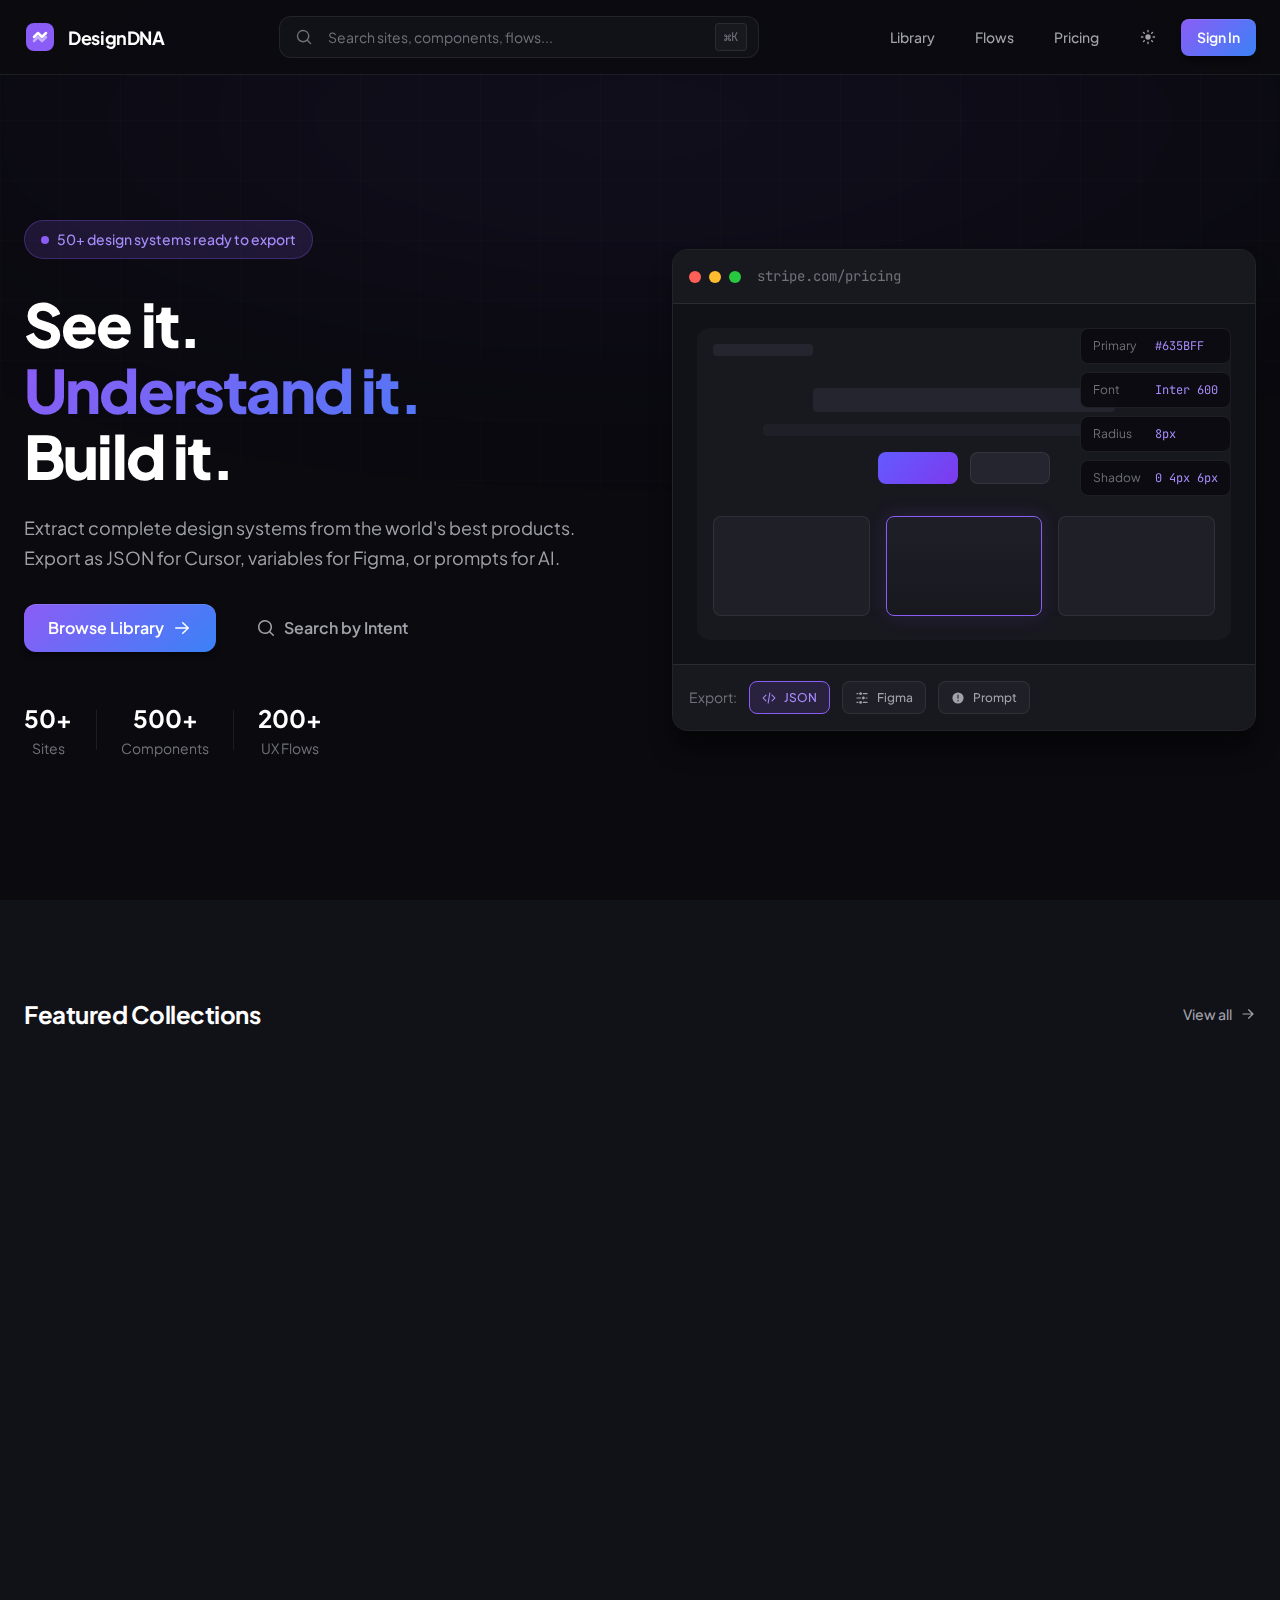
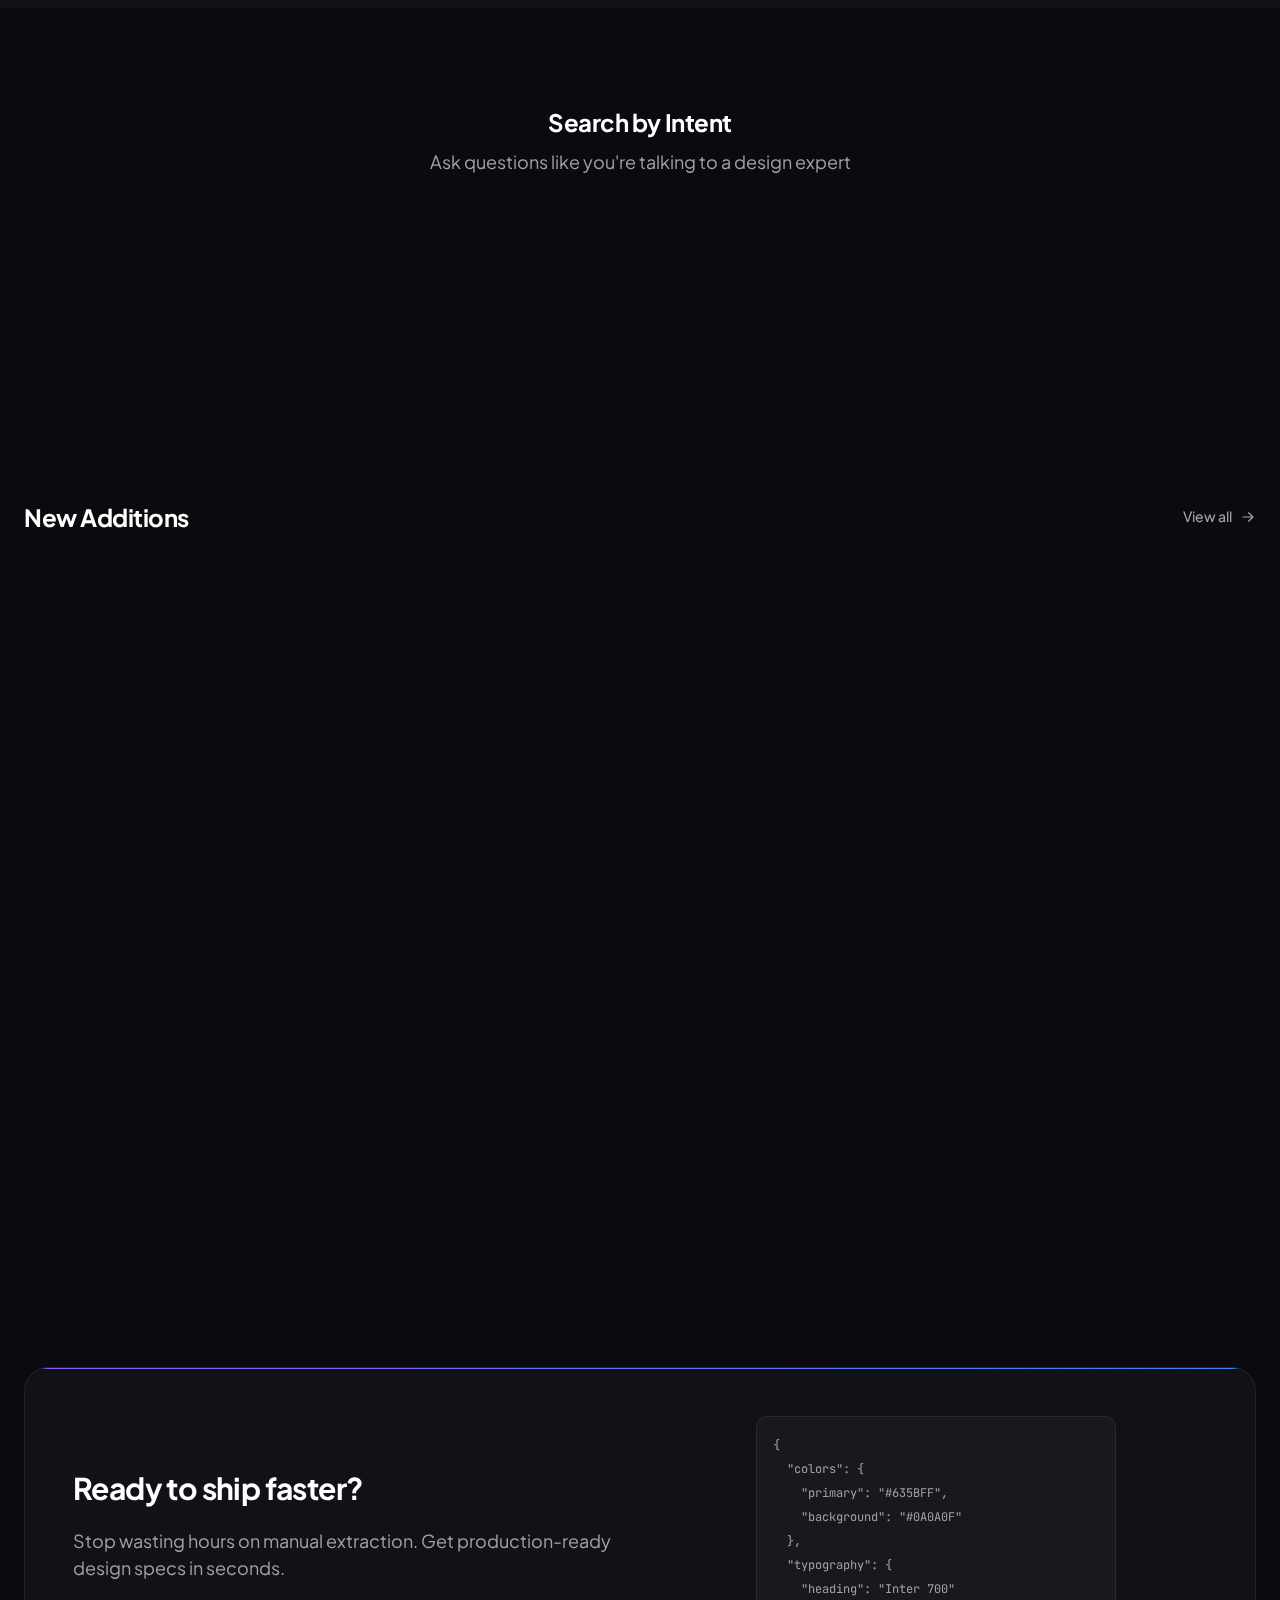
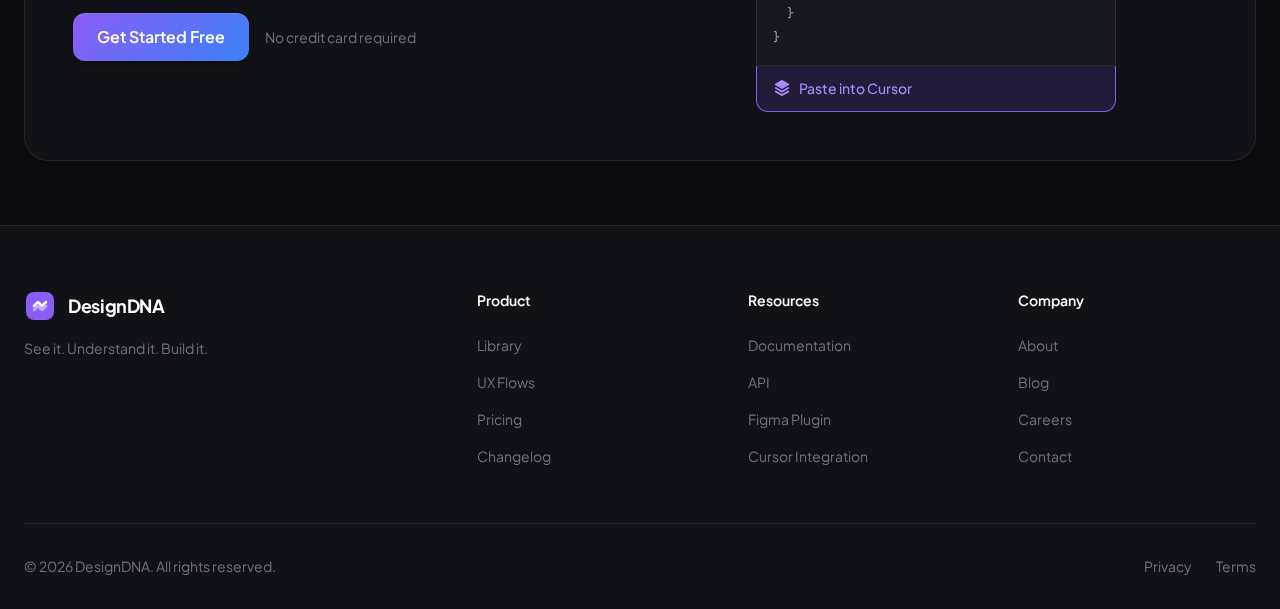
<file: prototype/index.html>
<!DOCTYPE html>
<html lang="en">
<head>
    <meta charset="UTF-8">
    <meta name="viewport" content="width=device-width, initial-scale=1.0">
    <title>DesignDNA - See it. Understand it. Build it.</title>
    <link rel="preconnect" href="https://fonts.googleapis.com">
    <link rel="preconnect" href="https://fonts.gstatic.com" crossorigin>
    <link href="https://fonts.googleapis.com/css2?family=JetBrains+Mono:wght@400;500;600&family=Plus+Jakarta+Sans:wght@400;500;600;700;800&display=swap" rel="stylesheet">
    <link rel="stylesheet" href="styles.css">
</head>
<body>
    <!-- Navigation -->
    <nav class="nav">
        <div class="nav-container">
            <a href="index.html" class="nav-logo">
                <svg class="logo-icon" viewBox="0 0 32 32" fill="none">
                    <rect x="2" y="2" width="28" height="28" rx="8" fill="url(#logo-gradient)"/>
                    <path d="M10 16L14 12L18 16L22 12" stroke="white" stroke-width="2.5" stroke-linecap="round" stroke-linejoin="round"/>
                    <path d="M10 20L14 16L18 20L22 16" stroke="white" stroke-width="2.5" stroke-linecap="round" stroke-linejoin="round" opacity="0.5"/>
                    <defs>
                        <linearGradient id="logo-gradient" x1="0" y1="0" x2="32" y2="32">
                            <stop offset="0%" stop-color="#8b5cf6"/>
                            <stop offset="100%" stop-color="#3b82f6"/>
                        </linearGradient>
                    </defs>
                </svg>
                <span class="logo-text">DesignDNA</span>
            </a>

            <div class="nav-search">
                <svg class="search-icon" viewBox="0 0 20 20" fill="currentColor">
                    <path fill-rule="evenodd" d="M9 3.5a5.5 5.5 0 100 11 5.5 5.5 0 000-11zM2 9a7 7 0 1112.452 4.391l3.328 3.329a.75.75 0 11-1.06 1.06l-3.329-3.328A7 7 0 012 9z" clip-rule="evenodd"/>
                </svg>
                <input type="text" placeholder="Search sites, components, flows..." class="search-input" id="search-input">
                <kbd class="search-shortcut">⌘K</kbd>
            </div>

            <div class="nav-links">
                <a href="library.html" class="nav-link">Library</a>
                <a href="flows.html" class="nav-link">Flows</a>
                <a href="#" class="nav-link">Pricing</a>
                <button class="btn btn-ghost" id="theme-toggle">
                    <svg class="icon-sun" viewBox="0 0 20 20" fill="currentColor">
                        <path d="M10 2a.75.75 0 01.75.75v1.5a.75.75 0 01-1.5 0v-1.5A.75.75 0 0110 2zM10 15a.75.75 0 01.75.75v1.5a.75.75 0 01-1.5 0v-1.5A.75.75 0 0110 15zM10 7a3 3 0 100 6 3 3 0 000-6zM15.657 5.404a.75.75 0 10-1.06-1.06l-1.061 1.06a.75.75 0 001.06 1.061l1.06-1.06zM6.464 14.596a.75.75 0 10-1.06-1.06l-1.06 1.06a.75.75 0 001.06 1.06l1.06-1.06zM18 10a.75.75 0 01-.75.75h-1.5a.75.75 0 010-1.5h1.5A.75.75 0 0118 10zM5 10a.75.75 0 01-.75.75h-1.5a.75.75 0 010-1.5h1.5A.75.75 0 015 10zM14.596 15.657a.75.75 0 001.06-1.06l-1.06-1.061a.75.75 0 10-1.061 1.06l1.06 1.06zM5.404 6.464a.75.75 0 001.06-1.06l-1.06-1.06a.75.75 0 10-1.061 1.06l1.06 1.06z"/>
                    </svg>
                </button>
                <a href="#" class="btn btn-primary">Sign In</a>
            </div>
        </div>
    </nav>

    <!-- Hero Section -->
    <section class="hero">
        <div class="hero-bg">
            <div class="hero-gradient"></div>
            <div class="hero-grid"></div>
        </div>

        <div class="hero-content">
            <div class="hero-badge">
                <span class="badge-dot"></span>
                <span>50+ design systems ready to export</span>
            </div>

            <h1 class="hero-title">
                <span class="title-line">See it.</span>
                <span class="title-line gradient-text">Understand it.</span>
                <span class="title-line">Build it.</span>
            </h1>

            <p class="hero-subtitle">
                Extract complete design systems from the world's best products.
                Export as JSON for Cursor, variables for Figma, or prompts for AI.
            </p>

            <div class="hero-actions">
                <a href="library.html" class="btn btn-primary btn-lg">
                    <span>Browse Library</span>
                    <svg viewBox="0 0 20 20" fill="currentColor">
                        <path fill-rule="evenodd" d="M3 10a.75.75 0 01.75-.75h10.638L10.23 5.29a.75.75 0 111.04-1.08l5.5 5.25a.75.75 0 010 1.08l-5.5 5.25a.75.75 0 11-1.04-1.08l4.158-3.96H3.75A.75.75 0 013 10z" clip-rule="evenodd"/>
                    </svg>
                </a>
                <button class="btn btn-ghost btn-lg" id="intent-search-btn">
                    <svg viewBox="0 0 20 20" fill="currentColor">
                        <path fill-rule="evenodd" d="M9 3.5a5.5 5.5 0 100 11 5.5 5.5 0 000-11zM2 9a7 7 0 1112.452 4.391l3.328 3.329a.75.75 0 11-1.06 1.06l-3.329-3.328A7 7 0 012 9z" clip-rule="evenodd"/>
                    </svg>
                    <span>Search by Intent</span>
                </button>
            </div>

            <div class="hero-stats">
                <div class="stat">
                    <span class="stat-value">50+</span>
                    <span class="stat-label">Sites</span>
                </div>
                <div class="stat-divider"></div>
                <div class="stat">
                    <span class="stat-value">500+</span>
                    <span class="stat-label">Components</span>
                </div>
                <div class="stat-divider"></div>
                <div class="stat">
                    <span class="stat-value">200+</span>
                    <span class="stat-label">UX Flows</span>
                </div>
            </div>
        </div>

        <!-- Hero Visual -->
        <div class="hero-visual">
            <div class="visual-card">
                <div class="visual-header">
                    <div class="visual-dots">
                        <span></span><span></span><span></span>
                    </div>
                    <span class="visual-url">stripe.com/pricing</span>
                </div>
                <div class="visual-content">
                    <div class="visual-screenshot">
                        <div class="screenshot-placeholder">
                            <div class="placeholder-header"></div>
                            <div class="placeholder-hero">
                                <div class="placeholder-title"></div>
                                <div class="placeholder-subtitle"></div>
                                <div class="placeholder-buttons">
                                    <span></span><span></span>
                                </div>
                            </div>
                            <div class="placeholder-cards">
                                <div class="placeholder-card"></div>
                                <div class="placeholder-card featured"></div>
                                <div class="placeholder-card"></div>
                            </div>
                        </div>
                    </div>

                    <!-- Extraction Overlay -->
                    <div class="extraction-overlay">
                        <div class="extraction-line line-1">
                            <span class="extraction-label">Primary</span>
                            <span class="extraction-value">#635BFF</span>
                        </div>
                        <div class="extraction-line line-2">
                            <span class="extraction-label">Font</span>
                            <span class="extraction-value">Inter 600</span>
                        </div>
                        <div class="extraction-line line-3">
                            <span class="extraction-label">Radius</span>
                            <span class="extraction-value">8px</span>
                        </div>
                        <div class="extraction-line line-4">
                            <span class="extraction-label">Shadow</span>
                            <span class="extraction-value">0 4px 6px</span>
                        </div>
                    </div>
                </div>

                <!-- Export Panel -->
                <div class="export-panel">
                    <span class="export-label">Export:</span>
                    <button class="export-btn active">
                        <svg viewBox="0 0 20 20" fill="currentColor">
                            <path fill-rule="evenodd" d="M6.28 5.22a.75.75 0 010 1.06L2.56 10l3.72 3.72a.75.75 0 01-1.06 1.06L.97 10.53a.75.75 0 010-1.06l4.25-4.25a.75.75 0 011.06 0zm7.44 0a.75.75 0 011.06 0l4.25 4.25a.75.75 0 010 1.06l-4.25 4.25a.75.75 0 01-1.06-1.06L17.44 10l-3.72-3.72a.75.75 0 010-1.06zM11.377 2.011a.75.75 0 01.612.867l-2.5 14.5a.75.75 0 01-1.478-.255l2.5-14.5a.75.75 0 01.866-.612z" clip-rule="evenodd"/>
                        </svg>
                        JSON
                    </button>
                    <button class="export-btn">
                        <svg viewBox="0 0 20 20" fill="currentColor">
                            <path d="M10 3.75a2 2 0 10-4 0 2 2 0 004 0zM17.25 4.5a.75.75 0 000-1.5h-5.5a.75.75 0 000 1.5h5.5zM5 3.75a.75.75 0 01-.75.75h-1.5a.75.75 0 010-1.5h1.5a.75.75 0 01.75.75zM4.25 17a.75.75 0 000-1.5h-1.5a.75.75 0 000 1.5h1.5zM17.25 17a.75.75 0 000-1.5h-5.5a.75.75 0 000 1.5h5.5zM9 10a.75.75 0 01-.75.75h-5.5a.75.75 0 010-1.5h5.5A.75.75 0 019 10zM17.25 10.75a.75.75 0 000-1.5h-1.5a.75.75 0 000 1.5h1.5zM14 10a2 2 0 10-4 0 2 2 0 004 0zM10 16.25a2 2 0 10-4 0 2 2 0 004 0z"/>
                        </svg>
                        Figma
                    </button>
                    <button class="export-btn">
                        <svg viewBox="0 0 20 20" fill="currentColor">
                            <path fill-rule="evenodd" d="M18 10a8 8 0 11-16 0 8 8 0 0116 0zm-8-5a.75.75 0 01.75.75v4.5a.75.75 0 01-1.5 0v-4.5A.75.75 0 0110 5zm0 10a1 1 0 100-2 1 1 0 000 2z" clip-rule="evenodd"/>
                        </svg>
                        Prompt
                    </button>
                </div>
            </div>
        </div>
    </section>

    <!-- Featured Collections -->
    <section class="section collections-section">
        <div class="container">
            <div class="section-header">
                <h2 class="section-title">Featured Collections</h2>
                <a href="library.html" class="section-link">
                    View all
                    <svg viewBox="0 0 20 20" fill="currentColor">
                        <path fill-rule="evenodd" d="M3 10a.75.75 0 01.75-.75h10.638L10.23 5.29a.75.75 0 111.04-1.08l5.5 5.25a.75.75 0 010 1.08l-5.5 5.25a.75.75 0 11-1.04-1.08l4.158-3.96H3.75A.75.75 0 013 10z" clip-rule="evenodd"/>
                    </svg>
                </a>
            </div>

            <div class="collections-grid">
                <a href="#" class="collection-card">
                    <div class="collection-icon dark-mode">
                        <svg viewBox="0 0 24 24" fill="currentColor">
                            <path fill-rule="evenodd" d="M9.528 1.718a.75.75 0 01.162.819A8.97 8.97 0 009 6a9 9 0 009 9 8.97 8.97 0 003.463-.69.75.75 0 01.981.98 10.503 10.503 0 01-9.694 6.46c-5.799 0-10.5-4.701-10.5-10.5 0-4.368 2.667-8.112 6.46-9.694a.75.75 0 01.818.162z" clip-rule="evenodd"/>
                        </svg>
                    </div>
                    <h3 class="collection-title">Dark Mode Kings</h3>
                    <p class="collection-desc">The best dark mode implementations from Linear, Vercel, Raycast, and more</p>
                    <span class="collection-count">12 sites</span>
                </a>

                <a href="#" class="collection-card">
                    <div class="collection-icon mobile">
                        <svg viewBox="0 0 24 24" fill="currentColor">
                            <path d="M10.5 18.75a.75.75 0 000 1.5h3a.75.75 0 000-1.5h-3z"/>
                            <path fill-rule="evenodd" d="M8.625.75A3.375 3.375 0 005.25 4.125v15.75a3.375 3.375 0 003.375 3.375h6.75a3.375 3.375 0 003.375-3.375V4.125A3.375 3.375 0 0015.375.75h-6.75zM7.5 4.125C7.5 3.504 8.004 3 8.625 3H9.75v.375c0 .621.504 1.125 1.125 1.125h2.25c.621 0 1.125-.504 1.125-1.125V3h1.125c.621 0 1.125.504 1.125 1.125v15.75c0 .621-.504 1.125-1.125 1.125h-6.75A1.125 1.125 0 017.5 19.875V4.125z" clip-rule="evenodd"/>
                        </svg>
                    </div>
                    <h3 class="collection-title">Mobile Excellence</h3>
                    <p class="collection-desc">Top iOS and Android app design systems from Mercury, Cash App, and Robinhood</p>
                    <span class="collection-count">8 sites</span>
                </a>

                <a href="#" class="collection-card">
                    <div class="collection-icon devtools">
                        <svg viewBox="0 0 24 24" fill="currentColor">
                            <path fill-rule="evenodd" d="M14.447 3.027a.75.75 0 01.527.92l-4.5 16.5a.75.75 0 01-1.448-.394l4.5-16.5a.75.75 0 01.921-.526zM16.72 6.22a.75.75 0 011.06 0l5.25 5.25a.75.75 0 010 1.06l-5.25 5.25a.75.75 0 11-1.06-1.06L21.44 12l-4.72-4.72a.75.75 0 010-1.06zm-9.44 0a.75.75 0 010 1.06L2.56 12l4.72 4.72a.75.75 0 11-1.06 1.06L.97 12.53a.75.75 0 010-1.06l5.25-5.25a.75.75 0 011.06 0z" clip-rule="evenodd"/>
                        </svg>
                    </div>
                    <h3 class="collection-title">Dev Tool Aesthetic</h3>
                    <p class="collection-desc">Stripe, Vercel, Supabase - the design language developers love</p>
                    <span class="collection-count">15 sites</span>
                </a>

                <a href="#" class="collection-card">
                    <div class="collection-icon fintech">
                        <svg viewBox="0 0 24 24" fill="currentColor">
                            <path d="M12 7.5a2.25 2.25 0 100 4.5 2.25 2.25 0 000-4.5z"/>
                            <path fill-rule="evenodd" d="M1.5 4.875C1.5 3.839 2.34 3 3.375 3h17.25c1.035 0 1.875.84 1.875 1.875v9.75c0 1.036-.84 1.875-1.875 1.875H3.375A1.875 1.875 0 011.5 14.625v-9.75zM8.25 9.75a3.75 3.75 0 117.5 0 3.75 3.75 0 01-7.5 0zM18.75 9a.75.75 0 00-.75.75v.008c0 .414.336.75.75.75h.008a.75.75 0 00.75-.75V9.75a.75.75 0 00-.75-.75h-.008zM4.5 9.75A.75.75 0 015.25 9h.008a.75.75 0 01.75.75v.008a.75.75 0 01-.75.75H5.25a.75.75 0 01-.75-.75V9.75z" clip-rule="evenodd"/>
                            <path d="M2.25 18a.75.75 0 000 1.5c5.4 0 10.63.722 15.6 2.075 1.19.324 2.4-.558 2.4-1.82V18.75a.75.75 0 00-.75-.75H2.25z"/>
                        </svg>
                    </div>
                    <h3 class="collection-title">Fintech Refined</h3>
                    <p class="collection-desc">Mercury, Ramp, Brex - trust-building financial interfaces</p>
                    <span class="collection-count">10 sites</span>
                </a>
            </div>
        </div>
    </section>

    <!-- Intent Search Section -->
    <section class="section intent-section">
        <div class="container">
            <div class="intent-content">
                <h2 class="section-title">Search by Intent</h2>
                <p class="section-subtitle">Ask questions like you're talking to a design expert</p>

                <div class="intent-examples">
                    <button class="intent-chip" data-query="How do top SaaS apps handle pricing page design?">
                        <svg viewBox="0 0 20 20" fill="currentColor">
                            <path d="M9.25 13.25a.75.75 0 001.5 0V4.636l2.955 3.129a.75.75 0 001.09-1.03l-4.25-4.5a.75.75 0 00-1.09 0l-4.25 4.5a.75.75 0 101.09 1.03L9.25 4.636v8.614z"/>
                            <path d="M3.5 12.75a.75.75 0 00-1.5 0v2.5A2.75 2.75 0 004.75 18h10.5A2.75 2.75 0 0018 15.25v-2.5a.75.75 0 00-1.5 0v2.5c0 .69-.56 1.25-1.25 1.25H4.75c-.69 0-1.25-.56-1.25-1.25v-2.5z"/>
                        </svg>
                        How do top SaaS apps handle pricing page design?
                    </button>

                    <button class="intent-chip" data-query="Best onboarding flows for fintech apps">
                        <svg viewBox="0 0 20 20" fill="currentColor">
                            <path fill-rule="evenodd" d="M3 4.25A2.25 2.25 0 015.25 2h5.5A2.25 2.25 0 0113 4.25v2a.75.75 0 01-1.5 0v-2a.75.75 0 00-.75-.75h-5.5a.75.75 0 00-.75.75v11.5c0 .414.336.75.75.75h5.5a.75.75 0 00.75-.75v-2a.75.75 0 011.5 0v2A2.25 2.25 0 0110.75 18h-5.5A2.25 2.25 0 013 15.75V4.25z" clip-rule="evenodd"/>
                            <path fill-rule="evenodd" d="M6 10a.75.75 0 01.75-.75h9.546l-1.048-.943a.75.75 0 111.004-1.114l2.5 2.25a.75.75 0 010 1.114l-2.5 2.25a.75.75 0 11-1.004-1.114l1.048-.943H6.75A.75.75 0 016 10z" clip-rule="evenodd"/>
                        </svg>
                        Best onboarding flows for fintech apps
                    </button>

                    <button class="intent-chip" data-query="Dark mode button component examples">
                        <svg viewBox="0 0 20 20" fill="currentColor">
                            <path d="M4.25 2A2.25 2.25 0 002 4.25v2.5A2.25 2.25 0 004.25 9h2.5A2.25 2.25 0 009 6.75v-2.5A2.25 2.25 0 006.75 2h-2.5zM4.25 11A2.25 2.25 0 002 13.25v2.5A2.25 2.25 0 004.25 18h2.5A2.25 2.25 0 009 15.75v-2.5A2.25 2.25 0 006.75 11h-2.5zM11 4.25A2.25 2.25 0 0113.25 2h2.5A2.25 2.25 0 0118 4.25v2.5A2.25 2.25 0 0115.75 9h-2.5A2.25 2.25 0 0111 6.75v-2.5zM13.25 11A2.25 2.25 0 0011 13.25v2.5A2.25 2.25 0 0013.25 18h2.5A2.25 2.25 0 0018 15.75v-2.5A2.25 2.25 0 0015.75 11h-2.5z"/>
                        </svg>
                        Dark mode button component examples
                    </button>

                    <button class="intent-chip" data-query="How does Linear handle empty states?">
                        <svg viewBox="0 0 20 20" fill="currentColor">
                            <path fill-rule="evenodd" d="M4.5 2A1.5 1.5 0 003 3.5v13A1.5 1.5 0 004.5 18h11a1.5 1.5 0 001.5-1.5V7.621a1.5 1.5 0 00-.44-1.06l-4.12-4.122A1.5 1.5 0 0011.378 2H4.5zm2.25 8.5a.75.75 0 000 1.5h6.5a.75.75 0 000-1.5h-6.5zm0 3a.75.75 0 000 1.5h6.5a.75.75 0 000-1.5h-6.5z" clip-rule="evenodd"/>
                        </svg>
                        How does Linear handle empty states?
                    </button>
                </div>
            </div>
        </div>
    </section>

    <!-- New Additions Section -->
    <section class="section sites-section">
        <div class="container">
            <div class="section-header">
                <h2 class="section-title">New Additions</h2>
                <a href="library.html" class="section-link">
                    View all
                    <svg viewBox="0 0 20 20" fill="currentColor">
                        <path fill-rule="evenodd" d="M3 10a.75.75 0 01.75-.75h10.638L10.23 5.29a.75.75 0 111.04-1.08l5.5 5.25a.75.75 0 010 1.08l-5.5 5.25a.75.75 0 11-1.04-1.08l4.158-3.96H3.75A.75.75 0 013 10z" clip-rule="evenodd"/>
                    </svg>
                </a>
            </div>

            <div class="sites-grid">
                <a href="site-detail.html" class="site-card">
                    <div class="site-preview">
                        <div class="site-screenshot stripe-preview">
                            <div class="preview-nav">
                                <span class="preview-logo"></span>
                                <div class="preview-nav-items">
                                    <span></span><span></span><span></span>
                                </div>
                            </div>
                            <div class="preview-content">
                                <div class="preview-headline"></div>
                                <div class="preview-subline"></div>
                            </div>
                        </div>
                        <div class="site-overlay">
                            <div class="site-overlay-actions">
                                <span class="site-view-btn">View Design System</span>
                                <div class="site-actions-dropdown">
                                    <button class="site-action-btn">
                                        <svg viewBox="0 0 20 20" fill="currentColor">
                                            <path d="M10 3a1.5 1.5 0 110 3 1.5 1.5 0 010-3zM10 8.5a1.5 1.5 0 110 3 1.5 1.5 0 010-3zM11.5 15.5a1.5 1.5 0 10-3 0 1.5 1.5 0 003 0z"/>
                                        </svg>
                                    </button>
                                    <div class="site-actions-menu">
                                        <button class="site-action-option" data-action="collection">
                                            <svg viewBox="0 0 20 20" fill="currentColor">
                                                <path d="M3.196 12.87l-.825.483a.75.75 0 000 1.294l7.25 4.25a.75.75 0 00.758 0l7.25-4.25a.75.75 0 000-1.294l-.825-.484-5.666 3.322a2.25 2.25 0 01-2.276 0L3.196 12.87z"/>
                                                <path d="M3.196 8.87l-.825.483a.75.75 0 000 1.294l7.25 4.25a.75.75 0 00.758 0l7.25-4.25a.75.75 0 000-1.294l-.825-.484-5.666 3.322a2.25 2.25 0 01-2.276 0L3.196 8.87z"/>
                                                <path d="M10.38 1.103a.75.75 0 00-.76 0l-7.25 4.25a.75.75 0 000 1.294l7.25 4.25a.75.75 0 00.76 0l7.25-4.25a.75.75 0 000-1.294l-7.25-4.25z"/>
                                            </svg>
                                            <span>Add To Collection</span>
                                        </button>
                                        <button class="site-action-option" data-action="download">
                                            <svg viewBox="0 0 20 20" fill="currentColor">
                                                <path d="M10.75 2.75a.75.75 0 00-1.5 0v8.614L6.295 8.235a.75.75 0 10-1.09 1.03l4.25 4.5a.75.75 0 001.09 0l4.25-4.5a.75.75 0 00-1.09-1.03l-2.955 3.129V2.75z"/>
                                                <path d="M3.5 12.75a.75.75 0 00-1.5 0v2.5A2.75 2.75 0 004.75 18h10.5A2.75 2.75 0 0018 15.25v-2.5a.75.75 0 00-1.5 0v2.5c0 .69-.56 1.25-1.25 1.25H4.75c-.69 0-1.25-.56-1.25-1.25v-2.5z"/>
                                            </svg>
                                            <span>Download PNG</span>
                                        </button>
                                    </div>
                                </div>
                            </div>
                        </div>
                    </div>
                    <div class="site-info">
                        <h3 class="site-name">Stripe</h3>
                        <div class="site-tags">
                            <span class="site-tag">Fintech</span>
                            <span class="site-tag">Dev Tools</span>
                        </div>
                    </div>
                </a>

                <a href="#" class="site-card">
                    <div class="site-preview">
                        <div class="site-screenshot linear-preview">
                            <div class="preview-nav dark">
                                <span class="preview-logo"></span>
                            </div>
                            <div class="preview-content">
                                <div class="preview-headline"></div>
                                <div class="preview-cards">
                                    <span></span><span></span><span></span>
                                </div>
                            </div>
                        </div>
                        <div class="site-overlay">
                            <div class="site-overlay-actions">
                                <span class="site-view-btn">View Design System</span>
                                <div class="site-actions-dropdown">
                                    <button class="site-action-btn">
                                        <svg viewBox="0 0 20 20" fill="currentColor">
                                            <path d="M10 3a1.5 1.5 0 110 3 1.5 1.5 0 010-3zM10 8.5a1.5 1.5 0 110 3 1.5 1.5 0 010-3zM11.5 15.5a1.5 1.5 0 10-3 0 1.5 1.5 0 003 0z"/>
                                        </svg>
                                    </button>
                                    <div class="site-actions-menu">
                                        <button class="site-action-option" data-action="collection">
                                            <svg viewBox="0 0 20 20" fill="currentColor">
                                                <path d="M3.196 12.87l-.825.483a.75.75 0 000 1.294l7.25 4.25a.75.75 0 00.758 0l7.25-4.25a.75.75 0 000-1.294l-.825-.484-5.666 3.322a2.25 2.25 0 01-2.276 0L3.196 12.87z"/>
                                                <path d="M3.196 8.87l-.825.483a.75.75 0 000 1.294l7.25 4.25a.75.75 0 00.758 0l7.25-4.25a.75.75 0 000-1.294l-.825-.484-5.666 3.322a2.25 2.25 0 01-2.276 0L3.196 8.87z"/>
                                                <path d="M10.38 1.103a.75.75 0 00-.76 0l-7.25 4.25a.75.75 0 000 1.294l7.25 4.25a.75.75 0 00.76 0l7.25-4.25a.75.75 0 000-1.294l-7.25-4.25z"/>
                                            </svg>
                                            <span>Add To Collection</span>
                                        </button>
                                        <button class="site-action-option" data-action="download">
                                            <svg viewBox="0 0 20 20" fill="currentColor">
                                                <path d="M10.75 2.75a.75.75 0 00-1.5 0v8.614L6.295 8.235a.75.75 0 10-1.09 1.03l4.25 4.5a.75.75 0 001.09 0l4.25-4.5a.75.75 0 00-1.09-1.03l-2.955 3.129V2.75z"/>
                                                <path d="M3.5 12.75a.75.75 0 00-1.5 0v2.5A2.75 2.75 0 004.75 18h10.5A2.75 2.75 0 0018 15.25v-2.5a.75.75 0 00-1.5 0v2.5c0 .69-.56 1.25-1.25 1.25H4.75c-.69 0-1.25-.56-1.25-1.25v-2.5z"/>
                                            </svg>
                                            <span>Download PNG</span>
                                        </button>
                                    </div>
                                </div>
                            </div>
                        </div>
                    </div>
                    <div class="site-info">
                        <h3 class="site-name">Linear</h3>
                        <div class="site-tags">
                            <span class="site-tag">Productivity</span>
                            <span class="site-tag">Dark Mode</span>
                        </div>
                    </div>
                </a>

                <a href="#" class="site-card">
                    <div class="site-preview">
                        <div class="site-screenshot vercel-preview">
                            <div class="preview-nav dark">
                                <span class="preview-logo triangle"></span>
                            </div>
                            <div class="preview-content">
                                <div class="preview-code">
                                    <span></span>
                                    <span></span>
                                    <span></span>
                                </div>
                            </div>
                        </div>
                        <div class="site-overlay">
                            <div class="site-overlay-actions">
                                <span class="site-view-btn">View Design System</span>
                                <div class="site-actions-dropdown">
                                    <button class="site-action-btn">
                                        <svg viewBox="0 0 20 20" fill="currentColor">
                                            <path d="M10 3a1.5 1.5 0 110 3 1.5 1.5 0 010-3zM10 8.5a1.5 1.5 0 110 3 1.5 1.5 0 010-3zM11.5 15.5a1.5 1.5 0 10-3 0 1.5 1.5 0 003 0z"/>
                                        </svg>
                                    </button>
                                    <div class="site-actions-menu">
                                        <button class="site-action-option" data-action="collection">
                                            <svg viewBox="0 0 20 20" fill="currentColor">
                                                <path d="M3.196 12.87l-.825.483a.75.75 0 000 1.294l7.25 4.25a.75.75 0 00.758 0l7.25-4.25a.75.75 0 000-1.294l-.825-.484-5.666 3.322a2.25 2.25 0 01-2.276 0L3.196 12.87z"/>
                                                <path d="M3.196 8.87l-.825.483a.75.75 0 000 1.294l7.25 4.25a.75.75 0 00.758 0l7.25-4.25a.75.75 0 000-1.294l-.825-.484-5.666 3.322a2.25 2.25 0 01-2.276 0L3.196 8.87z"/>
                                                <path d="M10.38 1.103a.75.75 0 00-.76 0l-7.25 4.25a.75.75 0 000 1.294l7.25 4.25a.75.75 0 00.76 0l7.25-4.25a.75.75 0 000-1.294l-7.25-4.25z"/>
                                            </svg>
                                            <span>Add To Collection</span>
                                        </button>
                                        <button class="site-action-option" data-action="download">
                                            <svg viewBox="0 0 20 20" fill="currentColor">
                                                <path d="M10.75 2.75a.75.75 0 00-1.5 0v8.614L6.295 8.235a.75.75 0 10-1.09 1.03l4.25 4.5a.75.75 0 001.09 0l4.25-4.5a.75.75 0 00-1.09-1.03l-2.955 3.129V2.75z"/>
                                                <path d="M3.5 12.75a.75.75 0 00-1.5 0v2.5A2.75 2.75 0 004.75 18h10.5A2.75 2.75 0 0018 15.25v-2.5a.75.75 0 00-1.5 0v2.5c0 .69-.56 1.25-1.25 1.25H4.75c-.69 0-1.25-.56-1.25-1.25v-2.5z"/>
                                            </svg>
                                            <span>Download PNG</span>
                                        </button>
                                    </div>
                                </div>
                            </div>
                        </div>
                    </div>
                    <div class="site-info">
                        <h3 class="site-name">Vercel</h3>
                        <div class="site-tags">
                            <span class="site-tag">Dev Tools</span>
                            <span class="site-tag">Dark Mode</span>
                        </div>
                    </div>
                </a>

                <a href="#" class="site-card">
                    <div class="site-preview">
                        <div class="site-screenshot mercury-preview">
                            <div class="preview-nav">
                                <span class="preview-logo"></span>
                            </div>
                            <div class="preview-content">
                                <div class="preview-balance">$125,430.00</div>
                                <div class="preview-chart"></div>
                            </div>
                        </div>
                        <div class="site-overlay">
                            <div class="site-overlay-actions">
                                <span class="site-view-btn">View Design System</span>
                                <div class="site-actions-dropdown">
                                    <button class="site-action-btn">
                                        <svg viewBox="0 0 20 20" fill="currentColor">
                                            <path d="M10 3a1.5 1.5 0 110 3 1.5 1.5 0 010-3zM10 8.5a1.5 1.5 0 110 3 1.5 1.5 0 010-3zM11.5 15.5a1.5 1.5 0 10-3 0 1.5 1.5 0 003 0z"/>
                                        </svg>
                                    </button>
                                    <div class="site-actions-menu">
                                        <button class="site-action-option" data-action="collection">
                                            <svg viewBox="0 0 20 20" fill="currentColor">
                                                <path d="M3.196 12.87l-.825.483a.75.75 0 000 1.294l7.25 4.25a.75.75 0 00.758 0l7.25-4.25a.75.75 0 000-1.294l-.825-.484-5.666 3.322a2.25 2.25 0 01-2.276 0L3.196 12.87z"/>
                                                <path d="M3.196 8.87l-.825.483a.75.75 0 000 1.294l7.25 4.25a.75.75 0 00.758 0l7.25-4.25a.75.75 0 000-1.294l-.825-.484-5.666 3.322a2.25 2.25 0 01-2.276 0L3.196 8.87z"/>
                                                <path d="M10.38 1.103a.75.75 0 00-.76 0l-7.25 4.25a.75.75 0 000 1.294l7.25 4.25a.75.75 0 00.76 0l7.25-4.25a.75.75 0 000-1.294l-7.25-4.25z"/>
                                            </svg>
                                            <span>Add To Collection</span>
                                        </button>
                                        <button class="site-action-option" data-action="download">
                                            <svg viewBox="0 0 20 20" fill="currentColor">
                                                <path d="M10.75 2.75a.75.75 0 00-1.5 0v8.614L6.295 8.235a.75.75 0 10-1.09 1.03l4.25 4.5a.75.75 0 001.09 0l4.25-4.5a.75.75 0 00-1.09-1.03l-2.955 3.129V2.75z"/>
                                                <path d="M3.5 12.75a.75.75 0 00-1.5 0v2.5A2.75 2.75 0 004.75 18h10.5A2.75 2.75 0 0018 15.25v-2.5a.75.75 0 00-1.5 0v2.5c0 .69-.56 1.25-1.25 1.25H4.75c-.69 0-1.25-.56-1.25-1.25v-2.5z"/>
                                            </svg>
                                            <span>Download PNG</span>
                                        </button>
                                    </div>
                                </div>
                            </div>
                        </div>
                    </div>
                    <div class="site-info">
                        <h3 class="site-name">Mercury</h3>
                        <div class="site-tags">
                            <span class="site-tag">Fintech</span>
                            <span class="site-tag">Mobile</span>
                        </div>
                    </div>
                </a>

                <a href="#" class="site-card">
                    <div class="site-preview">
                        <div class="site-screenshot raycast-preview">
                            <div class="preview-content dark">
                                <div class="preview-command-bar">
                                    <span class="preview-search-icon"></span>
                                    <span class="preview-input"></span>
                                </div>
                                <div class="preview-results">
                                    <span></span><span></span><span></span>
                                </div>
                            </div>
                        </div>
                        <div class="site-overlay">
                            <div class="site-overlay-actions">
                                <span class="site-view-btn">View Design System</span>
                                <div class="site-actions-dropdown">
                                    <button class="site-action-btn">
                                        <svg viewBox="0 0 20 20" fill="currentColor">
                                            <path d="M10 3a1.5 1.5 0 110 3 1.5 1.5 0 010-3zM10 8.5a1.5 1.5 0 110 3 1.5 1.5 0 010-3zM11.5 15.5a1.5 1.5 0 10-3 0 1.5 1.5 0 003 0z"/>
                                        </svg>
                                    </button>
                                    <div class="site-actions-menu">
                                        <button class="site-action-option" data-action="collection">
                                            <svg viewBox="0 0 20 20" fill="currentColor">
                                                <path d="M3.196 12.87l-.825.483a.75.75 0 000 1.294l7.25 4.25a.75.75 0 00.758 0l7.25-4.25a.75.75 0 000-1.294l-.825-.484-5.666 3.322a2.25 2.25 0 01-2.276 0L3.196 12.87z"/>
                                                <path d="M3.196 8.87l-.825.483a.75.75 0 000 1.294l7.25 4.25a.75.75 0 00.758 0l7.25-4.25a.75.75 0 000-1.294l-.825-.484-5.666 3.322a2.25 2.25 0 01-2.276 0L3.196 8.87z"/>
                                                <path d="M10.38 1.103a.75.75 0 00-.76 0l-7.25 4.25a.75.75 0 000 1.294l7.25 4.25a.75.75 0 00.76 0l7.25-4.25a.75.75 0 000-1.294l-7.25-4.25z"/>
                                            </svg>
                                            <span>Add To Collection</span>
                                        </button>
                                        <button class="site-action-option" data-action="download">
                                            <svg viewBox="0 0 20 20" fill="currentColor">
                                                <path d="M10.75 2.75a.75.75 0 00-1.5 0v8.614L6.295 8.235a.75.75 0 10-1.09 1.03l4.25 4.5a.75.75 0 001.09 0l4.25-4.5a.75.75 0 00-1.09-1.03l-2.955 3.129V2.75z"/>
                                                <path d="M3.5 12.75a.75.75 0 00-1.5 0v2.5A2.75 2.75 0 004.75 18h10.5A2.75 2.75 0 0018 15.25v-2.5a.75.75 0 00-1.5 0v2.5c0 .69-.56 1.25-1.25 1.25H4.75c-.69 0-1.25-.56-1.25-1.25v-2.5z"/>
                                            </svg>
                                            <span>Download PNG</span>
                                        </button>
                                    </div>
                                </div>
                            </div>
                        </div>
                    </div>
                    <div class="site-info">
                        <h3 class="site-name">Raycast</h3>
                        <div class="site-tags">
                            <span class="site-tag">Productivity</span>
                            <span class="site-tag">Dark Mode</span>
                        </div>
                    </div>
                </a>
            </div>
        </div>
    </section>

    <!-- CTA Section -->
    <section class="section cta-section">
        <div class="container">
            <div class="cta-card">
                <div class="cta-content">
                    <h2 class="cta-title">Ready to ship faster?</h2>
                    <p class="cta-desc">Stop wasting hours on manual extraction. Get production-ready design specs in seconds.</p>
                    <div class="cta-actions">
                        <a href="library.html" class="btn btn-primary btn-lg">Get Started Free</a>
                        <span class="cta-note">No credit card required</span>
                    </div>
                </div>
                <div class="cta-visual">
                    <div class="cta-export-demo">
                        <div class="demo-code">
                            <pre><code>{
  "colors": {
    "primary": "#635BFF",
    "background": "#0A0A0F"
  },
  "typography": {
    "heading": "Inter 700"
  }
}</code></pre>
                        </div>
                        <div class="demo-cursor">
                            <svg viewBox="0 0 20 20" fill="currentColor">
                                <path d="M3.196 12.87l-.825.483a.75.75 0 000 1.294l7.25 4.25a.75.75 0 00.758 0l7.25-4.25a.75.75 0 000-1.294l-.825-.484-5.666 3.322a2.25 2.25 0 01-2.276 0L3.196 12.87z"/>
                                <path d="M3.196 8.87l-.825.483a.75.75 0 000 1.294l7.25 4.25a.75.75 0 00.758 0l7.25-4.25a.75.75 0 000-1.294l-.825-.484-5.666 3.322a2.25 2.25 0 01-2.276 0L3.196 8.87z"/>
                                <path d="M10.38 1.103a.75.75 0 00-.76 0l-7.25 4.25a.75.75 0 000 1.294l7.25 4.25a.75.75 0 00.76 0l7.25-4.25a.75.75 0 000-1.294l-7.25-4.25z"/>
                            </svg>
                            <span>Paste into Cursor</span>
                        </div>
                    </div>
                </div>
            </div>
        </div>
    </section>

    <!-- Footer -->
    <footer class="footer">
        <div class="container">
            <div class="footer-content">
                <div class="footer-brand">
                    <a href="index.html" class="nav-logo">
                        <svg class="logo-icon" viewBox="0 0 32 32" fill="none">
                            <rect x="2" y="2" width="28" height="28" rx="8" fill="url(#footer-logo-gradient)"/>
                            <path d="M10 16L14 12L18 16L22 12" stroke="white" stroke-width="2.5" stroke-linecap="round" stroke-linejoin="round"/>
                            <path d="M10 20L14 16L18 20L22 16" stroke="white" stroke-width="2.5" stroke-linecap="round" stroke-linejoin="round" opacity="0.5"/>
                            <defs>
                                <linearGradient id="footer-logo-gradient" x1="0" y1="0" x2="32" y2="32">
                                    <stop offset="0%" stop-color="#8b5cf6"/>
                                    <stop offset="100%" stop-color="#3b82f6"/>
                                </linearGradient>
                            </defs>
                        </svg>
                        <span class="logo-text">DesignDNA</span>
                    </a>
                    <p class="footer-tagline">See it. Understand it. Build it.</p>
                </div>

                <div class="footer-links">
                    <div class="footer-column">
                        <h4>Product</h4>
                        <a href="library.html">Library</a>
                        <a href="flows.html">UX Flows</a>
                        <a href="#">Pricing</a>
                        <a href="#">Changelog</a>
                    </div>
                    <div class="footer-column">
                        <h4>Resources</h4>
                        <a href="#">Documentation</a>
                        <a href="#">API</a>
                        <a href="#">Figma Plugin</a>
                        <a href="#">Cursor Integration</a>
                    </div>
                    <div class="footer-column">
                        <h4>Company</h4>
                        <a href="#">About</a>
                        <a href="#">Blog</a>
                        <a href="#">Careers</a>
                        <a href="#">Contact</a>
                    </div>
                </div>
            </div>

            <div class="footer-bottom">
                <p>&copy; 2026 DesignDNA. All rights reserved.</p>
                <div class="footer-legal">
                    <a href="#">Privacy</a>
                    <a href="#">Terms</a>
                </div>
            </div>
        </div>
    </footer>

    <!-- Search Modal -->
    <div class="search-modal" id="search-modal">
        <div class="search-modal-overlay"></div>
        <div class="search-modal-content">
            <div class="search-modal-header">
                <svg viewBox="0 0 20 20" fill="currentColor">
                    <path fill-rule="evenodd" d="M9 3.5a5.5 5.5 0 100 11 5.5 5.5 0 000-11zM2 9a7 7 0 1112.452 4.391l3.328 3.329a.75.75 0 11-1.06 1.06l-3.329-3.328A7 7 0 012 9z" clip-rule="evenodd"/>
                </svg>
                <input type="text" placeholder="Search sites, components, flows..." class="search-modal-input" id="search-modal-input">
                <kbd>ESC</kbd>
            </div>
            <div class="search-modal-body">
                <div class="search-suggestions">
                    <h4>Suggestions</h4>
                    <a href="#" class="search-suggestion">
                        <svg viewBox="0 0 20 20" fill="currentColor">
                            <path fill-rule="evenodd" d="M9 3.5a5.5 5.5 0 100 11 5.5 5.5 0 000-11zM2 9a7 7 0 1112.452 4.391l3.328 3.329a.75.75 0 11-1.06 1.06l-3.329-3.328A7 7 0 012 9z" clip-rule="evenodd"/>
                        </svg>
                        <span>How do top SaaS apps handle pricing?</span>
                        <span class="search-type">Intent</span>
                    </a>
                    <a href="#" class="search-suggestion">
                        <svg viewBox="0 0 20 20" fill="currentColor">
                            <path fill-rule="evenodd" d="M4.5 2A2.5 2.5 0 002 4.5v11A2.5 2.5 0 004.5 18h11a2.5 2.5 0 002.5-2.5v-11A2.5 2.5 0 0015.5 2h-11zM6 7a1 1 0 011-1h6a1 1 0 110 2H7a1 1 0 01-1-1zm1 3a1 1 0 100 2h6a1 1 0 100-2H7zm-1 5a1 1 0 011-1h3a1 1 0 110 2H7a1 1 0 01-1-1z" clip-rule="evenodd"/>
                        </svg>
                        <span>Button components</span>
                        <span class="search-type">Components</span>
                    </a>
                    <a href="#" class="search-suggestion">
                        <svg viewBox="0 0 20 20" fill="currentColor">
                            <path d="M10 3.75a2 2 0 10-4 0 2 2 0 004 0zM17.25 4.5a.75.75 0 000-1.5h-5.5a.75.75 0 000 1.5h5.5z"/>
                        </svg>
                        <span>Stripe</span>
                        <span class="search-type">Site</span>
                    </a>
                </div>
                <div class="search-recent">
                    <h4>Recent</h4>
                    <a href="#" class="search-suggestion">
                        <svg viewBox="0 0 20 20" fill="currentColor">
                            <path fill-rule="evenodd" d="M10 18a8 8 0 100-16 8 8 0 000 16zm.75-13a.75.75 0 00-1.5 0v5c0 .414.336.75.75.75h4a.75.75 0 000-1.5h-3.25V5z" clip-rule="evenodd"/>
                        </svg>
                        <span>Dark mode implementations</span>
                    </a>
                </div>
            </div>
        </div>
    </div>

    <script src="script.js"></script>
</body>
</html>
</file>
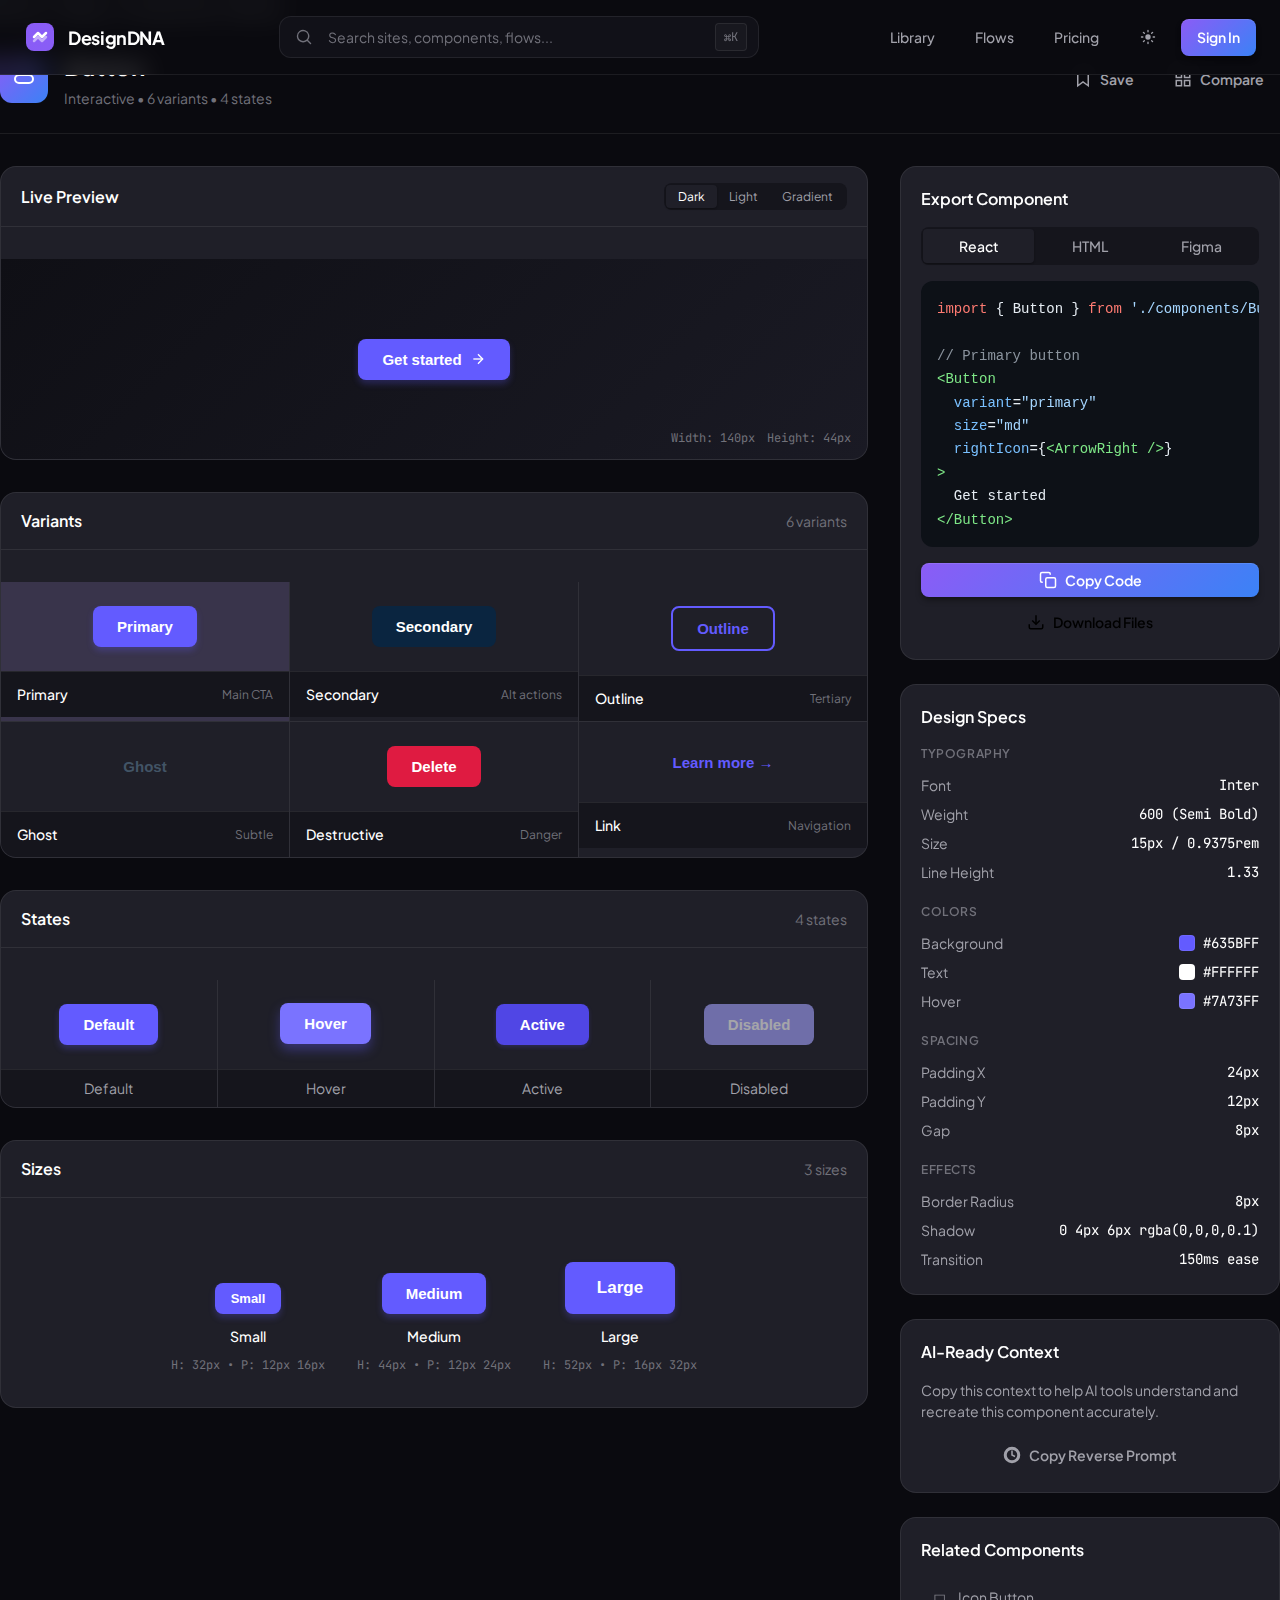
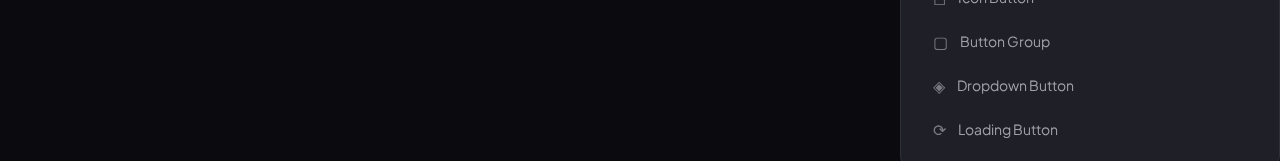
<file: prototype/component-detail.html>
<!DOCTYPE html>
<html lang="en">
<head>
    <meta charset="UTF-8">
    <meta name="viewport" content="width=device-width, initial-scale=1.0">
    <title>Button Component - Stripe | DesignDNA</title>
    <link rel="preconnect" href="https://fonts.googleapis.com">
    <link rel="preconnect" href="https://fonts.gstatic.com" crossorigin>
    <link href="https://fonts.googleapis.com/css2?family=Plus+Jakarta+Sans:wght@400;500;600;700&family=JetBrains+Mono:wght@400;500&display=swap" rel="stylesheet">
    <link rel="stylesheet" href="styles.css">
    <link rel="stylesheet" href="component-detail.css">
</head>
<body>
    <!-- Navigation -->
    <nav class="nav">
        <div class="nav-container">
            <a href="index.html" class="nav-logo">
                <svg class="logo-icon" viewBox="0 0 32 32" fill="none">
                    <rect x="2" y="2" width="28" height="28" rx="8" fill="url(#logo-gradient)"/>
                    <path d="M10 16L14 12L18 16L22 12" stroke="white" stroke-width="2.5" stroke-linecap="round" stroke-linejoin="round"/>
                    <path d="M10 20L14 16L18 20L22 16" stroke="white" stroke-width="2.5" stroke-linecap="round" stroke-linejoin="round" opacity="0.5"/>
                    <defs>
                        <linearGradient id="logo-gradient" x1="0" y1="0" x2="32" y2="32">
                            <stop offset="0%" stop-color="#8b5cf6"/>
                            <stop offset="100%" stop-color="#3b82f6"/>
                        </linearGradient>
                    </defs>
                </svg>
                <span class="logo-text">DesignDNA</span>
            </a>

            <div class="nav-search">
                <svg class="search-icon" viewBox="0 0 20 20" fill="currentColor">
                    <path fill-rule="evenodd" d="M9 3.5a5.5 5.5 0 100 11 5.5 5.5 0 000-11zM2 9a7 7 0 1112.452 4.391l3.328 3.329a.75.75 0 11-1.06 1.06l-3.329-3.328A7 7 0 012 9z" clip-rule="evenodd"/>
                </svg>
                <input type="text" placeholder="Search sites, components, flows..." class="search-input" id="search-input">
                <kbd class="search-shortcut">⌘K</kbd>
            </div>

            <div class="nav-links">
                <a href="library.html" class="nav-link">Library</a>
                <a href="#" class="nav-link">Flows</a>
                <a href="#" class="nav-link">Pricing</a>
                <button class="btn btn-ghost" id="theme-toggle">
                    <svg class="icon-sun" viewBox="0 0 20 20" fill="currentColor">
                        <path d="M10 2a.75.75 0 01.75.75v1.5a.75.75 0 01-1.5 0v-1.5A.75.75 0 0110 2zM10 15a.75.75 0 01.75.75v1.5a.75.75 0 01-1.5 0v-1.5A.75.75 0 0110 15zM10 7a3 3 0 100 6 3 3 0 000-6zM15.657 5.404a.75.75 0 10-1.06-1.06l-1.061 1.06a.75.75 0 001.06 1.061l1.06-1.06zM6.464 14.596a.75.75 0 10-1.06-1.06l-1.06 1.06a.75.75 0 001.06 1.06l1.06-1.06zM18 10a.75.75 0 01-.75.75h-1.5a.75.75 0 010-1.5h1.5A.75.75 0 0118 10zM5 10a.75.75 0 01-.75.75h-1.5a.75.75 0 010-1.5h1.5A.75.75 0 015 10zM14.596 15.657a.75.75 0 001.06-1.06l-1.06-1.061a.75.75 0 10-1.061 1.06l1.06 1.06zM5.404 6.464a.75.75 0 001.06-1.06l-1.06-1.06a.75.75 0 10-1.061 1.06l1.06 1.06z"/>
                    </svg>
                </button>
                <a href="#" class="btn btn-primary">Sign In</a>
            </div>
        </div>
    </nav>

    <main class="main">
        <!-- Breadcrumb -->
        <div class="breadcrumb">
            <a href="index.html">Home</a>
            <span class="breadcrumb-sep">/</span>
            <a href="site-detail.html">Stripe</a>
            <span class="breadcrumb-sep">/</span>
            <a href="site-detail.html#components">Components</a>
            <span class="breadcrumb-sep">/</span>
            <span class="breadcrumb-current">Button</span>
        </div>

        <!-- Component Header -->
        <header class="component-header">
            <div class="component-header-left">
                <div class="component-icon">
                    <svg width="24" height="24" viewBox="0 0 24 24" fill="none" stroke="currentColor" stroke-width="2">
                        <rect x="3" y="8" width="18" height="8" rx="4"/>
                    </svg>
                </div>
                <div class="component-info">
                    <h1>Button</h1>
                    <p class="component-meta">Interactive • 6 variants • 4 states</p>
                </div>
            </div>
            <div class="component-header-actions">
                <button class="btn btn-ghost" id="save-component">
                    <svg width="16" height="16" viewBox="0 0 24 24" fill="none" stroke="currentColor" stroke-width="2">
                        <path d="M19 21l-7-5-7 5V5a2 2 0 0 1 2-2h10a2 2 0 0 1 2 2z"/>
                    </svg>
                    Save
                </button>
                <button class="btn btn-ghost" id="compare-btn">
                    <svg width="16" height="16" viewBox="0 0 24 24" fill="none" stroke="currentColor" stroke-width="2">
                        <rect x="3" y="3" width="7" height="7"/>
                        <rect x="14" y="3" width="7" height="7"/>
                        <rect x="14" y="14" width="7" height="7"/>
                        <rect x="3" y="14" width="7" height="7"/>
                    </svg>
                    Compare
                </button>
            </div>
        </header>

        <div class="component-layout">
            <!-- Main Preview Area -->
            <div class="component-main">
                <!-- Live Preview -->
                <section class="component-preview-section">
                    <div class="section-header">
                        <h2>Live Preview</h2>
                        <div class="preview-controls">
                            <div class="bg-toggle">
                                <button class="bg-btn active" data-bg="dark">Dark</button>
                                <button class="bg-btn" data-bg="light">Light</button>
                                <button class="bg-btn" data-bg="gradient">Gradient</button>
                            </div>
                        </div>
                    </div>
                    <div class="preview-canvas" data-bg="dark">
                        <div class="preview-stage">
                            <button class="stripe-btn stripe-btn-primary" id="live-preview-btn">
                                Get started
                                <svg width="16" height="16" viewBox="0 0 24 24" fill="none" stroke="currentColor" stroke-width="2">
                                    <line x1="5" y1="12" x2="19" y2="12"/>
                                    <polyline points="12 5 19 12 12 19"/>
                                </svg>
                            </button>
                        </div>
                        <div class="preview-dimensions">
                            <span>Width: 140px</span>
                            <span>Height: 44px</span>
                        </div>
                    </div>
                </section>

                <!-- All Variants -->
                <section class="variants-section">
                    <div class="section-header">
                        <h2>Variants</h2>
                        <span class="variant-count">6 variants</span>
                    </div>
                    <div class="variants-grid">
                        <div class="variant-card active" data-variant="primary">
                            <div class="variant-preview">
                                <button class="stripe-btn stripe-btn-primary">Primary</button>
                            </div>
                            <div class="variant-info">
                                <span class="variant-name">Primary</span>
                                <span class="variant-usage">Main CTA</span>
                            </div>
                        </div>
                        <div class="variant-card" data-variant="secondary">
                            <div class="variant-preview">
                                <button class="stripe-btn stripe-btn-secondary">Secondary</button>
                            </div>
                            <div class="variant-info">
                                <span class="variant-name">Secondary</span>
                                <span class="variant-usage">Alt actions</span>
                            </div>
                        </div>
                        <div class="variant-card" data-variant="outline">
                            <div class="variant-preview">
                                <button class="stripe-btn stripe-btn-outline">Outline</button>
                            </div>
                            <div class="variant-info">
                                <span class="variant-name">Outline</span>
                                <span class="variant-usage">Tertiary</span>
                            </div>
                        </div>
                        <div class="variant-card" data-variant="ghost">
                            <div class="variant-preview">
                                <button class="stripe-btn stripe-btn-ghost">Ghost</button>
                            </div>
                            <div class="variant-info">
                                <span class="variant-name">Ghost</span>
                                <span class="variant-usage">Subtle</span>
                            </div>
                        </div>
                        <div class="variant-card" data-variant="destructive">
                            <div class="variant-preview">
                                <button class="stripe-btn stripe-btn-destructive">Delete</button>
                            </div>
                            <div class="variant-info">
                                <span class="variant-name">Destructive</span>
                                <span class="variant-usage">Danger</span>
                            </div>
                        </div>
                        <div class="variant-card" data-variant="link">
                            <div class="variant-preview">
                                <button class="stripe-btn stripe-btn-link">Learn more →</button>
                            </div>
                            <div class="variant-info">
                                <span class="variant-name">Link</span>
                                <span class="variant-usage">Navigation</span>
                            </div>
                        </div>
                    </div>
                </section>

                <!-- States -->
                <section class="states-section">
                    <div class="section-header">
                        <h2>States</h2>
                        <span class="state-count">4 states</span>
                    </div>
                    <div class="states-row">
                        <div class="state-item">
                            <div class="state-preview">
                                <button class="stripe-btn stripe-btn-primary">Default</button>
                            </div>
                            <span class="state-label">Default</span>
                        </div>
                        <div class="state-item">
                            <div class="state-preview">
                                <button class="stripe-btn stripe-btn-primary hover">Hover</button>
                            </div>
                            <span class="state-label">Hover</span>
                        </div>
                        <div class="state-item">
                            <div class="state-preview">
                                <button class="stripe-btn stripe-btn-primary active">Active</button>
                            </div>
                            <span class="state-label">Active</span>
                        </div>
                        <div class="state-item">
                            <div class="state-preview">
                                <button class="stripe-btn stripe-btn-primary disabled" disabled>Disabled</button>
                            </div>
                            <span class="state-label">Disabled</span>
                        </div>
                    </div>
                </section>

                <!-- Sizes -->
                <section class="sizes-section">
                    <div class="section-header">
                        <h2>Sizes</h2>
                        <span class="size-count">3 sizes</span>
                    </div>
                    <div class="sizes-row">
                        <div class="size-item">
                            <div class="size-preview">
                                <button class="stripe-btn stripe-btn-primary stripe-btn-sm">Small</button>
                            </div>
                            <div class="size-specs">
                                <span class="size-label">Small</span>
                                <span class="size-dims">H: 32px • P: 12px 16px</span>
                            </div>
                        </div>
                        <div class="size-item">
                            <div class="size-preview">
                                <button class="stripe-btn stripe-btn-primary">Medium</button>
                            </div>
                            <div class="size-specs">
                                <span class="size-label">Medium</span>
                                <span class="size-dims">H: 44px • P: 12px 24px</span>
                            </div>
                        </div>
                        <div class="size-item">
                            <div class="size-preview">
                                <button class="stripe-btn stripe-btn-primary stripe-btn-lg">Large</button>
                            </div>
                            <div class="size-specs">
                                <span class="size-label">Large</span>
                                <span class="size-dims">H: 52px • P: 16px 32px</span>
                            </div>
                        </div>
                    </div>
                </section>
            </div>

            <!-- Sidebar - Specs & Export -->
            <aside class="component-sidebar">
                <!-- Quick Export -->
                <section class="sidebar-section export-section">
                    <h3>Export Component</h3>
                    <div class="export-tabs">
                        <button class="export-tab active" data-export="react">React</button>
                        <button class="export-tab" data-export="html">HTML</button>
                        <button class="export-tab" data-export="figma">Figma</button>
                    </div>
                    <div class="code-preview" id="code-preview">
                        <pre><code class="language-jsx"><span class="code-keyword">import</span> { Button } <span class="code-keyword">from</span> <span class="code-string">'./components/Button'</span>

<span class="code-comment">// Primary button</span>
<span class="code-tag">&lt;Button</span>
  <span class="code-attr">variant</span>=<span class="code-string">"primary"</span>
  <span class="code-attr">size</span>=<span class="code-string">"md"</span>
  <span class="code-attr">rightIcon</span>={<span class="code-tag">&lt;ArrowRight /&gt;</span>}
<span class="code-tag">&gt;</span>
  Get started
<span class="code-tag">&lt;/Button&gt;</span></code></pre>
                    </div>
                    <div class="export-actions">
                        <button class="btn btn-primary btn-full" id="copy-code">
                            <svg width="16" height="16" viewBox="0 0 24 24" fill="none" stroke="currentColor" stroke-width="2">
                                <rect x="9" y="9" width="13" height="13" rx="2" ry="2"/>
                                <path d="M5 15H4a2 2 0 0 1-2-2V4a2 2 0 0 1 2-2h9a2 2 0 0 1 2 2v1"/>
                            </svg>
                            Copy Code
                        </button>
                        <button class="btn btn-secondary btn-full" id="download-component">
                            <svg width="16" height="16" viewBox="0 0 24 24" fill="none" stroke="currentColor" stroke-width="2">
                                <path d="M21 15v4a2 2 0 0 1-2 2H5a2 2 0 0 1-2-2v-4"/>
                                <polyline points="7 10 12 15 17 10"/>
                                <line x1="12" y1="15" x2="12" y2="3"/>
                            </svg>
                            Download Files
                        </button>
                    </div>
                </section>

                <!-- Design Specs -->
                <section class="sidebar-section specs-section">
                    <h3>Design Specs</h3>
                    <div class="specs-list">
                        <div class="spec-group">
                            <h4>Typography</h4>
                            <div class="spec-row">
                                <span class="spec-label">Font</span>
                                <span class="spec-value">Inter</span>
                            </div>
                            <div class="spec-row">
                                <span class="spec-label">Weight</span>
                                <span class="spec-value">600 (Semi Bold)</span>
                            </div>
                            <div class="spec-row">
                                <span class="spec-label">Size</span>
                                <span class="spec-value">15px / 0.9375rem</span>
                            </div>
                            <div class="spec-row">
                                <span class="spec-label">Line Height</span>
                                <span class="spec-value">1.33</span>
                            </div>
                        </div>
                        <div class="spec-group">
                            <h4>Colors</h4>
                            <div class="spec-row">
                                <span class="spec-label">Background</span>
                                <div class="spec-color">
                                    <span class="color-swatch" style="background: #635bff"></span>
                                    <span class="spec-value">#635BFF</span>
                                </div>
                            </div>
                            <div class="spec-row">
                                <span class="spec-label">Text</span>
                                <div class="spec-color">
                                    <span class="color-swatch" style="background: #ffffff"></span>
                                    <span class="spec-value">#FFFFFF</span>
                                </div>
                            </div>
                            <div class="spec-row">
                                <span class="spec-label">Hover</span>
                                <div class="spec-color">
                                    <span class="color-swatch" style="background: #7a73ff"></span>
                                    <span class="spec-value">#7A73FF</span>
                                </div>
                            </div>
                        </div>
                        <div class="spec-group">
                            <h4>Spacing</h4>
                            <div class="spec-row">
                                <span class="spec-label">Padding X</span>
                                <span class="spec-value">24px</span>
                            </div>
                            <div class="spec-row">
                                <span class="spec-label">Padding Y</span>
                                <span class="spec-value">12px</span>
                            </div>
                            <div class="spec-row">
                                <span class="spec-label">Gap</span>
                                <span class="spec-value">8px</span>
                            </div>
                        </div>
                        <div class="spec-group">
                            <h4>Effects</h4>
                            <div class="spec-row">
                                <span class="spec-label">Border Radius</span>
                                <span class="spec-value">8px</span>
                            </div>
                            <div class="spec-row">
                                <span class="spec-label">Shadow</span>
                                <span class="spec-value">0 4px 6px rgba(0,0,0,0.1)</span>
                            </div>
                            <div class="spec-row">
                                <span class="spec-label">Transition</span>
                                <span class="spec-value">150ms ease</span>
                            </div>
                        </div>
                    </div>
                </section>

                <!-- AI Context -->
                <section class="sidebar-section ai-section">
                    <h3>AI-Ready Context</h3>
                    <p class="ai-description">Copy this context to help AI tools understand and recreate this component accurately.</p>
                    <button class="btn btn-ghost btn-full" id="copy-ai-context">
                        <svg width="16" height="16" viewBox="0 0 24 24" fill="none" stroke="currentColor" stroke-width="2">
                            <path d="M12 2a10 10 0 1 0 10 10A10 10 0 0 0 12 2zm0 18a8 8 0 1 1 8-8 8 8 0 0 1-8 8z"/>
                            <path d="M12 6v6l4 2"/>
                        </svg>
                        Copy Reverse Prompt
                    </button>
                </section>

                <!-- Related Components -->
                <section class="sidebar-section related-section">
                    <h3>Related Components</h3>
                    <div class="related-list">
                        <a href="#" class="related-item">
                            <span class="related-icon">◻</span>
                            <span class="related-name">Icon Button</span>
                        </a>
                        <a href="#" class="related-item">
                            <span class="related-icon">▢</span>
                            <span class="related-name">Button Group</span>
                        </a>
                        <a href="#" class="related-item">
                            <span class="related-icon">◈</span>
                            <span class="related-name">Dropdown Button</span>
                        </a>
                        <a href="#" class="related-item">
                            <span class="related-icon">⟳</span>
                            <span class="related-name">Loading Button</span>
                        </a>
                    </div>
                </section>
            </aside>
        </div>
    </main>

    <!-- Search Modal -->
    <div class="search-modal" id="search-modal">
        <div class="search-modal-overlay"></div>
        <div class="search-modal-content">
            <div class="search-modal-header">
                <svg width="20" height="20" viewBox="0 0 24 24" fill="none" stroke="currentColor" stroke-width="2">
                    <circle cx="11" cy="11" r="8"/>
                    <line x1="21" y1="21" x2="16.65" y2="16.65"/>
                </svg>
                <input type="text" id="search-modal-input" placeholder="Search components, sites, colors...">
                <kbd>ESC</kbd>
            </div>
            <div class="search-modal-body">
                <div class="search-section">
                    <h3>Quick Actions</h3>
                    <div class="search-results">
                        <a href="#" class="search-result">
                            <span class="result-icon">⬇</span>
                            <span class="result-text">Export all Stripe components</span>
                        </a>
                        <a href="#" class="search-result">
                            <span class="result-icon">◇</span>
                            <span class="result-text">View Stripe design system</span>
                        </a>
                        <a href="#" class="search-result">
                            <span class="result-icon">⊞</span>
                            <span class="result-text">Compare with Linear buttons</span>
                        </a>
                    </div>
                </div>
            </div>
        </div>
    </div>

    <!-- Toast Container -->
    <div id="toast-container"></div>

    <script src="script.js"></script>
    <script src="component-detail.js"></script>
</body>
</html>
</file>
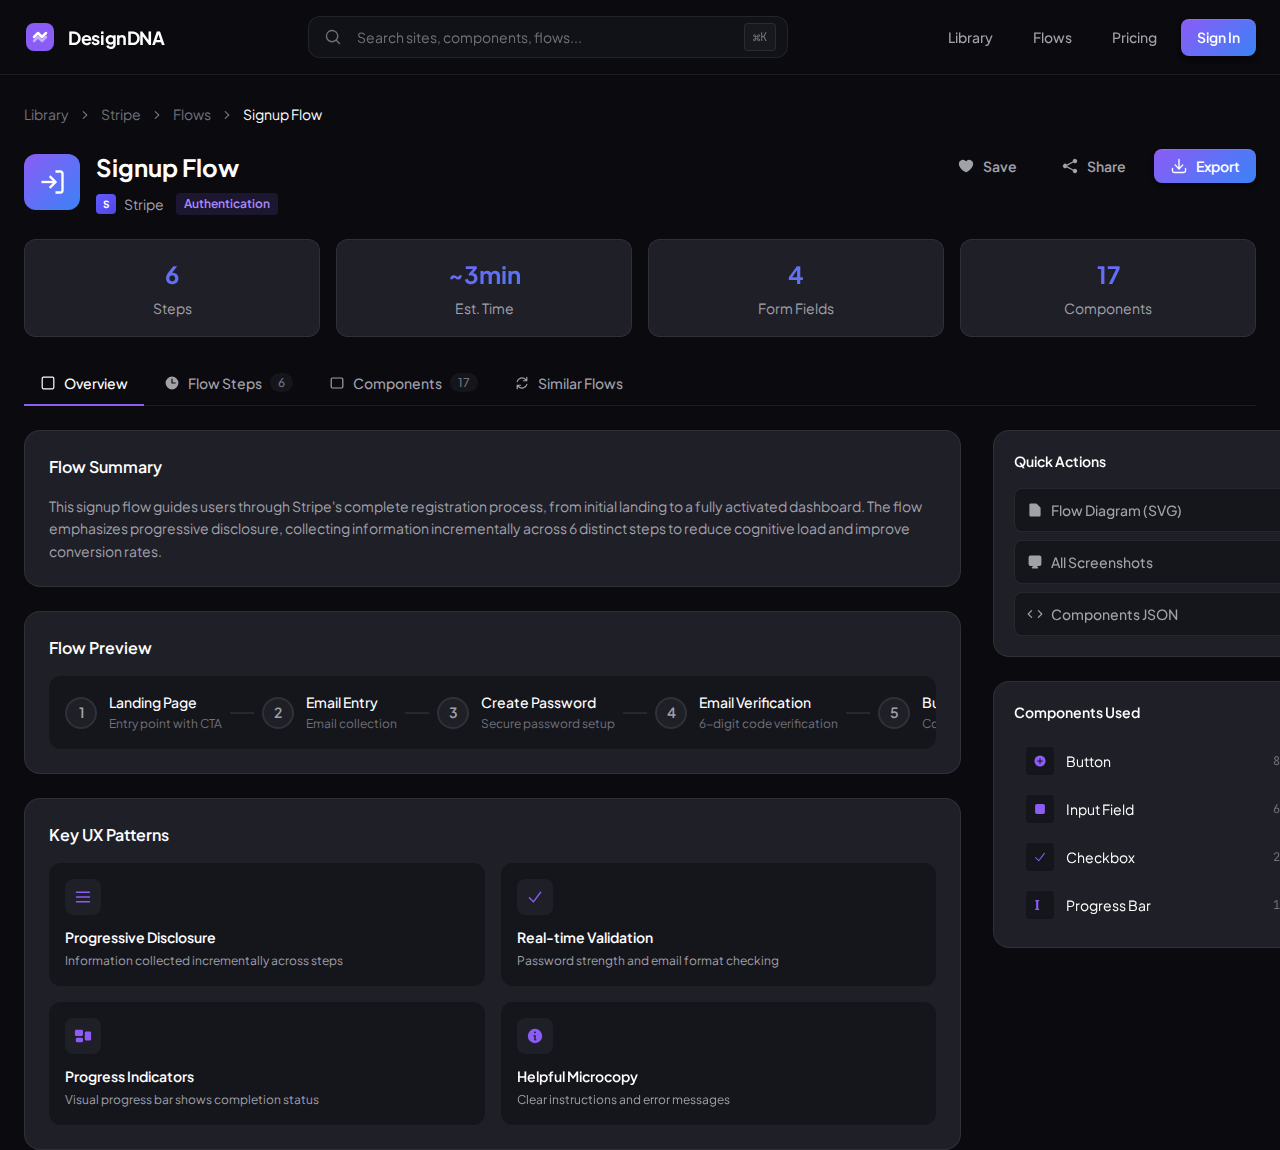
<file: prototype/flow-detail.html>
<!DOCTYPE html>
<html lang="en">
<head>
    <meta charset="UTF-8">
    <meta name="viewport" content="width=device-width, initial-scale=1.0">
    <title>Signup Flow - Stripe | DesignDNA</title>
    <link rel="preconnect" href="https://fonts.googleapis.com">
    <link rel="preconnect" href="https://fonts.gstatic.com" crossorigin>
    <link href="https://fonts.googleapis.com/css2?family=JetBrains+Mono:wght@400;500;600&family=Plus+Jakarta+Sans:wght@400;500;600;700;800&display=swap" rel="stylesheet">
    <link rel="stylesheet" href="styles.css">
    <link rel="stylesheet" href="flow-detail.css">
</head>
<body>
    <!-- Navigation -->
    <nav class="nav">
        <div class="nav-container">
            <a href="index.html" class="nav-logo">
                <svg class="logo-icon" viewBox="0 0 32 32" fill="none">
                    <rect x="2" y="2" width="28" height="28" rx="8" fill="url(#logo-gradient)"/>
                    <path d="M10 16L14 12L18 16L22 12" stroke="white" stroke-width="2.5" stroke-linecap="round" stroke-linejoin="round"/>
                    <path d="M10 20L14 16L18 20L22 16" stroke="white" stroke-width="2.5" stroke-linecap="round" stroke-linejoin="round" opacity="0.5"/>
                    <defs>
                        <linearGradient id="logo-gradient" x1="0" y1="0" x2="32" y2="32">
                            <stop offset="0%" stop-color="#8b5cf6"/>
                            <stop offset="100%" stop-color="#3b82f6"/>
                        </linearGradient>
                    </defs>
                </svg>
                <span class="logo-text">DesignDNA</span>
            </a>

            <div class="nav-search">
                <svg class="search-icon" viewBox="0 0 20 20" fill="currentColor">
                    <path fill-rule="evenodd" d="M9 3.5a5.5 5.5 0 100 11 5.5 5.5 0 000-11zM2 9a7 7 0 1112.452 4.391l3.328 3.329a.75.75 0 11-1.06 1.06l-3.329-3.328A7 7 0 012 9z" clip-rule="evenodd"/>
                </svg>
                <input type="text" placeholder="Search sites, components, flows..." class="search-input">
                <kbd class="search-shortcut">⌘K</kbd>
            </div>

            <div class="nav-links">
                <a href="library.html" class="nav-link">Library</a>
                <a href="flows-gallery.html" class="nav-link active">Flows</a>
                <a href="#" class="nav-link">Pricing</a>
                <a href="#" class="btn btn-primary">Sign In</a>
            </div>
        </div>
    </nav>

    <!-- Main Content -->
    <main class="flow-detail">
        <div class="container">
            <!-- Breadcrumb -->
            <nav class="breadcrumb">
                <a href="library.html">Library</a>
                <svg viewBox="0 0 20 20" fill="currentColor">
                    <path fill-rule="evenodd" d="M7.21 14.77a.75.75 0 01.02-1.06L11.168 10 7.23 6.29a.75.75 0 111.04-1.08l4.5 4.25a.75.75 0 010 1.08l-4.5 4.25a.75.75 0 01-1.06-.02z" clip-rule="evenodd"/>
                </svg>
                <a href="site-detail.html">Stripe</a>
                <svg viewBox="0 0 20 20" fill="currentColor">
                    <path fill-rule="evenodd" d="M7.21 14.77a.75.75 0 01.02-1.06L11.168 10 7.23 6.29a.75.75 0 111.04-1.08l4.5 4.25a.75.75 0 010 1.08l-4.5 4.25a.75.75 0 01-1.06-.02z" clip-rule="evenodd"/>
                </svg>
                <a href="flows-gallery.html">Flows</a>
                <svg viewBox="0 0 20 20" fill="currentColor">
                    <path fill-rule="evenodd" d="M7.21 14.77a.75.75 0 01.02-1.06L11.168 10 7.23 6.29a.75.75 0 111.04-1.08l4.5 4.25a.75.75 0 010 1.08l-4.5 4.25a.75.75 0 01-1.06-.02z" clip-rule="evenodd"/>
                </svg>
                <span>Signup Flow</span>
            </nav>

            <!-- Flow Header -->
            <header class="flow-header">
                <div class="flow-header-left">
                    <div class="flow-identity">
                        <div class="flow-icon-large">
                            <svg viewBox="0 0 24 24" fill="none" stroke="currentColor" stroke-width="2">
                                <path d="M15 3h4a2 2 0 0 1 2 2v14a2 2 0 0 1-2 2h-4"/>
                                <polyline points="10 17 15 12 10 7"/>
                                <line x1="15" y1="12" x2="3" y2="12"/>
                            </svg>
                        </div>
                        <div>
                            <h1>Signup Flow</h1>
                            <div class="flow-meta-row">
                                <span class="flow-site">
                                    <div class="site-logo-mini stripe-brand">S</div>
                                    Stripe
                                </span>
                                <span class="flow-badge auth">Authentication</span>
                            </div>
                        </div>
                    </div>
                </div>
                <div class="flow-header-actions">
                    <button class="btn btn-ghost">
                        <svg viewBox="0 0 20 20" fill="currentColor">
                            <path d="M9.653 16.915l-.005-.003-.019-.01a20.759 20.759 0 01-1.162-.682 22.045 22.045 0 01-2.582-1.9C4.045 12.733 2 10.352 2 7.5a4.5 4.5 0 018-2.828A4.5 4.5 0 0118 7.5c0 2.852-2.044 5.233-3.885 6.82a22.049 22.049 0 01-3.744 2.582l-.019.01-.005.003h-.002a.739.739 0 01-.69.001l-.002-.001z"/>
                        </svg>
                        Save
                    </button>
                    <button class="btn btn-ghost">
                        <svg viewBox="0 0 20 20" fill="currentColor">
                            <path d="M13 4.5a2.5 2.5 0 11.702 1.737L6.97 9.604a2.518 2.518 0 010 .792l6.733 3.367a2.5 2.5 0 11-.671 1.341l-6.733-3.367a2.5 2.5 0 110-3.474l6.733-3.367A2.52 2.52 0 0113 4.5z"/>
                        </svg>
                        Share
                    </button>
                    <button class="btn btn-primary">
                        <svg viewBox="0 0 20 20" fill="currentColor">
                            <path d="M10.75 2.75a.75.75 0 00-1.5 0v8.614L6.295 8.235a.75.75 0 10-1.09 1.03l4.25 4.5a.75.75 0 001.09 0l4.25-4.5a.75.75 0 00-1.09-1.03l-2.955 3.129V2.75z"/>
                            <path d="M3.5 12.75a.75.75 0 00-1.5 0v2.5A2.75 2.75 0 004.75 18h10.5A2.75 2.75 0 0018 15.25v-2.5a.75.75 0 00-1.5 0v2.5c0 .69-.56 1.25-1.25 1.25H4.75c-.69 0-1.25-.56-1.25-1.25v-2.5z"/>
                        </svg>
                        Export
                    </button>
                </div>
            </header>

            <!-- Quick Stats -->
            <div class="flow-quick-stats">
                <div class="stat-card">
                    <span class="stat-number">6</span>
                    <span class="stat-label">Steps</span>
                </div>
                <div class="stat-card">
                    <span class="stat-number">~3min</span>
                    <span class="stat-label">Est. Time</span>
                </div>
                <div class="stat-card">
                    <span class="stat-number">4</span>
                    <span class="stat-label">Form Fields</span>
                </div>
                <div class="stat-card">
                    <span class="stat-number">17</span>
                    <span class="stat-label">Components</span>
                </div>
            </div>

            <!-- Tabs Navigation -->
            <div class="tabs-container">
                <nav class="tabs-nav">
                    <button class="tab-btn active" data-tab="overview">
                        <svg viewBox="0 0 20 20" fill="currentColor">
                            <path fill-rule="evenodd" d="M4.25 2A2.25 2.25 0 002 4.25v11.5A2.25 2.25 0 004.25 18h11.5A2.25 2.25 0 0018 15.75V4.25A2.25 2.25 0 0015.75 2H4.25zM3.5 4.25a.75.75 0 01.75-.75h11.5a.75.75 0 01.75.75v11.5a.75.75 0 01-.75.75H4.25a.75.75 0 01-.75-.75V4.25z" clip-rule="evenodd"/>
                        </svg>
                        Overview
                    </button>
                    <button class="tab-btn" data-tab="steps">
                        <svg viewBox="0 0 20 20" fill="currentColor">
                            <path fill-rule="evenodd" d="M10 18a8 8 0 100-16 8 8 0 000 16zm.75-13a.75.75 0 00-1.5 0v5c0 .414.336.75.75.75h4a.75.75 0 000-1.5h-3.25V5z" clip-rule="evenodd"/>
                        </svg>
                        Flow Steps
                        <span class="tab-count">6</span>
                    </button>
                    <button class="tab-btn" data-tab="components">
                        <svg viewBox="0 0 20 20" fill="currentColor">
                            <path d="M4.25 3A2.25 2.25 0 002 5.25v9.5A2.25 2.25 0 004.25 17h11.5A2.25 2.25 0 0018 14.75v-9.5A2.25 2.25 0 0015.75 3H4.25zM3.5 5.25a.75.75 0 01.75-.75h11.5a.75.75 0 01.75.75v9.5a.75.75 0 01-.75.75H4.25a.75.75 0 01-.75-.75v-9.5z"/>
                        </svg>
                        Components
                        <span class="tab-count">17</span>
                    </button>
                    <button class="tab-btn" data-tab="similar">
                        <svg viewBox="0 0 20 20" fill="currentColor">
                            <path d="M15.312 11.424a5.5 5.5 0 01-9.201 2.466l-.312-.311h2.433a.75.75 0 000-1.5H3.989a.75.75 0 00-.75.75v4.242a.75.75 0 001.5 0v-2.43l.31.31a7 7 0 0011.712-3.138.75.75 0 00-1.449-.39zm1.23-3.723a.75.75 0 00.219-.53V2.929a.75.75 0 00-1.5 0V5.36l-.31-.31A7 7 0 003.239 8.188a.75.75 0 101.448.389A5.5 5.5 0 0113.89 6.11l.311.31h-2.432a.75.75 0 000 1.5h4.243a.75.75 0 00.53-.219z"/>
                        </svg>
                        Similar Flows
                    </button>
                </nav>
            </div>

            <!-- Tab Content -->
            <div class="tab-content">
                <!-- Overview Tab -->
                <div class="tab-panel active" id="overview">
                    <div class="overview-layout">
                        <!-- Flow Summary -->
                        <div class="overview-main">
                            <section class="content-section">
                                <h2>Flow Summary</h2>
                                <p class="flow-description-text">
                                    This signup flow guides users through Stripe's complete registration process, from initial landing to a fully activated dashboard. The flow emphasizes progressive disclosure, collecting information incrementally across 6 distinct steps to reduce cognitive load and improve conversion rates.
                                </p>
                            </section>

                            <!-- Flow Preview -->
                            <section class="content-section">
                                <h2>Flow Preview</h2>
                                <div class="flow-timeline-preview">
                                    <div class="timeline-step">
                                        <div class="timeline-marker">1</div>
                                        <div class="timeline-content">
                                            <span class="timeline-title">Landing Page</span>
                                            <span class="timeline-desc">Entry point with CTA</span>
                                        </div>
                                    </div>
                                    <div class="timeline-connector"></div>
                                    <div class="timeline-step">
                                        <div class="timeline-marker">2</div>
                                        <div class="timeline-content">
                                            <span class="timeline-title">Email Entry</span>
                                            <span class="timeline-desc">Email collection</span>
                                        </div>
                                    </div>
                                    <div class="timeline-connector"></div>
                                    <div class="timeline-step">
                                        <div class="timeline-marker">3</div>
                                        <div class="timeline-content">
                                            <span class="timeline-title">Create Password</span>
                                            <span class="timeline-desc">Secure password setup</span>
                                        </div>
                                    </div>
                                    <div class="timeline-connector"></div>
                                    <div class="timeline-step">
                                        <div class="timeline-marker">4</div>
                                        <div class="timeline-content">
                                            <span class="timeline-title">Email Verification</span>
                                            <span class="timeline-desc">6-digit code verification</span>
                                        </div>
                                    </div>
                                    <div class="timeline-connector"></div>
                                    <div class="timeline-step">
                                        <div class="timeline-marker">5</div>
                                        <div class="timeline-content">
                                            <span class="timeline-title">Business Details</span>
                                            <span class="timeline-desc">Company information</span>
                                        </div>
                                    </div>
                                    <div class="timeline-connector"></div>
                                    <div class="timeline-step complete">
                                        <div class="timeline-marker complete">
                                            <svg viewBox="0 0 20 20" fill="currentColor">
                                                <path fill-rule="evenodd" d="M16.704 4.153a.75.75 0 01.143 1.052l-8 10.5a.75.75 0 01-1.127.075l-4.5-4.5a.75.75 0 011.06-1.06l3.894 3.893 7.48-9.817a.75.75 0 011.05-.143z" clip-rule="evenodd"/>
                                            </svg>
                                        </div>
                                        <div class="timeline-content">
                                            <span class="timeline-title">Dashboard</span>
                                            <span class="timeline-desc">Flow complete</span>
                                        </div>
                                    </div>
                                </div>
                            </section>

                            <!-- Key Patterns -->
                            <section class="content-section">
                                <h2>Key UX Patterns</h2>
                                <div class="patterns-grid">
                                    <div class="pattern-card">
                                        <div class="pattern-icon">
                                            <svg viewBox="0 0 20 20" fill="currentColor">
                                                <path fill-rule="evenodd" d="M2 4.75A.75.75 0 012.75 4h14.5a.75.75 0 010 1.5H2.75A.75.75 0 012 4.75zM2 10a.75.75 0 01.75-.75h14.5a.75.75 0 010 1.5H2.75A.75.75 0 012 10zm0 5.25a.75.75 0 01.75-.75h14.5a.75.75 0 010 1.5H2.75a.75.75 0 01-.75-.75z" clip-rule="evenodd"/>
                                            </svg>
                                        </div>
                                        <h3>Progressive Disclosure</h3>
                                        <p>Information collected incrementally across steps</p>
                                    </div>
                                    <div class="pattern-card">
                                        <div class="pattern-icon">
                                            <svg viewBox="0 0 20 20" fill="currentColor">
                                                <path fill-rule="evenodd" d="M16.704 4.153a.75.75 0 01.143 1.052l-8 10.5a.75.75 0 01-1.127.075l-4.5-4.5a.75.75 0 011.06-1.06l3.894 3.893 7.48-9.817a.75.75 0 011.05-.143z" clip-rule="evenodd"/>
                                            </svg>
                                        </div>
                                        <h3>Real-time Validation</h3>
                                        <p>Password strength and email format checking</p>
                                    </div>
                                    <div class="pattern-card">
                                        <div class="pattern-icon">
                                            <svg viewBox="0 0 20 20" fill="currentColor">
                                                <path d="M2.5 3A1.5 1.5 0 001 4.5v4A1.5 1.5 0 002.5 10h6A1.5 1.5 0 0010 8.5v-4A1.5 1.5 0 008.5 3h-6zm11 2A1.5 1.5 0 0012 6.5v7a1.5 1.5 0 001.5 1.5h4a1.5 1.5 0 001.5-1.5v-7A1.5 1.5 0 0017.5 5h-4zm-10 7A1.5 1.5 0 002 13.5v2A1.5 1.5 0 003.5 17h5A1.5 1.5 0 0010 15.5v-2A1.5 1.5 0 008.5 12h-5z"/>
                                            </svg>
                                        </div>
                                        <h3>Progress Indicators</h3>
                                        <p>Visual progress bar shows completion status</p>
                                    </div>
                                    <div class="pattern-card">
                                        <div class="pattern-icon">
                                            <svg viewBox="0 0 20 20" fill="currentColor">
                                                <path fill-rule="evenodd" d="M18 10a8 8 0 11-16 0 8 8 0 0116 0zm-7-4a1 1 0 11-2 0 1 1 0 012 0zM9 9a.75.75 0 000 1.5h.253a.25.25 0 01.244.304l-.459 2.066A1.75 1.75 0 0010.747 15H11a.75.75 0 000-1.5h-.253a.25.25 0 01-.244-.304l.459-2.066A1.75 1.75 0 009.253 9H9z" clip-rule="evenodd"/>
                                            </svg>
                                        </div>
                                        <h3>Helpful Microcopy</h3>
                                        <p>Clear instructions and error messages</p>
                                    </div>
                                </div>
                            </section>
                        </div>

                        <!-- Sidebar -->
                        <aside class="overview-sidebar">
                            <section class="sidebar-section">
                                <h3>Quick Actions</h3>
                                <div class="export-options">
                                    <button class="export-btn">
                                        <svg viewBox="0 0 20 20" fill="currentColor">
                                            <path fill-rule="evenodd" d="M4.5 2A1.5 1.5 0 003 3.5v13A1.5 1.5 0 004.5 18h11a1.5 1.5 0 001.5-1.5V7.621a1.5 1.5 0 00-.44-1.06l-4.12-4.122A1.5 1.5 0 0011.378 2H4.5z" clip-rule="evenodd"/>
                                        </svg>
                                        Flow Diagram (SVG)
                                    </button>
                                    <button class="export-btn">
                                        <svg viewBox="0 0 20 20" fill="currentColor">
                                            <path fill-rule="evenodd" d="M2 4.25A2.25 2.25 0 014.25 2h11.5A2.25 2.25 0 0118 4.25v8.5A2.25 2.25 0 0115.75 15h-3.105a3.501 3.501 0 001.1 1.677A.75.75 0 0113.26 18H6.74a.75.75 0 01-.484-1.323A3.501 3.501 0 007.355 15H4.25A2.25 2.25 0 012 12.75v-8.5z" clip-rule="evenodd"/>
                                        </svg>
                                        All Screenshots
                                    </button>
                                    <button class="export-btn">
                                        <svg viewBox="0 0 20 20" fill="currentColor">
                                            <path fill-rule="evenodd" d="M6.28 5.22a.75.75 0 010 1.06L2.56 10l3.72 3.72a.75.75 0 01-1.06 1.06L.97 10.53a.75.75 0 010-1.06l4.25-4.25a.75.75 0 011.06 0zm7.44 0a.75.75 0 011.06 0l4.25 4.25a.75.75 0 010 1.06l-4.25 4.25a.75.75 0 01-1.06-1.06L17.44 10l-3.72-3.72a.75.75 0 010-1.06z" clip-rule="evenodd"/>
                                        </svg>
                                        Components JSON
                                    </button>
                                </div>
                            </section>

                            <section class="sidebar-section">
                                <h3>Components Used</h3>
                                <div class="components-list">
                                    <a href="component-detail.html" class="component-item">
                                        <span class="component-icon">
                                            <svg viewBox="0 0 20 20" fill="currentColor">
                                                <path fill-rule="evenodd" d="M10 18a8 8 0 100-16 8 8 0 000 16zm.75-11.25a.75.75 0 00-1.5 0v2.5h-2.5a.75.75 0 000 1.5h2.5v2.5a.75.75 0 001.5 0v-2.5h2.5a.75.75 0 000-1.5h-2.5v-2.5z" clip-rule="evenodd"/>
                                            </svg>
                                        </span>
                                        <span class="component-name">Button</span>
                                        <span class="component-count">8</span>
                                    </a>
                                    <a href="#" class="component-item">
                                        <span class="component-icon">
                                            <svg viewBox="0 0 20 20" fill="currentColor">
                                                <path d="M5.25 3A2.25 2.25 0 003 5.25v9.5A2.25 2.25 0 005.25 17h9.5A2.25 2.25 0 0017 14.75v-9.5A2.25 2.25 0 0014.75 3h-9.5z"/>
                                            </svg>
                                        </span>
                                        <span class="component-name">Input Field</span>
                                        <span class="component-count">6</span>
                                    </a>
                                    <a href="#" class="component-item">
                                        <span class="component-icon">
                                            <svg viewBox="0 0 20 20" fill="currentColor">
                                                <path fill-rule="evenodd" d="M16.704 4.153a.75.75 0 01.143 1.052l-8 10.5a.75.75 0 01-1.127.075l-4.5-4.5a.75.75 0 011.06-1.06l3.894 3.893 7.48-9.817a.75.75 0 011.05-.143z" clip-rule="evenodd"/>
                                            </svg>
                                        </span>
                                        <span class="component-name">Checkbox</span>
                                        <span class="component-count">2</span>
                                    </a>
                                    <a href="#" class="component-item">
                                        <span class="component-icon">
                                            <svg viewBox="0 0 20 20" fill="currentColor">
                                                <path d="M3.75 3a.75.75 0 000 1.5h.75v11h-.75a.75.75 0 000 1.5h4.5a.75.75 0 000-1.5h-.75v-11h.75a.75.75 0 000-1.5h-4.5z"/>
                                            </svg>
                                        </span>
                                        <span class="component-name">Progress Bar</span>
                                        <span class="component-count">1</span>
                                    </a>
                                </div>
                            </section>
                        </aside>
                    </div>
                </div>

                <!-- Flow Steps Tab -->
                <div class="tab-panel" id="steps">
                    <div class="steps-layout">
                        <!-- Steps Timeline -->
                        <div class="steps-timeline">
                            <!-- Step 1 -->
                            <div class="step-item" data-step="1">
                                <div class="step-timeline-indicator">
                                    <div class="step-number-badge">1</div>
                                    <div class="step-line"></div>
                                </div>
                                <div class="step-content-card">
                                    <div class="step-card-header">
                                        <h3>Landing Page</h3>
                                        <span class="step-type">Entry Point</span>
                                    </div>
                                    <div class="step-screenshot-wrapper">
                                        <div class="screenshot-preview stripe-landing-preview">
                                            <div class="mock-nav-bar">
                                                <div class="mock-logo"></div>
                                                <div class="mock-nav-links"></div>
                                            </div>
                                            <div class="mock-hero-content">
                                                <div class="mock-headline-lg"></div>
                                                <div class="mock-subhead"></div>
                                                <div class="mock-cta-btn highlight"></div>
                                            </div>
                                        </div>
                                    </div>
                                    <div class="step-details">
                                        <div class="step-detail-row">
                                            <span class="detail-label">Trigger</span>
                                            <span class="detail-value">Direct URL / Marketing</span>
                                        </div>
                                        <div class="step-detail-row">
                                            <span class="detail-label">User Action</span>
                                            <span class="detail-value">Click "Start Now" CTA</span>
                                        </div>
                                        <div class="step-detail-row">
                                            <span class="detail-label">Next Step</span>
                                            <span class="detail-value">Email Entry</span>
                                        </div>
                                    </div>
                                </div>
                            </div>

                            <!-- Step 2 -->
                            <div class="step-item" data-step="2">
                                <div class="step-timeline-indicator">
                                    <div class="step-number-badge">2</div>
                                    <div class="step-line"></div>
                                </div>
                                <div class="step-content-card">
                                    <div class="step-card-header">
                                        <h3>Email Entry</h3>
                                        <span class="step-type">Form Input</span>
                                    </div>
                                    <div class="step-screenshot-wrapper">
                                        <div class="screenshot-preview stripe-email-preview">
                                            <div class="mock-signup-card">
                                                <div class="mock-logo centered"></div>
                                                <div class="mock-headline-sm centered"></div>
                                                <div class="mock-input-field highlight">
                                                    <span class="input-icon">@</span>
                                                </div>
                                                <div class="mock-cta-btn full"></div>
                                                <div class="mock-link centered"></div>
                                            </div>
                                        </div>
                                    </div>
                                    <div class="step-details">
                                        <div class="step-detail-row">
                                            <span class="detail-label">Trigger</span>
                                            <span class="detail-value">Landing CTA Click</span>
                                        </div>
                                        <div class="step-detail-row">
                                            <span class="detail-label">User Action</span>
                                            <span class="detail-value">Enter email address</span>
                                        </div>
                                        <div class="step-detail-row">
                                            <span class="detail-label">Next Step</span>
                                            <span class="detail-value">Create Password</span>
                                        </div>
                                    </div>
                                </div>
                            </div>

                            <!-- Step 3 -->
                            <div class="step-item" data-step="3">
                                <div class="step-timeline-indicator">
                                    <div class="step-number-badge">3</div>
                                    <div class="step-line"></div>
                                </div>
                                <div class="step-content-card">
                                    <div class="step-card-header">
                                        <h3>Create Password</h3>
                                        <span class="step-type">Security</span>
                                    </div>
                                    <div class="step-screenshot-wrapper">
                                        <div class="screenshot-preview stripe-password-preview">
                                            <div class="mock-signup-card">
                                                <div class="mock-logo centered"></div>
                                                <div class="mock-headline-sm centered"></div>
                                                <div class="mock-input-field">
                                                    <span class="input-icon">***</span>
                                                </div>
                                                <div class="mock-password-strength">
                                                    <div class="strength-bar filled"></div>
                                                    <div class="strength-bar filled"></div>
                                                    <div class="strength-bar"></div>
                                                </div>
                                                <div class="mock-cta-btn full"></div>
                                            </div>
                                        </div>
                                    </div>
                                    <div class="step-details">
                                        <div class="step-detail-row">
                                            <span class="detail-label">Trigger</span>
                                            <span class="detail-value">Email Submitted</span>
                                        </div>
                                        <div class="step-detail-row">
                                            <span class="detail-label">User Action</span>
                                            <span class="detail-value">Create secure password</span>
                                        </div>
                                        <div class="step-detail-row">
                                            <span class="detail-label">Next Step</span>
                                            <span class="detail-value">Email Verification</span>
                                        </div>
                                    </div>
                                </div>
                            </div>

                            <!-- Step 4 -->
                            <div class="step-item" data-step="4">
                                <div class="step-timeline-indicator">
                                    <div class="step-number-badge">4</div>
                                    <div class="step-line"></div>
                                </div>
                                <div class="step-content-card">
                                    <div class="step-card-header">
                                        <h3>Email Verification</h3>
                                        <span class="step-type">Verification</span>
                                    </div>
                                    <div class="step-screenshot-wrapper">
                                        <div class="screenshot-preview stripe-verify-preview">
                                            <div class="mock-verify-card">
                                                <div class="mock-icon-circle">
                                                    <svg viewBox="0 0 24 24" fill="none" stroke="currentColor" stroke-width="2">
                                                        <rect x="2" y="4" width="20" height="16" rx="2"/>
                                                        <path d="M22 7L12 13 2 7"/>
                                                    </svg>
                                                </div>
                                                <div class="mock-headline-sm centered"></div>
                                                <div class="mock-text-block"></div>
                                                <div class="mock-code-input">
                                                    <span>_</span><span>_</span><span>_</span><span>_</span><span>_</span><span>_</span>
                                                </div>
                                                <div class="mock-link centered"></div>
                                            </div>
                                        </div>
                                    </div>
                                    <div class="step-details">
                                        <div class="step-detail-row">
                                            <span class="detail-label">Trigger</span>
                                            <span class="detail-value">Password Created</span>
                                        </div>
                                        <div class="step-detail-row">
                                            <span class="detail-label">User Action</span>
                                            <span class="detail-value">Enter 6-digit code from email</span>
                                        </div>
                                        <div class="step-detail-row">
                                            <span class="detail-label">Next Step</span>
                                            <span class="detail-value">Business Details</span>
                                        </div>
                                    </div>
                                </div>
                            </div>

                            <!-- Step 5 -->
                            <div class="step-item" data-step="5">
                                <div class="step-timeline-indicator">
                                    <div class="step-number-badge">5</div>
                                    <div class="step-line"></div>
                                </div>
                                <div class="step-content-card">
                                    <div class="step-card-header">
                                        <h3>Business Details</h3>
                                        <span class="step-type">Onboarding</span>
                                    </div>
                                    <div class="step-screenshot-wrapper">
                                        <div class="screenshot-preview stripe-business-preview">
                                            <div class="mock-onboard-card">
                                                <div class="mock-progress-bar">
                                                    <div class="progress-fill" style="width: 80%"></div>
                                                </div>
                                                <div class="mock-headline-sm"></div>
                                                <div class="mock-input-field"></div>
                                                <div class="mock-input-field"></div>
                                                <div class="mock-select-field"></div>
                                                <div class="mock-cta-btn full"></div>
                                            </div>
                                        </div>
                                    </div>
                                    <div class="step-details">
                                        <div class="step-detail-row">
                                            <span class="detail-label">Trigger</span>
                                            <span class="detail-value">Email Verified</span>
                                        </div>
                                        <div class="step-detail-row">
                                            <span class="detail-label">User Action</span>
                                            <span class="detail-value">Enter business information</span>
                                        </div>
                                        <div class="step-detail-row">
                                            <span class="detail-label">Next Step</span>
                                            <span class="detail-value">Dashboard</span>
                                        </div>
                                    </div>
                                </div>
                            </div>

                            <!-- Step 6 -->
                            <div class="step-item complete" data-step="6">
                                <div class="step-timeline-indicator">
                                    <div class="step-number-badge complete">
                                        <svg viewBox="0 0 20 20" fill="currentColor">
                                            <path fill-rule="evenodd" d="M16.704 4.153a.75.75 0 01.143 1.052l-8 10.5a.75.75 0 01-1.127.075l-4.5-4.5a.75.75 0 011.06-1.06l3.894 3.893 7.48-9.817a.75.75 0 011.05-.143z" clip-rule="evenodd"/>
                                        </svg>
                                    </div>
                                </div>
                                <div class="step-content-card complete">
                                    <div class="step-card-header">
                                        <h3>Dashboard</h3>
                                        <span class="step-type success">Flow Complete</span>
                                    </div>
                                    <div class="step-screenshot-wrapper">
                                        <div class="screenshot-preview stripe-dashboard-final">
                                            <div class="mock-dashboard-layout">
                                                <div class="mock-sidebar-nav">
                                                    <div class="mock-logo small"></div>
                                                    <div class="mock-nav-items-v"></div>
                                                </div>
                                                <div class="mock-dashboard-content">
                                                    <div class="mock-welcome-banner"></div>
                                                    <div class="mock-quick-actions">
                                                        <div class="mock-action-card"></div>
                                                        <div class="mock-action-card"></div>
                                                    </div>
                                                </div>
                                            </div>
                                        </div>
                                    </div>
                                    <div class="step-details complete">
                                        <div class="step-success-message">
                                            <svg viewBox="0 0 20 20" fill="currentColor">
                                                <path fill-rule="evenodd" d="M10 18a8 8 0 100-16 8 8 0 000 16zm3.857-9.809a.75.75 0 00-1.214-.882l-3.483 4.79-1.88-1.88a.75.75 0 10-1.06 1.061l2.5 2.5a.75.75 0 001.137-.089l4-5.5z" clip-rule="evenodd"/>
                                            </svg>
                                            <span>User is now onboarded and ready to use Stripe</span>
                                        </div>
                                    </div>
                                </div>
                            </div>
                        </div>
                    </div>
                </div>

                <!-- Components Tab -->
                <div class="tab-panel" id="components">
                    <div class="components-grid-layout">
                        <div class="component-category">
                            <h3>Buttons</h3>
                            <div class="category-components">
                                <a href="component-detail.html" class="component-card">
                                    <div class="component-preview">
                                        <button class="stripe-btn stripe-btn-primary">Get Started</button>
                                    </div>
                                    <div class="component-card-info">
                                        <span class="component-card-name">Primary Button</span>
                                        <span class="component-card-usage">Used 5 times</span>
                                    </div>
                                </a>
                                <a href="#" class="component-card">
                                    <div class="component-preview">
                                        <button class="stripe-btn stripe-btn-secondary">Learn More</button>
                                    </div>
                                    <div class="component-card-info">
                                        <span class="component-card-name">Secondary Button</span>
                                        <span class="component-card-usage">Used 2 times</span>
                                    </div>
                                </a>
                                <a href="#" class="component-card">
                                    <div class="component-preview">
                                        <button class="stripe-btn stripe-btn-link">Resend Code</button>
                                    </div>
                                    <div class="component-card-info">
                                        <span class="component-card-name">Link Button</span>
                                        <span class="component-card-usage">Used 1 time</span>
                                    </div>
                                </a>
                            </div>
                        </div>

                        <div class="component-category">
                            <h3>Form Elements</h3>
                            <div class="category-components">
                                <a href="#" class="component-card">
                                    <div class="component-preview">
                                        <div class="mock-input-component">
                                            <label>Email</label>
                                            <input type="text" placeholder="you@example.com" disabled>
                                        </div>
                                    </div>
                                    <div class="component-card-info">
                                        <span class="component-card-name">Text Input</span>
                                        <span class="component-card-usage">Used 4 times</span>
                                    </div>
                                </a>
                                <a href="#" class="component-card">
                                    <div class="component-preview">
                                        <div class="mock-input-component">
                                            <label>Password</label>
                                            <input type="password" placeholder="••••••••" disabled>
                                        </div>
                                    </div>
                                    <div class="component-card-info">
                                        <span class="component-card-name">Password Input</span>
                                        <span class="component-card-usage">Used 1 time</span>
                                    </div>
                                </a>
                                <a href="#" class="component-card">
                                    <div class="component-preview">
                                        <div class="mock-select-component">
                                            <label>Country</label>
                                            <select disabled>
                                                <option>United States</option>
                                            </select>
                                        </div>
                                    </div>
                                    <div class="component-card-info">
                                        <span class="component-card-name">Select Dropdown</span>
                                        <span class="component-card-usage">Used 1 time</span>
                                    </div>
                                </a>
                            </div>
                        </div>

                        <div class="component-category">
                            <h3>Feedback</h3>
                            <div class="category-components">
                                <a href="#" class="component-card">
                                    <div class="component-preview">
                                        <div class="mock-progress-component">
                                            <div class="progress-track">
                                                <div class="progress-fill-demo"></div>
                                            </div>
                                        </div>
                                    </div>
                                    <div class="component-card-info">
                                        <span class="component-card-name">Progress Bar</span>
                                        <span class="component-card-usage">Used 1 time</span>
                                    </div>
                                </a>
                                <a href="#" class="component-card">
                                    <div class="component-preview">
                                        <div class="mock-strength-component">
                                            <div class="strength-bars">
                                                <div class="bar filled"></div>
                                                <div class="bar filled"></div>
                                                <div class="bar"></div>
                                            </div>
                                            <span>Medium</span>
                                        </div>
                                    </div>
                                    <div class="component-card-info">
                                        <span class="component-card-name">Password Strength</span>
                                        <span class="component-card-usage">Used 1 time</span>
                                    </div>
                                </a>
                            </div>
                        </div>
                    </div>
                </div>

                <!-- Similar Flows Tab -->
                <div class="tab-panel" id="similar">
                    <div class="similar-flows-grid">
                        <a href="#" class="similar-flow-card">
                            <div class="similar-flow-preview linear-preview">
                                <span class="preview-initial">L</span>
                            </div>
                            <div class="similar-flow-info">
                                <h3>Linear Signup</h3>
                                <p>Project management tool onboarding</p>
                                <div class="similar-flow-meta">
                                    <span>5 steps</span>
                                    <span>~2 min</span>
                                </div>
                            </div>
                        </a>
                        <a href="#" class="similar-flow-card">
                            <div class="similar-flow-preview vercel-preview">
                                <span class="preview-initial">V</span>
                            </div>
                            <div class="similar-flow-info">
                                <h3>Vercel Onboarding</h3>
                                <p>Developer platform registration</p>
                                <div class="similar-flow-meta">
                                    <span>7 steps</span>
                                    <span>~4 min</span>
                                </div>
                            </div>
                        </a>
                        <a href="#" class="similar-flow-card">
                            <div class="similar-flow-preview notion-preview">
                                <span class="preview-initial">N</span>
                            </div>
                            <div class="similar-flow-info">
                                <h3>Notion Signup</h3>
                                <p>Workspace setup and team invite</p>
                                <div class="similar-flow-meta">
                                    <span>6 steps</span>
                                    <span>~3 min</span>
                                </div>
                            </div>
                        </a>
                        <a href="#" class="similar-flow-card">
                            <div class="similar-flow-preview figma-preview">
                                <span class="preview-initial">F</span>
                            </div>
                            <div class="similar-flow-info">
                                <h3>Figma Onboarding</h3>
                                <p>Design tool setup with team creation</p>
                                <div class="similar-flow-meta">
                                    <span>5 steps</span>
                                    <span>~3 min</span>
                                </div>
                            </div>
                        </a>
                    </div>
                </div>
            </div>
        </div>
    </main>

    <script src="script.js"></script>
    <script>
        // Tab functionality
        document.querySelectorAll('.tab-btn').forEach(btn => {
            btn.addEventListener('click', () => {
                // Remove active from all tabs
                document.querySelectorAll('.tab-btn').forEach(t => t.classList.remove('active'));
                document.querySelectorAll('.tab-panel').forEach(p => p.classList.remove('active'));

                // Add active to clicked tab
                btn.classList.add('active');
                const tabId = btn.dataset.tab;
                document.getElementById(tabId).classList.add('active');
            });
        });
    </script>
</body>
</html>
</file>
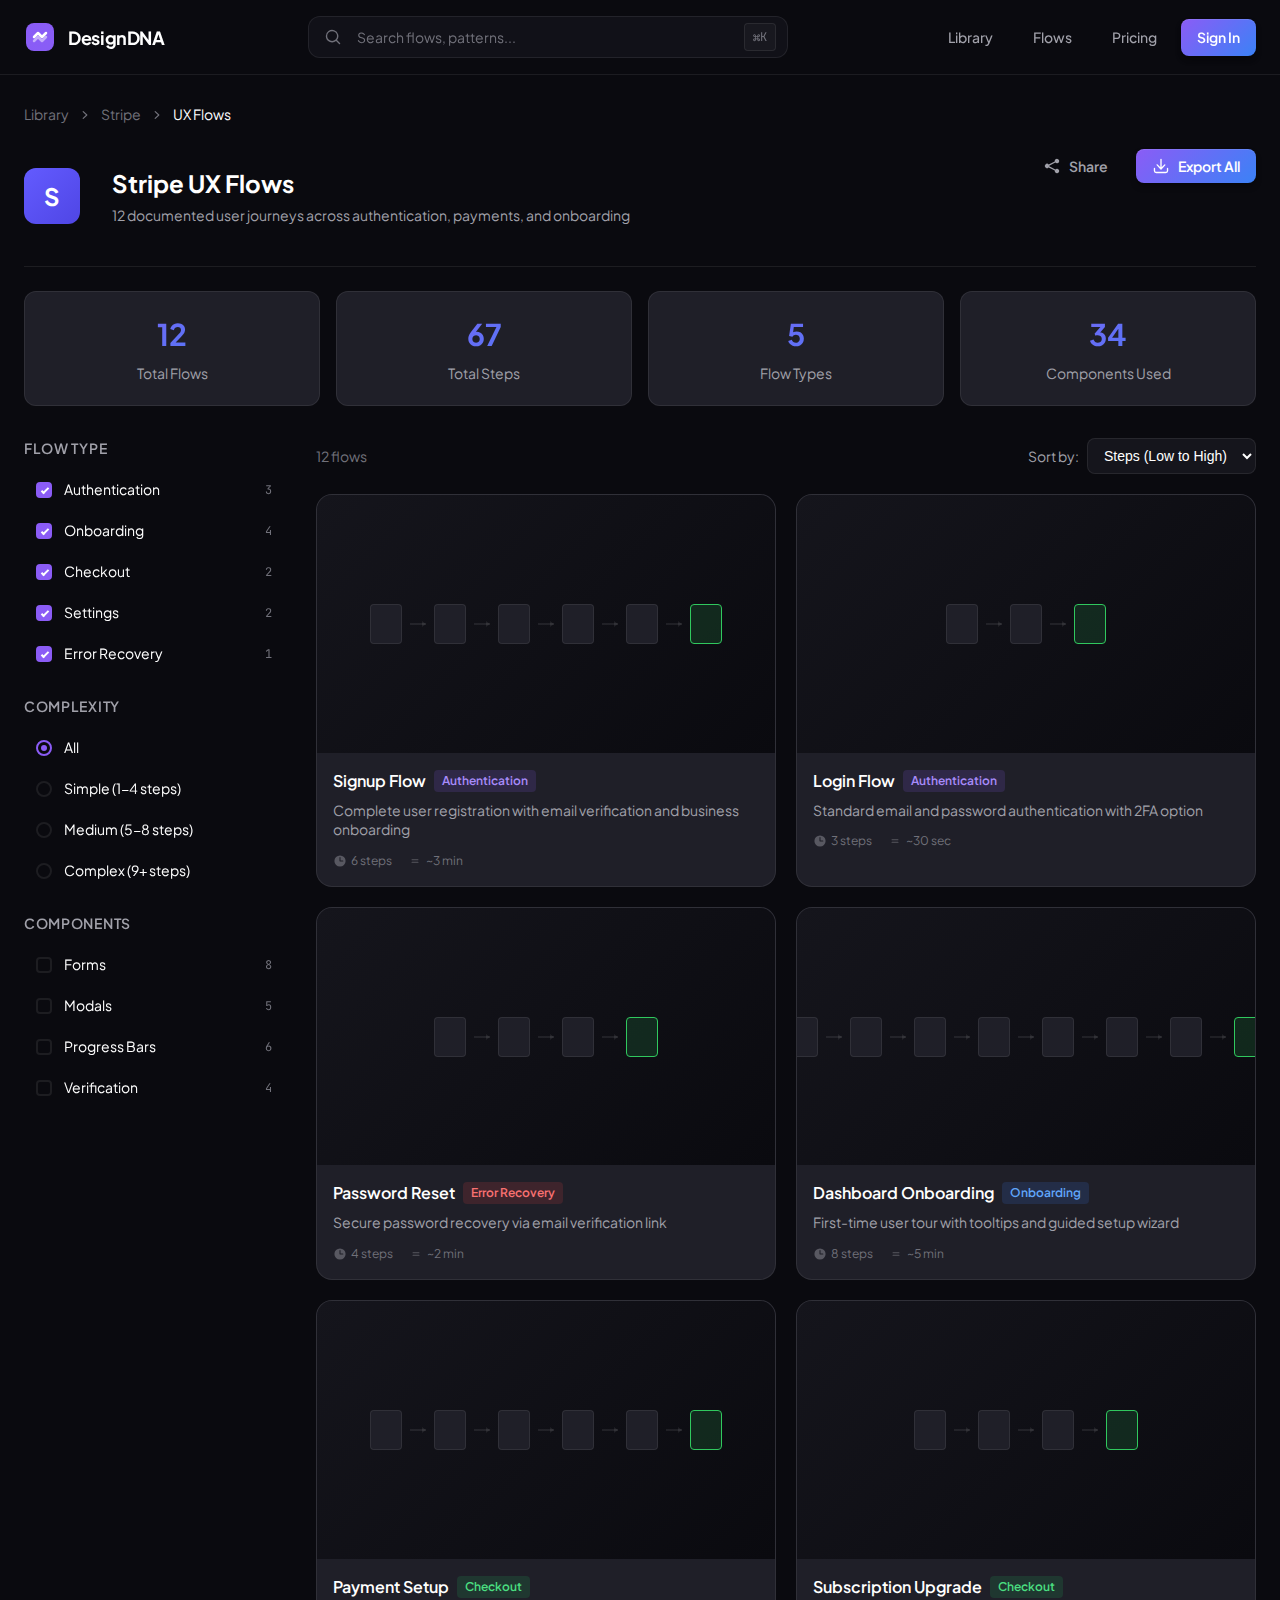
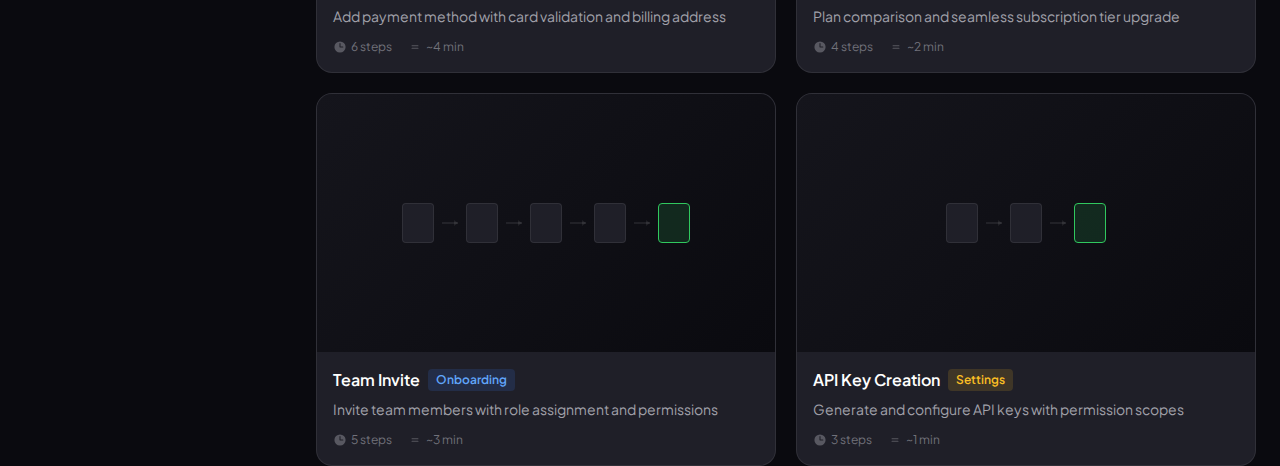
<file: prototype/flows-gallery.html>
<!DOCTYPE html>
<html lang="en">
<head>
    <meta charset="UTF-8">
    <meta name="viewport" content="width=device-width, initial-scale=1.0">
    <title>UX Flows - Stripe | DesignDNA</title>
    <link rel="preconnect" href="https://fonts.googleapis.com">
    <link rel="preconnect" href="https://fonts.gstatic.com" crossorigin>
    <link href="https://fonts.googleapis.com/css2?family=JetBrains+Mono:wght@400;500;600&family=Plus+Jakarta+Sans:wght@400;500;600;700;800&display=swap" rel="stylesheet">
    <link rel="stylesheet" href="styles.css">
    <link rel="stylesheet" href="flows-gallery.css">
</head>
<body>
    <!-- Navigation -->
    <nav class="nav">
        <div class="nav-container">
            <a href="index.html" class="nav-logo">
                <svg class="logo-icon" viewBox="0 0 32 32" fill="none">
                    <rect x="2" y="2" width="28" height="28" rx="8" fill="url(#logo-gradient)"/>
                    <path d="M10 16L14 12L18 16L22 12" stroke="white" stroke-width="2.5" stroke-linecap="round" stroke-linejoin="round"/>
                    <path d="M10 20L14 16L18 20L22 16" stroke="white" stroke-width="2.5" stroke-linecap="round" stroke-linejoin="round" opacity="0.5"/>
                    <defs>
                        <linearGradient id="logo-gradient" x1="0" y1="0" x2="32" y2="32">
                            <stop offset="0%" stop-color="#8b5cf6"/>
                            <stop offset="100%" stop-color="#3b82f6"/>
                        </linearGradient>
                    </defs>
                </svg>
                <span class="logo-text">DesignDNA</span>
            </a>

            <div class="nav-search">
                <svg class="search-icon" viewBox="0 0 20 20" fill="currentColor">
                    <path fill-rule="evenodd" d="M9 3.5a5.5 5.5 0 100 11 5.5 5.5 0 000-11zM2 9a7 7 0 1112.452 4.391l3.328 3.329a.75.75 0 11-1.06 1.06l-3.329-3.328A7 7 0 012 9z" clip-rule="evenodd"/>
                </svg>
                <input type="text" placeholder="Search flows, patterns..." class="search-input">
                <kbd class="search-shortcut">⌘K</kbd>
            </div>

            <div class="nav-links">
                <a href="library.html" class="nav-link">Library</a>
                <a href="#" class="nav-link active">Flows</a>
                <a href="#" class="nav-link">Pricing</a>
                <a href="#" class="btn btn-primary">Sign In</a>
            </div>
        </div>
    </nav>

    <!-- Main Content -->
    <main class="flows-gallery">
        <div class="container">
            <!-- Breadcrumb -->
            <nav class="breadcrumb">
                <a href="library.html">Library</a>
                <svg viewBox="0 0 20 20" fill="currentColor">
                    <path fill-rule="evenodd" d="M7.21 14.77a.75.75 0 01.02-1.06L11.168 10 7.23 6.29a.75.75 0 111.04-1.08l4.5 4.25a.75.75 0 010 1.08l-4.5 4.25a.75.75 0 01-1.06-.02z" clip-rule="evenodd"/>
                </svg>
                <a href="site-detail.html">Stripe</a>
                <svg viewBox="0 0 20 20" fill="currentColor">
                    <path fill-rule="evenodd" d="M7.21 14.77a.75.75 0 01.02-1.06L11.168 10 7.23 6.29a.75.75 0 111.04-1.08l4.5 4.25a.75.75 0 010 1.08l-4.5 4.25a.75.75 0 01-1.06-.02z" clip-rule="evenodd"/>
                </svg>
                <span>UX Flows</span>
            </nav>

            <!-- Page Header -->
            <header class="flows-header">
                <div class="flows-header-left">
                    <div class="site-identity">
                        <div class="site-logo stripe-brand">S</div>
                        <div class="site-info">
                            <h1>Stripe UX Flows</h1>
                            <p class="site-meta">12 documented user journeys across authentication, payments, and onboarding</p>
                        </div>
                    </div>
                </div>
                <div class="flows-header-actions">
                    <button class="btn btn-ghost">
                        <svg viewBox="0 0 20 20" fill="currentColor">
                            <path d="M13 4.5a2.5 2.5 0 11.702 1.737L6.97 9.604a2.518 2.518 0 010 .792l6.733 3.367a2.5 2.5 0 11-.671 1.341l-6.733-3.367a2.5 2.5 0 110-3.474l6.733-3.367A2.52 2.52 0 0113 4.5z"/>
                        </svg>
                        Share
                    </button>
                    <button class="btn btn-primary">
                        <svg viewBox="0 0 20 20" fill="currentColor">
                            <path d="M10.75 2.75a.75.75 0 00-1.5 0v8.614L6.295 8.235a.75.75 0 10-1.09 1.03l4.25 4.5a.75.75 0 001.09 0l4.25-4.5a.75.75 0 00-1.09-1.03l-2.955 3.129V2.75z"/>
                            <path d="M3.5 12.75a.75.75 0 00-1.5 0v2.5A2.75 2.75 0 004.75 18h10.5A2.75 2.75 0 0018 15.25v-2.5a.75.75 0 00-1.5 0v2.5c0 .69-.56 1.25-1.25 1.25H4.75c-.69 0-1.25-.56-1.25-1.25v-2.5z"/>
                        </svg>
                        Export All
                    </button>
                </div>
            </header>

            <!-- Quick Stats -->
            <div class="flows-quick-stats">
                <div class="stat-card">
                    <span class="stat-number">12</span>
                    <span class="stat-label">Total Flows</span>
                </div>
                <div class="stat-card">
                    <span class="stat-number">67</span>
                    <span class="stat-label">Total Steps</span>
                </div>
                <div class="stat-card">
                    <span class="stat-number">5</span>
                    <span class="stat-label">Flow Types</span>
                </div>
                <div class="stat-card">
                    <span class="stat-number">34</span>
                    <span class="stat-label">Components Used</span>
                </div>
            </div>

            <!-- Filters & Content -->
            <div class="flows-layout">
                <!-- Filters Sidebar -->
                <aside class="filters-sidebar">
                    <div class="filter-section">
                        <h3>Flow Type</h3>
                        <div class="filter-options">
                            <label class="filter-option">
                                <input type="checkbox" checked>
                                <span class="filter-checkbox"></span>
                                <span class="filter-label">Authentication</span>
                                <span class="filter-count">3</span>
                            </label>
                            <label class="filter-option">
                                <input type="checkbox" checked>
                                <span class="filter-checkbox"></span>
                                <span class="filter-label">Onboarding</span>
                                <span class="filter-count">4</span>
                            </label>
                            <label class="filter-option">
                                <input type="checkbox" checked>
                                <span class="filter-checkbox"></span>
                                <span class="filter-label">Checkout</span>
                                <span class="filter-count">2</span>
                            </label>
                            <label class="filter-option">
                                <input type="checkbox" checked>
                                <span class="filter-checkbox"></span>
                                <span class="filter-label">Settings</span>
                                <span class="filter-count">2</span>
                            </label>
                            <label class="filter-option">
                                <input type="checkbox" checked>
                                <span class="filter-checkbox"></span>
                                <span class="filter-label">Error Recovery</span>
                                <span class="filter-count">1</span>
                            </label>
                        </div>
                    </div>

                    <div class="filter-section">
                        <h3>Complexity</h3>
                        <div class="filter-options">
                            <label class="filter-option">
                                <input type="radio" name="complexity" checked>
                                <span class="filter-radio"></span>
                                <span class="filter-label">All</span>
                            </label>
                            <label class="filter-option">
                                <input type="radio" name="complexity">
                                <span class="filter-radio"></span>
                                <span class="filter-label">Simple (1-4 steps)</span>
                            </label>
                            <label class="filter-option">
                                <input type="radio" name="complexity">
                                <span class="filter-radio"></span>
                                <span class="filter-label">Medium (5-8 steps)</span>
                            </label>
                            <label class="filter-option">
                                <input type="radio" name="complexity">
                                <span class="filter-radio"></span>
                                <span class="filter-label">Complex (9+ steps)</span>
                            </label>
                        </div>
                    </div>

                    <div class="filter-section">
                        <h3>Components</h3>
                        <div class="filter-options">
                            <label class="filter-option">
                                <input type="checkbox">
                                <span class="filter-checkbox"></span>
                                <span class="filter-label">Forms</span>
                                <span class="filter-count">8</span>
                            </label>
                            <label class="filter-option">
                                <input type="checkbox">
                                <span class="filter-checkbox"></span>
                                <span class="filter-label">Modals</span>
                                <span class="filter-count">5</span>
                            </label>
                            <label class="filter-option">
                                <input type="checkbox">
                                <span class="filter-checkbox"></span>
                                <span class="filter-label">Progress Bars</span>
                                <span class="filter-count">6</span>
                            </label>
                            <label class="filter-option">
                                <input type="checkbox">
                                <span class="filter-checkbox"></span>
                                <span class="filter-label">Verification</span>
                                <span class="filter-count">4</span>
                            </label>
                        </div>
                    </div>
                </aside>

                <!-- Flows Grid -->
                <div class="flows-content">
                    <!-- Sort Bar -->
                    <div class="sort-bar">
                        <span class="results-count">12 flows</span>
                        <div class="sort-controls">
                            <span class="sort-label">Sort by:</span>
                            <select class="sort-select">
                                <option>Steps (Low to High)</option>
                                <option>Steps (High to Low)</option>
                                <option>Name (A-Z)</option>
                                <option>Most Popular</option>
                            </select>
                        </div>
                    </div>

                    <!-- Flows Grid -->
                    <div class="flows-grid">
                        <!-- Flow Card 1: Signup -->
                        <a href="flow-detail.html" class="flow-card">
                            <div class="flow-preview">
                                <div class="flow-thumbnail">
                                    <div class="flow-steps-preview">
                                        <div class="mini-step"></div>
                                        <div class="step-arrow"></div>
                                        <div class="mini-step"></div>
                                        <div class="step-arrow"></div>
                                        <div class="mini-step"></div>
                                        <div class="step-arrow"></div>
                                        <div class="mini-step"></div>
                                        <div class="step-arrow"></div>
                                        <div class="mini-step"></div>
                                        <div class="step-arrow"></div>
                                        <div class="mini-step complete"></div>
                                    </div>
                                </div>
                                <div class="flow-overlay">
                                    <span class="view-flow-btn">View Flow</span>
                                </div>
                            </div>
                            <div class="flow-info">
                                <div class="flow-header">
                                    <h3>Signup Flow</h3>
                                    <span class="flow-badge auth">Authentication</span>
                                </div>
                                <p class="flow-description">Complete user registration with email verification and business onboarding</p>
                                <div class="flow-meta">
                                    <span class="flow-steps">
                                        <svg viewBox="0 0 20 20" fill="currentColor">
                                            <path fill-rule="evenodd" d="M10 18a8 8 0 100-16 8 8 0 000 16zm.75-13a.75.75 0 00-1.5 0v5c0 .414.336.75.75.75h4a.75.75 0 000-1.5h-3.25V5z" clip-rule="evenodd"/>
                                        </svg>
                                        6 steps
                                    </span>
                                    <span class="flow-time">
                                        <svg viewBox="0 0 20 20" fill="currentColor">
                                            <path d="M5.75 7.5h8.5a.75.75 0 010 1.5h-8.5a.75.75 0 010-1.5zM5 11.75a.75.75 0 01.75-.75h8.5a.75.75 0 010 1.5h-8.5a.75.75 0 01-.75-.75z"/>
                                        </svg>
                                        ~3 min
                                    </span>
                                </div>
                            </div>
                        </a>

                        <!-- Flow Card 2: Login -->
                        <a href="#" class="flow-card">
                            <div class="flow-preview">
                                <div class="flow-thumbnail">
                                    <div class="flow-steps-preview">
                                        <div class="mini-step"></div>
                                        <div class="step-arrow"></div>
                                        <div class="mini-step"></div>
                                        <div class="step-arrow"></div>
                                        <div class="mini-step complete"></div>
                                    </div>
                                </div>
                                <div class="flow-overlay">
                                    <span class="view-flow-btn">View Flow</span>
                                </div>
                            </div>
                            <div class="flow-info">
                                <div class="flow-header">
                                    <h3>Login Flow</h3>
                                    <span class="flow-badge auth">Authentication</span>
                                </div>
                                <p class="flow-description">Standard email and password authentication with 2FA option</p>
                                <div class="flow-meta">
                                    <span class="flow-steps">
                                        <svg viewBox="0 0 20 20" fill="currentColor">
                                            <path fill-rule="evenodd" d="M10 18a8 8 0 100-16 8 8 0 000 16zm.75-13a.75.75 0 00-1.5 0v5c0 .414.336.75.75.75h4a.75.75 0 000-1.5h-3.25V5z" clip-rule="evenodd"/>
                                        </svg>
                                        3 steps
                                    </span>
                                    <span class="flow-time">
                                        <svg viewBox="0 0 20 20" fill="currentColor">
                                            <path d="M5.75 7.5h8.5a.75.75 0 010 1.5h-8.5a.75.75 0 010-1.5zM5 11.75a.75.75 0 01.75-.75h8.5a.75.75 0 010 1.5h-8.5a.75.75 0 01-.75-.75z"/>
                                        </svg>
                                        ~30 sec
                                    </span>
                                </div>
                            </div>
                        </a>

                        <!-- Flow Card 3: Password Reset -->
                        <a href="#" class="flow-card">
                            <div class="flow-preview">
                                <div class="flow-thumbnail">
                                    <div class="flow-steps-preview">
                                        <div class="mini-step"></div>
                                        <div class="step-arrow"></div>
                                        <div class="mini-step"></div>
                                        <div class="step-arrow"></div>
                                        <div class="mini-step"></div>
                                        <div class="step-arrow"></div>
                                        <div class="mini-step complete"></div>
                                    </div>
                                </div>
                                <div class="flow-overlay">
                                    <span class="view-flow-btn">View Flow</span>
                                </div>
                            </div>
                            <div class="flow-info">
                                <div class="flow-header">
                                    <h3>Password Reset</h3>
                                    <span class="flow-badge recovery">Error Recovery</span>
                                </div>
                                <p class="flow-description">Secure password recovery via email verification link</p>
                                <div class="flow-meta">
                                    <span class="flow-steps">
                                        <svg viewBox="0 0 20 20" fill="currentColor">
                                            <path fill-rule="evenodd" d="M10 18a8 8 0 100-16 8 8 0 000 16zm.75-13a.75.75 0 00-1.5 0v5c0 .414.336.75.75.75h4a.75.75 0 000-1.5h-3.25V5z" clip-rule="evenodd"/>
                                        </svg>
                                        4 steps
                                    </span>
                                    <span class="flow-time">
                                        <svg viewBox="0 0 20 20" fill="currentColor">
                                            <path d="M5.75 7.5h8.5a.75.75 0 010 1.5h-8.5a.75.75 0 010-1.5zM5 11.75a.75.75 0 01.75-.75h8.5a.75.75 0 010 1.5h-8.5a.75.75 0 01-.75-.75z"/>
                                        </svg>
                                        ~2 min
                                    </span>
                                </div>
                            </div>
                        </a>

                        <!-- Flow Card 4: Dashboard Onboarding -->
                        <a href="#" class="flow-card">
                            <div class="flow-preview">
                                <div class="flow-thumbnail">
                                    <div class="flow-steps-preview">
                                        <div class="mini-step"></div>
                                        <div class="step-arrow"></div>
                                        <div class="mini-step"></div>
                                        <div class="step-arrow"></div>
                                        <div class="mini-step"></div>
                                        <div class="step-arrow"></div>
                                        <div class="mini-step"></div>
                                        <div class="step-arrow"></div>
                                        <div class="mini-step"></div>
                                        <div class="step-arrow"></div>
                                        <div class="mini-step"></div>
                                        <div class="step-arrow"></div>
                                        <div class="mini-step"></div>
                                        <div class="step-arrow"></div>
                                        <div class="mini-step complete"></div>
                                    </div>
                                </div>
                                <div class="flow-overlay">
                                    <span class="view-flow-btn">View Flow</span>
                                </div>
                            </div>
                            <div class="flow-info">
                                <div class="flow-header">
                                    <h3>Dashboard Onboarding</h3>
                                    <span class="flow-badge onboarding">Onboarding</span>
                                </div>
                                <p class="flow-description">First-time user tour with tooltips and guided setup wizard</p>
                                <div class="flow-meta">
                                    <span class="flow-steps">
                                        <svg viewBox="0 0 20 20" fill="currentColor">
                                            <path fill-rule="evenodd" d="M10 18a8 8 0 100-16 8 8 0 000 16zm.75-13a.75.75 0 00-1.5 0v5c0 .414.336.75.75.75h4a.75.75 0 000-1.5h-3.25V5z" clip-rule="evenodd"/>
                                        </svg>
                                        8 steps
                                    </span>
                                    <span class="flow-time">
                                        <svg viewBox="0 0 20 20" fill="currentColor">
                                            <path d="M5.75 7.5h8.5a.75.75 0 010 1.5h-8.5a.75.75 0 010-1.5zM5 11.75a.75.75 0 01.75-.75h8.5a.75.75 0 010 1.5h-8.5a.75.75 0 01-.75-.75z"/>
                                        </svg>
                                        ~5 min
                                    </span>
                                </div>
                            </div>
                        </a>

                        <!-- Flow Card 5: Payment Setup -->
                        <a href="#" class="flow-card">
                            <div class="flow-preview">
                                <div class="flow-thumbnail">
                                    <div class="flow-steps-preview">
                                        <div class="mini-step"></div>
                                        <div class="step-arrow"></div>
                                        <div class="mini-step"></div>
                                        <div class="step-arrow"></div>
                                        <div class="mini-step"></div>
                                        <div class="step-arrow"></div>
                                        <div class="mini-step"></div>
                                        <div class="step-arrow"></div>
                                        <div class="mini-step"></div>
                                        <div class="step-arrow"></div>
                                        <div class="mini-step complete"></div>
                                    </div>
                                </div>
                                <div class="flow-overlay">
                                    <span class="view-flow-btn">View Flow</span>
                                </div>
                            </div>
                            <div class="flow-info">
                                <div class="flow-header">
                                    <h3>Payment Setup</h3>
                                    <span class="flow-badge checkout">Checkout</span>
                                </div>
                                <p class="flow-description">Add payment method with card validation and billing address</p>
                                <div class="flow-meta">
                                    <span class="flow-steps">
                                        <svg viewBox="0 0 20 20" fill="currentColor">
                                            <path fill-rule="evenodd" d="M10 18a8 8 0 100-16 8 8 0 000 16zm.75-13a.75.75 0 00-1.5 0v5c0 .414.336.75.75.75h4a.75.75 0 000-1.5h-3.25V5z" clip-rule="evenodd"/>
                                        </svg>
                                        6 steps
                                    </span>
                                    <span class="flow-time">
                                        <svg viewBox="0 0 20 20" fill="currentColor">
                                            <path d="M5.75 7.5h8.5a.75.75 0 010 1.5h-8.5a.75.75 0 010-1.5zM5 11.75a.75.75 0 01.75-.75h8.5a.75.75 0 010 1.5h-8.5a.75.75 0 01-.75-.75z"/>
                                        </svg>
                                        ~4 min
                                    </span>
                                </div>
                            </div>
                        </a>

                        <!-- Flow Card 6: Subscription Upgrade -->
                        <a href="#" class="flow-card">
                            <div class="flow-preview">
                                <div class="flow-thumbnail">
                                    <div class="flow-steps-preview">
                                        <div class="mini-step"></div>
                                        <div class="step-arrow"></div>
                                        <div class="mini-step"></div>
                                        <div class="step-arrow"></div>
                                        <div class="mini-step"></div>
                                        <div class="step-arrow"></div>
                                        <div class="mini-step complete"></div>
                                    </div>
                                </div>
                                <div class="flow-overlay">
                                    <span class="view-flow-btn">View Flow</span>
                                </div>
                            </div>
                            <div class="flow-info">
                                <div class="flow-header">
                                    <h3>Subscription Upgrade</h3>
                                    <span class="flow-badge checkout">Checkout</span>
                                </div>
                                <p class="flow-description">Plan comparison and seamless subscription tier upgrade</p>
                                <div class="flow-meta">
                                    <span class="flow-steps">
                                        <svg viewBox="0 0 20 20" fill="currentColor">
                                            <path fill-rule="evenodd" d="M10 18a8 8 0 100-16 8 8 0 000 16zm.75-13a.75.75 0 00-1.5 0v5c0 .414.336.75.75.75h4a.75.75 0 000-1.5h-3.25V5z" clip-rule="evenodd"/>
                                        </svg>
                                        4 steps
                                    </span>
                                    <span class="flow-time">
                                        <svg viewBox="0 0 20 20" fill="currentColor">
                                            <path d="M5.75 7.5h8.5a.75.75 0 010 1.5h-8.5a.75.75 0 010-1.5zM5 11.75a.75.75 0 01.75-.75h8.5a.75.75 0 010 1.5h-8.5a.75.75 0 01-.75-.75z"/>
                                        </svg>
                                        ~2 min
                                    </span>
                                </div>
                            </div>
                        </a>

                        <!-- Flow Card 7: Team Invite -->
                        <a href="#" class="flow-card">
                            <div class="flow-preview">
                                <div class="flow-thumbnail">
                                    <div class="flow-steps-preview">
                                        <div class="mini-step"></div>
                                        <div class="step-arrow"></div>
                                        <div class="mini-step"></div>
                                        <div class="step-arrow"></div>
                                        <div class="mini-step"></div>
                                        <div class="step-arrow"></div>
                                        <div class="mini-step"></div>
                                        <div class="step-arrow"></div>
                                        <div class="mini-step complete"></div>
                                    </div>
                                </div>
                                <div class="flow-overlay">
                                    <span class="view-flow-btn">View Flow</span>
                                </div>
                            </div>
                            <div class="flow-info">
                                <div class="flow-header">
                                    <h3>Team Invite</h3>
                                    <span class="flow-badge onboarding">Onboarding</span>
                                </div>
                                <p class="flow-description">Invite team members with role assignment and permissions</p>
                                <div class="flow-meta">
                                    <span class="flow-steps">
                                        <svg viewBox="0 0 20 20" fill="currentColor">
                                            <path fill-rule="evenodd" d="M10 18a8 8 0 100-16 8 8 0 000 16zm.75-13a.75.75 0 00-1.5 0v5c0 .414.336.75.75.75h4a.75.75 0 000-1.5h-3.25V5z" clip-rule="evenodd"/>
                                        </svg>
                                        5 steps
                                    </span>
                                    <span class="flow-time">
                                        <svg viewBox="0 0 20 20" fill="currentColor">
                                            <path d="M5.75 7.5h8.5a.75.75 0 010 1.5h-8.5a.75.75 0 010-1.5zM5 11.75a.75.75 0 01.75-.75h8.5a.75.75 0 010 1.5h-8.5a.75.75 0 01-.75-.75z"/>
                                        </svg>
                                        ~3 min
                                    </span>
                                </div>
                            </div>
                        </a>

                        <!-- Flow Card 8: API Key Creation -->
                        <a href="#" class="flow-card">
                            <div class="flow-preview">
                                <div class="flow-thumbnail">
                                    <div class="flow-steps-preview">
                                        <div class="mini-step"></div>
                                        <div class="step-arrow"></div>
                                        <div class="mini-step"></div>
                                        <div class="step-arrow"></div>
                                        <div class="mini-step complete"></div>
                                    </div>
                                </div>
                                <div class="flow-overlay">
                                    <span class="view-flow-btn">View Flow</span>
                                </div>
                            </div>
                            <div class="flow-info">
                                <div class="flow-header">
                                    <h3>API Key Creation</h3>
                                    <span class="flow-badge settings">Settings</span>
                                </div>
                                <p class="flow-description">Generate and configure API keys with permission scopes</p>
                                <div class="flow-meta">
                                    <span class="flow-steps">
                                        <svg viewBox="0 0 20 20" fill="currentColor">
                                            <path fill-rule="evenodd" d="M10 18a8 8 0 100-16 8 8 0 000 16zm.75-13a.75.75 0 00-1.5 0v5c0 .414.336.75.75.75h4a.75.75 0 000-1.5h-3.25V5z" clip-rule="evenodd"/>
                                        </svg>
                                        3 steps
                                    </span>
                                    <span class="flow-time">
                                        <svg viewBox="0 0 20 20" fill="currentColor">
                                            <path d="M5.75 7.5h8.5a.75.75 0 010 1.5h-8.5a.75.75 0 010-1.5zM5 11.75a.75.75 0 01.75-.75h8.5a.75.75 0 010 1.5h-8.5a.75.75 0 01-.75-.75z"/>
                                        </svg>
                                        ~1 min
                                    </span>
                                </div>
                            </div>
                        </a>
                    </div>
                </div>
            </div>
        </div>
    </main>

    <script src="script.js"></script>
</body>
</html>
</file>
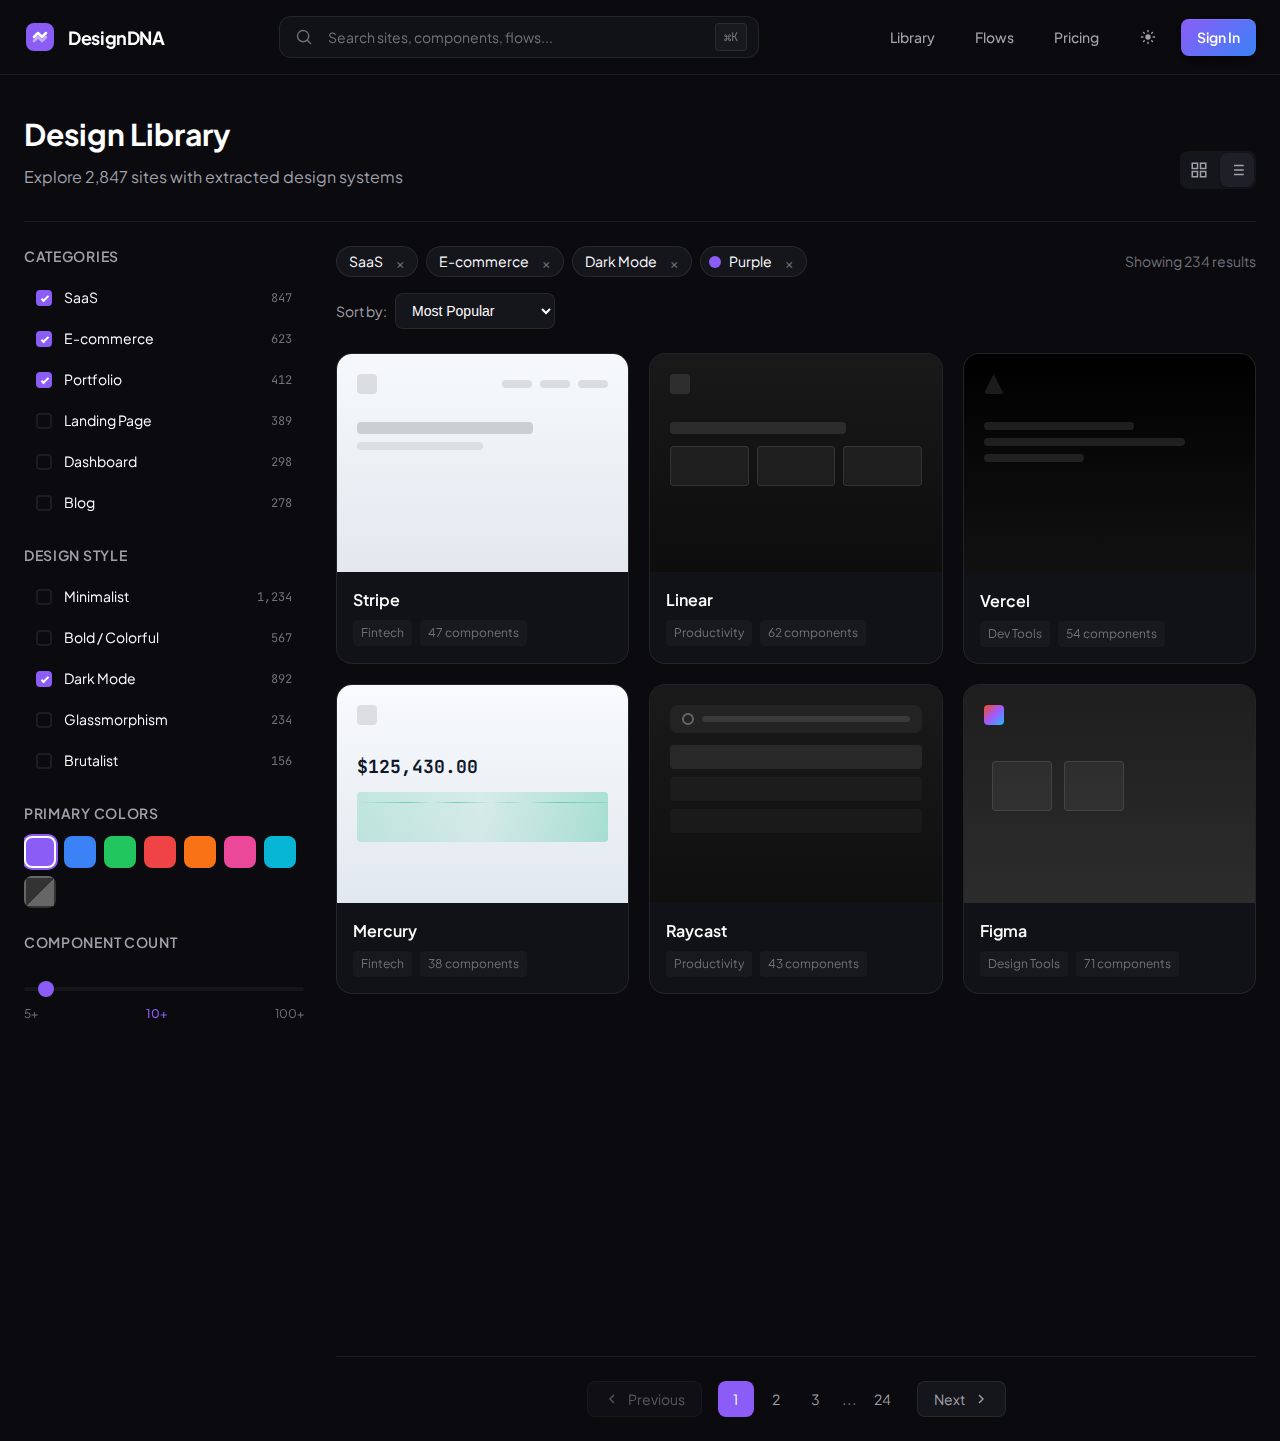
<file: prototype/library.html>
<!DOCTYPE html>
<html lang="en">
<head>
    <meta charset="UTF-8">
    <meta name="viewport" content="width=device-width, initial-scale=1.0">
    <title>Library | DesignDNA</title>
    <link rel="preconnect" href="https://fonts.googleapis.com">
    <link rel="preconnect" href="https://fonts.gstatic.com" crossorigin>
    <link href="https://fonts.googleapis.com/css2?family=Plus+Jakarta+Sans:wght@400;500;600;700&family=JetBrains+Mono:wght@400;500&display=swap" rel="stylesheet">
    <link rel="stylesheet" href="styles.css">
    <link rel="stylesheet" href="library.css">
</head>
<body>
    <!-- Navigation -->
    <nav class="nav">
        <div class="nav-container">
            <a href="index.html" class="nav-logo">
                <svg class="logo-icon" viewBox="0 0 32 32" fill="none">
                    <rect x="2" y="2" width="28" height="28" rx="8" fill="url(#logo-gradient)"/>
                    <path d="M10 16L14 12L18 16L22 12" stroke="white" stroke-width="2.5" stroke-linecap="round" stroke-linejoin="round"/>
                    <path d="M10 20L14 16L18 20L22 16" stroke="white" stroke-width="2.5" stroke-linecap="round" stroke-linejoin="round" opacity="0.5"/>
                    <defs>
                        <linearGradient id="logo-gradient" x1="0" y1="0" x2="32" y2="32">
                            <stop offset="0%" stop-color="#8b5cf6"/>
                            <stop offset="100%" stop-color="#3b82f6"/>
                        </linearGradient>
                    </defs>
                </svg>
                <span class="logo-text">DesignDNA</span>
            </a>

            <div class="nav-search">
                <svg class="search-icon" viewBox="0 0 20 20" fill="currentColor">
                    <path fill-rule="evenodd" d="M9 3.5a5.5 5.5 0 100 11 5.5 5.5 0 000-11zM2 9a7 7 0 1112.452 4.391l3.328 3.329a.75.75 0 11-1.06 1.06l-3.329-3.328A7 7 0 012 9z" clip-rule="evenodd"/>
                </svg>
                <input type="text" placeholder="Search sites, components, flows..." class="search-input" id="search-input">
                <kbd class="search-shortcut">⌘K</kbd>
            </div>

            <div class="nav-links">
                <a href="library.html" class="nav-link active">Library</a>
                <a href="#" class="nav-link">Flows</a>
                <a href="#" class="nav-link">Pricing</a>
                <button class="btn btn-ghost" id="theme-toggle">
                    <svg class="icon-sun" viewBox="0 0 20 20" fill="currentColor">
                        <path d="M10 2a.75.75 0 01.75.75v1.5a.75.75 0 01-1.5 0v-1.5A.75.75 0 0110 2zM10 15a.75.75 0 01.75.75v1.5a.75.75 0 01-1.5 0v-1.5A.75.75 0 0110 15zM10 7a3 3 0 100 6 3 3 0 000-6zM15.657 5.404a.75.75 0 10-1.06-1.06l-1.061 1.06a.75.75 0 001.06 1.061l1.06-1.06zM6.464 14.596a.75.75 0 10-1.06-1.06l-1.06 1.06a.75.75 0 001.06 1.06l1.06-1.06zM18 10a.75.75 0 01-.75.75h-1.5a.75.75 0 010-1.5h1.5A.75.75 0 0118 10zM5 10a.75.75 0 01-.75.75h-1.5a.75.75 0 010-1.5h1.5A.75.75 0 015 10zM14.596 15.657a.75.75 0 001.06-1.06l-1.06-1.061a.75.75 0 10-1.061 1.06l1.06 1.06zM5.404 6.464a.75.75 0 001.06-1.06l-1.06-1.06a.75.75 0 10-1.061 1.06l1.06 1.06z"/>
                    </svg>
                </button>
                <a href="#" class="btn btn-primary">Sign In</a>
            </div>
        </div>
    </nav>

    <main class="main">
        <!-- Page Header -->
        <header class="page-header">
            <div class="page-header-content">
                <h1>Design Library</h1>
                <p>Explore 2,847 sites with extracted design systems</p>
            </div>
            <div class="page-header-actions">
                <button class="btn btn-ghost" id="view-grid">
                    <svg width="18" height="18" viewBox="0 0 24 24" fill="none" stroke="currentColor" stroke-width="2">
                        <rect x="3" y="3" width="7" height="7"/>
                        <rect x="14" y="3" width="7" height="7"/>
                        <rect x="3" y="14" width="7" height="7"/>
                        <rect x="14" y="14" width="7" height="7"/>
                    </svg>
                </button>
                <button class="btn btn-ghost active" id="view-list">
                    <svg width="18" height="18" viewBox="0 0 24 24" fill="none" stroke="currentColor" stroke-width="2">
                        <line x1="8" y1="6" x2="21" y2="6"/>
                        <line x1="8" y1="12" x2="21" y2="12"/>
                        <line x1="8" y1="18" x2="21" y2="18"/>
                        <line x1="3" y1="6" x2="3.01" y2="6"/>
                        <line x1="3" y1="12" x2="3.01" y2="12"/>
                        <line x1="3" y1="18" x2="3.01" y2="18"/>
                    </svg>
                </button>
            </div>
        </header>

        <div class="library-layout">
            <!-- Filters Sidebar -->
            <aside class="filters-sidebar">
                <div class="filter-section">
                    <h3>Categories</h3>
                    <div class="filter-options">
                        <label class="filter-option">
                            <input type="checkbox" checked>
                            <span class="filter-checkbox"></span>
                            <span class="filter-label">SaaS</span>
                            <span class="filter-count">847</span>
                        </label>
                        <label class="filter-option">
                            <input type="checkbox" checked>
                            <span class="filter-checkbox"></span>
                            <span class="filter-label">E-commerce</span>
                            <span class="filter-count">623</span>
                        </label>
                        <label class="filter-option">
                            <input type="checkbox" checked>
                            <span class="filter-checkbox"></span>
                            <span class="filter-label">Portfolio</span>
                            <span class="filter-count">412</span>
                        </label>
                        <label class="filter-option">
                            <input type="checkbox">
                            <span class="filter-checkbox"></span>
                            <span class="filter-label">Landing Page</span>
                            <span class="filter-count">389</span>
                        </label>
                        <label class="filter-option">
                            <input type="checkbox">
                            <span class="filter-checkbox"></span>
                            <span class="filter-label">Dashboard</span>
                            <span class="filter-count">298</span>
                        </label>
                        <label class="filter-option">
                            <input type="checkbox">
                            <span class="filter-checkbox"></span>
                            <span class="filter-label">Blog</span>
                            <span class="filter-count">278</span>
                        </label>
                    </div>
                </div>

                <div class="filter-section">
                    <h3>Design Style</h3>
                    <div class="filter-options">
                        <label class="filter-option">
                            <input type="checkbox">
                            <span class="filter-checkbox"></span>
                            <span class="filter-label">Minimalist</span>
                            <span class="filter-count">1,234</span>
                        </label>
                        <label class="filter-option">
                            <input type="checkbox">
                            <span class="filter-checkbox"></span>
                            <span class="filter-label">Bold / Colorful</span>
                            <span class="filter-count">567</span>
                        </label>
                        <label class="filter-option">
                            <input type="checkbox" checked>
                            <span class="filter-checkbox"></span>
                            <span class="filter-label">Dark Mode</span>
                            <span class="filter-count">892</span>
                        </label>
                        <label class="filter-option">
                            <input type="checkbox">
                            <span class="filter-checkbox"></span>
                            <span class="filter-label">Glassmorphism</span>
                            <span class="filter-count">234</span>
                        </label>
                        <label class="filter-option">
                            <input type="checkbox">
                            <span class="filter-checkbox"></span>
                            <span class="filter-label">Brutalist</span>
                            <span class="filter-count">156</span>
                        </label>
                    </div>
                </div>

                <div class="filter-section">
                    <h3>Primary Colors</h3>
                    <div class="color-filters">
                        <button class="color-filter active" data-color="purple" style="background: #8b5cf6"></button>
                        <button class="color-filter" data-color="blue" style="background: #3b82f6"></button>
                        <button class="color-filter" data-color="green" style="background: #22c55e"></button>
                        <button class="color-filter" data-color="red" style="background: #ef4444"></button>
                        <button class="color-filter" data-color="orange" style="background: #f97316"></button>
                        <button class="color-filter" data-color="pink" style="background: #ec4899"></button>
                        <button class="color-filter" data-color="cyan" style="background: #06b6d4"></button>
                        <button class="color-filter" data-color="neutral" style="background: linear-gradient(135deg, #333 50%, #666 50%)"></button>
                    </div>
                </div>

                <div class="filter-section">
                    <h3>Component Count</h3>
                    <div class="range-filter">
                        <input type="range" min="5" max="100" value="10" id="component-range">
                        <div class="range-labels">
                            <span>5+</span>
                            <span id="component-value">10+</span>
                            <span>100+</span>
                        </div>
                    </div>
                </div>

                <div class="filter-section">
                    <h3>Added Date</h3>
                    <div class="filter-options">
                        <label class="filter-option radio">
                            <input type="radio" name="date" checked>
                            <span class="filter-radio"></span>
                            <span class="filter-label">Any time</span>
                        </label>
                        <label class="filter-option radio">
                            <input type="radio" name="date">
                            <span class="filter-radio"></span>
                            <span class="filter-label">Last 7 days</span>
                        </label>
                        <label class="filter-option radio">
                            <input type="radio" name="date">
                            <span class="filter-radio"></span>
                            <span class="filter-label">Last 30 days</span>
                        </label>
                        <label class="filter-option radio">
                            <input type="radio" name="date">
                            <span class="filter-radio"></span>
                            <span class="filter-label">Last 90 days</span>
                        </label>
                    </div>
                </div>

                <button class="btn btn-ghost btn-full" id="clear-filters">
                    Clear all filters
                </button>
            </aside>

            <!-- Results Grid -->
            <div class="results-container">
                <!-- Active Filters -->
                <div class="active-filters">
                    <span class="active-filter">
                        SaaS
                        <button class="filter-remove">×</button>
                    </span>
                    <span class="active-filter">
                        E-commerce
                        <button class="filter-remove">×</button>
                    </span>
                    <span class="active-filter">
                        Dark Mode
                        <button class="filter-remove">×</button>
                    </span>
                    <span class="active-filter color-filter-tag">
                        <span class="color-dot" style="background: #8b5cf6"></span>
                        Purple
                        <button class="filter-remove">×</button>
                    </span>
                    <span class="results-count">Showing 234 results</span>
                </div>

                <!-- Sort Options -->
                <div class="sort-bar">
                    <span class="sort-label">Sort by:</span>
                    <select class="sort-select" id="sort-select">
                        <option value="popular">Most Popular</option>
                        <option value="recent">Recently Added</option>
                        <option value="components">Most Components</option>
                        <option value="name">Name A-Z</option>
                    </select>
                </div>

                <!-- Sites Grid -->
                <div class="sites-grid" id="sites-grid">
                    <!-- Site Card 1: Stripe -->
                    <a href="site-detail.html" class="site-card">
                        <div class="site-preview">
                            <div class="site-screenshot stripe-preview">
                                <div class="preview-nav">
                                    <span class="preview-logo"></span>
                                    <div class="preview-nav-items">
                                        <span></span><span></span><span></span>
                                    </div>
                                </div>
                                <div class="preview-content">
                                    <div class="preview-headline"></div>
                                    <div class="preview-subline"></div>
                                </div>
                            </div>
                            <div class="site-overlay">
                                <span class="site-view-btn">View Design System</span>
                            </div>
                        </div>
                        <div class="site-info">
                            <h3 class="site-name">Stripe</h3>
                            <div class="site-tags">
                                <span class="site-tag">Fintech</span>
                                <span class="site-tag">47 components</span>
                            </div>
                        </div>
                    </a>

                    <!-- Site Card 2: Linear -->
                    <a href="#" class="site-card">
                        <div class="site-preview">
                            <div class="site-screenshot linear-preview">
                                <div class="preview-nav dark">
                                    <span class="preview-logo"></span>
                                </div>
                                <div class="preview-content">
                                    <div class="preview-headline"></div>
                                    <div class="preview-cards">
                                        <span></span><span></span><span></span>
                                    </div>
                                </div>
                            </div>
                            <div class="site-overlay">
                                <span class="site-view-btn">View Design System</span>
                            </div>
                        </div>
                        <div class="site-info">
                            <h3 class="site-name">Linear</h3>
                            <div class="site-tags">
                                <span class="site-tag">Productivity</span>
                                <span class="site-tag">62 components</span>
                            </div>
                        </div>
                    </a>

                    <!-- Site Card 3: Vercel -->
                    <a href="#" class="site-card">
                        <div class="site-preview">
                            <div class="site-screenshot vercel-preview">
                                <div class="preview-nav dark">
                                    <span class="preview-logo triangle"></span>
                                </div>
                                <div class="preview-content">
                                    <div class="preview-code">
                                        <span></span>
                                        <span></span>
                                        <span></span>
                                    </div>
                                </div>
                            </div>
                            <div class="site-overlay">
                                <span class="site-view-btn">View Design System</span>
                            </div>
                        </div>
                        <div class="site-info">
                            <h3 class="site-name">Vercel</h3>
                            <div class="site-tags">
                                <span class="site-tag">Dev Tools</span>
                                <span class="site-tag">54 components</span>
                            </div>
                        </div>
                    </a>

                    <!-- Site Card 4: Mercury -->
                    <a href="#" class="site-card">
                        <div class="site-preview">
                            <div class="site-screenshot mercury-preview">
                                <div class="preview-nav">
                                    <span class="preview-logo"></span>
                                </div>
                                <div class="preview-content">
                                    <div class="preview-balance">$125,430.00</div>
                                    <div class="preview-chart"></div>
                                </div>
                            </div>
                            <div class="site-overlay">
                                <span class="site-view-btn">View Design System</span>
                            </div>
                        </div>
                        <div class="site-info">
                            <h3 class="site-name">Mercury</h3>
                            <div class="site-tags">
                                <span class="site-tag">Fintech</span>
                                <span class="site-tag">38 components</span>
                            </div>
                        </div>
                    </a>

                    <!-- Site Card 5: Raycast -->
                    <a href="#" class="site-card">
                        <div class="site-preview">
                            <div class="site-screenshot raycast-preview">
                                <div class="preview-content dark">
                                    <div class="preview-command-bar">
                                        <span class="preview-search-icon"></span>
                                        <span class="preview-input"></span>
                                    </div>
                                    <div class="preview-results">
                                        <span></span><span></span><span></span>
                                    </div>
                                </div>
                            </div>
                            <div class="site-overlay">
                                <span class="site-view-btn">View Design System</span>
                            </div>
                        </div>
                        <div class="site-info">
                            <h3 class="site-name">Raycast</h3>
                            <div class="site-tags">
                                <span class="site-tag">Productivity</span>
                                <span class="site-tag">43 components</span>
                            </div>
                        </div>
                    </a>

                    <!-- Site Card 6: Figma -->
                    <a href="#" class="site-card">
                        <div class="site-preview">
                            <div class="site-screenshot figma-preview">
                                <div class="preview-nav">
                                    <span class="preview-logo figma-logo"></span>
                                </div>
                                <div class="preview-content">
                                    <div class="preview-figma-canvas">
                                        <span class="figma-frame"></span>
                                        <span class="figma-frame"></span>
                                    </div>
                                </div>
                            </div>
                            <div class="site-overlay">
                                <span class="site-view-btn">View Design System</span>
                            </div>
                        </div>
                        <div class="site-info">
                            <h3 class="site-name">Figma</h3>
                            <div class="site-tags">
                                <span class="site-tag">Design Tools</span>
                                <span class="site-tag">71 components</span>
                            </div>
                        </div>
                    </a>

                    <!-- Site Card 7: Notion -->
                    <a href="#" class="site-card">
                        <div class="site-preview">
                            <div class="site-screenshot notion-preview">
                                <div class="preview-nav">
                                    <span class="preview-logo notion-logo"></span>
                                </div>
                                <div class="preview-content">
                                    <div class="preview-notion-blocks">
                                        <span class="notion-block"></span>
                                        <span class="notion-block short"></span>
                                        <span class="notion-block"></span>
                                    </div>
                                </div>
                            </div>
                            <div class="site-overlay">
                                <span class="site-view-btn">View Design System</span>
                            </div>
                        </div>
                        <div class="site-info">
                            <h3 class="site-name">Notion</h3>
                            <div class="site-tags">
                                <span class="site-tag">Productivity</span>
                                <span class="site-tag">38 components</span>
                            </div>
                        </div>
                    </a>

                    <!-- Site Card 8: Supabase -->
                    <a href="#" class="site-card">
                        <div class="site-preview">
                            <div class="site-screenshot supabase-preview">
                                <div class="preview-nav dark">
                                    <span class="preview-logo supabase-logo"></span>
                                </div>
                                <div class="preview-content">
                                    <div class="preview-code">
                                        <span></span>
                                        <span></span>
                                        <span></span>
                                    </div>
                                </div>
                            </div>
                            <div class="site-overlay">
                                <span class="site-view-btn">View Design System</span>
                            </div>
                        </div>
                        <div class="site-info">
                            <h3 class="site-name">Supabase</h3>
                            <div class="site-tags">
                                <span class="site-tag">Dev Tools</span>
                                <span class="site-tag">56 components</span>
                            </div>
                        </div>
                    </a>
                </div>

                <!-- Pagination -->
                <div class="pagination">
                    <button class="pagination-btn" disabled>
                        <svg width="16" height="16" viewBox="0 0 24 24" fill="none" stroke="currentColor" stroke-width="2">
                            <polyline points="15 18 9 12 15 6"/>
                        </svg>
                        Previous
                    </button>
                    <div class="pagination-pages">
                        <button class="page-btn active">1</button>
                        <button class="page-btn">2</button>
                        <button class="page-btn">3</button>
                        <span class="page-dots">...</span>
                        <button class="page-btn">24</button>
                    </div>
                    <button class="pagination-btn">
                        Next
                        <svg width="16" height="16" viewBox="0 0 24 24" fill="none" stroke="currentColor" stroke-width="2">
                            <polyline points="9 18 15 12 9 6"/>
                        </svg>
                    </button>
                </div>
            </div>
        </div>
    </main>

    <!-- Search Modal -->
    <div class="search-modal" id="search-modal">
        <div class="search-modal-overlay"></div>
        <div class="search-modal-content">
            <div class="search-modal-header">
                <svg width="20" height="20" viewBox="0 0 24 24" fill="none" stroke="currentColor" stroke-width="2">
                    <circle cx="11" cy="11" r="8"/>
                    <line x1="21" y1="21" x2="16.65" y2="16.65"/>
                </svg>
                <input type="text" id="search-modal-input" placeholder="Search components, sites, colors...">
                <kbd>ESC</kbd>
            </div>
            <div class="search-modal-body">
                <div class="search-section">
                    <h3>Popular Searches</h3>
                    <div class="search-results">
                        <a href="#" class="search-result">
                            <span class="result-icon">◇</span>
                            <span class="result-text">Buttons like Stripe</span>
                        </a>
                        <a href="#" class="search-result">
                            <span class="result-icon">◇</span>
                            <span class="result-text">Dark mode dashboards</span>
                        </a>
                        <a href="#" class="search-result">
                            <span class="result-icon">◇</span>
                            <span class="result-text">Minimalist SaaS designs</span>
                        </a>
                    </div>
                </div>
            </div>
        </div>
    </div>

    <script src="script.js"></script>
    <script src="library.js"></script>
</body>
</html>
</file>
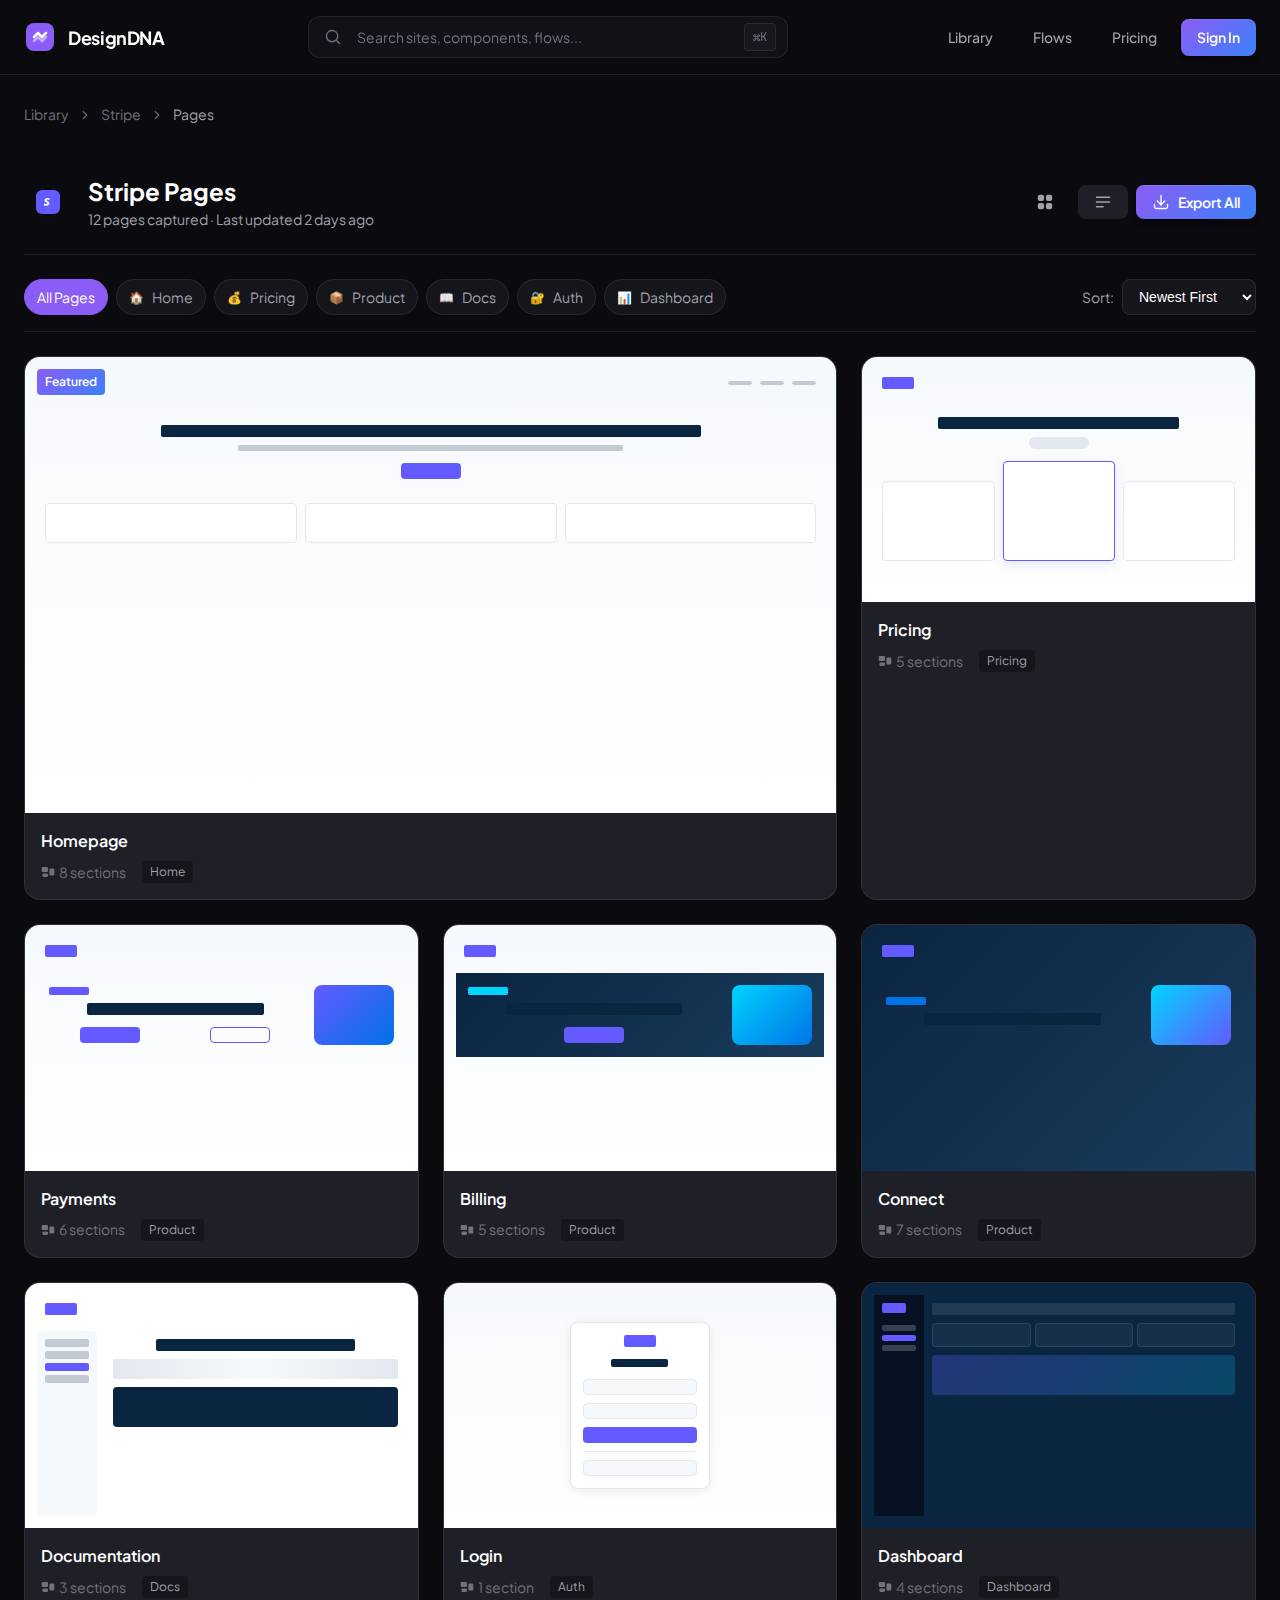
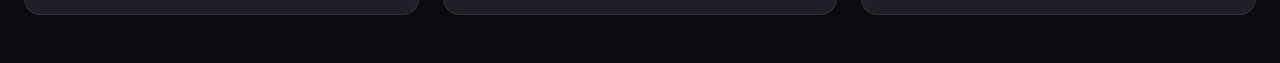
<file: prototype/pages-gallery.html>
<!DOCTYPE html>
<html lang="en">
<head>
    <meta charset="UTF-8">
    <meta name="viewport" content="width=device-width, initial-scale=1.0">
    <title>Stripe - Pages Gallery | DesignDNA</title>
    <link rel="preconnect" href="https://fonts.googleapis.com">
    <link rel="preconnect" href="https://fonts.gstatic.com" crossorigin>
    <link href="https://fonts.googleapis.com/css2?family=JetBrains+Mono:wght@400;500;600&family=Plus+Jakarta+Sans:wght@400;500;600;700;800&display=swap" rel="stylesheet">
    <link rel="stylesheet" href="styles.css">
    <link rel="stylesheet" href="pages-gallery.css">
</head>
<body>
    <!-- Navigation -->
    <nav class="nav">
        <div class="nav-container">
            <a href="index.html" class="nav-logo">
                <svg class="logo-icon" viewBox="0 0 32 32" fill="none">
                    <rect x="2" y="2" width="28" height="28" rx="8" fill="url(#logo-gradient)"/>
                    <path d="M10 16L14 12L18 16L22 12" stroke="white" stroke-width="2.5" stroke-linecap="round" stroke-linejoin="round"/>
                    <path d="M10 20L14 16L18 20L22 16" stroke="white" stroke-width="2.5" stroke-linecap="round" stroke-linejoin="round" opacity="0.5"/>
                    <defs>
                        <linearGradient id="logo-gradient" x1="0" y1="0" x2="32" y2="32">
                            <stop offset="0%" stop-color="#8b5cf6"/>
                            <stop offset="100%" stop-color="#3b82f6"/>
                        </linearGradient>
                    </defs>
                </svg>
                <span class="logo-text">DesignDNA</span>
            </a>

            <div class="nav-search">
                <svg class="search-icon" viewBox="0 0 20 20" fill="currentColor">
                    <path fill-rule="evenodd" d="M9 3.5a5.5 5.5 0 100 11 5.5 5.5 0 000-11zM2 9a7 7 0 1112.452 4.391l3.328 3.329a.75.75 0 11-1.06 1.06l-3.329-3.328A7 7 0 012 9z" clip-rule="evenodd"/>
                </svg>
                <input type="text" placeholder="Search sites, components, flows..." class="search-input">
                <kbd class="search-shortcut">⌘K</kbd>
            </div>

            <div class="nav-links">
                <a href="library.html" class="nav-link">Library</a>
                <a href="#" class="nav-link">Flows</a>
                <a href="#" class="nav-link">Pricing</a>
                <a href="#" class="btn btn-primary">Sign In</a>
            </div>
        </div>
    </nav>

    <!-- Main Content -->
    <main class="pages-gallery">
        <div class="container">
            <!-- Breadcrumb -->
            <nav class="breadcrumb">
                <a href="library.html">Library</a>
                <svg viewBox="0 0 20 20" fill="currentColor">
                    <path fill-rule="evenodd" d="M7.21 14.77a.75.75 0 01.02-1.06L11.168 10 7.23 6.29a.75.75 0 111.04-1.08l4.5 4.25a.75.75 0 010 1.08l-4.5 4.25a.75.75 0 01-1.06-.02z" clip-rule="evenodd"/>
                </svg>
                <a href="site-detail.html">Stripe</a>
                <svg viewBox="0 0 20 20" fill="currentColor">
                    <path fill-rule="evenodd" d="M7.21 14.77a.75.75 0 01.02-1.06L11.168 10 7.23 6.29a.75.75 0 111.04-1.08l4.5 4.25a.75.75 0 010 1.08l-4.5 4.25a.75.75 0 01-1.06-.02z" clip-rule="evenodd"/>
                </svg>
                <span>Pages</span>
            </nav>

            <!-- Page Header -->
            <header class="gallery-header">
                <div class="gallery-header-left">
                    <div class="site-identity">
                        <div class="site-logo stripe-brand">
                            <svg viewBox="0 0 32 32" fill="none">
                                <rect width="32" height="32" rx="8" fill="#635BFF"/>
                                <path d="M15.5 10.5c-2.5 0-4.1 1.3-4.1 3.2 0 2.5 3.7 2.8 3.7 4.2 0 .6-.5 1-1.3 1-.9 0-2.1-.5-2.9-1.1l-.5 2.4c.7.5 2 .9 3.3.9 2.6 0 4.2-1.3 4.2-3.3 0-2.6-3.7-3-3.7-4.2 0-.5.4-.9 1.2-.9.8 0 1.7.3 2.4.8l.5-2.3c-.6-.4-1.8-.7-2.8-.7z" fill="white"/>
                            </svg>
                        </div>
                        <div>
                            <h1>Stripe Pages</h1>
                            <p class="gallery-subtitle">12 pages captured · Last updated 2 days ago</p>
                        </div>
                    </div>
                </div>
                <div class="gallery-header-actions">
                    <button class="btn btn-ghost" id="view-grid">
                        <svg viewBox="0 0 20 20" fill="currentColor">
                            <path fill-rule="evenodd" d="M4.25 2A2.25 2.25 0 002 4.25v2.5A2.25 2.25 0 004.25 9h2.5A2.25 2.25 0 009 6.75v-2.5A2.25 2.25 0 006.75 2h-2.5zm0 9A2.25 2.25 0 002 13.25v2.5A2.25 2.25 0 004.25 18h2.5A2.25 2.25 0 009 15.75v-2.5A2.25 2.25 0 006.75 11h-2.5zm9-9A2.25 2.25 0 0011 4.25v2.5A2.25 2.25 0 0013.25 9h2.5A2.25 2.25 0 0018 6.75v-2.5A2.25 2.25 0 0015.75 2h-2.5zm0 9A2.25 2.25 0 0011 13.25v2.5A2.25 2.25 0 0013.25 18h2.5A2.25 2.25 0 0018 15.75v-2.5A2.25 2.25 0 0015.75 11h-2.5z" clip-rule="evenodd"/>
                        </svg>
                    </button>
                    <button class="btn btn-ghost active" id="view-list">
                        <svg viewBox="0 0 20 20" fill="currentColor">
                            <path fill-rule="evenodd" d="M2 4.75A.75.75 0 012.75 4h14.5a.75.75 0 010 1.5H2.75A.75.75 0 012 4.75zm0 10.5a.75.75 0 01.75-.75h7.5a.75.75 0 010 1.5h-7.5a.75.75 0 01-.75-.75zM2 10a.75.75 0 01.75-.75h14.5a.75.75 0 010 1.5H2.75A.75.75 0 012 10z" clip-rule="evenodd"/>
                        </svg>
                    </button>
                    <button class="btn btn-primary">
                        <svg viewBox="0 0 20 20" fill="currentColor">
                            <path d="M10.75 2.75a.75.75 0 00-1.5 0v8.614L6.295 8.235a.75.75 0 10-1.09 1.03l4.25 4.5a.75.75 0 001.09 0l4.25-4.5a.75.75 0 00-1.09-1.03l-2.955 3.129V2.75z"/>
                            <path d="M3.5 12.75a.75.75 0 00-1.5 0v2.5A2.75 2.75 0 004.75 18h10.5A2.75 2.75 0 0018 15.25v-2.5a.75.75 0 00-1.5 0v2.5c0 .69-.56 1.25-1.25 1.25H4.75c-.69 0-1.25-.56-1.25-1.25v-2.5z"/>
                        </svg>
                        Export All
                    </button>
                </div>
            </header>

            <!-- Filter Bar -->
            <div class="filter-bar">
                <div class="filter-chips">
                    <button class="filter-chip active">All Pages</button>
                    <button class="filter-chip">
                        <span class="chip-icon">🏠</span>
                        Home
                    </button>
                    <button class="filter-chip">
                        <span class="chip-icon">💰</span>
                        Pricing
                    </button>
                    <button class="filter-chip">
                        <span class="chip-icon">📦</span>
                        Product
                    </button>
                    <button class="filter-chip">
                        <span class="chip-icon">📖</span>
                        Docs
                    </button>
                    <button class="filter-chip">
                        <span class="chip-icon">🔐</span>
                        Auth
                    </button>
                    <button class="filter-chip">
                        <span class="chip-icon">📊</span>
                        Dashboard
                    </button>
                </div>
                <div class="filter-sort">
                    <span class="sort-label">Sort:</span>
                    <select class="sort-select">
                        <option value="newest">Newest First</option>
                        <option value="oldest">Oldest First</option>
                        <option value="sections">Most Sections</option>
                        <option value="name">Name A-Z</option>
                    </select>
                </div>
            </div>

            <!-- Pages Grid -->
            <div class="pages-grid" id="pages-grid">
                <!-- Homepage -->
                <article class="page-card featured">
                    <div class="page-screenshot">
                        <div class="screenshot-container">
                            <div class="screenshot-preview stripe-page-preview">
                                <div class="page-mock-nav">
                                    <div class="mock-logo"></div>
                                    <div class="mock-nav-items">
                                        <span></span><span></span><span></span>
                                    </div>
                                </div>
                                <div class="page-mock-hero">
                                    <div class="mock-headline"></div>
                                    <div class="mock-subhead"></div>
                                    <div class="mock-cta"></div>
                                </div>
                                <div class="page-mock-features">
                                    <div class="mock-feature-card"></div>
                                    <div class="mock-feature-card"></div>
                                    <div class="mock-feature-card"></div>
                                </div>
                            </div>
                        </div>
                        <div class="page-overlay">
                            <button class="overlay-btn primary">
                                <svg viewBox="0 0 20 20" fill="currentColor">
                                    <path d="M10 12.5a2.5 2.5 0 100-5 2.5 2.5 0 000 5z"/>
                                    <path fill-rule="evenodd" d="M.664 10.59a1.651 1.651 0 010-1.186A10.004 10.004 0 0110 3c4.257 0 7.893 2.66 9.336 6.41.147.381.146.804 0 1.186A10.004 10.004 0 0110 17c-4.257 0-7.893-2.66-9.336-6.41z" clip-rule="evenodd"/>
                                </svg>
                                View Full Page
                            </button>
                            <button class="overlay-btn">
                                <svg viewBox="0 0 20 20" fill="currentColor">
                                    <path d="M10.75 2.75a.75.75 0 00-1.5 0v8.614L6.295 8.235a.75.75 0 10-1.09 1.03l4.25 4.5a.75.75 0 001.09 0l4.25-4.5a.75.75 0 00-1.09-1.03l-2.955 3.129V2.75z"/>
                                </svg>
                                Export
                            </button>
                        </div>
                        <span class="page-badge">Featured</span>
                    </div>
                    <div class="page-info">
                        <h3 class="page-title">Homepage</h3>
                        <div class="page-meta">
                            <span class="page-sections">
                                <svg viewBox="0 0 20 20" fill="currentColor">
                                    <path fill-rule="evenodd" d="M2.5 3A1.5 1.5 0 001 4.5v4A1.5 1.5 0 002.5 10h6A1.5 1.5 0 0010 8.5v-4A1.5 1.5 0 008.5 3h-6zm11 2A1.5 1.5 0 0012 6.5v7a1.5 1.5 0 001.5 1.5h4a1.5 1.5 0 001.5-1.5v-7A1.5 1.5 0 0017.5 5h-4zm-10 7A1.5 1.5 0 002 13.5v2A1.5 1.5 0 003.5 17h5A1.5 1.5 0 0010 15.5v-2A1.5 1.5 0 008.5 12h-5z" clip-rule="evenodd"/>
                                </svg>
                                8 sections
                            </span>
                            <span class="page-type">Home</span>
                        </div>
                    </div>
                </article>

                <!-- Pricing Page -->
                <article class="page-card">
                    <div class="page-screenshot">
                        <div class="screenshot-container">
                            <div class="screenshot-preview stripe-pricing-preview">
                                <div class="page-mock-nav compact">
                                    <div class="mock-logo"></div>
                                </div>
                                <div class="page-mock-pricing-header">
                                    <div class="mock-headline"></div>
                                    <div class="mock-toggle"></div>
                                </div>
                                <div class="page-mock-pricing-cards">
                                    <div class="mock-pricing-card"></div>
                                    <div class="mock-pricing-card featured"></div>
                                    <div class="mock-pricing-card"></div>
                                </div>
                            </div>
                        </div>
                        <div class="page-overlay">
                            <button class="overlay-btn primary">
                                <svg viewBox="0 0 20 20" fill="currentColor">
                                    <path d="M10 12.5a2.5 2.5 0 100-5 2.5 2.5 0 000 5z"/>
                                    <path fill-rule="evenodd" d="M.664 10.59a1.651 1.651 0 010-1.186A10.004 10.004 0 0110 3c4.257 0 7.893 2.66 9.336 6.41.147.381.146.804 0 1.186A10.004 10.004 0 0110 17c-4.257 0-7.893-2.66-9.336-6.41z" clip-rule="evenodd"/>
                                </svg>
                                View Full Page
                            </button>
                            <button class="overlay-btn">
                                <svg viewBox="0 0 20 20" fill="currentColor">
                                    <path d="M10.75 2.75a.75.75 0 00-1.5 0v8.614L6.295 8.235a.75.75 0 10-1.09 1.03l4.25 4.5a.75.75 0 001.09 0l4.25-4.5a.75.75 0 00-1.09-1.03l-2.955 3.129V2.75z"/>
                                </svg>
                                Export
                            </button>
                        </div>
                    </div>
                    <div class="page-info">
                        <h3 class="page-title">Pricing</h3>
                        <div class="page-meta">
                            <span class="page-sections">
                                <svg viewBox="0 0 20 20" fill="currentColor">
                                    <path fill-rule="evenodd" d="M2.5 3A1.5 1.5 0 001 4.5v4A1.5 1.5 0 002.5 10h6A1.5 1.5 0 0010 8.5v-4A1.5 1.5 0 008.5 3h-6zm11 2A1.5 1.5 0 0012 6.5v7a1.5 1.5 0 001.5 1.5h4a1.5 1.5 0 001.5-1.5v-7A1.5 1.5 0 0017.5 5h-4zm-10 7A1.5 1.5 0 002 13.5v2A1.5 1.5 0 003.5 17h5A1.5 1.5 0 0010 15.5v-2A1.5 1.5 0 008.5 12h-5z" clip-rule="evenodd"/>
                                </svg>
                                5 sections
                            </span>
                            <span class="page-type">Pricing</span>
                        </div>
                    </div>
                </article>

                <!-- Payments Page -->
                <article class="page-card">
                    <div class="page-screenshot">
                        <div class="screenshot-container">
                            <div class="screenshot-preview stripe-product-preview">
                                <div class="page-mock-nav compact">
                                    <div class="mock-logo"></div>
                                </div>
                                <div class="page-mock-product-hero">
                                    <div class="mock-product-text">
                                        <div class="mock-badge"></div>
                                        <div class="mock-headline"></div>
                                        <div class="mock-cta-group">
                                            <div class="mock-cta"></div>
                                            <div class="mock-cta outline"></div>
                                        </div>
                                    </div>
                                    <div class="mock-product-visual"></div>
                                </div>
                            </div>
                        </div>
                        <div class="page-overlay">
                            <button class="overlay-btn primary">
                                <svg viewBox="0 0 20 20" fill="currentColor">
                                    <path d="M10 12.5a2.5 2.5 0 100-5 2.5 2.5 0 000 5z"/>
                                    <path fill-rule="evenodd" d="M.664 10.59a1.651 1.651 0 010-1.186A10.004 10.004 0 0110 3c4.257 0 7.893 2.66 9.336 6.41.147.381.146.804 0 1.186A10.004 10.004 0 0110 17c-4.257 0-7.893-2.66-9.336-6.41z" clip-rule="evenodd"/>
                                </svg>
                                View Full Page
                            </button>
                            <button class="overlay-btn">
                                <svg viewBox="0 0 20 20" fill="currentColor">
                                    <path d="M10.75 2.75a.75.75 0 00-1.5 0v8.614L6.295 8.235a.75.75 0 10-1.09 1.03l4.25 4.5a.75.75 0 001.09 0l4.25-4.5a.75.75 0 00-1.09-1.03l-2.955 3.129V2.75z"/>
                                </svg>
                                Export
                            </button>
                        </div>
                    </div>
                    <div class="page-info">
                        <h3 class="page-title">Payments</h3>
                        <div class="page-meta">
                            <span class="page-sections">
                                <svg viewBox="0 0 20 20" fill="currentColor">
                                    <path fill-rule="evenodd" d="M2.5 3A1.5 1.5 0 001 4.5v4A1.5 1.5 0 002.5 10h6A1.5 1.5 0 0010 8.5v-4A1.5 1.5 0 008.5 3h-6zm11 2A1.5 1.5 0 0012 6.5v7a1.5 1.5 0 001.5 1.5h4a1.5 1.5 0 001.5-1.5v-7A1.5 1.5 0 0017.5 5h-4zm-10 7A1.5 1.5 0 002 13.5v2A1.5 1.5 0 003.5 17h5A1.5 1.5 0 0010 15.5v-2A1.5 1.5 0 008.5 12h-5z" clip-rule="evenodd"/>
                                </svg>
                                6 sections
                            </span>
                            <span class="page-type">Product</span>
                        </div>
                    </div>
                </article>

                <!-- Billing Page -->
                <article class="page-card">
                    <div class="page-screenshot">
                        <div class="screenshot-container">
                            <div class="screenshot-preview stripe-product-preview">
                                <div class="page-mock-nav compact">
                                    <div class="mock-logo"></div>
                                </div>
                                <div class="page-mock-product-hero billing">
                                    <div class="mock-product-text">
                                        <div class="mock-badge teal"></div>
                                        <div class="mock-headline"></div>
                                        <div class="mock-cta-group">
                                            <div class="mock-cta"></div>
                                        </div>
                                    </div>
                                    <div class="mock-product-visual dark"></div>
                                </div>
                            </div>
                        </div>
                        <div class="page-overlay">
                            <button class="overlay-btn primary">View Full Page</button>
                            <button class="overlay-btn">Export</button>
                        </div>
                    </div>
                    <div class="page-info">
                        <h3 class="page-title">Billing</h3>
                        <div class="page-meta">
                            <span class="page-sections">
                                <svg viewBox="0 0 20 20" fill="currentColor">
                                    <path fill-rule="evenodd" d="M2.5 3A1.5 1.5 0 001 4.5v4A1.5 1.5 0 002.5 10h6A1.5 1.5 0 0010 8.5v-4A1.5 1.5 0 008.5 3h-6zm11 2A1.5 1.5 0 0012 6.5v7a1.5 1.5 0 001.5 1.5h4a1.5 1.5 0 001.5-1.5v-7A1.5 1.5 0 0017.5 5h-4zm-10 7A1.5 1.5 0 002 13.5v2A1.5 1.5 0 003.5 17h5A1.5 1.5 0 0010 15.5v-2A1.5 1.5 0 008.5 12h-5z" clip-rule="evenodd"/>
                                </svg>
                                5 sections
                            </span>
                            <span class="page-type">Product</span>
                        </div>
                    </div>
                </article>

                <!-- Connect Page -->
                <article class="page-card">
                    <div class="page-screenshot">
                        <div class="screenshot-container">
                            <div class="screenshot-preview stripe-product-preview connect">
                                <div class="page-mock-nav compact">
                                    <div class="mock-logo"></div>
                                </div>
                                <div class="page-mock-product-hero">
                                    <div class="mock-product-text">
                                        <div class="mock-badge blue"></div>
                                        <div class="mock-headline"></div>
                                    </div>
                                    <div class="mock-connect-visual"></div>
                                </div>
                            </div>
                        </div>
                        <div class="page-overlay">
                            <button class="overlay-btn primary">View Full Page</button>
                            <button class="overlay-btn">Export</button>
                        </div>
                    </div>
                    <div class="page-info">
                        <h3 class="page-title">Connect</h3>
                        <div class="page-meta">
                            <span class="page-sections">
                                <svg viewBox="0 0 20 20" fill="currentColor">
                                    <path fill-rule="evenodd" d="M2.5 3A1.5 1.5 0 001 4.5v4A1.5 1.5 0 002.5 10h6A1.5 1.5 0 0010 8.5v-4A1.5 1.5 0 008.5 3h-6zm11 2A1.5 1.5 0 0012 6.5v7a1.5 1.5 0 001.5 1.5h4a1.5 1.5 0 001.5-1.5v-7A1.5 1.5 0 0017.5 5h-4zm-10 7A1.5 1.5 0 002 13.5v2A1.5 1.5 0 003.5 17h5A1.5 1.5 0 0010 15.5v-2A1.5 1.5 0 008.5 12h-5z" clip-rule="evenodd"/>
                                </svg>
                                7 sections
                            </span>
                            <span class="page-type">Product</span>
                        </div>
                    </div>
                </article>

                <!-- Docs Page -->
                <article class="page-card">
                    <div class="page-screenshot">
                        <div class="screenshot-container">
                            <div class="screenshot-preview stripe-docs-preview">
                                <div class="page-mock-nav compact">
                                    <div class="mock-logo"></div>
                                </div>
                                <div class="page-mock-docs-layout">
                                    <div class="mock-sidebar">
                                        <div class="mock-nav-item"></div>
                                        <div class="mock-nav-item"></div>
                                        <div class="mock-nav-item active"></div>
                                        <div class="mock-nav-item"></div>
                                    </div>
                                    <div class="mock-docs-content">
                                        <div class="mock-headline"></div>
                                        <div class="mock-paragraph"></div>
                                        <div class="mock-code-block"></div>
                                    </div>
                                </div>
                            </div>
                        </div>
                        <div class="page-overlay">
                            <button class="overlay-btn primary">View Full Page</button>
                            <button class="overlay-btn">Export</button>
                        </div>
                    </div>
                    <div class="page-info">
                        <h3 class="page-title">Documentation</h3>
                        <div class="page-meta">
                            <span class="page-sections">
                                <svg viewBox="0 0 20 20" fill="currentColor">
                                    <path fill-rule="evenodd" d="M2.5 3A1.5 1.5 0 001 4.5v4A1.5 1.5 0 002.5 10h6A1.5 1.5 0 0010 8.5v-4A1.5 1.5 0 008.5 3h-6zm11 2A1.5 1.5 0 0012 6.5v7a1.5 1.5 0 001.5 1.5h4a1.5 1.5 0 001.5-1.5v-7A1.5 1.5 0 0017.5 5h-4zm-10 7A1.5 1.5 0 002 13.5v2A1.5 1.5 0 003.5 17h5A1.5 1.5 0 0010 15.5v-2A1.5 1.5 0 008.5 12h-5z" clip-rule="evenodd"/>
                                </svg>
                                3 sections
                            </span>
                            <span class="page-type">Docs</span>
                        </div>
                    </div>
                </article>

                <!-- Login Page -->
                <article class="page-card">
                    <div class="page-screenshot">
                        <div class="screenshot-container">
                            <div class="screenshot-preview stripe-auth-preview">
                                <div class="page-mock-auth">
                                    <div class="mock-auth-card">
                                        <div class="mock-logo centered"></div>
                                        <div class="mock-headline small centered"></div>
                                        <div class="mock-input"></div>
                                        <div class="mock-input"></div>
                                        <div class="mock-cta full"></div>
                                        <div class="mock-divider"></div>
                                        <div class="mock-social-btn"></div>
                                    </div>
                                </div>
                            </div>
                        </div>
                        <div class="page-overlay">
                            <button class="overlay-btn primary">View Full Page</button>
                            <button class="overlay-btn">Export</button>
                        </div>
                    </div>
                    <div class="page-info">
                        <h3 class="page-title">Login</h3>
                        <div class="page-meta">
                            <span class="page-sections">
                                <svg viewBox="0 0 20 20" fill="currentColor">
                                    <path fill-rule="evenodd" d="M2.5 3A1.5 1.5 0 001 4.5v4A1.5 1.5 0 002.5 10h6A1.5 1.5 0 0010 8.5v-4A1.5 1.5 0 008.5 3h-6zm11 2A1.5 1.5 0 0012 6.5v7a1.5 1.5 0 001.5 1.5h4a1.5 1.5 0 001.5-1.5v-7A1.5 1.5 0 0017.5 5h-4zm-10 7A1.5 1.5 0 002 13.5v2A1.5 1.5 0 003.5 17h5A1.5 1.5 0 0010 15.5v-2A1.5 1.5 0 008.5 12h-5z" clip-rule="evenodd"/>
                                </svg>
                                1 section
                            </span>
                            <span class="page-type">Auth</span>
                        </div>
                    </div>
                </article>

                <!-- Dashboard Page -->
                <article class="page-card">
                    <div class="page-screenshot">
                        <div class="screenshot-container">
                            <div class="screenshot-preview stripe-dashboard-preview">
                                <div class="page-mock-dashboard">
                                    <div class="mock-dashboard-sidebar">
                                        <div class="mock-logo small"></div>
                                        <div class="mock-nav-item"></div>
                                        <div class="mock-nav-item active"></div>
                                        <div class="mock-nav-item"></div>
                                    </div>
                                    <div class="mock-dashboard-main">
                                        <div class="mock-dashboard-header"></div>
                                        <div class="mock-stats-row">
                                            <div class="mock-stat-card"></div>
                                            <div class="mock-stat-card"></div>
                                            <div class="mock-stat-card"></div>
                                        </div>
                                        <div class="mock-chart"></div>
                                    </div>
                                </div>
                            </div>
                        </div>
                        <div class="page-overlay">
                            <button class="overlay-btn primary">View Full Page</button>
                            <button class="overlay-btn">Export</button>
                        </div>
                    </div>
                    <div class="page-info">
                        <h3 class="page-title">Dashboard</h3>
                        <div class="page-meta">
                            <span class="page-sections">
                                <svg viewBox="0 0 20 20" fill="currentColor">
                                    <path fill-rule="evenodd" d="M2.5 3A1.5 1.5 0 001 4.5v4A1.5 1.5 0 002.5 10h6A1.5 1.5 0 0010 8.5v-4A1.5 1.5 0 008.5 3h-6zm11 2A1.5 1.5 0 0012 6.5v7a1.5 1.5 0 001.5 1.5h4a1.5 1.5 0 001.5-1.5v-7A1.5 1.5 0 0017.5 5h-4zm-10 7A1.5 1.5 0 002 13.5v2A1.5 1.5 0 003.5 17h5A1.5 1.5 0 0010 15.5v-2A1.5 1.5 0 008.5 12h-5z" clip-rule="evenodd"/>
                                </svg>
                                4 sections
                            </span>
                            <span class="page-type">Dashboard</span>
                        </div>
                    </div>
                </article>
            </div>
        </div>
    </main>

    <script src="script.js"></script>
    <script src="pages-gallery.js"></script>
</body>
</html>
</file>
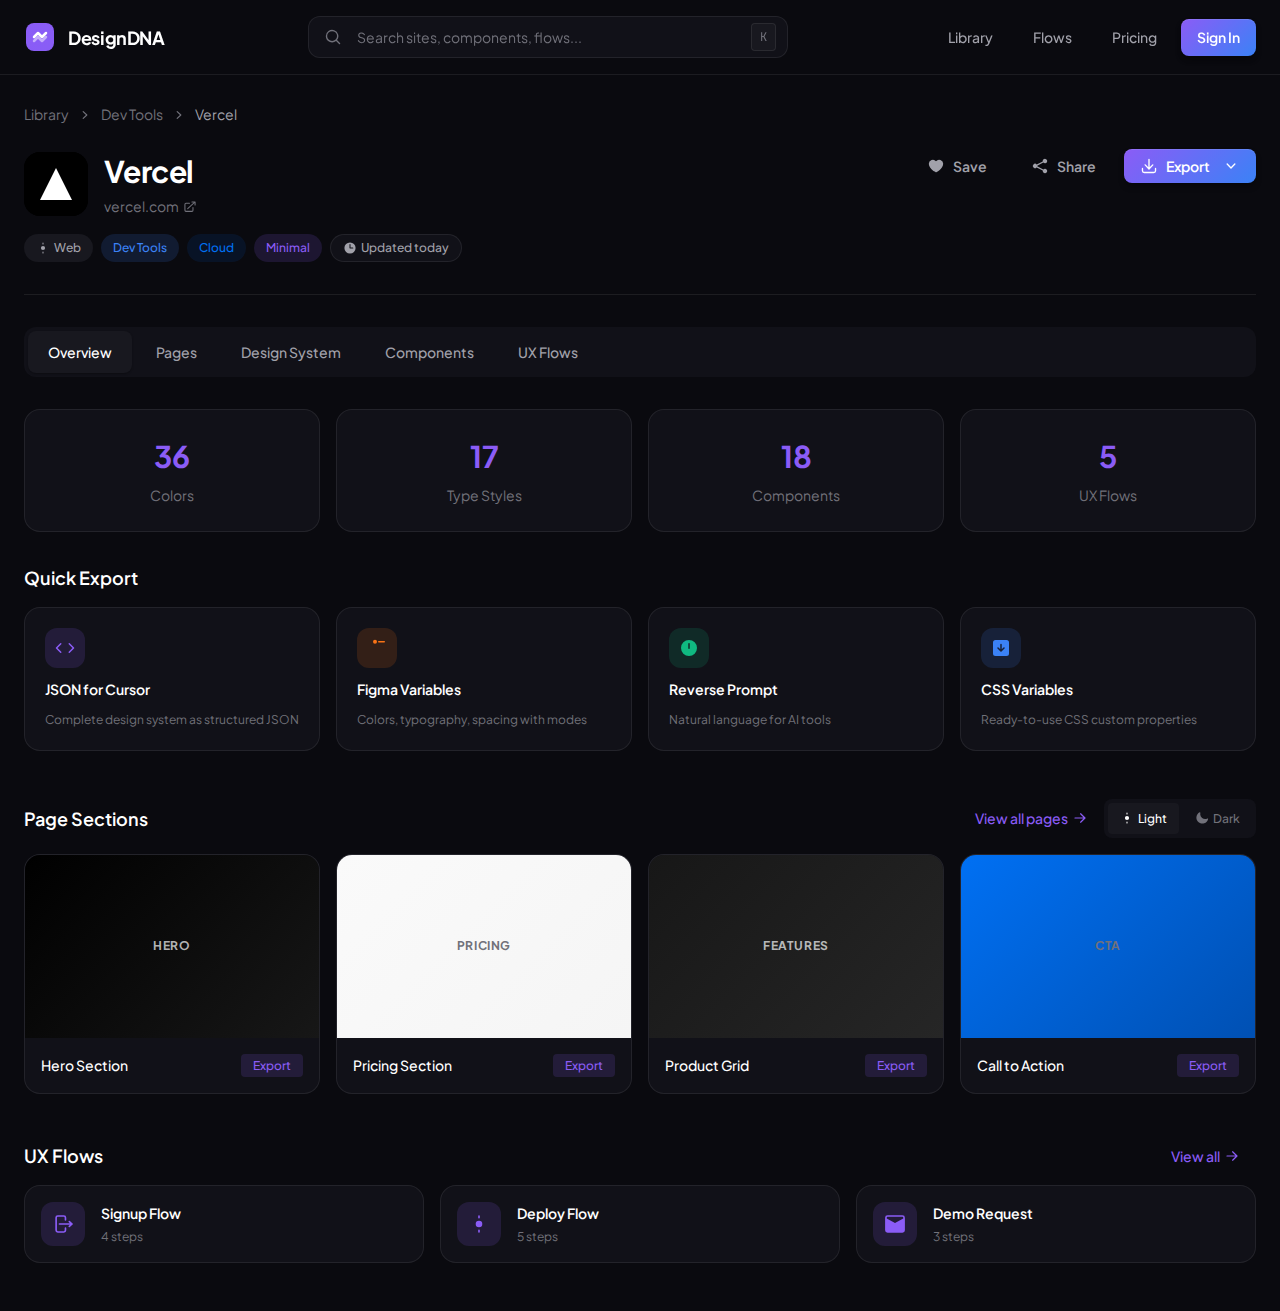
<file: prototype/site-detail-2.html>
<!DOCTYPE html>
<html lang="en">
<head>
    <meta charset="UTF-8">
    <meta name="viewport" content="width=device-width, initial-scale=1.0">
    <title>Vercel - Design System | DesignDNA</title>
    <link rel="preconnect" href="https://fonts.googleapis.com">
    <link rel="preconnect" href="https://fonts.gstatic.com" crossorigin>
    <link href="https://fonts.googleapis.com/css2?family=JetBrains+Mono:wght@400;500;600&family=Plus+Jakarta+Sans:wght@400;500;600;700;800&display=swap" rel="stylesheet">
    <link rel="stylesheet" href="styles.css">
    <link rel="stylesheet" href="site-detail.css">
</head>
<body>
    <!-- Navigation -->
    <nav class="nav">
        <div class="nav-container">
            <a href="index.html" class="nav-logo">
                <svg class="logo-icon" viewBox="0 0 32 32" fill="none">
                    <rect x="2" y="2" width="28" height="28" rx="8" fill="url(#logo-gradient)"/>
                    <path d="M10 16L14 12L18 16L22 12" stroke="white" stroke-width="2.5" stroke-linecap="round" stroke-linejoin="round"/>
                    <path d="M10 20L14 16L18 20L22 16" stroke="white" stroke-width="2.5" stroke-linecap="round" stroke-linejoin="round" opacity="0.5"/>
                    <defs>
                        <linearGradient id="logo-gradient" x1="0" y1="0" x2="32" y2="32">
                            <stop offset="0%" stop-color="#8b5cf6"/>
                            <stop offset="100%" stop-color="#3b82f6"/>
                        </linearGradient>
                    </defs>
                </svg>
                <span class="logo-text">DesignDNA</span>
            </a>

            <div class="nav-search">
                <svg class="search-icon" viewBox="0 0 20 20" fill="currentColor">
                    <path fill-rule="evenodd" d="M9 3.5a5.5 5.5 0 100 11 5.5 5.5 0 000-11zM2 9a7 7 0 1112.452 4.391l3.328 3.329a.75.75 0 11-1.06 1.06l-3.329-3.328A7 7 0 012 9z" clip-rule="evenodd"/>
                </svg>
                <input type="text" placeholder="Search sites, components, flows..." class="search-input" id="search-input">
                <kbd class="search-shortcut">K</kbd>
            </div>

            <div class="nav-links">
                <a href="library.html" class="nav-link">Library</a>
                <a href="#" class="nav-link">Flows</a>
                <a href="#" class="nav-link">Pricing</a>
                <a href="#" class="btn btn-primary">Sign In</a>
            </div>
        </div>
    </nav>

    <!-- Main Content -->
    <main class="site-detail">
        <div class="container">
            <!-- Breadcrumb -->
            <nav class="breadcrumb">
                <a href="library.html">Library</a>
                <svg viewBox="0 0 20 20" fill="currentColor">
                    <path fill-rule="evenodd" d="M7.21 14.77a.75.75 0 01.02-1.06L11.168 10 7.23 6.29a.75.75 0 111.04-1.08l4.5 4.25a.75.75 0 010 1.08l-4.5 4.25a.75.75 0 01-1.06-.02z" clip-rule="evenodd"/>
                </svg>
                <a href="#">Dev Tools</a>
                <svg viewBox="0 0 20 20" fill="currentColor">
                    <path fill-rule="evenodd" d="M7.21 14.77a.75.75 0 01.02-1.06L11.168 10 7.23 6.29a.75.75 0 111.04-1.08l4.5 4.25a.75.75 0 010 1.08l-4.5 4.25a.75.75 0 01-1.06-.02z" clip-rule="evenodd"/>
                </svg>
                <span>Vercel</span>
            </nav>

            <!-- Site Header -->
            <header class="site-header">
                <div class="site-header-info">
                    <div class="site-logo-wrapper">
                        <div class="site-logo vercel-brand" style="background: #000;">
                            <!-- Vercel Triangle Logo -->
                            <svg viewBox="0 0 32 32" fill="none">
                                <rect width="32" height="32" rx="8" fill="#000"/>
                                <path d="M16 8L24 24H8L16 8Z" fill="white"/>
                            </svg>
                        </div>
                        <div>
                            <h1 class="site-title">Vercel</h1>
                            <a href="https://vercel.com" class="site-url" target="_blank">
                                vercel.com
                                <svg viewBox="0 0 20 20" fill="currentColor">
                                    <path fill-rule="evenodd" d="M4.25 5.5a.75.75 0 00-.75.75v8.5c0 .414.336.75.75.75h8.5a.75.75 0 00.75-.75v-4a.75.75 0 011.5 0v4A2.25 2.25 0 0112.75 17h-8.5A2.25 2.25 0 012 14.75v-8.5A2.25 2.25 0 014.25 4h5a.75.75 0 010 1.5h-5z" clip-rule="evenodd"/>
                                    <path fill-rule="evenodd" d="M6.194 12.753a.75.75 0 001.06.053L16.5 4.44v2.81a.75.75 0 001.5 0v-4.5a.75.75 0 00-.75-.75h-4.5a.75.75 0 000 1.5h2.553l-9.056 8.194a.75.75 0 00-.053 1.06z" clip-rule="evenodd"/>
                                </svg>
                            </a>
                        </div>
                    </div>

                    <div class="site-meta">
                        <span class="meta-tag">
                            <svg viewBox="0 0 20 20" fill="currentColor">
                                <path d="M10 2a.75.75 0 01.75.75v1.5a.75.75 0 01-1.5 0v-1.5A.75.75 0 0110 2zM10 15a.75.75 0 01.75.75v1.5a.75.75 0 01-1.5 0v-1.5A.75.75 0 0110 15zM10 7a3 3 0 100 6 3 3 0 000-6z"/>
                            </svg>
                            Web
                        </span>
                        <span class="meta-tag devtools">Dev Tools</span>
                        <span class="meta-tag" style="background: rgba(0,112,243,0.1); color: #0070F3;">Cloud</span>
                        <span class="meta-tag style">Minimal</span>
                        <span class="meta-tag last-updated">
                            <svg viewBox="0 0 20 20" fill="currentColor">
                                <path fill-rule="evenodd" d="M10 18a8 8 0 100-16 8 8 0 000 16zm.75-13a.75.75 0 00-1.5 0v5c0 .414.336.75.75.75h4a.75.75 0 000-1.5h-3.25V5z" clip-rule="evenodd"/>
                            </svg>
                            Updated today
                        </span>
                    </div>
                </div>

                <div class="site-header-actions">
                    <button class="btn btn-ghost">
                        <svg viewBox="0 0 20 20" fill="currentColor">
                            <path d="M9.653 16.915l-.005-.003-.019-.01a20.759 20.759 0 01-1.162-.682 22.045 22.045 0 01-2.582-1.9C4.045 12.733 2 10.352 2 7.5a4.5 4.5 0 018-2.828A4.5 4.5 0 0118 7.5c0 2.852-2.044 5.233-3.885 6.82a22.049 22.049 0 01-3.744 2.582l-.019.01-.005.003h-.002a.739.739 0 01-.69.001l-.002-.001z"/>
                        </svg>
                        Save
                    </button>
                    <button class="btn btn-ghost">
                        <svg viewBox="0 0 20 20" fill="currentColor">
                            <path d="M13 4.5a2.5 2.5 0 11.702 1.737L6.97 9.604a2.518 2.518 0 010 .792l6.733 3.367a2.5 2.5 0 11-.671 1.341l-6.733-3.367a2.5 2.5 0 110-3.474l6.733-3.367A2.52 2.52 0 0113 4.5z"/>
                        </svg>
                        Share
                    </button>
                    <div class="export-dropdown-wrapper">
                        <button class="btn btn-primary" id="export-btn">
                            <svg viewBox="0 0 20 20" fill="currentColor">
                                <path d="M10.75 2.75a.75.75 0 00-1.5 0v8.614L6.295 8.235a.75.75 0 10-1.09 1.03l4.25 4.5a.75.75 0 001.09 0l4.25-4.5a.75.75 0 00-1.09-1.03l-2.955 3.129V2.75z"/>
                                <path d="M3.5 12.75a.75.75 0 00-1.5 0v2.5A2.75 2.75 0 004.75 18h10.5A2.75 2.75 0 0018 15.25v-2.5a.75.75 0 00-1.5 0v2.5c0 .69-.56 1.25-1.25 1.25H4.75c-.69 0-1.25-.56-1.25-1.25v-2.5z"/>
                            </svg>
                            Export
                            <svg viewBox="0 0 20 20" fill="currentColor" class="dropdown-arrow">
                                <path fill-rule="evenodd" d="M5.23 7.21a.75.75 0 011.06.02L10 11.168l3.71-3.938a.75.75 0 111.08 1.04l-4.25 4.5a.75.75 0 01-1.08 0l-4.25-4.5a.75.75 0 01.02-1.06z" clip-rule="evenodd"/>
                            </svg>
                        </button>
                        <div class="export-dropdown-menu" id="export-dropdown">
                            <button class="export-option" data-export="json">
                                <svg width="18" height="18" viewBox="0 0 24 24" fill="none" stroke="currentColor" stroke-width="2">
                                    <path d="M13 2H6a2 2 0 0 0-2 2v16a2 2 0 0 0 2 2h12a2 2 0 0 0 2-2V9z"/>
                                    <polyline points="13 2 13 9 20 9"/>
                                </svg>
                                <span>JSON File</span>
                            </button>
                            <button class="export-option" data-export="figma">
                                <svg width="18" height="18" viewBox="0 0 24 24" fill="none" stroke="currentColor" stroke-width="2">
                                    <circle cx="12" cy="12" r="3"/>
                                    <path d="M12 1v6m0 6v6"/>
                                    <circle cx="12" cy="12" r="9"/>
                                </svg>
                                <span>Figma</span>
                            </button>
                            <button class="export-option" data-export="prompt">
                                <svg width="18" height="18" viewBox="0 0 24 24" fill="none" stroke="currentColor" stroke-width="2">
                                    <path d="M21 15a2 2 0 0 1-2 2H7l-4 4V5a2 2 0 0 1 2-2h14a2 2 0 0 1 2 2z"/>
                                </svg>
                                <span>Reverse Prompt</span>
                            </button>
                            <button class="export-option" data-export="css">
                                <svg width="18" height="18" viewBox="0 0 24 24" fill="none" stroke="currentColor" stroke-width="2">
                                    <polyline points="16 18 22 12 16 6"/>
                                    <polyline points="8 6 2 12 8 18"/>
                                </svg>
                                <span>CSS Variables</span>
                            </button>
                        </div>
                    </div>
                </div>
            </header>

            <!-- Tabs -->
            <div class="tabs">
                <button class="tab-btn active" data-tab="overview">Overview</button>
                <button class="tab-btn" data-tab="pages">Pages</button>
                <button class="tab-btn" data-tab="design-system">Design System</button>
                <button class="tab-btn" data-tab="components">Components</button>
                <button class="tab-btn" data-tab="flows">UX Flows</button>
            </div>

            <!-- Tab Content -->
            <div class="tab-content">
                <!-- Overview Tab -->
                <div class="tab-panel active" id="tab-overview">
                    <!-- Quick Stats -->
                    <div class="quick-stats">
                        <div class="quick-stat">
                            <span class="quick-stat-value">36</span>
                            <span class="quick-stat-label">Colors</span>
                        </div>
                        <div class="quick-stat">
                            <span class="quick-stat-value">17</span>
                            <span class="quick-stat-label">Type Styles</span>
                        </div>
                        <div class="quick-stat">
                            <span class="quick-stat-value">18</span>
                            <span class="quick-stat-label">Components</span>
                        </div>
                        <div class="quick-stat">
                            <span class="quick-stat-value">5</span>
                            <span class="quick-stat-label">UX Flows</span>
                        </div>
                    </div>

                    <!-- Quick Export -->
                    <div class="quick-export">
                        <h3>Quick Export</h3>
                        <div class="quick-export-grid">
                            <button class="quick-export-btn">
                                <div class="export-icon json">
                                    <svg viewBox="0 0 20 20" fill="currentColor">
                                        <path fill-rule="evenodd" d="M6.28 5.22a.75.75 0 010 1.06L2.56 10l3.72 3.72a.75.75 0 01-1.06 1.06L.97 10.53a.75.75 0 010-1.06l4.25-4.25a.75.75 0 011.06 0zm7.44 0a.75.75 0 011.06 0l4.25 4.25a.75.75 0 010 1.06l-4.25 4.25a.75.75 0 01-1.06-1.06L17.44 10l-3.72-3.72a.75.75 0 010-1.06z" clip-rule="evenodd"/>
                                    </svg>
                                </div>
                                <span class="export-name">JSON for Cursor</span>
                                <span class="export-desc">Complete design system as structured JSON</span>
                            </button>

                            <button class="quick-export-btn">
                                <div class="export-icon figma">
                                    <svg viewBox="0 0 20 20" fill="currentColor">
                                        <path d="M10 3.75a2 2 0 10-4 0 2 2 0 004 0zM17.25 4.5a.75.75 0 000-1.5h-5.5a.75.75 0 000 1.5h5.5z"/>
                                    </svg>
                                </div>
                                <span class="export-name">Figma Variables</span>
                                <span class="export-desc">Colors, typography, spacing with modes</span>
                            </button>

                            <button class="quick-export-btn">
                                <div class="export-icon prompt">
                                    <svg viewBox="0 0 20 20" fill="currentColor">
                                        <path fill-rule="evenodd" d="M18 10a8 8 0 11-16 0 8 8 0 0116 0zm-8-5a.75.75 0 01.75.75v4.5a.75.75 0 01-1.5 0v-4.5A.75.75 0 0110 5z" clip-rule="evenodd"/>
                                    </svg>
                                </div>
                                <span class="export-name">Reverse Prompt</span>
                                <span class="export-desc">Natural language for AI tools</span>
                            </button>

                            <button class="quick-export-btn">
                                <div class="export-icon css">
                                    <svg viewBox="0 0 20 20" fill="currentColor">
                                        <path fill-rule="evenodd" d="M4.5 2A2.5 2.5 0 002 4.5v11A2.5 2.5 0 004.5 18h11a2.5 2.5 0 002.5-2.5v-11A2.5 2.5 0 0015.5 2h-11zM10 5.75a.75.75 0 01.75.75v4.69l1.72-1.72a.75.75 0 111.06 1.06l-3 3a.75.75 0 01-1.06 0l-3-3a.75.75 0 111.06-1.06l1.72 1.72V6.5a.75.75 0 01.75-.75z" clip-rule="evenodd"/>
                                    </svg>
                                </div>
                                <span class="export-name">CSS Variables</span>
                                <span class="export-desc">Ready-to-use CSS custom properties</span>
                            </button>
                        </div>
                    </div>

                    <!-- Sections -->
                    <div class="sections-preview">
                        <div class="section-header-row">
                            <h3>Page Sections</h3>
                            <button class="section-link view-all-link" data-tab-trigger="pages">
                                View all pages
                                <svg viewBox="0 0 20 20" fill="currentColor">
                                    <path fill-rule="evenodd" d="M3 10a.75.75 0 01.75-.75h10.638L10.23 5.29a.75.75 0 111.04-1.08l5.5 5.25a.75.75 0 010 1.08l-5.5 5.25a.75.75 0 11-1.04-1.08l4.158-3.96H3.75A.75.75 0 013 10z" clip-rule="evenodd"/>
                                </svg>
                            </button>
                            <div class="theme-toggle">
                                <button class="theme-btn active" data-theme="light">
                                    <svg viewBox="0 0 20 20" fill="currentColor">
                                        <path d="M10 2a.75.75 0 01.75.75v1.5a.75.75 0 01-1.5 0v-1.5A.75.75 0 0110 2zM10 15a.75.75 0 01.75.75v1.5a.75.75 0 01-1.5 0v-1.5A.75.75 0 0110 15zM10 7a3 3 0 100 6 3 3 0 000-6z"/>
                                    </svg>
                                    Light
                                </button>
                                <button class="theme-btn" data-theme="dark">
                                    <svg viewBox="0 0 20 20" fill="currentColor">
                                        <path fill-rule="evenodd" d="M7.455 2.004a.75.75 0 01.26.77 7 7 0 009.958 7.967.75.75 0 011.067.853A8.5 8.5 0 116.647 1.921a.75.75 0 01.808.083z" clip-rule="evenodd"/>
                                    </svg>
                                    Dark
                                </button>
                            </div>
                        </div>

                        <div class="sections-grid">
                            <div class="section-card">
                                <div class="section-preview hero-section" style="background: linear-gradient(135deg, #000 0%, #171717 100%);">
                                    <div class="preview-badge">HERO</div>
                                </div>
                                <div class="section-info">
                                    <span class="section-name">Hero Section</span>
                                    <button class="section-export">Export</button>
                                </div>
                            </div>

                            <div class="section-card">
                                <div class="section-preview pricing-section" style="background: linear-gradient(135deg, #fafafa 0%, #f5f5f5 100%);">
                                    <div class="preview-badge">PRICING</div>
                                </div>
                                <div class="section-info">
                                    <span class="section-name">Pricing Section</span>
                                    <button class="section-export">Export</button>
                                </div>
                            </div>

                            <div class="section-card">
                                <div class="section-preview features-section" style="background: linear-gradient(135deg, #171717 0%, #262626 100%);">
                                    <div class="preview-badge">FEATURES</div>
                                </div>
                                <div class="section-info">
                                    <span class="section-name">Product Grid</span>
                                    <button class="section-export">Export</button>
                                </div>
                            </div>

                            <div class="section-card">
                                <div class="section-preview testimonials-section" style="background: linear-gradient(135deg, #0070F3 0%, #0050B3 100%);">
                                    <div class="preview-badge">CTA</div>
                                </div>
                                <div class="section-info">
                                    <span class="section-name">Call to Action</span>
                                    <button class="section-export">Export</button>
                                </div>
                            </div>
                        </div>
                    </div>

                    <!-- UX Flows Preview -->
                    <div class="flows-preview">
                        <div class="section-header-row">
                            <h3>UX Flows</h3>
                            <button class="section-link view-all-link" data-tab-trigger="flows">
                                View all
                                <svg viewBox="0 0 20 20" fill="currentColor">
                                    <path fill-rule="evenodd" d="M3 10a.75.75 0 01.75-.75h10.638L10.23 5.29a.75.75 0 111.04-1.08l5.5 5.25a.75.75 0 010 1.08l-5.5 5.25a.75.75 0 11-1.04-1.08l4.158-3.96H3.75A.75.75 0 013 10z" clip-rule="evenodd"/>
                                </svg>
                            </button>
                        </div>

                        <div class="flows-grid">
                            <a href="flow-detail.html" class="flow-card">
                                <div class="flow-icon">
                                    <svg viewBox="0 0 20 20" fill="currentColor">
                                        <path fill-rule="evenodd" d="M3 4.25A2.25 2.25 0 015.25 2h5.5A2.25 2.25 0 0113 4.25v2a.75.75 0 01-1.5 0v-2a.75.75 0 00-.75-.75h-5.5a.75.75 0 00-.75.75v11.5c0 .414.336.75.75.75h5.5a.75.75 0 00.75-.75v-2a.75.75 0 011.5 0v2A2.25 2.25 0 0110.75 18h-5.5A2.25 2.25 0 013 15.75V4.25z" clip-rule="evenodd"/>
                                        <path fill-rule="evenodd" d="M6 10a.75.75 0 01.75-.75h9.546l-1.048-.943a.75.75 0 111.004-1.114l2.5 2.25a.75.75 0 010 1.114l-2.5 2.25a.75.75 0 11-1.004-1.114l1.048-.943H6.75A.75.75 0 016 10z" clip-rule="evenodd"/>
                                    </svg>
                                </div>
                                <div class="flow-info">
                                    <span class="flow-name">Signup Flow</span>
                                    <span class="flow-meta">4 steps</span>
                                </div>
                            </a>

                            <a href="#" class="flow-card">
                                <div class="flow-icon">
                                    <svg viewBox="0 0 20 20" fill="currentColor">
                                        <path d="M10 2a.75.75 0 01.75.75v1.5a.75.75 0 01-1.5 0v-1.5A.75.75 0 0110 2zM10 15a.75.75 0 01.75.75v1.5a.75.75 0 01-1.5 0v-1.5A.75.75 0 0110 15zM10 7a3 3 0 100 6 3 3 0 000-6z"/>
                                    </svg>
                                </div>
                                <div class="flow-info">
                                    <span class="flow-name">Deploy Flow</span>
                                    <span class="flow-meta">5 steps</span>
                                </div>
                            </a>

                            <a href="#" class="flow-card">
                                <div class="flow-icon">
                                    <svg viewBox="0 0 20 20" fill="currentColor">
                                        <path d="M1 4.25a2.25 2.25 0 012.25-2.25h13.5A2.25 2.25 0 0119 4.25v11.5A2.25 2.25 0 0116.75 18H3.25A2.25 2.25 0 011 15.75V4.25zM3.25 3.5a.75.75 0 00-.75.75v.813l7.5 4.125 7.5-4.125V4.25a.75.75 0 00-.75-.75H3.25z"/>
                                    </svg>
                                </div>
                                <div class="flow-info">
                                    <span class="flow-name">Demo Request</span>
                                    <span class="flow-meta">3 steps</span>
                                </div>
                            </a>
                        </div>
                    </div>
                </div>

                <!-- Pages Tab -->
                <div class="tab-panel" id="tab-pages">
                    <nav class="pages-nav">
                        <h4>Categories</h4>
                        <a href="#" class="page-nav-link active" data-filter="all">All Pages <span class="nav-count">37</span></a>
                        <a href="#" class="page-nav-link" data-filter="company">Company <span class="nav-count">8</span></a>
                        <a href="#" class="page-nav-link" data-filter="products">Products <span class="nav-count">12</span></a>
                        <a href="#" class="page-nav-link" data-filter="solutions">Solutions <span class="nav-count">9</span></a>
                        <a href="#" class="page-nav-link" data-filter="resources">Resources <span class="nav-count">8</span></a>

                        <h4>Quick Filters</h4>
                        <a href="#" class="page-nav-link" data-filter="featured">Featured</a>
                        <a href="#" class="page-nav-link" data-filter="new">Recently Added</a>
                    </nav>

                    <div class="pages-gallery-content">
                        <div class="pages-gallery-header">
                            <span class="results-count">37 pages</span>
                            <div class="sort-controls">
                                <label class="sort-label">Sort by:</label>
                                <select class="sort-select">
                                    <option>Most Sections</option>
                                    <option>Least Sections</option>
                                    <option>Alphabetical</option>
                                    <option>Recently Added</option>
                                </select>
                            </div>
                        </div>

                        <div class="pages-gallery-grid">
                            <!-- Homepage -->
                            <div class="page-gallery-card" data-type="home" data-featured="true" data-page-name="Homepage" data-page-badge="Home" data-screenshot="extraction/output/vercel.com/pages/vercel-homepage.png">
                                <div class="page-card-preview" style="background-image: url('extraction/output/vercel.com/pages/vercel-homepage.png'); background-size: cover; background-position: top center;"></div>
                                <div class="page-card-info">
                                    <div class="page-card-header">
                                        <h3>Homepage</h3>
                                        <span class="page-type-badge home">Home</span>
                                        <div class="page-screenshot-actions">
                                            <button class="page-action-btn">
                                                <svg viewBox="0 0 20 20" fill="currentColor">
                                                    <path d="M10 3a1.5 1.5 0 110 3 1.5 1.5 0 010-3zM10 8.5a1.5 1.5 0 110 3 1.5 1.5 0 010-3zM11.5 15.5a1.5 1.5 0 10-3 0 1.5 1.5 0 003 0z"/>
                                                </svg>
                                            </button>
                                            <div class="page-actions-menu">
                                                <button class="page-action-option" data-action="collection">
                                                    <svg width="18" height="18" viewBox="0 0 20 20" fill="currentColor">
                                                        <path d="M3.5 2.75a.75.75 0 00-1.5 0v14.5a.75.75 0 001.5 0v-4.392l1.657-.348a6.449 6.449 0 014.271.572 7.948 7.948 0 005.965.524l2.078-.64A.75.75 0 0018 12.25v-8.5a.75.75 0 00-.904-.734l-2.38.501a7.25 7.25 0 01-4.186-.363l-.502-.2a8.75 8.75 0 00-5.053-.439l-1.475.31V2.75z"/>
                                                    </svg>
                                                    <span>Add To Collection</span>
                                                </button>
                                                <button class="page-action-option" data-action="download">
                                                    <svg width="18" height="18" viewBox="0 0 20 20" fill="currentColor">
                                                        <path d="M10.75 2.75a.75.75 0 00-1.5 0v8.614L6.295 8.235a.75.75 0 10-1.09 1.03l4.25 4.5a.75.75 0 001.09 0l4.25-4.5a.75.75 0 00-1.09-1.03l-2.955 3.129V2.75z"/>
                                                        <path d="M3.5 12.75a.75.75 0 00-1.5 0v2.5A2.75 2.75 0 004.75 18h10.5A2.75 2.75 0 0018 15.25v-2.5a.75.75 0 00-1.5 0v2.5c0 .69-.56 1.25-1.25 1.25H4.75c-.69 0-1.25-.56-1.25-1.25v-2.5z"/>
                                                    </svg>
                                                    <span>Download PNG</span>
                                                </button>
                                            </div>
                                        </div>
                                    </div>
                                    <span class="page-sections-count">7 sections</span>
                                </div>
                            </div>

                            <!-- Pricing -->
                            <div class="page-gallery-card" data-type="pricing" data-featured="true" data-page-name="Pricing" data-page-badge="Pricing" data-screenshot="extraction/output/vercel.com/pages/vercel-pricing.png">
                                <div class="page-card-preview" style="background-image: url('extraction/output/vercel.com/pages/vercel-pricing.png'); background-size: cover; background-position: top center;"></div>
                                <div class="page-card-info">
                                    <div class="page-card-header">
                                        <h3>Pricing</h3>
                                        <span class="page-type-badge pricing">Pricing</span>
                                        <div class="page-screenshot-actions">
                                            <button class="page-action-btn">
                                                <svg viewBox="0 0 20 20" fill="currentColor">
                                                    <path d="M10 3a1.5 1.5 0 110 3 1.5 1.5 0 010-3zM10 8.5a1.5 1.5 0 110 3 1.5 1.5 0 010-3zM11.5 15.5a1.5 1.5 0 10-3 0 1.5 1.5 0 003 0z"/>
                                                </svg>
                                            </button>
                                            <div class="page-actions-menu">
                                                <button class="page-action-option" data-action="collection">
                                                    <svg width="18" height="18" viewBox="0 0 20 20" fill="currentColor">
                                                        <path d="M3.5 2.75a.75.75 0 00-1.5 0v14.5a.75.75 0 001.5 0v-4.392l1.657-.348a6.449 6.449 0 014.271.572 7.948 7.948 0 005.965.524l2.078-.64A.75.75 0 0018 12.25v-8.5a.75.75 0 00-.904-.734l-2.38.501a7.25 7.25 0 01-4.186-.363l-.502-.2a8.75 8.75 0 00-5.053-.439l-1.475.31V2.75z"/>
                                                    </svg>
                                                    <span>Add To Collection</span>
                                                </button>
                                                <button class="page-action-option" data-action="download">
                                                    <svg width="18" height="18" viewBox="0 0 20 20" fill="currentColor">
                                                        <path d="M10.75 2.75a.75.75 0 00-1.5 0v8.614L6.295 8.235a.75.75 0 10-1.09 1.03l4.25 4.5a.75.75 0 001.09 0l4.25-4.5a.75.75 0 00-1.09-1.03l-2.955 3.129V2.75z"/>
                                                        <path d="M3.5 12.75a.75.75 0 00-1.5 0v2.5A2.75 2.75 0 004.75 18h10.5A2.75 2.75 0 0018 15.25v-2.5a.75.75 0 00-1.5 0v2.5c0 .69-.56 1.25-1.25 1.25H4.75c-.69 0-1.25-.56-1.25-1.25v-2.5z"/>
                                                    </svg>
                                                    <span>Download PNG</span>
                                                </button>
                                            </div>
                                        </div>
                                    </div>
                                    <span class="page-sections-count">5 sections</span>
                                </div>
                            </div>

                            <!-- AI Cloud -->
                            <div class="page-gallery-card" data-type="product" data-page-name="AI Cloud" data-page-badge="Product" data-screenshot="extraction/output/vercel.com/pages/vercel-ai.png">
                                <div class="page-card-preview" style="background: url('extraction/output/vercel.com/pages/vercel-ai.png') top center / cover no-repeat;"></div>
                                <div class="page-card-info">
                                    <div class="page-card-header">
                                        <h3>AI Cloud</h3>
                                        <span class="page-type-badge product">Product</span>
                                        <div class="page-screenshot-actions">
                                            <button class="page-action-btn">
                                                <svg viewBox="0 0 20 20" fill="currentColor">
                                                    <path d="M10 3a1.5 1.5 0 110 3 1.5 1.5 0 010-3zM10 8.5a1.5 1.5 0 110 3 1.5 1.5 0 010-3zM11.5 15.5a1.5 1.5 0 10-3 0 1.5 1.5 0 003 0z"/>
                                                </svg>
                                            </button>
                                            <div class="page-actions-menu">
                                                <button class="page-action-option" data-action="collection">
                                                    <svg width="18" height="18" viewBox="0 0 20 20" fill="currentColor">
                                                        <path d="M3.5 2.75a.75.75 0 00-1.5 0v14.5a.75.75 0 001.5 0v-4.392l1.657-.348a6.449 6.449 0 014.271.572 7.948 7.948 0 005.965.524l2.078-.64A.75.75 0 0018 12.25v-8.5a.75.75 0 00-.904-.734l-2.38.501a7.25 7.25 0 01-4.186-.363l-.502-.2a8.75 8.75 0 00-5.053-.439l-1.475.31V2.75z"/>
                                                    </svg>
                                                    <span>Add To Collection</span>
                                                </button>
                                                <button class="page-action-option" data-action="download">
                                                    <svg width="18" height="18" viewBox="0 0 20 20" fill="currentColor">
                                                        <path d="M10.75 2.75a.75.75 0 00-1.5 0v8.614L6.295 8.235a.75.75 0 10-1.09 1.03l4.25 4.5a.75.75 0 001.09 0l4.25-4.5a.75.75 0 00-1.09-1.03l-2.955 3.129V2.75z"/>
                                                        <path d="M3.5 12.75a.75.75 0 00-1.5 0v2.5A2.75 2.75 0 004.75 18h10.5A2.75 2.75 0 0018 15.25v-2.5a.75.75 0 00-1.5 0v2.5c0 .69-.56 1.25-1.25 1.25H4.75c-.69 0-1.25-.56-1.25-1.25v-2.5z"/>
                                                    </svg>
                                                    <span>Download PNG</span>
                                                </button>
                                            </div>
                                        </div>
                                    </div>
                                    <span class="page-sections-count">6 sections</span>
                                </div>
                            </div>

                            <!-- Enterprise -->
                            <div class="page-gallery-card" data-type="product" data-page-name="Enterprise" data-page-badge="Product" data-screenshot="extraction/output/vercel.com/pages/vercel-enterprise.png">
                                <div class="page-card-preview" style="background: url('extraction/output/vercel.com/pages/vercel-enterprise.png') top center / cover no-repeat;"></div>
                                <div class="page-card-info">
                                    <div class="page-card-header">
                                        <h3>Enterprise</h3>
                                        <span class="page-type-badge product">Product</span>
                                        <div class="page-screenshot-actions">
                                            <button class="page-action-btn">
                                                <svg viewBox="0 0 20 20" fill="currentColor">
                                                    <path d="M10 3a1.5 1.5 0 110 3 1.5 1.5 0 010-3zM10 8.5a1.5 1.5 0 110 3 1.5 1.5 0 010-3zM11.5 15.5a1.5 1.5 0 10-3 0 1.5 1.5 0 003 0z"/>
                                                </svg>
                                            </button>
                                            <div class="page-actions-menu">
                                                <button class="page-action-option" data-action="collection">
                                                    <svg width="18" height="18" viewBox="0 0 20 20" fill="currentColor">
                                                        <path d="M3.5 2.75a.75.75 0 00-1.5 0v14.5a.75.75 0 001.5 0v-4.392l1.657-.348a6.449 6.449 0 014.271.572 7.948 7.948 0 005.965.524l2.078-.64A.75.75 0 0018 12.25v-8.5a.75.75 0 00-.904-.734l-2.38.501a7.25 7.25 0 01-4.186-.363l-.502-.2a8.75 8.75 0 00-5.053-.439l-1.475.31V2.75z"/>
                                                    </svg>
                                                    <span>Add To Collection</span>
                                                </button>
                                                <button class="page-action-option" data-action="download">
                                                    <svg width="18" height="18" viewBox="0 0 20 20" fill="currentColor">
                                                        <path d="M10.75 2.75a.75.75 0 00-1.5 0v8.614L6.295 8.235a.75.75 0 10-1.09 1.03l4.25 4.5a.75.75 0 001.09 0l4.25-4.5a.75.75 0 00-1.09-1.03l-2.955 3.129V2.75z"/>
                                                        <path d="M3.5 12.75a.75.75 0 00-1.5 0v2.5A2.75 2.75 0 004.75 18h10.5A2.75 2.75 0 0018 15.25v-2.5a.75.75 0 00-1.5 0v2.5c0 .69-.56 1.25-1.25 1.25H4.75c-.69 0-1.25-.56-1.25-1.25v-2.5z"/>
                                                    </svg>
                                                    <span>Download PNG</span>
                                                </button>
                                            </div>
                                        </div>
                                    </div>
                                    <span class="page-sections-count">8 sections</span>
                                </div>
                            </div>

                            <!-- Templates -->
                            <div class="page-gallery-card" data-type="product" data-page-name="Templates" data-page-badge="Product" data-screenshot="extraction/output/vercel.com/pages/vercel-templates.png">
                                <div class="page-card-preview" style="background: url('extraction/output/vercel.com/pages/vercel-templates.png') top center / cover no-repeat;"></div>
                                <div class="page-card-info">
                                    <div class="page-card-header">
                                        <h3>Templates</h3>
                                        <span class="page-type-badge product">Product</span>
                                        <div class="page-screenshot-actions">
                                            <button class="page-action-btn">
                                                <svg viewBox="0 0 20 20" fill="currentColor">
                                                    <path d="M10 3a1.5 1.5 0 110 3 1.5 1.5 0 010-3zM10 8.5a1.5 1.5 0 110 3 1.5 1.5 0 010-3zM11.5 15.5a1.5 1.5 0 10-3 0 1.5 1.5 0 003 0z"/>
                                                </svg>
                                            </button>
                                            <div class="page-actions-menu">
                                                <button class="page-action-option" data-action="collection">
                                                    <svg width="18" height="18" viewBox="0 0 20 20" fill="currentColor">
                                                        <path d="M3.5 2.75a.75.75 0 00-1.5 0v14.5a.75.75 0 001.5 0v-4.392l1.657-.348a6.449 6.449 0 014.271.572 7.948 7.948 0 005.965.524l2.078-.64A.75.75 0 0018 12.25v-8.5a.75.75 0 00-.904-.734l-2.38.501a7.25 7.25 0 01-4.186-.363l-.502-.2a8.75 8.75 0 00-5.053-.439l-1.475.31V2.75z"/>
                                                    </svg>
                                                    <span>Add To Collection</span>
                                                </button>
                                                <button class="page-action-option" data-action="download">
                                                    <svg width="18" height="18" viewBox="0 0 20 20" fill="currentColor">
                                                        <path d="M10.75 2.75a.75.75 0 00-1.5 0v8.614L6.295 8.235a.75.75 0 10-1.09 1.03l4.25 4.5a.75.75 0 001.09 0l4.25-4.5a.75.75 0 00-1.09-1.03l-2.955 3.129V2.75z"/>
                                                        <path d="M3.5 12.75a.75.75 0 00-1.5 0v2.5A2.75 2.75 0 004.75 18h10.5A2.75 2.75 0 0018 15.25v-2.5a.75.75 0 00-1.5 0v2.5c0 .69-.56 1.25-1.25 1.25H4.75c-.69 0-1.25-.56-1.25-1.25v-2.5z"/>
                                                    </svg>
                                                    <span>Download PNG</span>
                                                </button>
                                            </div>
                                        </div>
                                    </div>
                                    <span class="page-sections-count">4 sections</span>
                                </div>
                            </div>

                            <!-- Documentation -->
                            <div class="page-gallery-card" data-type="docs" data-page-name="Documentation" data-page-badge="Docs" data-screenshot="extraction/output/vercel.com/pages/vercel-docs.png">
                                <div class="page-card-preview" style="background: url('extraction/output/vercel.com/pages/vercel-docs.png') top center / cover no-repeat;"></div>
                                <div class="page-card-info">
                                    <div class="page-card-header">
                                        <h3>Documentation</h3>
                                        <span class="page-type-badge docs">Docs</span>
                                        <div class="page-screenshot-actions">
                                            <button class="page-action-btn">
                                                <svg viewBox="0 0 20 20" fill="currentColor">
                                                    <path d="M10 3a1.5 1.5 0 110 3 1.5 1.5 0 010-3zM10 8.5a1.5 1.5 0 110 3 1.5 1.5 0 010-3zM11.5 15.5a1.5 1.5 0 10-3 0 1.5 1.5 0 003 0z"/>
                                                </svg>
                                            </button>
                                            <div class="page-actions-menu">
                                                <button class="page-action-option" data-action="collection">
                                                    <svg width="18" height="18" viewBox="0 0 20 20" fill="currentColor">
                                                        <path d="M3.5 2.75a.75.75 0 00-1.5 0v14.5a.75.75 0 001.5 0v-4.392l1.657-.348a6.449 6.449 0 014.271.572 7.948 7.948 0 005.965.524l2.078-.64A.75.75 0 0018 12.25v-8.5a.75.75 0 00-.904-.734l-2.38.501a7.25 7.25 0 01-4.186-.363l-.502-.2a8.75 8.75 0 00-5.053-.439l-1.475.31V2.75z"/>
                                                    </svg>
                                                    <span>Add To Collection</span>
                                                </button>
                                                <button class="page-action-option" data-action="download">
                                                    <svg width="18" height="18" viewBox="0 0 20 20" fill="currentColor">
                                                        <path d="M10.75 2.75a.75.75 0 00-1.5 0v8.614L6.295 8.235a.75.75 0 10-1.09 1.03l4.25 4.5a.75.75 0 001.09 0l4.25-4.5a.75.75 0 00-1.09-1.03l-2.955 3.129V2.75z"/>
                                                        <path d="M3.5 12.75a.75.75 0 00-1.5 0v2.5A2.75 2.75 0 004.75 18h10.5A2.75 2.75 0 0018 15.25v-2.5a.75.75 0 00-1.5 0v2.5c0 .69-.56 1.25-1.25 1.25H4.75c-.69 0-1.25-.56-1.25-1.25v-2.5z"/>
                                                    </svg>
                                                    <span>Download PNG</span>
                                                </button>
                                            </div>
                                        </div>
                                    </div>
                                    <span class="page-sections-count">3 sections</span>
                                </div>
                            </div>

                            <!-- Login -->
                            <div class="page-gallery-card" data-type="auth" data-page-name="Login" data-page-badge="Auth">
                                <div class="page-card-preview" style="background: linear-gradient(135deg, #000 0%, #111 100%);"></div>
                                <div class="page-card-info">
                                    <div class="page-card-header">
                                        <h3>Login</h3>
                                        <span class="page-type-badge auth">Auth</span>
                                        <div class="page-screenshot-actions">
                                            <button class="page-action-btn">
                                                <svg viewBox="0 0 20 20" fill="currentColor">
                                                    <path d="M10 3a1.5 1.5 0 110 3 1.5 1.5 0 010-3zM10 8.5a1.5 1.5 0 110 3 1.5 1.5 0 010-3zM11.5 15.5a1.5 1.5 0 10-3 0 1.5 1.5 0 003 0z"/>
                                                </svg>
                                            </button>
                                            <div class="page-actions-menu">
                                                <button class="page-action-option" data-action="collection">
                                                    <svg width="18" height="18" viewBox="0 0 20 20" fill="currentColor">
                                                        <path d="M3.5 2.75a.75.75 0 00-1.5 0v14.5a.75.75 0 001.5 0v-4.392l1.657-.348a6.449 6.449 0 014.271.572 7.948 7.948 0 005.965.524l2.078-.64A.75.75 0 0018 12.25v-8.5a.75.75 0 00-.904-.734l-2.38.501a7.25 7.25 0 01-4.186-.363l-.502-.2a8.75 8.75 0 00-5.053-.439l-1.475.31V2.75z"/>
                                                    </svg>
                                                    <span>Add To Collection</span>
                                                </button>
                                                <button class="page-action-option" data-action="download">
                                                    <svg width="18" height="18" viewBox="0 0 20 20" fill="currentColor">
                                                        <path d="M10.75 2.75a.75.75 0 00-1.5 0v8.614L6.295 8.235a.75.75 0 10-1.09 1.03l4.25 4.5a.75.75 0 001.09 0l4.25-4.5a.75.75 0 00-1.09-1.03l-2.955 3.129V2.75z"/>
                                                        <path d="M3.5 12.75a.75.75 0 00-1.5 0v2.5A2.75 2.75 0 004.75 18h10.5A2.75 2.75 0 0018 15.25v-2.5a.75.75 0 00-1.5 0v2.5c0 .69-.56 1.25-1.25 1.25H4.75c-.69 0-1.25-.56-1.25-1.25v-2.5z"/>
                                                    </svg>
                                                    <span>Download PNG</span>
                                                </button>
                                            </div>
                                        </div>
                                    </div>
                                    <span class="page-sections-count">1 section</span>
                                </div>
                            </div>

                            <!-- Dashboard -->
                            <div class="page-gallery-card" data-type="dashboard" data-featured="true" data-page-name="Dashboard" data-page-badge="Dashboard">
                                <div class="page-card-preview" style="background: linear-gradient(135deg, #0a0a0a 0%, #171717 100%);"></div>
                                <div class="page-card-info">
                                    <div class="page-card-header">
                                        <h3>Dashboard</h3>
                                        <span class="page-type-badge dashboard">Dashboard</span>
                                        <div class="page-screenshot-actions">
                                            <button class="page-action-btn">
                                                <svg viewBox="0 0 20 20" fill="currentColor">
                                                    <path d="M10 3a1.5 1.5 0 110 3 1.5 1.5 0 010-3zM10 8.5a1.5 1.5 0 110 3 1.5 1.5 0 010-3zM11.5 15.5a1.5 1.5 0 10-3 0 1.5 1.5 0 003 0z"/>
                                                </svg>
                                            </button>
                                            <div class="page-actions-menu">
                                                <button class="page-action-option" data-action="collection">
                                                    <svg width="18" height="18" viewBox="0 0 20 20" fill="currentColor">
                                                        <path d="M3.5 2.75a.75.75 0 00-1.5 0v14.5a.75.75 0 001.5 0v-4.392l1.657-.348a6.449 6.449 0 014.271.572 7.948 7.948 0 005.965.524l2.078-.64A.75.75 0 0018 12.25v-8.5a.75.75 0 00-.904-.734l-2.38.501a7.25 7.25 0 01-4.186-.363l-.502-.2a8.75 8.75 0 00-5.053-.439l-1.475.31V2.75z"/>
                                                    </svg>
                                                    <span>Add To Collection</span>
                                                </button>
                                                <button class="page-action-option" data-action="download">
                                                    <svg width="18" height="18" viewBox="0 0 20 20" fill="currentColor">
                                                        <path d="M10.75 2.75a.75.75 0 00-1.5 0v8.614L6.295 8.235a.75.75 0 10-1.09 1.03l4.25 4.5a.75.75 0 001.09 0l4.25-4.5a.75.75 0 00-1.09-1.03l-2.955 3.129V2.75z"/>
                                                        <path d="M3.5 12.75a.75.75 0 00-1.5 0v2.5A2.75 2.75 0 004.75 18h10.5A2.75 2.75 0 0018 15.25v-2.5a.75.75 0 00-1.5 0v2.5c0 .69-.56 1.25-1.25 1.25H4.75c-.69 0-1.25-.56-1.25-1.25v-2.5z"/>
                                                    </svg>
                                                    <span>Download PNG</span>
                                                </button>
                                            </div>
                                        </div>
                                    </div>
                                    <span class="page-sections-count">6 sections</span>
                                </div>
                            </div>
                        </div>
                    </div>
                </div>

                <!-- Design System Tab -->
                <div class="tab-panel" id="tab-design-system">
                    <div class="design-system-grid">
                        <!-- Colors -->
                        <section class="ds-section">
                            <div class="ds-section-header">
                                <h3>Colors</h3>
                                <button class="export-section-btn">
                                    <svg viewBox="0 0 20 20" fill="currentColor">
                                        <path d="M10.75 2.75a.75.75 0 00-1.5 0v8.614L6.295 8.235a.75.75 0 10-1.09 1.03l4.25 4.5a.75.75 0 001.09 0l4.25-4.5a.75.75 0 00-1.09-1.03l-2.955 3.129V2.75z"/>
                                    </svg>
                                    Export
                                </button>
                            </div>

                            <div class="color-category">
                                <h4>Brand</h4>
                                <div class="color-grid">
                                    <div class="color-swatch" data-color="#000000" style="--swatch-color: #000000">
                                        <span class="color-name">Black</span>
                                        <span class="color-value">#000000</span>
                                    </div>
                                    <div class="color-swatch" data-color="#FFFFFF" style="--swatch-color: #FFFFFF; border: 1px solid #e5e5e5;">
                                        <span class="color-name">White</span>
                                        <span class="color-value">#FFFFFF</span>
                                    </div>
                                    <div class="color-swatch" data-color="#0070F3" style="--swatch-color: #0070F3">
                                        <span class="color-name">Blue</span>
                                        <span class="color-value">#0070F3</span>
                                    </div>
                                </div>
                            </div>

                            <div class="color-category">
                                <h4>Gray Scale</h4>
                                <div class="color-scale">
                                    <div class="scale-swatch" style="--swatch-color: #FAFAFA">
                                        <span>50</span>
                                    </div>
                                    <div class="scale-swatch" style="--swatch-color: #F2F2F2">
                                        <span>100</span>
                                    </div>
                                    <div class="scale-swatch" style="--swatch-color: #EBEBEB">
                                        <span>200</span>
                                    </div>
                                    <div class="scale-swatch" style="--swatch-color: #E6E6E6">
                                        <span>300</span>
                                    </div>
                                    <div class="scale-swatch" style="--swatch-color: #A8A8A8">
                                        <span>500</span>
                                    </div>
                                    <div class="scale-swatch" style="--swatch-color: #8F8F8F">
                                        <span>600</span>
                                    </div>
                                    <div class="scale-swatch" style="--swatch-color: #666666">
                                        <span>700</span>
                                    </div>
                                    <div class="scale-swatch" style="--swatch-color: #545454">
                                        <span>800</span>
                                    </div>
                                    <div class="scale-swatch active" style="--swatch-color: #171717">
                                        <span>950</span>
                                    </div>
                                </div>
                            </div>

                            <div class="color-category">
                                <h4>Semantic</h4>
                                <div class="color-grid semantic">
                                    <div class="color-swatch success" data-color="#299E3E" style="--swatch-color: #299E3E">
                                        <span class="color-name">Success</span>
                                        <span class="color-value">#299E3E</span>
                                    </div>
                                    <div class="color-swatch warning" data-color="#FFB224" style="--swatch-color: #FFB224">
                                        <span class="color-name">Warning</span>
                                        <span class="color-value">#FFB224</span>
                                    </div>
                                    <div class="color-swatch error" data-color="#E5484D" style="--swatch-color: #E5484D">
                                        <span class="color-name">Error</span>
                                        <span class="color-value">#E5484D</span>
                                    </div>
                                    <div class="color-swatch info" data-color="#52AEFF" style="--swatch-color: #52AEFF">
                                        <span class="color-name">Info</span>
                                        <span class="color-value">#52AEFF</span>
                                    </div>
                                </div>
                            </div>
                        </section>

                        <!-- Typography -->
                        <section class="ds-section">
                            <div class="ds-section-header">
                                <h3>Typography</h3>
                                <button class="export-section-btn">
                                    <svg viewBox="0 0 20 20" fill="currentColor">
                                        <path d="M10.75 2.75a.75.75 0 00-1.5 0v8.614L6.295 8.235a.75.75 0 10-1.09 1.03l4.25 4.5a.75.75 0 001.09 0l4.25-4.5a.75.75 0 00-1.09-1.03l-2.955 3.129V2.75z"/>
                                    </svg>
                                    Export
                                </button>
                            </div>

                            <div class="type-specimen">
                                <div class="type-row display">
                                    <span class="type-label">Display XL</span>
                                    <span class="type-preview" style="font-size: 48px; font-weight: 600; letter-spacing: -0.06em;">Aa</span>
                                    <span class="type-specs">Geist / 48px / 600 / -6%</span>
                                </div>
                                <div class="type-row h1">
                                    <span class="type-label">Display LG</span>
                                    <span class="type-preview" style="font-size: 40px; font-weight: 600; letter-spacing: -0.05em;">Aa</span>
                                    <span class="type-specs">Geist / 40px / 600 / -5%</span>
                                </div>
                                <div class="type-row h2">
                                    <span class="type-label">Heading XL</span>
                                    <span class="type-preview" style="font-size: 32px; font-weight: 600; letter-spacing: -0.04em;">Aa</span>
                                    <span class="type-specs">Geist / 32px / 600 / -4%</span>
                                </div>
                                <div class="type-row h3">
                                    <span class="type-label">Heading MD</span>
                                    <span class="type-preview" style="font-size: 24px; font-weight: 600; letter-spacing: -0.04em;">Aa</span>
                                    <span class="type-specs">Geist / 24px / 600 / -4%</span>
                                </div>
                                <div class="type-row body">
                                    <span class="type-label">Body</span>
                                    <span class="type-preview" style="font-size: 16px; font-weight: 400;">Aa</span>
                                    <span class="type-specs">Geist / 16px / 400 / 0</span>
                                </div>
                                <div class="type-row caption">
                                    <span class="type-label">Caption</span>
                                    <span class="type-preview" style="font-size: 14px; font-weight: 400;">Aa</span>
                                    <span class="type-specs">Geist / 14px / 400 / 0</span>
                                </div>
                            </div>
                        </section>

                        <!-- Spacing -->
                        <section class="ds-section">
                            <div class="ds-section-header">
                                <h3>Spacing</h3>
                                <button class="export-section-btn">
                                    <svg viewBox="0 0 20 20" fill="currentColor">
                                        <path d="M10.75 2.75a.75.75 0 00-1.5 0v8.614L6.295 8.235a.75.75 0 10-1.09 1.03l4.25 4.5a.75.75 0 001.09 0l4.25-4.5a.75.75 0 00-1.09-1.03l-2.955 3.129V2.75z"/>
                                    </svg>
                                    Export
                                </button>
                            </div>

                            <div class="spacing-scale">
                                <div class="spacing-item">
                                    <div class="spacing-visual" style="--space-size: 4px"></div>
                                    <span class="spacing-name">space-1</span>
                                    <span class="spacing-value">4px</span>
                                </div>
                                <div class="spacing-item">
                                    <div class="spacing-visual" style="--space-size: 8px"></div>
                                    <span class="spacing-name">space-2</span>
                                    <span class="spacing-value">8px</span>
                                </div>
                                <div class="spacing-item">
                                    <div class="spacing-visual" style="--space-size: 12px"></div>
                                    <span class="spacing-name">space-3</span>
                                    <span class="spacing-value">12px</span>
                                </div>
                                <div class="spacing-item">
                                    <div class="spacing-visual" style="--space-size: 16px"></div>
                                    <span class="spacing-name">space-4</span>
                                    <span class="spacing-value">16px</span>
                                </div>
                                <div class="spacing-item">
                                    <div class="spacing-visual" style="--space-size: 20px"></div>
                                    <span class="spacing-name">space-5</span>
                                    <span class="spacing-value">20px</span>
                                </div>
                                <div class="spacing-item">
                                    <div class="spacing-visual" style="--space-size: 24px"></div>
                                    <span class="spacing-name">space-6</span>
                                    <span class="spacing-value">24px</span>
                                </div>
                                <div class="spacing-item">
                                    <div class="spacing-visual" style="--space-size: 32px"></div>
                                    <span class="spacing-name">space-8</span>
                                    <span class="spacing-value">32px</span>
                                </div>
                                <div class="spacing-item">
                                    <div class="spacing-visual" style="--space-size: 64px"></div>
                                    <span class="spacing-name">space-16</span>
                                    <span class="spacing-value">64px</span>
                                </div>
                            </div>
                        </section>

                        <!-- Shadows -->
                        <section class="ds-section">
                            <div class="ds-section-header">
                                <h3>Shadows & Effects</h3>
                                <button class="export-section-btn">
                                    <svg viewBox="0 0 20 20" fill="currentColor">
                                        <path d="M10.75 2.75a.75.75 0 00-1.5 0v8.614L6.295 8.235a.75.75 0 10-1.09 1.03l4.25 4.5a.75.75 0 001.09 0l4.25-4.5a.75.75 0 00-1.09-1.03l-2.955 3.129V2.75z"/>
                                    </svg>
                                    Export
                                </button>
                            </div>

                            <div class="shadow-grid">
                                <div class="shadow-item">
                                    <div class="shadow-preview" style="box-shadow: rgba(0,0,0,0.04) 0 1px 2px"></div>
                                    <span class="shadow-name">shadow-sm</span>
                                    <code class="shadow-value">0 1px 2px rgba(0,0,0,0.04)</code>
                                </div>
                                <div class="shadow-item">
                                    <div class="shadow-preview" style="box-shadow: rgba(0,0,0,0.04) 0 2px 2px"></div>
                                    <span class="shadow-name">shadow-md</span>
                                    <code class="shadow-value">0 2px 2px rgba(0,0,0,0.04)</code>
                                </div>
                                <div class="shadow-item">
                                    <div class="shadow-preview" style="box-shadow: rgba(0,0,0,0.08) 0 0 0 1px, rgba(0,0,0,0.04) 0 4px 8px -4px"></div>
                                    <span class="shadow-name">shadow-lg</span>
                                    <code class="shadow-value">0 0 0 1px, 0 4px 8px -4px</code>
                                </div>
                                <div class="shadow-item">
                                    <div class="shadow-preview" style="box-shadow: rgba(0,0,0,0.08) 0 0 0 1px, rgba(0,0,0,0.04) 0 8px 16px -4px"></div>
                                    <span class="shadow-name">shadow-xl</span>
                                    <code class="shadow-value">0 0 0 1px, 0 8px 16px -4px</code>
                                </div>
                            </div>
                        </section>

                        <!-- Border Radius -->
                        <section class="ds-section">
                            <div class="ds-section-header">
                                <h3>Border Radius</h3>
                                <button class="export-section-btn">
                                    <svg viewBox="0 0 20 20" fill="currentColor">
                                        <path d="M10.75 2.75a.75.75 0 00-1.5 0v8.614L6.295 8.235a.75.75 0 10-1.09 1.03l4.25 4.5a.75.75 0 001.09 0l4.25-4.5a.75.75 0 00-1.09-1.03l-2.955 3.129V2.75z"/>
                                    </svg>
                                    Export
                                </button>
                            </div>

                            <div class="radius-grid">
                                <div class="radius-item">
                                    <div class="radius-preview" style="border-radius: 4px"></div>
                                    <span class="radius-name">radius-sm</span>
                                    <span class="radius-value">4px</span>
                                </div>
                                <div class="radius-item">
                                    <div class="radius-preview" style="border-radius: 6px"></div>
                                    <span class="radius-name">radius-md</span>
                                    <span class="radius-value">6px</span>
                                </div>
                                <div class="radius-item">
                                    <div class="radius-preview" style="border-radius: 8px"></div>
                                    <span class="radius-name">radius-lg</span>
                                    <span class="radius-value">8px</span>
                                </div>
                                <div class="radius-item">
                                    <div class="radius-preview" style="border-radius: 12px"></div>
                                    <span class="radius-name">radius-xl</span>
                                    <span class="radius-value">12px</span>
                                </div>
                                <div class="radius-item">
                                    <div class="radius-preview" style="border-radius: 9999px"></div>
                                    <span class="radius-name">radius-full</span>
                                    <span class="radius-value">9999px</span>
                                </div>
                            </div>
                        </section>
                    </div>
                </div>

                <!-- Components Tab -->
                <div class="tab-panel" id="tab-components">
                    <div class="components-sidebar">
                        <nav class="components-nav">
                            <h4>Navigation</h4>
                            <a href="#" class="component-link">Navbar</a>
                            <a href="#" class="component-link">Sidebar</a>
                            <a href="#" class="component-link">Dropdown</a>
                            <a href="#" class="component-link">Tabs</a>

                            <h4>Data Entry</h4>
                            <a href="#" class="component-link active">Button</a>
                            <a href="#" class="component-link">Input</a>
                            <a href="#" class="component-link">Checkbox</a>
                            <a href="#" class="component-link">Toggle</a>
                            <a href="#" class="component-link">Select</a>

                            <h4>Data Display</h4>
                            <a href="#" class="component-link">Card</a>
                            <a href="#" class="component-link">Code Block</a>
                            <a href="#" class="component-link">Badge</a>
                            <a href="#" class="component-link">Avatar</a>

                            <h4>Feedback</h4>
                            <a href="#" class="component-link">Toast</a>
                            <a href="#" class="component-link">Progress</a>
                            <a href="#" class="component-link">Spinner</a>
                        </nav>
                    </div>

                    <div class="component-detail">
                        <div class="component-header">
                            <h2>Button</h2>
                            <div class="component-actions">
                                <button class="btn btn-ghost">
                                    <svg viewBox="0 0 20 20" fill="currentColor">
                                        <path d="M13 4.5a2.5 2.5 0 11.702 1.737L6.97 9.604a2.518 2.518 0 010 .792l6.733 3.367a2.5 2.5 0 11-.671 1.341l-6.733-3.367a2.5 2.5 0 110-3.474l6.733-3.367A2.52 2.52 0 0113 4.5z"/>
                                    </svg>
                                    Share
                                </button>
                                <button class="btn btn-primary">
                                    <svg viewBox="0 0 20 20" fill="currentColor">
                                        <path d="M10.75 2.75a.75.75 0 00-1.5 0v8.614L6.295 8.235a.75.75 0 10-1.09 1.03l4.25 4.5a.75.75 0 001.09 0l4.25-4.5a.75.75 0 00-1.09-1.03l-2.955 3.129V2.75z"/>
                                    </svg>
                                    Export
                                </button>
                            </div>
                        </div>

                        <div class="component-controls">
                            <div class="control-group">
                                <label>Variant</label>
                                <div class="control-buttons">
                                    <button class="control-btn active">Primary</button>
                                    <button class="control-btn">Secondary</button>
                                    <button class="control-btn">Ghost</button>
                                    <button class="control-btn">Destructive</button>
                                </div>
                            </div>

                            <div class="control-group">
                                <label>Size</label>
                                <div class="control-buttons">
                                    <button class="control-btn">Small</button>
                                    <button class="control-btn active">Medium</button>
                                    <button class="control-btn">Large</button>
                                </div>
                            </div>
                        </div>

                        <div class="component-preview-area">
                            <h3>States</h3>
                            <div class="states-grid">
                                <div class="state-item">
                                    <span class="state-label">Default</span>
                                    <button class="preview-button" style="background: #000; color: #fff; border-radius: 6px; padding: 8px 16px; border: none;">Deploy</button>
                                </div>
                                <div class="state-item">
                                    <span class="state-label">Hover</span>
                                    <button class="preview-button hover" style="background: #333; color: #fff; border-radius: 6px; padding: 8px 16px; border: none;">Deploy</button>
                                </div>
                                <div class="state-item">
                                    <span class="state-label">Active</span>
                                    <button class="preview-button active" style="background: #555; color: #fff; border-radius: 6px; padding: 8px 16px; border: none;">Deploy</button>
                                </div>
                                <div class="state-item">
                                    <span class="state-label">Focus</span>
                                    <button class="preview-button focus" style="background: #000; color: #fff; border-radius: 6px; padding: 8px 16px; border: none; box-shadow: 0 0 0 2px #0070F3;">Deploy</button>
                                </div>
                                <div class="state-item">
                                    <span class="state-label">Disabled</span>
                                    <button class="preview-button disabled" style="background: #e5e5e5; color: #a0a0a0; border-radius: 6px; padding: 8px 16px; border: none;" disabled>Deploy</button>
                                </div>
                                <div class="state-item">
                                    <span class="state-label">Loading</span>
                                    <button class="preview-button loading" style="background: #000; color: #fff; border-radius: 6px; padding: 8px 16px; border: none;">
                                        <span class="loading-spinner"></span>
                                    </button>
                                </div>
                            </div>
                        </div>

                        <div class="component-specs">
                            <h3>Specifications</h3>
                            <table class="specs-table">
                                <thead>
                                    <tr>
                                        <th>Property</th>
                                        <th>Default</th>
                                        <th>Hover</th>
                                        <th>Active</th>
                                        <th>Disabled</th>
                                    </tr>
                                </thead>
                                <tbody>
                                    <tr>
                                        <td>Background</td>
                                        <td><code>#000000</code></td>
                                        <td><code>#333333</code></td>
                                        <td><code>#555555</code></td>
                                        <td><code>#E5E5E5</code></td>
                                    </tr>
                                    <tr>
                                        <td>Text Color</td>
                                        <td><code>#FFFFFF</code></td>
                                        <td><code>#FFFFFF</code></td>
                                        <td><code>#FFFFFF</code></td>
                                        <td><code>#A0A0A0</code></td>
                                    </tr>
                                    <tr>
                                        <td>Border Radius</td>
                                        <td colspan="4"><code>6px</code></td>
                                    </tr>
                                    <tr>
                                        <td>Padding</td>
                                        <td colspan="4"><code>8px 16px</code></td>
                                    </tr>
                                    <tr>
                                        <td>Font</td>
                                        <td colspan="4"><code>14px / 500</code></td>
                                    </tr>
                                    <tr>
                                        <td>Shadow</td>
                                        <td><code>none</code></td>
                                        <td><code>none</code></td>
                                        <td><code>none</code></td>
                                        <td><code>none</code></td>
                                    </tr>
                                    <tr>
                                        <td>Transition</td>
                                        <td colspan="4"><code>all 200ms ease</code></td>
                                    </tr>
                                </tbody>
                            </table>
                        </div>
                    </div>
                </div>

                <!-- Flows Tab -->
                <div class="tab-panel" id="tab-flows">
                    <div class="flows-sidebar">
                        <nav class="flows-nav">
                            <h4>Flow Type</h4>
                            <a href="#" class="flow-nav-link active" data-filter="all">All Flows <span class="flow-count">5</span></a>
                            <a href="#" class="flow-nav-link" data-filter="auth">Authentication <span class="flow-count">2</span></a>
                            <a href="#" class="flow-nav-link" data-filter="onboarding">Onboarding <span class="flow-count">1</span></a>
                            <a href="#" class="flow-nav-link" data-filter="deploy">Deploy <span class="flow-count">1</span></a>
                            <a href="#" class="flow-nav-link" data-filter="contact">Contact <span class="flow-count">1</span></a>

                            <h4>Complexity</h4>
                            <a href="#" class="flow-nav-link" data-filter="simple">Simple (1-3 steps) <span class="flow-count">2</span></a>
                            <a href="#" class="flow-nav-link" data-filter="medium">Medium (4-6 steps) <span class="flow-count">3</span></a>
                        </nav>
                    </div>

                    <div class="flows-gallery-content">
                        <div class="flows-gallery-header">
                            <span class="results-count">5 flows</span>
                            <div class="sort-controls">
                                <label class="sort-label">Sort by:</label>
                                <select class="sort-select">
                                    <option>Most Steps</option>
                                    <option>Least Steps</option>
                                    <option>Alphabetical</option>
                                    <option>Recently Added</option>
                                </select>
                            </div>
                        </div>

                        <div class="flows-gallery-grid">
                            <!-- Signup Flow -->
                            <a href="flow-detail.html" class="flow-gallery-card" data-type="auth">
                                <div class="flow-card-preview">
                                    <div class="flow-steps-mini">
                                        <div class="mini-step"></div>
                                        <div class="step-connector"></div>
                                        <div class="mini-step"></div>
                                        <div class="step-connector"></div>
                                        <div class="mini-step"></div>
                                        <div class="step-connector"></div>
                                        <div class="mini-step complete"></div>
                                    </div>
                                </div>
                                <div class="flow-card-info">
                                    <div class="flow-card-header">
                                        <h3>Signup Flow</h3>
                                        <span class="flow-badge auth">Auth</span>
                                    </div>
                                    <p class="flow-card-desc">Account creation with GitHub/GitLab integration</p>
                                    <div class="flow-card-meta">
                                        <span class="flow-steps-count">
                                            <svg viewBox="0 0 20 20" fill="currentColor"><path d="M10 3a.75.75 0 01.75.75v1.5a.75.75 0 01-1.5 0v-1.5A.75.75 0 0110 3z"/></svg>
                                            4 steps
                                        </span>
                                        <span class="flow-time">~1 min</span>
                                    </div>
                                </div>
                            </a>

                            <!-- Login Flow -->
                            <a href="flow-detail.html" class="flow-gallery-card" data-type="auth">
                                <div class="flow-card-preview">
                                    <div class="flow-steps-mini">
                                        <div class="mini-step"></div>
                                        <div class="step-connector"></div>
                                        <div class="mini-step"></div>
                                        <div class="step-connector"></div>
                                        <div class="mini-step complete"></div>
                                    </div>
                                </div>
                                <div class="flow-card-info">
                                    <div class="flow-card-header">
                                        <h3>Login Flow</h3>
                                        <span class="flow-badge auth">Auth</span>
                                    </div>
                                    <p class="flow-card-desc">Standard login with SSO options</p>
                                    <div class="flow-card-meta">
                                        <span class="flow-steps-count">
                                            <svg viewBox="0 0 20 20" fill="currentColor"><path d="M10 3a.75.75 0 01.75.75v1.5a.75.75 0 01-1.5 0v-1.5A.75.75 0 0110 3z"/></svg>
                                            3 steps
                                        </span>
                                        <span class="flow-time">~30 sec</span>
                                    </div>
                                </div>
                            </a>

                            <!-- Deploy Flow -->
                            <a href="flow-detail.html" class="flow-gallery-card" data-type="deploy">
                                <div class="flow-card-preview">
                                    <div class="flow-steps-mini">
                                        <div class="mini-step"></div>
                                        <div class="step-connector"></div>
                                        <div class="mini-step"></div>
                                        <div class="step-connector"></div>
                                        <div class="mini-step"></div>
                                        <div class="step-connector"></div>
                                        <div class="mini-step"></div>
                                        <div class="step-connector"></div>
                                        <div class="mini-step complete"></div>
                                    </div>
                                </div>
                                <div class="flow-card-info">
                                    <div class="flow-card-header">
                                        <h3>Deploy Flow</h3>
                                        <span class="flow-badge" style="background: rgba(0,112,243,0.1); color: #0070F3;">Deploy</span>
                                    </div>
                                    <p class="flow-card-desc">From git repo to live deployment</p>
                                    <div class="flow-card-meta">
                                        <span class="flow-steps-count">
                                            <svg viewBox="0 0 20 20" fill="currentColor"><path d="M10 3a.75.75 0 01.75.75v1.5a.75.75 0 01-1.5 0v-1.5A.75.75 0 0110 3z"/></svg>
                                            5 steps
                                        </span>
                                        <span class="flow-time">~2 min</span>
                                    </div>
                                </div>
                            </a>

                            <!-- Demo Request Flow -->
                            <a href="flow-detail.html" class="flow-gallery-card" data-type="contact">
                                <div class="flow-card-preview">
                                    <div class="flow-steps-mini">
                                        <div class="mini-step"></div>
                                        <div class="step-connector"></div>
                                        <div class="mini-step"></div>
                                        <div class="step-connector"></div>
                                        <div class="mini-step complete"></div>
                                    </div>
                                </div>
                                <div class="flow-card-info">
                                    <div class="flow-card-header">
                                        <h3>Demo Request</h3>
                                        <span class="flow-badge" style="background: rgba(102,102,102,0.1); color: #666;">Contact</span>
                                    </div>
                                    <p class="flow-card-desc">Enterprise demo request form</p>
                                    <div class="flow-card-meta">
                                        <span class="flow-steps-count">
                                            <svg viewBox="0 0 20 20" fill="currentColor"><path d="M10 3a.75.75 0 01.75.75v1.5a.75.75 0 01-1.5 0v-1.5A.75.75 0 0110 3z"/></svg>
                                            3 steps
                                        </span>
                                        <span class="flow-time">~1 min</span>
                                    </div>
                                </div>
                            </a>

                            <!-- Templates Browse Flow -->
                            <a href="flow-detail.html" class="flow-gallery-card" data-type="onboarding">
                                <div class="flow-card-preview">
                                    <div class="flow-steps-mini">
                                        <div class="mini-step"></div>
                                        <div class="step-connector"></div>
                                        <div class="mini-step"></div>
                                        <div class="step-connector"></div>
                                        <div class="mini-step"></div>
                                        <div class="step-connector"></div>
                                        <div class="mini-step"></div>
                                        <div class="step-connector"></div>
                                        <div class="mini-step complete"></div>
                                    </div>
                                </div>
                                <div class="flow-card-info">
                                    <div class="flow-card-header">
                                        <h3>Templates Browse</h3>
                                        <span class="flow-badge onboarding">Onboarding</span>
                                    </div>
                                    <p class="flow-card-desc">Browse and deploy from template gallery</p>
                                    <div class="flow-card-meta">
                                        <span class="flow-steps-count">
                                            <svg viewBox="0 0 20 20" fill="currentColor"><path d="M10 3a.75.75 0 01.75.75v1.5a.75.75 0 01-1.5 0v-1.5A.75.75 0 0110 3z"/></svg>
                                            5 steps
                                        </span>
                                        <span class="flow-time">~2 min</span>
                                    </div>
                                </div>
                            </a>
                        </div>
                    </div>
                </div>
            </div>
        </div>
    </main>

    <!-- Search Modal -->
    <div class="search-modal" id="search-modal">
        <div class="search-modal-overlay"></div>
        <div class="search-modal-content">
            <div class="search-modal-header">
                <svg viewBox="0 0 20 20" fill="currentColor">
                    <path fill-rule="evenodd" d="M9 3.5a5.5 5.5 0 100 11 5.5 5.5 0 000-11zM2 9a7 7 0 1112.452 4.391l3.328 3.329a.75.75 0 11-1.06 1.06l-3.329-3.328A7 7 0 012 9z" clip-rule="evenodd"/>
                </svg>
                <input type="text" placeholder="Search..." class="search-modal-input" id="search-modal-input">
                <kbd>ESC</kbd>
            </div>
        </div>
    </div>

    <!-- Page Preview Lightbox -->
    <div class="page-lightbox" id="page-lightbox">
        <div class="lightbox-overlay"></div>
        <div class="lightbox-content">
            <button class="lightbox-close" aria-label="Close">
                <svg viewBox="0 0 24 24" fill="none" stroke="currentColor" stroke-width="2">
                    <path d="M18 6L6 18M6 6l12 12"/>
                </svg>
            </button>
            <div class="lightbox-preview"></div>
            <div class="lightbox-info">
                <h3 class="lightbox-title"></h3>
                <span class="lightbox-badge"></span>
            </div>
        </div>
    </div>

    <script src="script.js"></script>
</body>
</html>
</file>
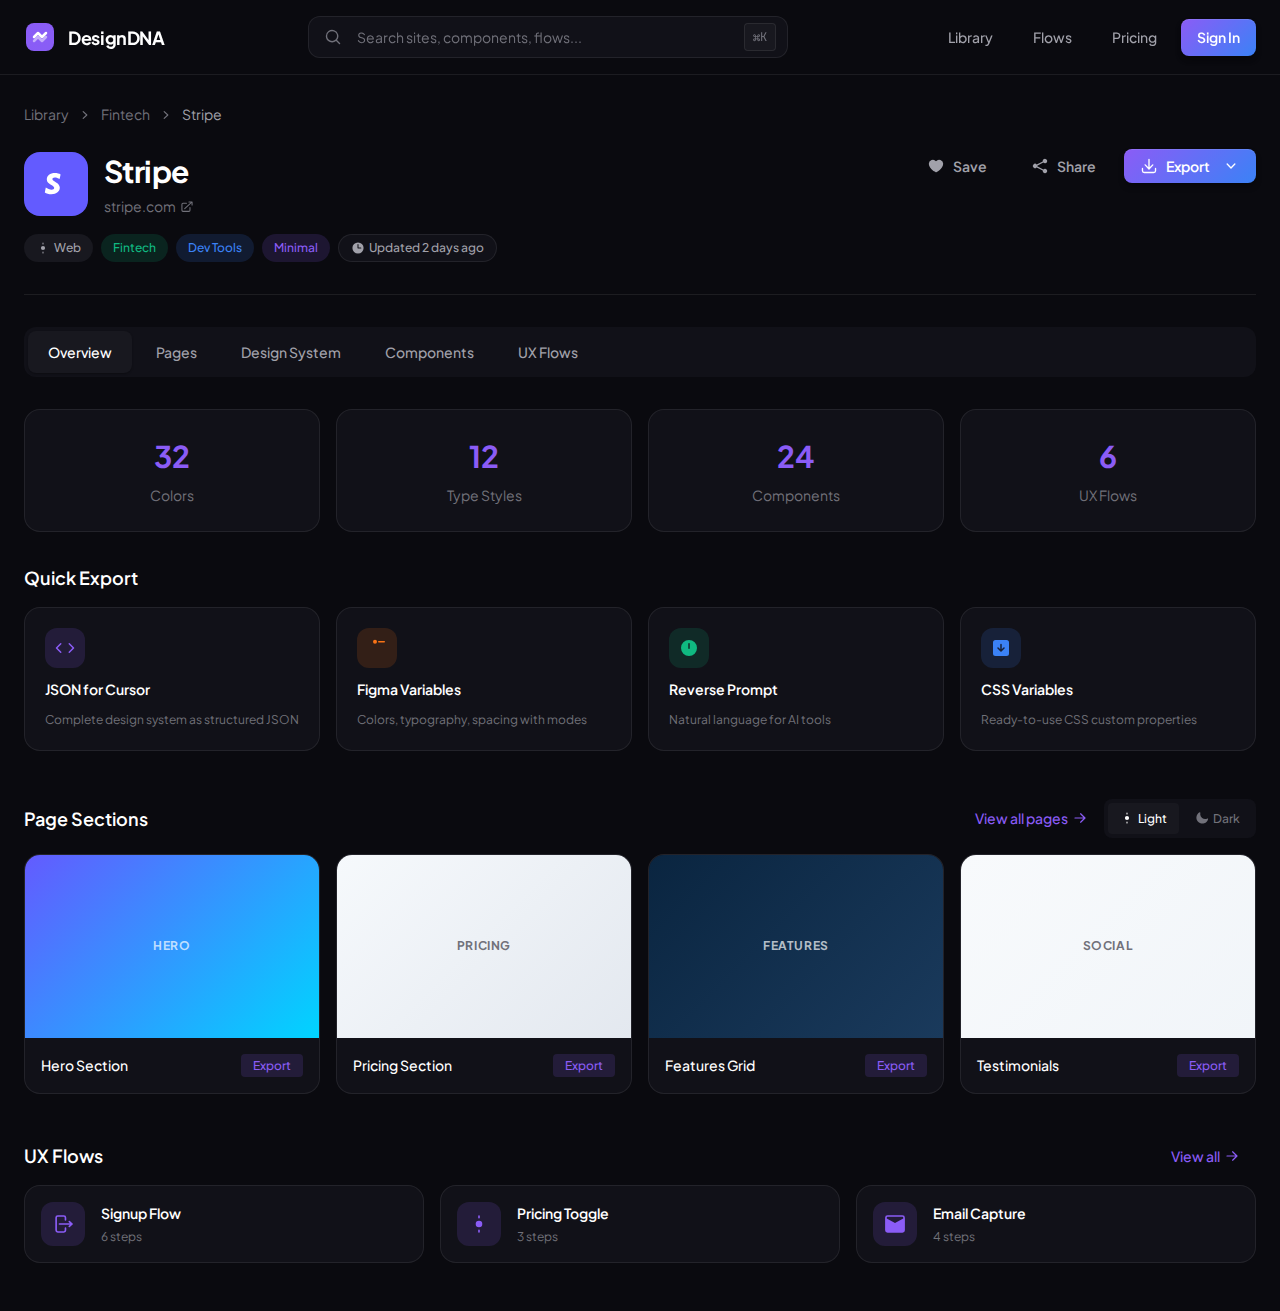
<file: prototype/site-detail.html>
<!DOCTYPE html>
<html lang="en">
<head>
    <meta charset="UTF-8">
    <meta name="viewport" content="width=device-width, initial-scale=1.0">
    <title>Stripe - Design System | DesignDNA</title>
    <link rel="preconnect" href="https://fonts.googleapis.com">
    <link rel="preconnect" href="https://fonts.gstatic.com" crossorigin>
    <link href="https://fonts.googleapis.com/css2?family=JetBrains+Mono:wght@400;500;600&family=Plus+Jakarta+Sans:wght@400;500;600;700;800&display=swap" rel="stylesheet">
    <link rel="stylesheet" href="styles.css">
    <link rel="stylesheet" href="site-detail.css">
</head>
<body>
    <!-- Navigation -->
    <nav class="nav">
        <div class="nav-container">
            <a href="index.html" class="nav-logo">
                <svg class="logo-icon" viewBox="0 0 32 32" fill="none">
                    <rect x="2" y="2" width="28" height="28" rx="8" fill="url(#logo-gradient)"/>
                    <path d="M10 16L14 12L18 16L22 12" stroke="white" stroke-width="2.5" stroke-linecap="round" stroke-linejoin="round"/>
                    <path d="M10 20L14 16L18 20L22 16" stroke="white" stroke-width="2.5" stroke-linecap="round" stroke-linejoin="round" opacity="0.5"/>
                    <defs>
                        <linearGradient id="logo-gradient" x1="0" y1="0" x2="32" y2="32">
                            <stop offset="0%" stop-color="#8b5cf6"/>
                            <stop offset="100%" stop-color="#3b82f6"/>
                        </linearGradient>
                    </defs>
                </svg>
                <span class="logo-text">DesignDNA</span>
            </a>

            <div class="nav-search">
                <svg class="search-icon" viewBox="0 0 20 20" fill="currentColor">
                    <path fill-rule="evenodd" d="M9 3.5a5.5 5.5 0 100 11 5.5 5.5 0 000-11zM2 9a7 7 0 1112.452 4.391l3.328 3.329a.75.75 0 11-1.06 1.06l-3.329-3.328A7 7 0 012 9z" clip-rule="evenodd"/>
                </svg>
                <input type="text" placeholder="Search sites, components, flows..." class="search-input" id="search-input">
                <kbd class="search-shortcut">⌘K</kbd>
            </div>

            <div class="nav-links">
                <a href="library.html" class="nav-link">Library</a>
                <a href="#" class="nav-link">Flows</a>
                <a href="#" class="nav-link">Pricing</a>
                <a href="#" class="btn btn-primary">Sign In</a>
            </div>
        </div>
    </nav>

    <!-- Main Content -->
    <main class="site-detail">
        <div class="container">
            <!-- Breadcrumb -->
            <nav class="breadcrumb">
                <a href="library.html">Library</a>
                <svg viewBox="0 0 20 20" fill="currentColor">
                    <path fill-rule="evenodd" d="M7.21 14.77a.75.75 0 01.02-1.06L11.168 10 7.23 6.29a.75.75 0 111.04-1.08l4.5 4.25a.75.75 0 010 1.08l-4.5 4.25a.75.75 0 01-1.06-.02z" clip-rule="evenodd"/>
                </svg>
                <a href="#">Fintech</a>
                <svg viewBox="0 0 20 20" fill="currentColor">
                    <path fill-rule="evenodd" d="M7.21 14.77a.75.75 0 01.02-1.06L11.168 10 7.23 6.29a.75.75 0 111.04-1.08l4.5 4.25a.75.75 0 010 1.08l-4.5 4.25a.75.75 0 01-1.06-.02z" clip-rule="evenodd"/>
                </svg>
                <span>Stripe</span>
            </nav>

            <!-- Site Header -->
            <header class="site-header">
                <div class="site-header-info">
                    <div class="site-logo-wrapper">
                        <div class="site-logo stripe-brand">
                            <svg viewBox="0 0 32 32" fill="none">
                                <rect width="32" height="32" rx="8" fill="#635BFF"/>
                                <path d="M15.5 10.5c-2.5 0-4.1 1.3-4.1 3.2 0 2.5 3.7 2.8 3.7 4.2 0 .6-.5 1-1.3 1-.9 0-2.1-.5-2.9-1.1l-.5 2.4c.7.5 2 .9 3.3.9 2.6 0 4.2-1.3 4.2-3.3 0-2.6-3.7-3-3.7-4.2 0-.5.4-.9 1.2-.9.8 0 1.7.3 2.4.8l.5-2.3c-.6-.4-1.8-.7-2.8-.7z" fill="white"/>
                            </svg>
                        </div>
                        <div>
                            <h1 class="site-title">Stripe</h1>
                            <a href="https://stripe.com" class="site-url" target="_blank">
                                stripe.com
                                <svg viewBox="0 0 20 20" fill="currentColor">
                                    <path fill-rule="evenodd" d="M4.25 5.5a.75.75 0 00-.75.75v8.5c0 .414.336.75.75.75h8.5a.75.75 0 00.75-.75v-4a.75.75 0 011.5 0v4A2.25 2.25 0 0112.75 17h-8.5A2.25 2.25 0 012 14.75v-8.5A2.25 2.25 0 014.25 4h5a.75.75 0 010 1.5h-5z" clip-rule="evenodd"/>
                                    <path fill-rule="evenodd" d="M6.194 12.753a.75.75 0 001.06.053L16.5 4.44v2.81a.75.75 0 001.5 0v-4.5a.75.75 0 00-.75-.75h-4.5a.75.75 0 000 1.5h2.553l-9.056 8.194a.75.75 0 00-.053 1.06z" clip-rule="evenodd"/>
                                </svg>
                            </a>
                        </div>
                    </div>

                    <div class="site-meta">
                        <span class="meta-tag">
                            <svg viewBox="0 0 20 20" fill="currentColor">
                                <path d="M10 2a.75.75 0 01.75.75v1.5a.75.75 0 01-1.5 0v-1.5A.75.75 0 0110 2zM10 15a.75.75 0 01.75.75v1.5a.75.75 0 01-1.5 0v-1.5A.75.75 0 0110 15zM10 7a3 3 0 100 6 3 3 0 000-6z"/>
                            </svg>
                            Web
                        </span>
                        <span class="meta-tag fintech">Fintech</span>
                        <span class="meta-tag devtools">Dev Tools</span>
                        <span class="meta-tag style">Minimal</span>
                        <span class="meta-tag last-updated">
                            <svg viewBox="0 0 20 20" fill="currentColor">
                                <path fill-rule="evenodd" d="M10 18a8 8 0 100-16 8 8 0 000 16zm.75-13a.75.75 0 00-1.5 0v5c0 .414.336.75.75.75h4a.75.75 0 000-1.5h-3.25V5z" clip-rule="evenodd"/>
                            </svg>
                            Updated 2 days ago
                        </span>
                    </div>
                </div>

                <div class="site-header-actions">
                    <button class="btn btn-ghost">
                        <svg viewBox="0 0 20 20" fill="currentColor">
                            <path d="M9.653 16.915l-.005-.003-.019-.01a20.759 20.759 0 01-1.162-.682 22.045 22.045 0 01-2.582-1.9C4.045 12.733 2 10.352 2 7.5a4.5 4.5 0 018-2.828A4.5 4.5 0 0118 7.5c0 2.852-2.044 5.233-3.885 6.82a22.049 22.049 0 01-3.744 2.582l-.019.01-.005.003h-.002a.739.739 0 01-.69.001l-.002-.001z"/>
                        </svg>
                        Save
                    </button>
                    <button class="btn btn-ghost">
                        <svg viewBox="0 0 20 20" fill="currentColor">
                            <path d="M13 4.5a2.5 2.5 0 11.702 1.737L6.97 9.604a2.518 2.518 0 010 .792l6.733 3.367a2.5 2.5 0 11-.671 1.341l-6.733-3.367a2.5 2.5 0 110-3.474l6.733-3.367A2.52 2.52 0 0113 4.5z"/>
                        </svg>
                        Share
                    </button>
                    <div class="export-dropdown-wrapper">
                        <button class="btn btn-primary" id="export-btn">
                            <svg viewBox="0 0 20 20" fill="currentColor">
                                <path d="M10.75 2.75a.75.75 0 00-1.5 0v8.614L6.295 8.235a.75.75 0 10-1.09 1.03l4.25 4.5a.75.75 0 001.09 0l4.25-4.5a.75.75 0 00-1.09-1.03l-2.955 3.129V2.75z"/>
                                <path d="M3.5 12.75a.75.75 0 00-1.5 0v2.5A2.75 2.75 0 004.75 18h10.5A2.75 2.75 0 0018 15.25v-2.5a.75.75 0 00-1.5 0v2.5c0 .69-.56 1.25-1.25 1.25H4.75c-.69 0-1.25-.56-1.25-1.25v-2.5z"/>
                            </svg>
                            Export
                            <svg viewBox="0 0 20 20" fill="currentColor" class="dropdown-arrow">
                                <path fill-rule="evenodd" d="M5.23 7.21a.75.75 0 011.06.02L10 11.168l3.71-3.938a.75.75 0 111.08 1.04l-4.25 4.5a.75.75 0 01-1.08 0l-4.25-4.5a.75.75 0 01.02-1.06z" clip-rule="evenodd"/>
                            </svg>
                        </button>
                        <div class="export-dropdown-menu" id="export-dropdown">
                            <button class="export-option" data-export="json">
                                <svg width="18" height="18" viewBox="0 0 24 24" fill="none" stroke="currentColor" stroke-width="2">
                                    <path d="M13 2H6a2 2 0 0 0-2 2v16a2 2 0 0 0 2 2h12a2 2 0 0 0 2-2V9z"/>
                                    <polyline points="13 2 13 9 20 9"/>
                                </svg>
                                <span>JSON File</span>
                            </button>
                            <button class="export-option" data-export="figma">
                                <svg width="18" height="18" viewBox="0 0 24 24" fill="none" stroke="currentColor" stroke-width="2">
                                    <circle cx="12" cy="12" r="3"/>
                                    <path d="M12 1v6m0 6v6"/>
                                    <circle cx="12" cy="12" r="9"/>
                                </svg>
                                <span>Figma</span>
                            </button>
                            <button class="export-option" data-export="prompt">
                                <svg width="18" height="18" viewBox="0 0 24 24" fill="none" stroke="currentColor" stroke-width="2">
                                    <path d="M21 15a2 2 0 0 1-2 2H7l-4 4V5a2 2 0 0 1 2-2h14a2 2 0 0 1 2 2z"/>
                                </svg>
                                <span>Reverse Prompt</span>
                            </button>
                            <button class="export-option" data-export="css">
                                <svg width="18" height="18" viewBox="0 0 24 24" fill="none" stroke="currentColor" stroke-width="2">
                                    <polyline points="16 18 22 12 16 6"/>
                                    <polyline points="8 6 2 12 8 18"/>
                                </svg>
                                <span>CSS Variables</span>
                            </button>
                        </div>
                    </div>
                </div>
            </header>

            <!-- Tabs -->
            <div class="tabs">
                <button class="tab-btn active" data-tab="overview">Overview</button>
                <button class="tab-btn" data-tab="pages">Pages</button>
                <button class="tab-btn" data-tab="design-system">Design System</button>
                <button class="tab-btn" data-tab="components">Components</button>
                <button class="tab-btn" data-tab="flows">UX Flows</button>
            </div>

            <!-- Tab Content -->
            <div class="tab-content">
                <!-- Overview Tab -->
                <div class="tab-panel active" id="tab-overview">
                    <!-- Quick Stats -->
                    <div class="quick-stats">
                        <div class="quick-stat">
                            <span class="quick-stat-value">32</span>
                            <span class="quick-stat-label">Colors</span>
                        </div>
                        <div class="quick-stat">
                            <span class="quick-stat-value">12</span>
                            <span class="quick-stat-label">Type Styles</span>
                        </div>
                        <div class="quick-stat">
                            <span class="quick-stat-value">24</span>
                            <span class="quick-stat-label">Components</span>
                        </div>
                        <div class="quick-stat">
                            <span class="quick-stat-value">6</span>
                            <span class="quick-stat-label">UX Flows</span>
                        </div>
                    </div>

                    <!-- Quick Export -->
                    <div class="quick-export">
                        <h3>Quick Export</h3>
                        <div class="quick-export-grid">
                            <button class="quick-export-btn">
                                <div class="export-icon json">
                                    <svg viewBox="0 0 20 20" fill="currentColor">
                                        <path fill-rule="evenodd" d="M6.28 5.22a.75.75 0 010 1.06L2.56 10l3.72 3.72a.75.75 0 01-1.06 1.06L.97 10.53a.75.75 0 010-1.06l4.25-4.25a.75.75 0 011.06 0zm7.44 0a.75.75 0 011.06 0l4.25 4.25a.75.75 0 010 1.06l-4.25 4.25a.75.75 0 01-1.06-1.06L17.44 10l-3.72-3.72a.75.75 0 010-1.06z" clip-rule="evenodd"/>
                                    </svg>
                                </div>
                                <span class="export-name">JSON for Cursor</span>
                                <span class="export-desc">Complete design system as structured JSON</span>
                            </button>

                            <button class="quick-export-btn">
                                <div class="export-icon figma">
                                    <svg viewBox="0 0 20 20" fill="currentColor">
                                        <path d="M10 3.75a2 2 0 10-4 0 2 2 0 004 0zM17.25 4.5a.75.75 0 000-1.5h-5.5a.75.75 0 000 1.5h5.5z"/>
                                    </svg>
                                </div>
                                <span class="export-name">Figma Variables</span>
                                <span class="export-desc">Colors, typography, spacing with modes</span>
                            </button>

                            <button class="quick-export-btn">
                                <div class="export-icon prompt">
                                    <svg viewBox="0 0 20 20" fill="currentColor">
                                        <path fill-rule="evenodd" d="M18 10a8 8 0 11-16 0 8 8 0 0116 0zm-8-5a.75.75 0 01.75.75v4.5a.75.75 0 01-1.5 0v-4.5A.75.75 0 0110 5z" clip-rule="evenodd"/>
                                    </svg>
                                </div>
                                <span class="export-name">Reverse Prompt</span>
                                <span class="export-desc">Natural language for AI tools</span>
                            </button>

                            <button class="quick-export-btn">
                                <div class="export-icon css">
                                    <svg viewBox="0 0 20 20" fill="currentColor">
                                        <path fill-rule="evenodd" d="M4.5 2A2.5 2.5 0 002 4.5v11A2.5 2.5 0 004.5 18h11a2.5 2.5 0 002.5-2.5v-11A2.5 2.5 0 0015.5 2h-11zM10 5.75a.75.75 0 01.75.75v4.69l1.72-1.72a.75.75 0 111.06 1.06l-3 3a.75.75 0 01-1.06 0l-3-3a.75.75 0 111.06-1.06l1.72 1.72V6.5a.75.75 0 01.75-.75z" clip-rule="evenodd"/>
                                    </svg>
                                </div>
                                <span class="export-name">CSS Variables</span>
                                <span class="export-desc">Ready-to-use CSS custom properties</span>
                            </button>
                        </div>
                    </div>

                    <!-- Sections -->
                    <div class="sections-preview">
                        <div class="section-header-row">
                            <h3>Page Sections</h3>
                            <button class="section-link view-all-link" data-tab-trigger="pages">
                                View all pages
                                <svg viewBox="0 0 20 20" fill="currentColor">
                                    <path fill-rule="evenodd" d="M3 10a.75.75 0 01.75-.75h10.638L10.23 5.29a.75.75 0 111.04-1.08l5.5 5.25a.75.75 0 010 1.08l-5.5 5.25a.75.75 0 11-1.04-1.08l4.158-3.96H3.75A.75.75 0 013 10z" clip-rule="evenodd"/>
                                </svg>
                            </button>
                            <div class="theme-toggle">
                                <button class="theme-btn active" data-theme="light">
                                    <svg viewBox="0 0 20 20" fill="currentColor">
                                        <path d="M10 2a.75.75 0 01.75.75v1.5a.75.75 0 01-1.5 0v-1.5A.75.75 0 0110 2zM10 15a.75.75 0 01.75.75v1.5a.75.75 0 01-1.5 0v-1.5A.75.75 0 0110 15zM10 7a3 3 0 100 6 3 3 0 000-6z"/>
                                    </svg>
                                    Light
                                </button>
                                <button class="theme-btn" data-theme="dark">
                                    <svg viewBox="0 0 20 20" fill="currentColor">
                                        <path fill-rule="evenodd" d="M7.455 2.004a.75.75 0 01.26.77 7 7 0 009.958 7.967.75.75 0 011.067.853A8.5 8.5 0 116.647 1.921a.75.75 0 01.808.083z" clip-rule="evenodd"/>
                                    </svg>
                                    Dark
                                </button>
                            </div>
                        </div>

                        <div class="sections-grid">
                            <div class="section-card">
                                <div class="section-preview hero-section">
                                    <div class="preview-badge">HERO</div>
                                </div>
                                <div class="section-info">
                                    <span class="section-name">Hero Section</span>
                                    <button class="section-export">Export</button>
                                </div>
                            </div>

                            <div class="section-card">
                                <div class="section-preview pricing-section">
                                    <div class="preview-badge">PRICING</div>
                                </div>
                                <div class="section-info">
                                    <span class="section-name">Pricing Section</span>
                                    <button class="section-export">Export</button>
                                </div>
                            </div>

                            <div class="section-card">
                                <div class="section-preview features-section">
                                    <div class="preview-badge">FEATURES</div>
                                </div>
                                <div class="section-info">
                                    <span class="section-name">Features Grid</span>
                                    <button class="section-export">Export</button>
                                </div>
                            </div>

                            <div class="section-card">
                                <div class="section-preview testimonials-section">
                                    <div class="preview-badge">SOCIAL</div>
                                </div>
                                <div class="section-info">
                                    <span class="section-name">Testimonials</span>
                                    <button class="section-export">Export</button>
                                </div>
                            </div>
                        </div>
                    </div>

                    <!-- UX Flows Preview -->
                    <div class="flows-preview">
                        <div class="section-header-row">
                            <h3>UX Flows</h3>
                            <button class="section-link view-all-link" data-tab-trigger="flows">
                                View all
                                <svg viewBox="0 0 20 20" fill="currentColor">
                                    <path fill-rule="evenodd" d="M3 10a.75.75 0 01.75-.75h10.638L10.23 5.29a.75.75 0 111.04-1.08l5.5 5.25a.75.75 0 010 1.08l-5.5 5.25a.75.75 0 11-1.04-1.08l4.158-3.96H3.75A.75.75 0 013 10z" clip-rule="evenodd"/>
                                </svg>
                            </button>
                        </div>

                        <div class="flows-grid">
                            <a href="flow-detail.html" class="flow-card">
                                <div class="flow-icon">
                                    <svg viewBox="0 0 20 20" fill="currentColor">
                                        <path fill-rule="evenodd" d="M3 4.25A2.25 2.25 0 015.25 2h5.5A2.25 2.25 0 0113 4.25v2a.75.75 0 01-1.5 0v-2a.75.75 0 00-.75-.75h-5.5a.75.75 0 00-.75.75v11.5c0 .414.336.75.75.75h5.5a.75.75 0 00.75-.75v-2a.75.75 0 011.5 0v2A2.25 2.25 0 0110.75 18h-5.5A2.25 2.25 0 013 15.75V4.25z" clip-rule="evenodd"/>
                                        <path fill-rule="evenodd" d="M6 10a.75.75 0 01.75-.75h9.546l-1.048-.943a.75.75 0 111.004-1.114l2.5 2.25a.75.75 0 010 1.114l-2.5 2.25a.75.75 0 11-1.004-1.114l1.048-.943H6.75A.75.75 0 016 10z" clip-rule="evenodd"/>
                                    </svg>
                                </div>
                                <div class="flow-info">
                                    <span class="flow-name">Signup Flow</span>
                                    <span class="flow-meta">6 steps</span>
                                </div>
                            </a>

                            <a href="#" class="flow-card">
                                <div class="flow-icon">
                                    <svg viewBox="0 0 20 20" fill="currentColor">
                                        <path d="M10 2a.75.75 0 01.75.75v1.5a.75.75 0 01-1.5 0v-1.5A.75.75 0 0110 2zM10 15a.75.75 0 01.75.75v1.5a.75.75 0 01-1.5 0v-1.5A.75.75 0 0110 15zM10 7a3 3 0 100 6 3 3 0 000-6z"/>
                                    </svg>
                                </div>
                                <div class="flow-info">
                                    <span class="flow-name">Pricing Toggle</span>
                                    <span class="flow-meta">3 steps</span>
                                </div>
                            </a>

                            <a href="#" class="flow-card">
                                <div class="flow-icon">
                                    <svg viewBox="0 0 20 20" fill="currentColor">
                                        <path d="M1 4.25a2.25 2.25 0 012.25-2.25h13.5A2.25 2.25 0 0119 4.25v11.5A2.25 2.25 0 0116.75 18H3.25A2.25 2.25 0 011 15.75V4.25zM3.25 3.5a.75.75 0 00-.75.75v.813l7.5 4.125 7.5-4.125V4.25a.75.75 0 00-.75-.75H3.25z"/>
                                    </svg>
                                </div>
                                <div class="flow-info">
                                    <span class="flow-name">Email Capture</span>
                                    <span class="flow-meta">4 steps</span>
                                </div>
                            </a>
                        </div>
                    </div>
                </div>

                <!-- Pages Tab -->
                <div class="tab-panel" id="tab-pages">
                    <nav class="pages-nav">
                        <h4>Page Type</h4>
                        <a href="#" class="page-nav-link active" data-filter="all">All Pages</a>
                        <a href="#" class="page-nav-link" data-filter="home">Home</a>
                        <a href="#" class="page-nav-link" data-filter="pricing">Pricing</a>
                        <a href="#" class="page-nav-link" data-filter="product">Product</a>
                        <a href="#" class="page-nav-link" data-filter="docs">Documentation</a>
                        <a href="#" class="page-nav-link" data-filter="auth">Authentication</a>
                        <a href="#" class="page-nav-link" data-filter="dashboard">Dashboard</a>

                        <h4>Features</h4>
                        <a href="#" class="page-nav-link" data-filter="featured">Featured</a>
                        <a href="#" class="page-nav-link" data-filter="new">Recently Added</a>
                    </nav>

                    <div class="pages-gallery-content">
                        <div class="pages-gallery-header">
                            <span class="results-count">8 pages</span>
                            <div class="sort-controls">
                                <label class="sort-label">Sort by:</label>
                                <select class="sort-select">
                                    <option>Most Sections</option>
                                    <option>Least Sections</option>
                                    <option>Alphabetical</option>
                                    <option>Recently Added</option>
                                </select>
                            </div>
                        </div>

                        <div class="pages-gallery-grid">
                            <!-- Homepage -->
                            <a href="#" class="page-gallery-card" data-type="home" data-featured="true">
                                <div class="page-card-preview"></div>
                                <div class="page-card-info">
                                    <div class="page-card-header">
                                        <h3>Homepage</h3>
                                        <span class="page-type-badge home">Home</span>
                                    </div>
                                    <span class="page-sections-count">8 sections</span>
                                </div>
                            </a>

                            <!-- Pricing -->
                            <a href="#" class="page-gallery-card" data-type="pricing">
                                <div class="page-card-preview"></div>
                                <div class="page-card-info">
                                    <div class="page-card-header">
                                        <h3>Pricing</h3>
                                        <span class="page-type-badge pricing">Pricing</span>
                                    </div>
                                    <span class="page-sections-count">5 sections</span>
                                </div>
                            </a>

                            <!-- Payments -->
                            <a href="#" class="page-gallery-card" data-type="product">
                                <div class="page-card-preview"></div>
                                <div class="page-card-info">
                                    <div class="page-card-header">
                                        <h3>Payments</h3>
                                        <span class="page-type-badge product">Product</span>
                                    </div>
                                    <span class="page-sections-count">6 sections</span>
                                </div>
                            </a>

                            <!-- Billing -->
                            <a href="#" class="page-gallery-card" data-type="product">
                                <div class="page-card-preview"></div>
                                <div class="page-card-info">
                                    <div class="page-card-header">
                                        <h3>Billing</h3>
                                        <span class="page-type-badge product">Product</span>
                                    </div>
                                    <span class="page-sections-count">5 sections</span>
                                </div>
                            </a>

                            <!-- Connect -->
                            <a href="#" class="page-gallery-card" data-type="product">
                                <div class="page-card-preview"></div>
                                <div class="page-card-info">
                                    <div class="page-card-header">
                                        <h3>Connect</h3>
                                        <span class="page-type-badge product">Product</span>
                                    </div>
                                    <span class="page-sections-count">7 sections</span>
                                </div>
                            </a>

                            <!-- Documentation -->
                            <a href="#" class="page-gallery-card" data-type="docs">
                                <div class="page-card-preview"></div>
                                <div class="page-card-info">
                                    <div class="page-card-header">
                                        <h3>Documentation</h3>
                                        <span class="page-type-badge docs">Docs</span>
                                    </div>
                                    <span class="page-sections-count">3 sections</span>
                                </div>
                            </a>

                            <!-- Login -->
                            <a href="#" class="page-gallery-card" data-type="auth">
                                <div class="page-card-preview"></div>
                                <div class="page-card-info">
                                    <div class="page-card-header">
                                        <h3>Login</h3>
                                        <span class="page-type-badge auth">Auth</span>
                                    </div>
                                    <span class="page-sections-count">1 section</span>
                                </div>
                            </a>

                            <!-- Dashboard -->
                            <a href="#" class="page-gallery-card" data-type="dashboard" data-featured="true">
                                <div class="page-card-preview"></div>
                                <div class="page-card-info">
                                    <div class="page-card-header">
                                        <h3>Dashboard</h3>
                                        <span class="page-type-badge dashboard">Dashboard</span>
                                    </div>
                                    <span class="page-sections-count">4 sections</span>
                                </div>
                            </a>
                        </div>
                    </div>
                </div>

                <!-- Design System Tab -->
                <div class="tab-panel" id="tab-design-system">
                    <div class="design-system-grid">
                        <!-- Colors -->
                        <section class="ds-section">
                            <div class="ds-section-header">
                                <h3>Colors</h3>
                                <button class="export-section-btn">
                                    <svg viewBox="0 0 20 20" fill="currentColor">
                                        <path d="M10.75 2.75a.75.75 0 00-1.5 0v8.614L6.295 8.235a.75.75 0 10-1.09 1.03l4.25 4.5a.75.75 0 001.09 0l4.25-4.5a.75.75 0 00-1.09-1.03l-2.955 3.129V2.75z"/>
                                    </svg>
                                    Export
                                </button>
                            </div>

                            <div class="color-category">
                                <h4>Brand</h4>
                                <div class="color-grid">
                                    <div class="color-swatch" data-color="#635BFF" style="--swatch-color: #635BFF">
                                        <span class="color-name">Primary</span>
                                        <span class="color-value">#635BFF</span>
                                    </div>
                                    <div class="color-swatch" data-color="#0A2540" style="--swatch-color: #0A2540">
                                        <span class="color-name">Navy</span>
                                        <span class="color-value">#0A2540</span>
                                    </div>
                                    <div class="color-swatch" data-color="#00D4FF" style="--swatch-color: #00D4FF">
                                        <span class="color-name">Cyan</span>
                                        <span class="color-value">#00D4FF</span>
                                    </div>
                                </div>
                            </div>

                            <div class="color-category">
                                <h4>Primary Scale</h4>
                                <div class="color-scale">
                                    <div class="scale-swatch" style="--swatch-color: #F6F9FC">
                                        <span>50</span>
                                    </div>
                                    <div class="scale-swatch" style="--swatch-color: #E3E8EF">
                                        <span>100</span>
                                    </div>
                                    <div class="scale-swatch" style="--swatch-color: #C4CAD4">
                                        <span>200</span>
                                    </div>
                                    <div class="scale-swatch" style="--swatch-color: #8792A2">
                                        <span>300</span>
                                    </div>
                                    <div class="scale-swatch" style="--swatch-color: #7A73FF">
                                        <span>400</span>
                                    </div>
                                    <div class="scale-swatch active" style="--swatch-color: #635BFF">
                                        <span>500</span>
                                    </div>
                                    <div class="scale-swatch" style="--swatch-color: #5851DB">
                                        <span>600</span>
                                    </div>
                                    <div class="scale-swatch" style="--swatch-color: #4B45B2">
                                        <span>700</span>
                                    </div>
                                    <div class="scale-swatch" style="--swatch-color: #3D3889">
                                        <span>800</span>
                                    </div>
                                    <div class="scale-swatch" style="--swatch-color: #302B60">
                                        <span>900</span>
                                    </div>
                                </div>
                            </div>

                            <div class="color-category">
                                <h4>Semantic</h4>
                                <div class="color-grid semantic">
                                    <div class="color-swatch success" data-color="#30C85E" style="--swatch-color: #30C85E">
                                        <span class="color-name">Success</span>
                                        <span class="color-value">#30C85E</span>
                                    </div>
                                    <div class="color-swatch warning" data-color="#FFBB38" style="--swatch-color: #FFBB38">
                                        <span class="color-name">Warning</span>
                                        <span class="color-value">#FFBB38</span>
                                    </div>
                                    <div class="color-swatch error" data-color="#ED5F74" style="--swatch-color: #ED5F74">
                                        <span class="color-name">Error</span>
                                        <span class="color-value">#ED5F74</span>
                                    </div>
                                    <div class="color-swatch info" data-color="#637381" style="--swatch-color: #637381">
                                        <span class="color-name">Info</span>
                                        <span class="color-value">#637381</span>
                                    </div>
                                </div>
                            </div>
                        </section>

                        <!-- Typography -->
                        <section class="ds-section">
                            <div class="ds-section-header">
                                <h3>Typography</h3>
                                <button class="export-section-btn">
                                    <svg viewBox="0 0 20 20" fill="currentColor">
                                        <path d="M10.75 2.75a.75.75 0 00-1.5 0v8.614L6.295 8.235a.75.75 0 10-1.09 1.03l4.25 4.5a.75.75 0 001.09 0l4.25-4.5a.75.75 0 00-1.09-1.03l-2.955 3.129V2.75z"/>
                                    </svg>
                                    Export
                                </button>
                            </div>

                            <div class="type-specimen">
                                <div class="type-row display">
                                    <span class="type-label">Display</span>
                                    <span class="type-preview" style="font-size: 56px; font-weight: 700; letter-spacing: -0.03em;">Aa</span>
                                    <span class="type-specs">Inter / 56px / 700 / -3%</span>
                                </div>
                                <div class="type-row h1">
                                    <span class="type-label">H1</span>
                                    <span class="type-preview" style="font-size: 40px; font-weight: 700; letter-spacing: -0.02em;">Aa</span>
                                    <span class="type-specs">Inter / 40px / 700 / -2%</span>
                                </div>
                                <div class="type-row h2">
                                    <span class="type-label">H2</span>
                                    <span class="type-preview" style="font-size: 32px; font-weight: 600; letter-spacing: -0.01em;">Aa</span>
                                    <span class="type-specs">Inter / 32px / 600 / -1%</span>
                                </div>
                                <div class="type-row h3">
                                    <span class="type-label">H3</span>
                                    <span class="type-preview" style="font-size: 24px; font-weight: 600;">Aa</span>
                                    <span class="type-specs">Inter / 24px / 600 / 0</span>
                                </div>
                                <div class="type-row body">
                                    <span class="type-label">Body</span>
                                    <span class="type-preview" style="font-size: 16px; font-weight: 400;">Aa</span>
                                    <span class="type-specs">Inter / 16px / 400 / 0</span>
                                </div>
                                <div class="type-row caption">
                                    <span class="type-label">Caption</span>
                                    <span class="type-preview" style="font-size: 14px; font-weight: 400;">Aa</span>
                                    <span class="type-specs">Inter / 14px / 400 / 0</span>
                                </div>
                            </div>
                        </section>

                        <!-- Spacing -->
                        <section class="ds-section">
                            <div class="ds-section-header">
                                <h3>Spacing</h3>
                                <button class="export-section-btn">
                                    <svg viewBox="0 0 20 20" fill="currentColor">
                                        <path d="M10.75 2.75a.75.75 0 00-1.5 0v8.614L6.295 8.235a.75.75 0 10-1.09 1.03l4.25 4.5a.75.75 0 001.09 0l4.25-4.5a.75.75 0 00-1.09-1.03l-2.955 3.129V2.75z"/>
                                    </svg>
                                    Export
                                </button>
                            </div>

                            <div class="spacing-scale">
                                <div class="spacing-item">
                                    <div class="spacing-visual" style="--space-size: 4px"></div>
                                    <span class="spacing-name">space-1</span>
                                    <span class="spacing-value">4px</span>
                                </div>
                                <div class="spacing-item">
                                    <div class="spacing-visual" style="--space-size: 8px"></div>
                                    <span class="spacing-name">space-2</span>
                                    <span class="spacing-value">8px</span>
                                </div>
                                <div class="spacing-item">
                                    <div class="spacing-visual" style="--space-size: 12px"></div>
                                    <span class="spacing-name">space-3</span>
                                    <span class="spacing-value">12px</span>
                                </div>
                                <div class="spacing-item">
                                    <div class="spacing-visual" style="--space-size: 16px"></div>
                                    <span class="spacing-name">space-4</span>
                                    <span class="spacing-value">16px</span>
                                </div>
                                <div class="spacing-item">
                                    <div class="spacing-visual" style="--space-size: 24px"></div>
                                    <span class="spacing-name">space-6</span>
                                    <span class="spacing-value">24px</span>
                                </div>
                                <div class="spacing-item">
                                    <div class="spacing-visual" style="--space-size: 32px"></div>
                                    <span class="spacing-name">space-8</span>
                                    <span class="spacing-value">32px</span>
                                </div>
                                <div class="spacing-item">
                                    <div class="spacing-visual" style="--space-size: 48px"></div>
                                    <span class="spacing-name">space-12</span>
                                    <span class="spacing-value">48px</span>
                                </div>
                                <div class="spacing-item">
                                    <div class="spacing-visual" style="--space-size: 64px"></div>
                                    <span class="spacing-name">space-16</span>
                                    <span class="spacing-value">64px</span>
                                </div>
                            </div>
                        </section>

                        <!-- Shadows -->
                        <section class="ds-section">
                            <div class="ds-section-header">
                                <h3>Shadows & Effects</h3>
                                <button class="export-section-btn">
                                    <svg viewBox="0 0 20 20" fill="currentColor">
                                        <path d="M10.75 2.75a.75.75 0 00-1.5 0v8.614L6.295 8.235a.75.75 0 10-1.09 1.03l4.25 4.5a.75.75 0 001.09 0l4.25-4.5a.75.75 0 00-1.09-1.03l-2.955 3.129V2.75z"/>
                                    </svg>
                                    Export
                                </button>
                            </div>

                            <div class="shadow-grid">
                                <div class="shadow-item">
                                    <div class="shadow-preview" style="box-shadow: 0 1px 2px rgba(0,0,0,0.05)"></div>
                                    <span class="shadow-name">shadow-sm</span>
                                    <code class="shadow-value">0 1px 2px rgba(0,0,0,0.05)</code>
                                </div>
                                <div class="shadow-item">
                                    <div class="shadow-preview" style="box-shadow: 0 4px 6px -1px rgba(0,0,0,0.1)"></div>
                                    <span class="shadow-name">shadow-md</span>
                                    <code class="shadow-value">0 4px 6px -1px rgba(0,0,0,0.1)</code>
                                </div>
                                <div class="shadow-item">
                                    <div class="shadow-preview" style="box-shadow: 0 10px 15px -3px rgba(0,0,0,0.1)"></div>
                                    <span class="shadow-name">shadow-lg</span>
                                    <code class="shadow-value">0 10px 15px -3px rgba(0,0,0,0.1)</code>
                                </div>
                                <div class="shadow-item">
                                    <div class="shadow-preview" style="box-shadow: 0 20px 25px -5px rgba(0,0,0,0.1)"></div>
                                    <span class="shadow-name">shadow-xl</span>
                                    <code class="shadow-value">0 20px 25px -5px rgba(0,0,0,0.1)</code>
                                </div>
                            </div>
                        </section>

                        <!-- Border Radius -->
                        <section class="ds-section">
                            <div class="ds-section-header">
                                <h3>Border Radius</h3>
                                <button class="export-section-btn">
                                    <svg viewBox="0 0 20 20" fill="currentColor">
                                        <path d="M10.75 2.75a.75.75 0 00-1.5 0v8.614L6.295 8.235a.75.75 0 10-1.09 1.03l4.25 4.5a.75.75 0 001.09 0l4.25-4.5a.75.75 0 00-1.09-1.03l-2.955 3.129V2.75z"/>
                                    </svg>
                                    Export
                                </button>
                            </div>

                            <div class="radius-grid">
                                <div class="radius-item">
                                    <div class="radius-preview" style="border-radius: 4px"></div>
                                    <span class="radius-name">radius-sm</span>
                                    <span class="radius-value">4px</span>
                                </div>
                                <div class="radius-item">
                                    <div class="radius-preview" style="border-radius: 8px"></div>
                                    <span class="radius-name">radius-md</span>
                                    <span class="radius-value">8px</span>
                                </div>
                                <div class="radius-item">
                                    <div class="radius-preview" style="border-radius: 12px"></div>
                                    <span class="radius-name">radius-lg</span>
                                    <span class="radius-value">12px</span>
                                </div>
                                <div class="radius-item">
                                    <div class="radius-preview" style="border-radius: 16px"></div>
                                    <span class="radius-name">radius-xl</span>
                                    <span class="radius-value">16px</span>
                                </div>
                                <div class="radius-item">
                                    <div class="radius-preview" style="border-radius: 9999px"></div>
                                    <span class="radius-name">radius-full</span>
                                    <span class="radius-value">9999px</span>
                                </div>
                            </div>
                        </section>
                    </div>
                </div>

                <!-- Components Tab -->
                <div class="tab-panel" id="tab-components">
                    <div class="components-sidebar">
                        <nav class="components-nav">
                            <h4>Navigation</h4>
                            <a href="#" class="component-link">Navbar</a>
                            <a href="#" class="component-link">Sidebar</a>
                            <a href="#" class="component-link">Breadcrumb</a>
                            <a href="#" class="component-link">Tabs</a>

                            <h4>Data Entry</h4>
                            <a href="#" class="component-link active">Button</a>
                            <a href="#" class="component-link">Input</a>
                            <a href="#" class="component-link">Checkbox</a>
                            <a href="#" class="component-link">Toggle</a>
                            <a href="#" class="component-link">Select</a>

                            <h4>Data Display</h4>
                            <a href="#" class="component-link">Card</a>
                            <a href="#" class="component-link">Table</a>
                            <a href="#" class="component-link">Badge</a>
                            <a href="#" class="component-link">Avatar</a>

                            <h4>Feedback</h4>
                            <a href="#" class="component-link">Alert</a>
                            <a href="#" class="component-link">Toast</a>
                            <a href="#" class="component-link">Progress</a>
                            <a href="#" class="component-link">Spinner</a>
                        </nav>
                    </div>

                    <div class="component-detail">
                        <div class="component-header">
                            <h2>Button</h2>
                            <div class="component-actions">
                                <button class="btn btn-ghost">
                                    <svg viewBox="0 0 20 20" fill="currentColor">
                                        <path d="M13 4.5a2.5 2.5 0 11.702 1.737L6.97 9.604a2.518 2.518 0 010 .792l6.733 3.367a2.5 2.5 0 11-.671 1.341l-6.733-3.367a2.5 2.5 0 110-3.474l6.733-3.367A2.52 2.52 0 0113 4.5z"/>
                                    </svg>
                                    Share
                                </button>
                                <button class="btn btn-primary">
                                    <svg viewBox="0 0 20 20" fill="currentColor">
                                        <path d="M10.75 2.75a.75.75 0 00-1.5 0v8.614L6.295 8.235a.75.75 0 10-1.09 1.03l4.25 4.5a.75.75 0 001.09 0l4.25-4.5a.75.75 0 00-1.09-1.03l-2.955 3.129V2.75z"/>
                                    </svg>
                                    Export
                                </button>
                            </div>
                        </div>

                        <div class="component-controls">
                            <div class="control-group">
                                <label>Variant</label>
                                <div class="control-buttons">
                                    <button class="control-btn active">Primary</button>
                                    <button class="control-btn">Secondary</button>
                                    <button class="control-btn">Ghost</button>
                                    <button class="control-btn">Destructive</button>
                                </div>
                            </div>

                            <div class="control-group">
                                <label>Size</label>
                                <div class="control-buttons">
                                    <button class="control-btn">Small</button>
                                    <button class="control-btn active">Medium</button>
                                    <button class="control-btn">Large</button>
                                </div>
                            </div>
                        </div>

                        <div class="component-preview-area">
                            <h3>States</h3>
                            <div class="states-grid">
                                <div class="state-item">
                                    <span class="state-label">Default</span>
                                    <button class="preview-button">Continue</button>
                                </div>
                                <div class="state-item">
                                    <span class="state-label">Hover</span>
                                    <button class="preview-button hover">Continue</button>
                                </div>
                                <div class="state-item">
                                    <span class="state-label">Active</span>
                                    <button class="preview-button active">Continue</button>
                                </div>
                                <div class="state-item">
                                    <span class="state-label">Focus</span>
                                    <button class="preview-button focus">Continue</button>
                                </div>
                                <div class="state-item">
                                    <span class="state-label">Disabled</span>
                                    <button class="preview-button disabled" disabled>Continue</button>
                                </div>
                                <div class="state-item">
                                    <span class="state-label">Loading</span>
                                    <button class="preview-button loading">
                                        <span class="loading-spinner"></span>
                                    </button>
                                </div>
                            </div>
                        </div>

                        <div class="component-specs">
                            <h3>Specifications</h3>
                            <table class="specs-table">
                                <thead>
                                    <tr>
                                        <th>Property</th>
                                        <th>Default</th>
                                        <th>Hover</th>
                                        <th>Active</th>
                                        <th>Disabled</th>
                                    </tr>
                                </thead>
                                <tbody>
                                    <tr>
                                        <td>Background</td>
                                        <td><code>#635BFF</code></td>
                                        <td><code>#5851DB</code></td>
                                        <td><code>#4B45B2</code></td>
                                        <td><code>#E3E8EF</code></td>
                                    </tr>
                                    <tr>
                                        <td>Text Color</td>
                                        <td><code>#FFFFFF</code></td>
                                        <td><code>#FFFFFF</code></td>
                                        <td><code>#FFFFFF</code></td>
                                        <td><code>#9CA3AF</code></td>
                                    </tr>
                                    <tr>
                                        <td>Border Radius</td>
                                        <td colspan="4"><code>8px</code></td>
                                    </tr>
                                    <tr>
                                        <td>Padding</td>
                                        <td colspan="4"><code>12px 24px</code></td>
                                    </tr>
                                    <tr>
                                        <td>Font</td>
                                        <td colspan="4"><code>14px / 600</code></td>
                                    </tr>
                                    <tr>
                                        <td>Shadow</td>
                                        <td><code>0 4px 6px</code></td>
                                        <td><code>0 6px 8px</code></td>
                                        <td><code>0 2px 4px</code></td>
                                        <td><code>none</code></td>
                                    </tr>
                                    <tr>
                                        <td>Transition</td>
                                        <td colspan="4"><code>all 150ms ease</code></td>
                                    </tr>
                                </tbody>
                            </table>
                        </div>
                    </div>
                </div>

                <!-- Flows Tab -->
                <div class="tab-panel" id="tab-flows">
                    <div class="flows-sidebar">
                        <nav class="flows-nav">
                            <h4>Flow Type</h4>
                            <a href="#" class="flow-nav-link active" data-filter="all">All Flows <span class="flow-count">8</span></a>
                            <a href="#" class="flow-nav-link" data-filter="auth">Authentication <span class="flow-count">2</span></a>
                            <a href="#" class="flow-nav-link" data-filter="onboarding">Onboarding <span class="flow-count">2</span></a>
                            <a href="#" class="flow-nav-link" data-filter="checkout">Checkout <span class="flow-count">2</span></a>
                            <a href="#" class="flow-nav-link" data-filter="settings">Settings <span class="flow-count">1</span></a>
                            <a href="#" class="flow-nav-link" data-filter="recovery">Recovery <span class="flow-count">1</span></a>

                            <h4>Complexity</h4>
                            <a href="#" class="flow-nav-link" data-filter="simple">Simple (1-3 steps) <span class="flow-count">3</span></a>
                            <a href="#" class="flow-nav-link" data-filter="medium">Medium (4-6 steps) <span class="flow-count">4</span></a>
                            <a href="#" class="flow-nav-link" data-filter="complex">Complex (7+ steps) <span class="flow-count">1</span></a>
                        </nav>
                    </div>

                    <div class="flows-gallery-content">
                        <div class="flows-gallery-header">
                            <span class="results-count">8 flows</span>
                            <div class="sort-controls">
                                <label class="sort-label">Sort by:</label>
                                <select class="sort-select">
                                    <option>Most Steps</option>
                                    <option>Least Steps</option>
                                    <option>Alphabetical</option>
                                    <option>Recently Added</option>
                                </select>
                            </div>
                        </div>

                        <div class="flows-gallery-grid">
                            <!-- Signup Flow -->
                            <a href="flow-detail.html" class="flow-gallery-card" data-type="auth">
                                <div class="flow-card-preview">
                                    <div class="flow-steps-mini">
                                        <div class="mini-step"></div>
                                        <div class="step-connector"></div>
                                        <div class="mini-step"></div>
                                        <div class="step-connector"></div>
                                        <div class="mini-step"></div>
                                        <div class="step-connector"></div>
                                        <div class="mini-step"></div>
                                        <div class="step-connector"></div>
                                        <div class="mini-step"></div>
                                        <div class="step-connector"></div>
                                        <div class="mini-step complete"></div>
                                    </div>
                                </div>
                                <div class="flow-card-info">
                                    <div class="flow-card-header">
                                        <h3>Signup Flow</h3>
                                        <span class="flow-badge auth">Auth</span>
                                    </div>
                                    <p class="flow-card-desc">Complete user registration with email verification and profile setup</p>
                                    <div class="flow-card-meta">
                                        <span class="flow-steps-count">
                                            <svg viewBox="0 0 20 20" fill="currentColor"><path d="M10 3a.75.75 0 01.75.75v1.5a.75.75 0 01-1.5 0v-1.5A.75.75 0 0110 3z"/></svg>
                                            6 steps
                                        </span>
                                        <span class="flow-time">~2 min</span>
                                    </div>
                                </div>
                            </a>

                            <!-- Login Flow -->
                            <a href="flow-detail.html" class="flow-gallery-card" data-type="auth">
                                <div class="flow-card-preview">
                                    <div class="flow-steps-mini">
                                        <div class="mini-step"></div>
                                        <div class="step-connector"></div>
                                        <div class="mini-step"></div>
                                        <div class="step-connector"></div>
                                        <div class="mini-step complete"></div>
                                    </div>
                                </div>
                                <div class="flow-card-info">
                                    <div class="flow-card-header">
                                        <h3>Login Flow</h3>
                                        <span class="flow-badge auth">Auth</span>
                                    </div>
                                    <p class="flow-card-desc">Standard login with email/password and optional 2FA</p>
                                    <div class="flow-card-meta">
                                        <span class="flow-steps-count">
                                            <svg viewBox="0 0 20 20" fill="currentColor"><path d="M10 3a.75.75 0 01.75.75v1.5a.75.75 0 01-1.5 0v-1.5A.75.75 0 0110 3z"/></svg>
                                            3 steps
                                        </span>
                                        <span class="flow-time">~30 sec</span>
                                    </div>
                                </div>
                            </a>

                            <!-- Onboarding Flow -->
                            <a href="flow-detail.html" class="flow-gallery-card" data-type="onboarding">
                                <div class="flow-card-preview">
                                    <div class="flow-steps-mini">
                                        <div class="mini-step"></div>
                                        <div class="step-connector"></div>
                                        <div class="mini-step"></div>
                                        <div class="step-connector"></div>
                                        <div class="mini-step"></div>
                                        <div class="step-connector"></div>
                                        <div class="mini-step"></div>
                                        <div class="step-connector"></div>
                                        <div class="mini-step complete"></div>
                                    </div>
                                </div>
                                <div class="flow-card-info">
                                    <div class="flow-card-header">
                                        <h3>New User Onboarding</h3>
                                        <span class="flow-badge onboarding">Onboarding</span>
                                    </div>
                                    <p class="flow-card-desc">Guide new users through initial setup and preferences</p>
                                    <div class="flow-card-meta">
                                        <span class="flow-steps-count">
                                            <svg viewBox="0 0 20 20" fill="currentColor"><path d="M10 3a.75.75 0 01.75.75v1.5a.75.75 0 01-1.5 0v-1.5A.75.75 0 0110 3z"/></svg>
                                            5 steps
                                        </span>
                                        <span class="flow-time">~3 min</span>
                                    </div>
                                </div>
                            </a>

                            <!-- Checkout Flow -->
                            <a href="flow-detail.html" class="flow-gallery-card" data-type="checkout">
                                <div class="flow-card-preview">
                                    <div class="flow-steps-mini">
                                        <div class="mini-step"></div>
                                        <div class="step-connector"></div>
                                        <div class="mini-step"></div>
                                        <div class="step-connector"></div>
                                        <div class="mini-step"></div>
                                        <div class="step-connector"></div>
                                        <div class="mini-step complete"></div>
                                    </div>
                                </div>
                                <div class="flow-card-info">
                                    <div class="flow-card-header">
                                        <h3>Checkout Flow</h3>
                                        <span class="flow-badge checkout">Checkout</span>
                                    </div>
                                    <p class="flow-card-desc">Complete payment process from cart to confirmation</p>
                                    <div class="flow-card-meta">
                                        <span class="flow-steps-count">
                                            <svg viewBox="0 0 20 20" fill="currentColor"><path d="M10 3a.75.75 0 01.75.75v1.5a.75.75 0 01-1.5 0v-1.5A.75.75 0 0110 3z"/></svg>
                                            4 steps
                                        </span>
                                        <span class="flow-time">~2 min</span>
                                    </div>
                                </div>
                            </a>

                            <!-- Password Reset Flow -->
                            <a href="flow-detail.html" class="flow-gallery-card" data-type="recovery">
                                <div class="flow-card-preview">
                                    <div class="flow-steps-mini">
                                        <div class="mini-step"></div>
                                        <div class="step-connector"></div>
                                        <div class="mini-step"></div>
                                        <div class="step-connector"></div>
                                        <div class="mini-step"></div>
                                        <div class="step-connector"></div>
                                        <div class="mini-step complete"></div>
                                    </div>
                                </div>
                                <div class="flow-card-info">
                                    <div class="flow-card-header">
                                        <h3>Password Reset</h3>
                                        <span class="flow-badge recovery">Recovery</span>
                                    </div>
                                    <p class="flow-card-desc">Secure password recovery via email verification</p>
                                    <div class="flow-card-meta">
                                        <span class="flow-steps-count">
                                            <svg viewBox="0 0 20 20" fill="currentColor"><path d="M10 3a.75.75 0 01.75.75v1.5a.75.75 0 01-1.5 0v-1.5A.75.75 0 0110 3z"/></svg>
                                            4 steps
                                        </span>
                                        <span class="flow-time">~1 min</span>
                                    </div>
                                </div>
                            </a>

                            <!-- Settings Flow -->
                            <a href="flow-detail.html" class="flow-gallery-card" data-type="settings">
                                <div class="flow-card-preview">
                                    <div class="flow-steps-mini">
                                        <div class="mini-step"></div>
                                        <div class="step-connector"></div>
                                        <div class="mini-step"></div>
                                        <div class="step-connector"></div>
                                        <div class="mini-step complete"></div>
                                    </div>
                                </div>
                                <div class="flow-card-info">
                                    <div class="flow-card-header">
                                        <h3>Account Settings</h3>
                                        <span class="flow-badge settings">Settings</span>
                                    </div>
                                    <p class="flow-card-desc">Update profile information and preferences</p>
                                    <div class="flow-card-meta">
                                        <span class="flow-steps-count">
                                            <svg viewBox="0 0 20 20" fill="currentColor"><path d="M10 3a.75.75 0 01.75.75v1.5a.75.75 0 01-1.5 0v-1.5A.75.75 0 0110 3z"/></svg>
                                            3 steps
                                        </span>
                                        <span class="flow-time">~1 min</span>
                                    </div>
                                </div>
                            </a>

                            <!-- Subscription Flow -->
                            <a href="flow-detail.html" class="flow-gallery-card" data-type="checkout">
                                <div class="flow-card-preview">
                                    <div class="flow-steps-mini">
                                        <div class="mini-step"></div>
                                        <div class="step-connector"></div>
                                        <div class="mini-step"></div>
                                        <div class="step-connector"></div>
                                        <div class="mini-step"></div>
                                        <div class="step-connector"></div>
                                        <div class="mini-step"></div>
                                        <div class="step-connector"></div>
                                        <div class="mini-step"></div>
                                        <div class="step-connector"></div>
                                        <div class="mini-step complete"></div>
                                    </div>
                                </div>
                                <div class="flow-card-info">
                                    <div class="flow-card-header">
                                        <h3>Subscription Upgrade</h3>
                                        <span class="flow-badge checkout">Checkout</span>
                                    </div>
                                    <p class="flow-card-desc">Upgrade from free to paid plan with feature comparison</p>
                                    <div class="flow-card-meta">
                                        <span class="flow-steps-count">
                                            <svg viewBox="0 0 20 20" fill="currentColor"><path d="M10 3a.75.75 0 01.75.75v1.5a.75.75 0 01-1.5 0v-1.5A.75.75 0 0110 3z"/></svg>
                                            6 steps
                                        </span>
                                        <span class="flow-time">~3 min</span>
                                    </div>
                                </div>
                            </a>

                            <!-- Team Invite Flow -->
                            <a href="flow-detail.html" class="flow-gallery-card" data-type="onboarding">
                                <div class="flow-card-preview">
                                    <div class="flow-steps-mini">
                                        <div class="mini-step"></div>
                                        <div class="step-connector"></div>
                                        <div class="mini-step"></div>
                                        <div class="step-connector"></div>
                                        <div class="mini-step"></div>
                                        <div class="step-connector"></div>
                                        <div class="mini-step complete"></div>
                                    </div>
                                </div>
                                <div class="flow-card-info">
                                    <div class="flow-card-header">
                                        <h3>Team Invitation</h3>
                                        <span class="flow-badge onboarding">Onboarding</span>
                                    </div>
                                    <p class="flow-card-desc">Invite team members and manage roles</p>
                                    <div class="flow-card-meta">
                                        <span class="flow-steps-count">
                                            <svg viewBox="0 0 20 20" fill="currentColor"><path d="M10 3a.75.75 0 01.75.75v1.5a.75.75 0 01-1.5 0v-1.5A.75.75 0 0110 3z"/></svg>
                                            4 steps
                                        </span>
                                        <span class="flow-time">~1 min</span>
                                    </div>
                                </div>
                            </a>
                        </div>
                    </div>
                </div>
            </div>
        </div>
    </main>

    <!-- Search Modal -->
    <div class="search-modal" id="search-modal">
        <div class="search-modal-overlay"></div>
        <div class="search-modal-content">
            <div class="search-modal-header">
                <svg viewBox="0 0 20 20" fill="currentColor">
                    <path fill-rule="evenodd" d="M9 3.5a5.5 5.5 0 100 11 5.5 5.5 0 000-11zM2 9a7 7 0 1112.452 4.391l3.328 3.329a.75.75 0 11-1.06 1.06l-3.329-3.328A7 7 0 012 9z" clip-rule="evenodd"/>
                </svg>
                <input type="text" placeholder="Search..." class="search-modal-input" id="search-modal-input">
                <kbd>ESC</kbd>
            </div>
        </div>
    </div>

    <!-- Page Preview Lightbox -->
    <div class="page-lightbox" id="page-lightbox">
        <div class="lightbox-overlay"></div>
        <div class="lightbox-content">
            <button class="lightbox-close" aria-label="Close">
                <svg viewBox="0 0 24 24" fill="none" stroke="currentColor" stroke-width="2">
                    <path d="M18 6L6 18M6 6l12 12"/>
                </svg>
            </button>
            <div class="lightbox-preview"></div>
            <div class="lightbox-info">
                <h3 class="lightbox-title"></h3>
                <span class="lightbox-badge"></span>
            </div>
        </div>
    </div>

    <script src="script.js"></script>
</body>
</html>
</file>
<file: prototype/styles.css>
/* DesignDNA - Design System & Styles */
/* Aesthetic Direction: Dev-tool refined, dark mode primary, precise typography */

/* ===================================
   CSS Variables / Design Tokens
   =================================== */
:root {
    /* Colors - Dark Theme (Primary) */
    --color-bg-primary: #0a0a0f;
    --color-bg-secondary: #111118;
    --color-bg-tertiary: #18181f;
    --color-bg-elevated: #1f1f28;
    --color-bg-hover: #252530;
    --color-bg-subtle: #15151c;

    --color-border: rgba(255, 255, 255, 0.08);
    --color-border-subtle: rgba(255, 255, 255, 0.04);
    --color-border-strong: rgba(255, 255, 255, 0.12);
    --color-border-hover: rgba(255, 255, 255, 0.16);

    --color-text-primary: #ffffff;
    --color-text-secondary: #a1a1aa;
    --color-text-tertiary: #71717a;
    --color-text-muted: #52525b;

    /* Brand Colors */
    --color-accent: #8b5cf6;
    --color-accent-hover: #a78bfa;
    --color-accent-subtle: rgba(139, 92, 246, 0.15);

    --color-blue: #3b82f6;
    --color-blue-subtle: rgba(59, 130, 246, 0.15);

    --color-green: #10b981;
    --color-green-subtle: rgba(16, 185, 129, 0.15);

    --color-orange: #f97316;
    --color-orange-subtle: rgba(249, 115, 22, 0.15);

    --color-success: #30c85e;
    --color-success-subtle: rgba(48, 200, 94, 0.15);

    /* Gradients */
    --gradient-accent: linear-gradient(135deg, #8b5cf6 0%, #3b82f6 100%);
    --gradient-bg: linear-gradient(180deg, #0a0a0f 0%, #111118 100%);
    --gradient-card: linear-gradient(145deg, rgba(255,255,255,0.03) 0%, rgba(255,255,255,0) 100%);
    --gradient-glow: radial-gradient(ellipse at center, rgba(139, 92, 246, 0.15) 0%, transparent 70%);

    /* Typography */
    --font-sans: 'Plus Jakarta Sans', -apple-system, BlinkMacSystemFont, sans-serif;
    --font-mono: 'JetBrains Mono', 'Fira Code', monospace;

    --font-size-xs: 0.75rem;
    --font-size-sm: 0.875rem;
    --font-size-base: 1rem;
    --font-size-lg: 1.125rem;
    --font-size-xl: 1.25rem;
    --font-size-2xl: 1.5rem;
    --font-size-3xl: 1.875rem;
    --font-size-4xl: 2.25rem;
    --font-size-5xl: 3rem;
    --font-size-6xl: 3.75rem;

    --font-weight-normal: 400;
    --font-weight-medium: 500;
    --font-weight-semibold: 600;
    --font-weight-bold: 700;
    --font-weight-extrabold: 800;

    --line-height-tight: 1.1;
    --line-height-snug: 1.25;
    --line-height-normal: 1.5;
    --line-height-relaxed: 1.625;

    /* Spacing */
    --space-1: 0.25rem;
    --space-2: 0.5rem;
    --space-3: 0.75rem;
    --space-4: 1rem;
    --space-5: 1.25rem;
    --space-6: 1.5rem;
    --space-8: 2rem;
    --space-10: 2.5rem;
    --space-12: 3rem;
    --space-16: 4rem;
    --space-20: 5rem;
    --space-24: 6rem;

    /* Border Radius */
    --radius-sm: 4px;
    --radius-md: 8px;
    --radius-lg: 12px;
    --radius-xl: 16px;
    --radius-2xl: 24px;
    --radius-full: 9999px;

    /* Shadows */
    --shadow-sm: 0 1px 2px rgba(0, 0, 0, 0.3);
    --shadow-md: 0 4px 6px -1px rgba(0, 0, 0, 0.4);
    --shadow-lg: 0 10px 15px -3px rgba(0, 0, 0, 0.5);
    --shadow-xl: 0 20px 25px -5px rgba(0, 0, 0, 0.5);
    --shadow-glow: 0 0 40px rgba(139, 92, 246, 0.3);

    /* Transitions */
    --transition-fast: 150ms ease;
    --transition-base: 200ms ease;
    --transition-normal: 250ms ease;
    --transition-slow: 300ms ease;

    /* Z-Index */
    --z-dropdown: 100;
    --z-modal: 200;
    --z-tooltip: 300;
}

/* ===================================
   Base Styles
   =================================== */
*, *::before, *::after {
    box-sizing: border-box;
    margin: 0;
    padding: 0;
}

html {
    font-size: 16px;
    scroll-behavior: smooth;
    -webkit-font-smoothing: antialiased;
    -moz-osx-font-smoothing: grayscale;
}

body {
    font-family: var(--font-sans);
    font-size: var(--font-size-base);
    line-height: var(--line-height-normal);
    color: var(--color-text-primary);
    background-color: var(--color-bg-primary);
    min-height: 100vh;
}

a {
    color: inherit;
    text-decoration: none;
}

img {
    max-width: 100%;
    height: auto;
}

button {
    font-family: inherit;
    cursor: pointer;
    border: none;
    background: none;
}

input {
    font-family: inherit;
}

/* ===================================
   Layout
   =================================== */
.container {
    width: 100%;
    max-width: 1280px;
    margin: 0 auto;
    padding: 0 var(--space-6);
}

.section {
    padding: var(--space-24) 0;
}

/* ===================================
   Navigation
   =================================== */
.nav {
    position: fixed;
    top: 0;
    left: 0;
    right: 0;
    z-index: var(--z-dropdown);
    background: rgba(10, 10, 15, 0.8);
    backdrop-filter: blur(12px);
    border-bottom: 1px solid var(--color-border);
}

.nav-container {
    display: flex;
    align-items: center;
    justify-content: space-between;
    gap: var(--space-6);
    max-width: 1280px;
    margin: 0 auto;
    padding: var(--space-4) var(--space-6);
}

.nav-logo {
    display: flex;
    align-items: center;
    gap: var(--space-3);
    flex-shrink: 0;
}

.logo-icon {
    width: 32px;
    height: 32px;
}

.logo-text {
    font-size: var(--font-size-lg);
    font-weight: var(--font-weight-bold);
    letter-spacing: -0.02em;
}

.nav-search {
    flex: 1;
    max-width: 480px;
    position: relative;
    display: flex;
    align-items: center;
}

.search-icon {
    position: absolute;
    left: var(--space-4);
    width: 18px;
    height: 18px;
    color: var(--color-text-tertiary);
    pointer-events: none;
}

.search-input {
    width: 100%;
    height: 42px;
    padding: 0 var(--space-12) 0 var(--space-12);
    background: var(--color-bg-secondary);
    border: 1px solid var(--color-border);
    border-radius: var(--radius-lg);
    color: var(--color-text-primary);
    font-size: var(--font-size-sm);
    transition: all var(--transition-fast);
}

.search-input::placeholder {
    color: var(--color-text-tertiary);
}

.search-input:focus {
    outline: none;
    border-color: var(--color-accent);
    box-shadow: 0 0 0 3px var(--color-accent-subtle);
}

.search-shortcut {
    position: absolute;
    right: var(--space-3);
    padding: var(--space-1) var(--space-2);
    background: var(--color-bg-tertiary);
    border: 1px solid var(--color-border);
    border-radius: var(--radius-sm);
    font-size: var(--font-size-xs);
    font-family: var(--font-mono);
    color: var(--color-text-tertiary);
}

.nav-links {
    display: flex;
    align-items: center;
    gap: var(--space-2);
}

.nav-link {
    padding: var(--space-2) var(--space-4);
    font-size: var(--font-size-sm);
    font-weight: var(--font-weight-medium);
    color: var(--color-text-secondary);
    border-radius: var(--radius-md);
    transition: all var(--transition-fast);
}

.nav-link:hover {
    color: var(--color-text-primary);
    background: var(--color-bg-hover);
}

/* ===================================
   Buttons
   =================================== */
.btn {
    display: inline-flex;
    align-items: center;
    justify-content: center;
    gap: var(--space-2);
    padding: var(--space-2) var(--space-4);
    font-size: var(--font-size-sm);
    font-weight: var(--font-weight-semibold);
    border-radius: var(--radius-md);
    transition: all var(--transition-fast);
    white-space: nowrap;
}

.btn svg {
    width: 18px;
    height: 18px;
}

.btn-primary {
    background: var(--gradient-accent);
    color: white;
    box-shadow: var(--shadow-md), inset 0 1px 0 rgba(255,255,255,0.1);
}

.btn-primary:hover {
    transform: translateY(-1px);
    box-shadow: var(--shadow-lg), var(--shadow-glow);
}

.btn-ghost {
    color: var(--color-text-secondary);
    background: transparent;
}

.btn-ghost:hover {
    color: var(--color-text-primary);
    background: var(--color-bg-hover);
}

.btn-lg {
    padding: var(--space-3) var(--space-6);
    font-size: var(--font-size-base);
    border-radius: var(--radius-lg);
}

.btn-lg svg {
    width: 20px;
    height: 20px;
}

/* ===================================
   Hero Section
   =================================== */
.hero {
    position: relative;
    display: grid;
    grid-template-columns: 1fr 1fr;
    gap: var(--space-16);
    align-items: center;
    min-height: 100vh;
    padding: calc(80px + var(--space-16)) var(--space-6) var(--space-16);
    max-width: 1280px;
    margin: 0 auto;
    overflow: hidden;
}

.hero-bg {
    position: fixed;
    top: 0;
    left: 0;
    right: 0;
    bottom: 0;
    pointer-events: none;
    z-index: -1;
}

.hero-gradient {
    position: absolute;
    top: -20%;
    left: 50%;
    transform: translateX(-50%);
    width: 150%;
    height: 600px;
    background: var(--gradient-glow);
    filter: blur(100px);
    opacity: 0.5;
}

.hero-grid {
    position: absolute;
    top: 0;
    left: 0;
    right: 0;
    bottom: 0;
    background-image:
        linear-gradient(rgba(255,255,255,0.02) 1px, transparent 1px),
        linear-gradient(90deg, rgba(255,255,255,0.02) 1px, transparent 1px);
    background-size: 60px 60px;
    mask-image: linear-gradient(to bottom, black, transparent 80%);
}

.hero-content {
    max-width: 600px;
}

.hero-badge {
    display: inline-flex;
    align-items: center;
    gap: var(--space-2);
    padding: var(--space-2) var(--space-4);
    background: var(--color-accent-subtle);
    border: 1px solid rgba(139, 92, 246, 0.3);
    border-radius: var(--radius-full);
    font-size: var(--font-size-sm);
    font-weight: var(--font-weight-medium);
    color: var(--color-accent-hover);
    margin-bottom: var(--space-8);
    animation: fadeInUp 0.6s ease;
}

.badge-dot {
    width: 8px;
    height: 8px;
    background: var(--color-accent);
    border-radius: 50%;
    animation: pulse 2s ease infinite;
}

@keyframes pulse {
    0%, 100% { opacity: 1; }
    50% { opacity: 0.5; }
}

.hero-title {
    font-size: clamp(var(--font-size-4xl), 5vw, var(--font-size-6xl));
    font-weight: var(--font-weight-extrabold);
    line-height: var(--line-height-tight);
    letter-spacing: -0.03em;
    margin-bottom: var(--space-6);
}

.title-line {
    display: block;
    animation: fadeInUp 0.6s ease backwards;
}

.title-line:nth-child(1) { animation-delay: 0.1s; }
.title-line:nth-child(2) { animation-delay: 0.2s; }
.title-line:nth-child(3) { animation-delay: 0.3s; }

.gradient-text {
    background: var(--gradient-accent);
    -webkit-background-clip: text;
    -webkit-text-fill-color: transparent;
    background-clip: text;
}

.hero-subtitle {
    font-size: var(--font-size-lg);
    line-height: var(--line-height-relaxed);
    color: var(--color-text-secondary);
    margin-bottom: var(--space-8);
    animation: fadeInUp 0.6s ease 0.4s backwards;
}

.hero-actions {
    display: flex;
    gap: var(--space-4);
    margin-bottom: var(--space-12);
    animation: fadeInUp 0.6s ease 0.5s backwards;
}

.hero-stats {
    display: flex;
    align-items: center;
    gap: var(--space-6);
    animation: fadeInUp 0.6s ease 0.6s backwards;
}

.stat {
    text-align: center;
}

.stat-value {
    display: block;
    font-size: var(--font-size-2xl);
    font-weight: var(--font-weight-bold);
    color: var(--color-text-primary);
}

.stat-label {
    font-size: var(--font-size-sm);
    color: var(--color-text-tertiary);
}

.stat-divider {
    width: 1px;
    height: 40px;
    background: var(--color-border);
}

@keyframes fadeInUp {
    from {
        opacity: 0;
        transform: translateY(20px);
    }
    to {
        opacity: 1;
        transform: translateY(0);
    }
}

/* Hero Visual */
.hero-visual {
    position: relative;
    animation: fadeIn 0.8s ease 0.3s backwards;
}

@keyframes fadeIn {
    from { opacity: 0; }
    to { opacity: 1; }
}

.visual-card {
    background: var(--color-bg-secondary);
    border: 1px solid var(--color-border);
    border-radius: var(--radius-xl);
    overflow: hidden;
    box-shadow: var(--shadow-xl);
}

.visual-header {
    display: flex;
    align-items: center;
    gap: var(--space-4);
    padding: var(--space-4);
    background: var(--color-bg-tertiary);
    border-bottom: 1px solid var(--color-border);
}

.visual-dots {
    display: flex;
    gap: var(--space-2);
}

.visual-dots span {
    width: 12px;
    height: 12px;
    border-radius: 50%;
    background: var(--color-bg-hover);
}

.visual-dots span:first-child { background: #ff5f57; }
.visual-dots span:nth-child(2) { background: #febc2e; }
.visual-dots span:last-child { background: #28c840; }

.visual-url {
    font-size: var(--font-size-sm);
    font-family: var(--font-mono);
    color: var(--color-text-tertiary);
}

.visual-content {
    position: relative;
    padding: var(--space-6);
}

.visual-screenshot {
    background: var(--color-bg-tertiary);
    border-radius: var(--radius-lg);
    padding: var(--space-4);
}

.screenshot-placeholder {
    min-height: 280px;
}

.placeholder-header {
    height: 12px;
    width: 100px;
    background: var(--color-bg-hover);
    border-radius: var(--radius-sm);
    margin-bottom: var(--space-8);
}

.placeholder-hero {
    text-align: center;
    margin-bottom: var(--space-8);
}

.placeholder-title {
    height: 24px;
    width: 60%;
    background: var(--color-bg-hover);
    border-radius: var(--radius-sm);
    margin: 0 auto var(--space-3);
}

.placeholder-subtitle {
    height: 12px;
    width: 80%;
    background: var(--color-bg-elevated);
    border-radius: var(--radius-sm);
    margin: 0 auto var(--space-4);
}

.placeholder-buttons {
    display: flex;
    gap: var(--space-3);
    justify-content: center;
}

.placeholder-buttons span {
    height: 32px;
    width: 80px;
    border-radius: var(--radius-md);
}

.placeholder-buttons span:first-child {
    background: linear-gradient(135deg, #635BFF, #7C3AED);
}

.placeholder-buttons span:last-child {
    background: var(--color-bg-hover);
    border: 1px solid var(--color-border);
}

.placeholder-cards {
    display: grid;
    grid-template-columns: repeat(3, 1fr);
    gap: var(--space-4);
}

.placeholder-card {
    height: 100px;
    background: var(--color-bg-elevated);
    border-radius: var(--radius-md);
    border: 1px solid var(--color-border);
}

.placeholder-card.featured {
    background: linear-gradient(var(--color-bg-elevated), var(--color-bg-tertiary));
    border-color: var(--color-accent);
    box-shadow: 0 0 20px var(--color-accent-subtle);
}

/* Extraction Overlay */
.extraction-overlay {
    position: absolute;
    top: var(--space-6);
    right: var(--space-6);
    display: flex;
    flex-direction: column;
    gap: var(--space-2);
}

.extraction-line {
    display: flex;
    align-items: center;
    gap: var(--space-3);
    padding: var(--space-2) var(--space-3);
    background: rgba(10, 10, 15, 0.9);
    border: 1px solid var(--color-border);
    border-radius: var(--radius-md);
    font-size: var(--font-size-xs);
    animation: slideIn 0.5s ease backwards;
    backdrop-filter: blur(8px);
}

.extraction-line.line-1 { animation-delay: 0.8s; }
.extraction-line.line-2 { animation-delay: 1s; }
.extraction-line.line-3 { animation-delay: 1.2s; }
.extraction-line.line-4 { animation-delay: 1.4s; }

@keyframes slideIn {
    from {
        opacity: 0;
        transform: translateX(20px);
    }
    to {
        opacity: 1;
        transform: translateX(0);
    }
}

.extraction-label {
    color: var(--color-text-tertiary);
    min-width: 50px;
}

.extraction-value {
    font-family: var(--font-mono);
    color: var(--color-accent-hover);
}

/* Export Panel */
.export-panel {
    display: flex;
    align-items: center;
    gap: var(--space-3);
    padding: var(--space-4);
    background: var(--color-bg-tertiary);
    border-top: 1px solid var(--color-border);
}

.export-label {
    font-size: var(--font-size-sm);
    color: var(--color-text-tertiary);
}

.export-btn {
    display: inline-flex;
    align-items: center;
    gap: var(--space-2);
    padding: var(--space-2) var(--space-3);
    background: var(--color-bg-elevated);
    border: 1px solid var(--color-border);
    border-radius: var(--radius-md);
    font-size: var(--font-size-xs);
    font-weight: var(--font-weight-medium);
    color: var(--color-text-secondary);
    transition: all var(--transition-fast);
}

.export-btn svg {
    width: 14px;
    height: 14px;
}

.export-btn:hover {
    background: var(--color-bg-hover);
    color: var(--color-text-primary);
    border-color: var(--color-border-strong);
}

.export-btn.active {
    background: var(--color-accent-subtle);
    border-color: var(--color-accent);
    color: var(--color-accent-hover);
}

/* ===================================
   Sections
   =================================== */
.section-header {
    display: flex;
    align-items: center;
    justify-content: space-between;
    margin-bottom: var(--space-8);
}

.section-title {
    font-size: var(--font-size-2xl);
    font-weight: var(--font-weight-bold);
    letter-spacing: -0.02em;
}

.section-subtitle {
    font-size: var(--font-size-lg);
    color: var(--color-text-secondary);
    margin-top: var(--space-2);
}

.section-link {
    display: inline-flex;
    align-items: center;
    gap: var(--space-2);
    font-size: var(--font-size-sm);
    font-weight: var(--font-weight-medium);
    color: var(--color-text-secondary);
    transition: color var(--transition-fast);
}

.section-link svg {
    width: 16px;
    height: 16px;
    transition: transform var(--transition-fast);
}

.section-link:hover {
    color: var(--color-text-primary);
}

.section-link:hover svg {
    transform: translateX(4px);
}

/* ===================================
   Collections Section
   =================================== */
.collections-section {
    background: var(--color-bg-secondary);
}

.collections-grid {
    display: grid;
    grid-template-columns: repeat(4, 1fr);
    gap: var(--space-6);
}

.collection-card {
    position: relative;
    padding: var(--space-6);
    background: var(--gradient-card);
    border: 1px solid var(--color-border);
    border-radius: var(--radius-xl);
    transition: all var(--transition-base);
}

.collection-card:hover {
    border-color: var(--color-border-strong);
    transform: translateY(-4px);
    box-shadow: var(--shadow-lg);
}

.collection-icon {
    display: flex;
    align-items: center;
    justify-content: center;
    width: 48px;
    height: 48px;
    border-radius: var(--radius-lg);
    margin-bottom: var(--space-4);
}

.collection-icon svg {
    width: 24px;
    height: 24px;
}

.collection-icon.dark-mode {
    background: linear-gradient(135deg, #1e1b4b, #312e81);
    color: #a78bfa;
}

.collection-icon.mobile {
    background: linear-gradient(135deg, #164e63, #0e7490);
    color: #67e8f9;
}

.collection-icon.devtools {
    background: linear-gradient(135deg, #1c1917, #292524);
    color: #fafaf9;
}

.collection-icon.fintech {
    background: linear-gradient(135deg, #064e3b, #047857);
    color: #6ee7b7;
}

.collection-title {
    font-size: var(--font-size-lg);
    font-weight: var(--font-weight-semibold);
    margin-bottom: var(--space-2);
}

.collection-desc {
    font-size: var(--font-size-sm);
    color: var(--color-text-secondary);
    line-height: var(--line-height-relaxed);
    margin-bottom: var(--space-4);
}

.collection-count {
    font-size: var(--font-size-xs);
    font-weight: var(--font-weight-medium);
    color: var(--color-text-tertiary);
    padding: var(--space-1) var(--space-2);
    background: var(--color-bg-tertiary);
    border-radius: var(--radius-sm);
}

/* ===================================
   Intent Search Section
   =================================== */
.intent-section {
    text-align: center;
}

.intent-content {
    max-width: 800px;
    margin: 0 auto;
}

.intent-examples {
    display: flex;
    flex-wrap: wrap;
    gap: var(--space-3);
    justify-content: center;
    margin-top: var(--space-8);
}

.intent-chip {
    display: inline-flex;
    align-items: center;
    gap: var(--space-2);
    padding: var(--space-3) var(--space-4);
    background: var(--color-bg-secondary);
    border: 1px solid var(--color-border);
    border-radius: var(--radius-full);
    font-size: var(--font-size-sm);
    color: var(--color-text-secondary);
    transition: all var(--transition-fast);
}

.intent-chip svg {
    width: 16px;
    height: 16px;
    color: var(--color-accent);
}

.intent-chip:hover {
    background: var(--color-bg-tertiary);
    border-color: var(--color-accent);
    color: var(--color-text-primary);
    transform: translateY(-2px);
}

/* ===================================
   Sites Grid Section
   =================================== */
.sites-grid {
    display: grid;
    grid-template-columns: repeat(5, 1fr);
    gap: var(--space-6);
}

.site-card {
    display: block;
    border-radius: var(--radius-xl);
    overflow: hidden;
    background: var(--color-bg-secondary);
    border: 1px solid var(--color-border);
    transition: all var(--transition-base);
}

.site-card:hover {
    border-color: var(--color-border-strong);
    transform: translateY(-4px);
    box-shadow: var(--shadow-lg);
}

.site-preview {
    position: relative;
    aspect-ratio: 4/3;
    overflow: hidden;
}

.site-screenshot {
    width: 100%;
    height: 100%;
    padding: var(--space-3);
    transition: transform var(--transition-slow);
}

.site-card:hover .site-screenshot {
    transform: scale(1.02);
}

/* Site Preview Styles */
.stripe-preview {
    background: linear-gradient(180deg, #f6f9fc, #e3e8ef);
}

.linear-preview {
    background: linear-gradient(180deg, #191919, #0d0d0d);
}

.vercel-preview {
    background: linear-gradient(180deg, #000000, #111111);
}

.mercury-preview {
    background: linear-gradient(180deg, #f8fafc, #e2e8f0);
}

.raycast-preview {
    background: linear-gradient(180deg, #1a1a1a, #0f0f0f);
}

.figma-preview {
    background: linear-gradient(180deg, #1e1e1e, #2c2c2c);
}

.notion-preview {
    background: linear-gradient(180deg, #ffffff, #f7f6f3);
}

.supabase-preview {
    background: linear-gradient(180deg, #1c1c1c, #121212);
}

/* Additional Preview Elements */
.preview-figma-canvas {
    display: flex;
    gap: var(--space-3);
    padding: var(--space-2);
}

.figma-frame {
    width: 60px;
    height: 50px;
    background: rgba(255, 255, 255, 0.05);
    border: 1px solid rgba(255, 255, 255, 0.1);
    border-radius: var(--radius-sm);
}

.preview-notion-blocks {
    display: flex;
    flex-direction: column;
    gap: var(--space-2);
    padding: var(--space-2);
}

.notion-block {
    height: 10px;
    background: rgba(0, 0, 0, 0.1);
    border-radius: var(--radius-sm);
    width: 80%;
}

.notion-block.short {
    width: 50%;
}

.figma-logo {
    background: linear-gradient(135deg, #f24e1e 0%, #a259ff 50%, #1abcfe 100%) !important;
}

.notion-logo {
    background: #000000 !important;
}

.supabase-logo {
    background: #3ecf8e !important;
}

.preview-nav {
    display: flex;
    align-items: center;
    justify-content: space-between;
    padding: var(--space-2);
    margin-bottom: var(--space-3);
}

.preview-nav.dark .preview-logo {
    background: rgba(255,255,255,0.1);
}

.preview-logo {
    width: 20px;
    height: 20px;
    border-radius: var(--radius-sm);
    background: rgba(0,0,0,0.1);
}

.preview-logo.triangle {
    background: white;
    clip-path: polygon(50% 0%, 0% 100%, 100% 100%);
}

.preview-nav-items {
    display: flex;
    gap: var(--space-2);
}

.preview-nav-items span {
    width: 30px;
    height: 8px;
    background: rgba(0,0,0,0.1);
    border-radius: var(--radius-sm);
}

.preview-content {
    padding: var(--space-2);
}

.preview-content.dark {
    color: white;
}

.preview-headline {
    height: 12px;
    width: 70%;
    background: rgba(0,0,0,0.15);
    border-radius: var(--radius-sm);
    margin-bottom: var(--space-2);
}

.preview-nav.dark + .preview-content .preview-headline {
    background: rgba(255,255,255,0.1);
}

.preview-subline {
    height: 8px;
    width: 50%;
    background: rgba(0,0,0,0.08);
    border-radius: var(--radius-sm);
}

.preview-cards {
    display: flex;
    gap: var(--space-2);
    margin-top: var(--space-3);
}

.preview-cards span {
    flex: 1;
    height: 40px;
    background: rgba(255,255,255,0.05);
    border-radius: var(--radius-sm);
    border: 1px solid rgba(255,255,255,0.1);
}

.preview-code {
    display: flex;
    flex-direction: column;
    gap: var(--space-2);
}

.preview-code span {
    height: 8px;
    background: rgba(255,255,255,0.1);
    border-radius: var(--radius-sm);
}

.preview-code span:nth-child(1) { width: 60%; }
.preview-code span:nth-child(2) { width: 80%; }
.preview-code span:nth-child(3) { width: 40%; }

.preview-balance {
    font-size: var(--font-size-lg);
    font-weight: var(--font-weight-bold);
    color: #0f172a;
    margin-bottom: var(--space-3);
    font-family: var(--font-mono);
}

.preview-chart {
    height: 50px;
    background: linear-gradient(90deg,
        rgba(16, 185, 129, 0.2) 0%,
        rgba(16, 185, 129, 0.1) 50%,
        rgba(16, 185, 129, 0.3) 100%);
    border-radius: var(--radius-sm);
    position: relative;
    overflow: hidden;
}

.preview-chart::after {
    content: '';
    position: absolute;
    top: 20%;
    left: 0;
    right: 0;
    height: 2px;
    background: #10b981;
    clip-path: polygon(0 50%, 20% 80%, 40% 30%, 60% 60%, 80% 20%, 100% 40%);
}

.preview-command-bar {
    display: flex;
    align-items: center;
    gap: var(--space-2);
    padding: var(--space-2) var(--space-3);
    background: rgba(255,255,255,0.05);
    border-radius: var(--radius-md);
    margin-bottom: var(--space-3);
}

.preview-search-icon {
    width: 12px;
    height: 12px;
    border: 2px solid rgba(255,255,255,0.3);
    border-radius: 50%;
}

.preview-input {
    flex: 1;
    height: 6px;
    background: rgba(255,255,255,0.1);
    border-radius: var(--radius-sm);
}

.preview-results span {
    display: block;
    height: 24px;
    background: rgba(255,255,255,0.03);
    border-radius: var(--radius-sm);
    margin-bottom: var(--space-2);
}

.preview-results span:first-child {
    background: rgba(255,255,255,0.08);
}

.site-overlay {
    position: absolute;
    inset: 0;
    display: flex;
    align-items: center;
    justify-content: center;
    background: rgba(10, 10, 15, 0.8);
    opacity: 0;
    transition: opacity var(--transition-base);
}

.site-card:hover .site-overlay {
    opacity: 1;
}

.site-overlay-actions {
    display: flex;
    align-items: center;
    gap: var(--space-2);
}

.site-view-btn {
    padding: var(--space-3) var(--space-5);
    background: var(--gradient-accent);
    border-radius: var(--radius-md);
    font-size: var(--font-size-sm);
    font-weight: var(--font-weight-semibold);
    color: white;
    box-shadow: var(--shadow-md);
}

/* Site Actions Dropdown */
.site-actions-dropdown {
    position: relative;
}

.site-action-btn {
    width: 40px;
    height: 40px;
    display: flex;
    align-items: center;
    justify-content: center;
    background: rgba(255, 255, 255, 0.1);
    backdrop-filter: blur(8px);
    border: 1px solid rgba(255, 255, 255, 0.2);
    border-radius: var(--radius-md);
    cursor: pointer;
    transition: all var(--transition-fast);
}

.site-action-btn:hover {
    background: rgba(255, 255, 255, 0.2);
    border-color: rgba(255, 255, 255, 0.3);
}

.site-action-btn svg {
    width: 20px;
    height: 20px;
    color: white;
}

.site-actions-menu {
    position: absolute;
    top: calc(100% + var(--space-2));
    right: 0;
    min-width: 200px;
    background: var(--color-bg-elevated);
    border: 1px solid var(--color-border);
    border-radius: var(--radius-lg);
    box-shadow: var(--shadow-xl);
    padding: var(--space-2);
    display: none;
    z-index: var(--z-dropdown);
    animation: fadeInDown 0.2s ease;
}

.site-actions-menu.active {
    display: block;
}

.site-action-option {
    width: 100%;
    display: flex;
    align-items: center;
    gap: var(--space-3);
    padding: var(--space-3) var(--space-4);
    background: transparent;
    border: none;
    border-radius: var(--radius-md);
    color: var(--color-text-primary);
    font-size: var(--font-size-sm);
    font-weight: var(--font-weight-medium);
    cursor: pointer;
    transition: all var(--transition-fast);
    text-align: left;
}

.site-action-option:hover {
    background: var(--color-bg-hover);
    color: var(--color-accent-hover);
}

.site-action-option svg {
    width: 18px;
    height: 18px;
    color: var(--color-text-tertiary);
    flex-shrink: 0;
}

.site-action-option:hover svg {
    color: var(--color-accent);
}

.site-info {
    padding: var(--space-4);
}

.site-name {
    font-size: var(--font-size-base);
    font-weight: var(--font-weight-semibold);
    margin-bottom: var(--space-2);
}

.site-tags {
    display: flex;
    gap: var(--space-2);
}

.site-tag {
    font-size: var(--font-size-xs);
    color: var(--color-text-tertiary);
    padding: var(--space-1) var(--space-2);
    background: var(--color-bg-tertiary);
    border-radius: var(--radius-sm);
}

/* ===================================
   CTA Section
   =================================== */
.cta-section {
    padding: var(--space-16) 0;
}

.cta-card {
    display: grid;
    grid-template-columns: 1fr 1fr;
    gap: var(--space-12);
    align-items: center;
    padding: var(--space-12);
    background: var(--color-bg-secondary);
    border: 1px solid var(--color-border);
    border-radius: var(--radius-2xl);
    position: relative;
    overflow: hidden;
}

.cta-card::before {
    content: '';
    position: absolute;
    top: 0;
    left: 0;
    right: 0;
    height: 1px;
    background: var(--gradient-accent);
}

.cta-title {
    font-size: var(--font-size-3xl);
    font-weight: var(--font-weight-bold);
    letter-spacing: -0.02em;
    margin-bottom: var(--space-4);
}

.cta-desc {
    font-size: var(--font-size-lg);
    color: var(--color-text-secondary);
    margin-bottom: var(--space-8);
}

.cta-actions {
    display: flex;
    align-items: center;
    gap: var(--space-4);
}

.cta-note {
    font-size: var(--font-size-sm);
    color: var(--color-text-tertiary);
}

.cta-visual {
    display: flex;
    justify-content: center;
}

.cta-export-demo {
    width: 100%;
    max-width: 360px;
}

.demo-code {
    background: var(--color-bg-tertiary);
    border: 1px solid var(--color-border);
    border-radius: var(--radius-lg) var(--radius-lg) 0 0;
    padding: var(--space-4);
    overflow: hidden;
}

.demo-code pre {
    margin: 0;
}

.demo-code code {
    font-family: var(--font-mono);
    font-size: var(--font-size-xs);
    color: var(--color-text-secondary);
    line-height: var(--line-height-relaxed);
}

.demo-cursor {
    display: flex;
    align-items: center;
    gap: var(--space-2);
    padding: var(--space-3) var(--space-4);
    background: var(--color-accent-subtle);
    border: 1px solid var(--color-accent);
    border-top: none;
    border-radius: 0 0 var(--radius-lg) var(--radius-lg);
    font-size: var(--font-size-sm);
    font-weight: var(--font-weight-medium);
    color: var(--color-accent-hover);
}

.demo-cursor svg {
    width: 18px;
    height: 18px;
}

/* ===================================
   Footer
   =================================== */
.footer {
    padding: var(--space-16) 0 var(--space-8);
    background: var(--color-bg-secondary);
    border-top: 1px solid var(--color-border);
}

.footer-content {
    display: grid;
    grid-template-columns: 1fr 2fr;
    gap: var(--space-16);
    padding-bottom: var(--space-12);
    border-bottom: 1px solid var(--color-border);
}

.footer-brand .nav-logo {
    margin-bottom: var(--space-4);
}

.footer-tagline {
    font-size: var(--font-size-sm);
    color: var(--color-text-tertiary);
}

.footer-links {
    display: grid;
    grid-template-columns: repeat(3, 1fr);
    gap: var(--space-8);
}

.footer-column h4 {
    font-size: var(--font-size-sm);
    font-weight: var(--font-weight-semibold);
    color: var(--color-text-primary);
    margin-bottom: var(--space-4);
}

.footer-column a {
    display: block;
    font-size: var(--font-size-sm);
    color: var(--color-text-tertiary);
    padding: var(--space-2) 0;
    transition: color var(--transition-fast);
}

.footer-column a:hover {
    color: var(--color-text-primary);
}

.footer-bottom {
    display: flex;
    align-items: center;
    justify-content: space-between;
    padding-top: var(--space-8);
    font-size: var(--font-size-sm);
    color: var(--color-text-tertiary);
}

.footer-legal {
    display: flex;
    gap: var(--space-6);
}

.footer-legal a:hover {
    color: var(--color-text-primary);
}

/* ===================================
   Search Modal
   =================================== */
.search-modal {
    position: fixed;
    inset: 0;
    z-index: var(--z-modal);
    display: none;
    align-items: flex-start;
    justify-content: center;
    padding-top: 15vh;
}

.search-modal.active {
    display: flex;
}

.search-modal-overlay {
    position: absolute;
    inset: 0;
    background: rgba(0, 0, 0, 0.7);
    backdrop-filter: blur(4px);
}

.search-modal-content {
    position: relative;
    width: 100%;
    max-width: 640px;
    background: var(--color-bg-secondary);
    border: 1px solid var(--color-border);
    border-radius: var(--radius-xl);
    box-shadow: var(--shadow-xl);
    overflow: hidden;
    animation: modalIn 0.2s ease;
}

@keyframes modalIn {
    from {
        opacity: 0;
        transform: scale(0.96) translateY(-10px);
    }
    to {
        opacity: 1;
        transform: scale(1) translateY(0);
    }
}

.search-modal-header {
    display: flex;
    align-items: center;
    gap: var(--space-3);
    padding: var(--space-4) var(--space-5);
    border-bottom: 1px solid var(--color-border);
}

.search-modal-header svg {
    width: 20px;
    height: 20px;
    color: var(--color-text-tertiary);
}

.search-modal-input {
    flex: 1;
    background: none;
    border: none;
    font-size: var(--font-size-lg);
    color: var(--color-text-primary);
    outline: none;
}

.search-modal-input::placeholder {
    color: var(--color-text-tertiary);
}

.search-modal-header kbd {
    padding: var(--space-1) var(--space-2);
    background: var(--color-bg-tertiary);
    border: 1px solid var(--color-border);
    border-radius: var(--radius-sm);
    font-size: var(--font-size-xs);
    font-family: var(--font-mono);
    color: var(--color-text-tertiary);
}

.search-modal-body {
    padding: var(--space-4);
    max-height: 400px;
    overflow-y: auto;
}

.search-suggestions h4,
.search-recent h4 {
    font-size: var(--font-size-xs);
    font-weight: var(--font-weight-semibold);
    color: var(--color-text-tertiary);
    text-transform: uppercase;
    letter-spacing: 0.05em;
    padding: var(--space-2) var(--space-3);
}

.search-suggestion {
    display: flex;
    align-items: center;
    gap: var(--space-3);
    padding: var(--space-3);
    border-radius: var(--radius-md);
    transition: background var(--transition-fast);
}

.search-suggestion:hover {
    background: var(--color-bg-hover);
}

.search-suggestion svg {
    width: 16px;
    height: 16px;
    color: var(--color-text-tertiary);
}

.search-suggestion span:first-of-type {
    flex: 1;
    font-size: var(--font-size-sm);
    color: var(--color-text-secondary);
}

.search-type {
    font-size: var(--font-size-xs);
    color: var(--color-text-tertiary);
    padding: var(--space-1) var(--space-2);
    background: var(--color-bg-tertiary);
    border-radius: var(--radius-sm);
}

.search-recent {
    margin-top: var(--space-4);
    padding-top: var(--space-4);
    border-top: 1px solid var(--color-border);
}

/* ===================================
   Responsive Design
   =================================== */
@media (max-width: 1280px) {
    .collections-grid {
        grid-template-columns: repeat(2, 1fr);
    }

    .sites-grid {
        grid-template-columns: repeat(4, 1fr);
    }
}

@media (max-width: 1024px) {
    .hero {
        grid-template-columns: 1fr;
        text-align: center;
        padding-top: calc(80px + var(--space-12));
    }

    .hero-content {
        max-width: 100%;
    }

    .hero-actions {
        justify-content: center;
    }

    .hero-stats {
        justify-content: center;
    }

    .hero-visual {
        display: none;
    }

    .sites-grid {
        grid-template-columns: repeat(3, 1fr);
    }

    .cta-card {
        grid-template-columns: 1fr;
        text-align: center;
    }

    .cta-actions {
        justify-content: center;
    }

    .cta-visual {
        display: none;
    }

    .footer-content {
        grid-template-columns: 1fr;
        gap: var(--space-8);
    }
}

@media (max-width: 768px) {
    .nav-container {
        flex-wrap: wrap;
    }

    .nav-search {
        order: 3;
        flex: 1 1 100%;
        max-width: 100%;
        margin-top: var(--space-3);
    }

    .nav-links {
        gap: var(--space-1);
    }

    .nav-link {
        display: none;
    }

    .collections-grid {
        grid-template-columns: 1fr;
    }

    .sites-grid {
        grid-template-columns: repeat(2, 1fr);
    }

    .intent-examples {
        flex-direction: column;
        align-items: center;
    }

    .intent-chip {
        width: 100%;
        max-width: 400px;
        justify-content: center;
    }

    .footer-links {
        grid-template-columns: repeat(2, 1fr);
    }

    .footer-bottom {
        flex-direction: column;
        gap: var(--space-4);
        text-align: center;
    }
}

@media (max-width: 480px) {
    .section {
        padding: var(--space-16) 0;
    }

    .sites-grid {
        grid-template-columns: 1fr;
    }

    .hero-title {
        font-size: var(--font-size-3xl);
    }

    .cta-card {
        padding: var(--space-8);
    }

    .cta-title {
        font-size: var(--font-size-2xl);
    }
}

/* ===================================
   Enhanced Micro-Animations
   =================================== */

/* Keyframe Animations */
@keyframes fadeInUp {
    from {
        opacity: 0;
        transform: translateY(20px);
    }
    to {
        opacity: 1;
        transform: translateY(0);
    }
}

@keyframes fadeInDown {
    from {
        opacity: 0;
        transform: translateY(-20px);
    }
    to {
        opacity: 1;
        transform: translateY(0);
    }
}

@keyframes fadeInLeft {
    from {
        opacity: 0;
        transform: translateX(-20px);
    }
    to {
        opacity: 1;
        transform: translateX(0);
    }
}

@keyframes fadeInRight {
    from {
        opacity: 0;
        transform: translateX(20px);
    }
    to {
        opacity: 1;
        transform: translateX(0);
    }
}

@keyframes scaleIn {
    from {
        opacity: 0;
        transform: scale(0.9);
    }
    to {
        opacity: 1;
        transform: scale(1);
    }
}

@keyframes pulse {
    0%, 100% {
        opacity: 1;
    }
    50% {
        opacity: 0.5;
    }
}

@keyframes shimmer {
    0% {
        background-position: -200% 0;
    }
    100% {
        background-position: 200% 0;
    }
}

@keyframes float {
    0%, 100% {
        transform: translateY(0);
    }
    50% {
        transform: translateY(-10px);
    }
}

@keyframes glow {
    0%, 100% {
        box-shadow: 0 0 20px var(--color-accent-subtle);
    }
    50% {
        box-shadow: 0 0 40px var(--color-accent-subtle), 0 0 60px rgba(139, 92, 246, 0.2);
    }
}

@keyframes borderGlow {
    0%, 100% {
        border-color: var(--color-border);
    }
    50% {
        border-color: var(--color-accent);
    }
}

@keyframes spin {
    from {
        transform: rotate(0deg);
    }
    to {
        transform: rotate(360deg);
    }
}

/* Animation Utilities */
.animate-fade-in-up {
    animation: fadeInUp 0.5s ease forwards;
}

.animate-fade-in-down {
    animation: fadeInDown 0.5s ease forwards;
}

.animate-fade-in-left {
    animation: fadeInLeft 0.5s ease forwards;
}

.animate-fade-in-right {
    animation: fadeInRight 0.5s ease forwards;
}

.animate-scale-in {
    animation: scaleIn 0.3s ease forwards;
}

.animate-pulse {
    animation: pulse 2s ease infinite;
}

.animate-shimmer {
    background: linear-gradient(90deg,
        var(--color-bg-elevated) 0%,
        var(--color-bg-hover) 50%,
        var(--color-bg-elevated) 100%);
    background-size: 200% 100%;
    animation: shimmer 1.5s ease infinite;
}

.animate-float {
    animation: float 3s ease-in-out infinite;
}

.animate-glow {
    animation: glow 2s ease-in-out infinite;
}

.animate-spin {
    animation: spin 1s linear infinite;
}

/* Animation Delays */
.delay-100 { animation-delay: 100ms; }
.delay-200 { animation-delay: 200ms; }
.delay-300 { animation-delay: 300ms; }
.delay-400 { animation-delay: 400ms; }
.delay-500 { animation-delay: 500ms; }
.delay-600 { animation-delay: 600ms; }
.delay-700 { animation-delay: 700ms; }
.delay-800 { animation-delay: 800ms; }

/* Stagger Animation Helper */
.stagger-children > *:nth-child(1) { animation-delay: 0ms; }
.stagger-children > *:nth-child(2) { animation-delay: 50ms; }
.stagger-children > *:nth-child(3) { animation-delay: 100ms; }
.stagger-children > *:nth-child(4) { animation-delay: 150ms; }
.stagger-children > *:nth-child(5) { animation-delay: 200ms; }
.stagger-children > *:nth-child(6) { animation-delay: 250ms; }
.stagger-children > *:nth-child(7) { animation-delay: 300ms; }
.stagger-children > *:nth-child(8) { animation-delay: 350ms; }

/* Hover Lift Effect */
.hover-lift {
    transition: transform var(--transition-base), box-shadow var(--transition-base);
}

.hover-lift:hover {
    transform: translateY(-4px);
    box-shadow: var(--shadow-lg);
}

/* Hover Glow Effect */
.hover-glow {
    transition: box-shadow var(--transition-base);
}

.hover-glow:hover {
    box-shadow: var(--shadow-glow);
}

/* Hover Scale Effect */
.hover-scale {
    transition: transform var(--transition-fast);
}

.hover-scale:hover {
    transform: scale(1.02);
}

/* Active Press Effect */
.active-press {
    transition: transform var(--transition-fast);
}

.active-press:active {
    transform: scale(0.98);
}

/* Focus Ring */
.focus-ring:focus {
    outline: none;
    box-shadow: 0 0 0 3px var(--color-accent-subtle);
}

/* Loading Skeleton */
.skeleton {
    background: linear-gradient(90deg,
        var(--color-bg-elevated) 0%,
        var(--color-bg-hover) 50%,
        var(--color-bg-elevated) 100%);
    background-size: 200% 100%;
    animation: shimmer 1.5s ease infinite;
    border-radius: var(--radius-md);
}

.skeleton-text {
    height: 1em;
    margin-bottom: 0.5em;
}

.skeleton-text:last-child {
    width: 70%;
}

.skeleton-avatar {
    width: 48px;
    height: 48px;
    border-radius: 50%;
}

.skeleton-card {
    height: 200px;
}

/* Tooltip */
[data-tooltip] {
    position: relative;
}

[data-tooltip]::after {
    content: attr(data-tooltip);
    position: absolute;
    bottom: 100%;
    left: 50%;
    transform: translateX(-50%) translateY(-8px);
    padding: var(--space-2) var(--space-3);
    background: var(--color-bg-elevated);
    border: 1px solid var(--color-border);
    border-radius: var(--radius-md);
    font-size: var(--font-size-xs);
    color: var(--color-text-primary);
    white-space: nowrap;
    pointer-events: none;
    opacity: 0;
    transition: opacity var(--transition-fast), transform var(--transition-fast);
    z-index: var(--z-tooltip);
}

[data-tooltip]:hover::after {
    opacity: 1;
    transform: translateX(-50%) translateY(-4px);
}

/* Progress Indicator */
.progress-bar {
    height: 4px;
    background: var(--color-bg-subtle);
    border-radius: var(--radius-full);
    overflow: hidden;
}

.progress-bar-fill {
    height: 100%;
    background: var(--gradient-accent);
    border-radius: var(--radius-full);
    transition: width var(--transition-slow);
}

/* Notification Dot */
.notification-dot {
    position: relative;
}

.notification-dot::after {
    content: '';
    position: absolute;
    top: -2px;
    right: -2px;
    width: 8px;
    height: 8px;
    background: var(--color-accent);
    border-radius: 50%;
    border: 2px solid var(--color-bg-primary);
}

/* Badge Pulse */
.badge-pulse {
    position: relative;
}

.badge-pulse::before {
    content: '';
    position: absolute;
    inset: -4px;
    background: var(--color-accent);
    border-radius: inherit;
    animation: pulse 2s ease infinite;
    opacity: 0.3;
    z-index: -1;
}

/* Smooth Transitions for Interactive Elements */
.btn,
.nav-link,
.card,
.chip,
a {
    transition: all var(--transition-fast);
}

/* Reduced Motion Support */
@media (prefers-reduced-motion: reduce) {
    *,
    *::before,
    *::after {
        animation-duration: 0.01ms !important;
        animation-iteration-count: 1 !important;
        transition-duration: 0.01ms !important;
    }
}

/* Text Selection */
::selection {
    background: var(--color-accent-subtle);
    color: var(--color-text-primary);
}

/* Scrollbar Styling */
::-webkit-scrollbar {
    width: 8px;
    height: 8px;
}

::-webkit-scrollbar-track {
    background: var(--color-bg-secondary);
}

::-webkit-scrollbar-thumb {
    background: var(--color-bg-hover);
    border-radius: var(--radius-full);
}

::-webkit-scrollbar-thumb:hover {
    background: var(--color-border-strong);
}
</file>
<file: prototype/component-detail.css>
/* ===================================
   Component Detail Page Styles
   =================================== */

/* Component Header */
.component-header {
    display: flex;
    justify-content: space-between;
    align-items: center;
    padding: var(--space-6) 0;
    border-bottom: 1px solid var(--color-border);
    margin-bottom: var(--space-8);
}

.component-header-left {
    display: flex;
    align-items: center;
    gap: var(--space-4);
}

.component-icon {
    width: 48px;
    height: 48px;
    display: flex;
    align-items: center;
    justify-content: center;
    background: var(--gradient-accent);
    border-radius: var(--radius-lg);
    color: white;
}

.component-info h1 {
    font-size: var(--font-size-2xl);
    font-weight: 700;
    margin-bottom: var(--space-1);
}

.component-meta {
    color: var(--color-text-tertiary);
    font-size: var(--font-size-sm);
}

.component-header-actions {
    display: flex;
    gap: var(--space-2);
}

/* Layout */
.component-layout {
    display: grid;
    grid-template-columns: 1fr 380px;
    gap: var(--space-8);
}

.component-main {
    display: flex;
    flex-direction: column;
    gap: var(--space-8);
}

/* Preview Section */
.component-preview-section {
    background: var(--color-bg-elevated);
    border: 1px solid var(--color-border);
    border-radius: var(--radius-xl);
    overflow: hidden;
}

.section-header {
    display: flex;
    justify-content: space-between;
    align-items: center;
    padding: var(--space-4) var(--space-5);
    border-bottom: 1px solid var(--color-border);
}

.section-header h2 {
    font-size: var(--font-size-base);
    font-weight: 600;
}

.preview-controls {
    display: flex;
    gap: var(--space-3);
}

.bg-toggle {
    display: flex;
    background: var(--color-bg-subtle);
    border-radius: var(--radius-md);
    padding: 2px;
}

.bg-btn {
    padding: var(--space-1) var(--space-3);
    font-size: var(--font-size-xs);
    border-radius: var(--radius-sm);
    color: var(--color-text-secondary);
    transition: all var(--transition-fast);
}

.bg-btn:hover {
    color: var(--color-text-primary);
}

.bg-btn.active {
    background: var(--color-bg-elevated);
    color: var(--color-text-primary);
    box-shadow: var(--shadow-sm);
}

.preview-canvas {
    position: relative;
    min-height: 200px;
    display: flex;
    align-items: center;
    justify-content: center;
    padding: var(--space-12);
    transition: background var(--transition-normal);
}

.preview-canvas[data-bg="dark"] {
    background: linear-gradient(135deg, #0f0f15 0%, #1a1a24 100%);
}

.preview-canvas[data-bg="light"] {
    background: linear-gradient(135deg, #f8f9fa 0%, #e9ecef 100%);
}

.preview-canvas[data-bg="gradient"] {
    background: linear-gradient(135deg, #667eea 0%, #764ba2 100%);
}

.preview-stage {
    display: flex;
    align-items: center;
    justify-content: center;
}

.preview-dimensions {
    position: absolute;
    bottom: var(--space-3);
    right: var(--space-4);
    display: flex;
    gap: var(--space-3);
    font-size: var(--font-size-xs);
    color: var(--color-text-tertiary);
    font-family: var(--font-mono);
}

/* Stripe Button Styles (Component Being Documented) */
.stripe-btn {
    display: inline-flex;
    align-items: center;
    justify-content: center;
    gap: 8px;
    padding: 12px 24px;
    font-size: 15px;
    font-weight: 600;
    font-family: -apple-system, BlinkMacSystemFont, 'Segoe UI', Roboto, sans-serif;
    border-radius: 8px;
    cursor: pointer;
    transition: all 150ms ease;
    border: none;
    text-decoration: none;
}

.stripe-btn-primary {
    background: #635bff;
    color: white;
    box-shadow: 0 4px 6px rgba(99, 91, 255, 0.25);
}

.stripe-btn-primary:hover,
.stripe-btn-primary.hover {
    background: #7a73ff;
    transform: translateY(-1px);
    box-shadow: 0 6px 12px rgba(99, 91, 255, 0.35);
}

.stripe-btn-primary.active,
.stripe-btn-primary:active {
    background: #5046e5;
    transform: translateY(0);
    box-shadow: 0 2px 4px rgba(99, 91, 255, 0.2);
}

.stripe-btn-primary.disabled,
.stripe-btn-primary:disabled {
    background: #a5a3ff;
    cursor: not-allowed;
    transform: none;
    box-shadow: none;
    opacity: 0.6;
}

.stripe-btn-secondary {
    background: #0a2540;
    color: white;
}

.stripe-btn-secondary:hover {
    background: #1a3a5c;
}

.stripe-btn-outline {
    background: transparent;
    color: #635bff;
    border: 2px solid #635bff;
}

.stripe-btn-outline:hover {
    background: rgba(99, 91, 255, 0.1);
}

.stripe-btn-ghost {
    background: transparent;
    color: #425466;
}

.stripe-btn-ghost:hover {
    background: rgba(66, 84, 102, 0.1);
}

.stripe-btn-destructive {
    background: #df1b41;
    color: white;
}

.stripe-btn-destructive:hover {
    background: #e83a5c;
}

.stripe-btn-link {
    background: transparent;
    color: #635bff;
    padding: 0;
}

.stripe-btn-link:hover {
    text-decoration: underline;
}

/* Size Variants */
.stripe-btn-sm {
    padding: 8px 16px;
    font-size: 13px;
}

.stripe-btn-lg {
    padding: 16px 32px;
    font-size: 17px;
}

/* Variants Section */
.variants-section,
.states-section,
.sizes-section {
    background: var(--color-bg-elevated);
    border: 1px solid var(--color-border);
    border-radius: var(--radius-xl);
    overflow: hidden;
}

.variant-count,
.state-count,
.size-count {
    font-size: var(--font-size-sm);
    color: var(--color-text-tertiary);
}

.variants-grid {
    display: grid;
    grid-template-columns: repeat(3, 1fr);
    gap: 1px;
    background: var(--color-border);
}

.variant-card {
    display: flex;
    flex-direction: column;
    background: var(--color-bg-elevated);
    cursor: pointer;
    transition: all var(--transition-fast);
}

.variant-card:hover {
    background: var(--color-bg-subtle);
}

.variant-card.active {
    background: rgba(139, 92, 246, 0.1);
}

.variant-preview {
    display: flex;
    align-items: center;
    justify-content: center;
    padding: var(--space-6);
    min-height: 80px;
}

.variant-info {
    display: flex;
    justify-content: space-between;
    align-items: center;
    padding: var(--space-3) var(--space-4);
    border-top: 1px solid var(--color-border);
    background: var(--color-bg-subtle);
}

.variant-name {
    font-size: var(--font-size-sm);
    font-weight: 500;
}

.variant-usage {
    font-size: var(--font-size-xs);
    color: var(--color-text-tertiary);
}

/* States Section */
.states-row {
    display: grid;
    grid-template-columns: repeat(4, 1fr);
    gap: 1px;
    background: var(--color-border);
}

.state-item {
    display: flex;
    flex-direction: column;
    align-items: center;
    background: var(--color-bg-elevated);
}

.state-preview {
    display: flex;
    align-items: center;
    justify-content: center;
    padding: var(--space-6);
    min-height: 80px;
    width: 100%;
}

.state-label {
    padding: var(--space-2) var(--space-4);
    font-size: var(--font-size-sm);
    color: var(--color-text-secondary);
    border-top: 1px solid var(--color-border);
    width: 100%;
    text-align: center;
    background: var(--color-bg-subtle);
}

/* Sizes Section */
.sizes-row {
    display: flex;
    align-items: flex-end;
    justify-content: center;
    gap: var(--space-8);
    padding: var(--space-8);
}

.size-item {
    display: flex;
    flex-direction: column;
    align-items: center;
    gap: var(--space-3);
}

.size-preview {
    display: flex;
    align-items: center;
    justify-content: center;
}

.size-specs {
    text-align: center;
}

.size-label {
    display: block;
    font-size: var(--font-size-sm);
    font-weight: 500;
    margin-bottom: var(--space-1);
}

.size-dims {
    font-size: var(--font-size-xs);
    color: var(--color-text-tertiary);
    font-family: var(--font-mono);
}

/* Sidebar */
.component-sidebar {
    display: flex;
    flex-direction: column;
    gap: var(--space-6);
}

.sidebar-section {
    background: var(--color-bg-elevated);
    border: 1px solid var(--color-border);
    border-radius: var(--radius-xl);
    padding: var(--space-5);
}

.sidebar-section h3 {
    font-size: var(--font-size-base);
    font-weight: 600;
    margin-bottom: var(--space-4);
}

/* Export Section */
.export-tabs {
    display: flex;
    background: var(--color-bg-subtle);
    border-radius: var(--radius-md);
    padding: 2px;
    margin-bottom: var(--space-4);
}

.export-tab {
    flex: 1;
    padding: var(--space-2);
    font-size: var(--font-size-sm);
    font-weight: 500;
    color: var(--color-text-secondary);
    border-radius: var(--radius-sm);
    transition: all var(--transition-fast);
}

.export-tab:hover {
    color: var(--color-text-primary);
}

.export-tab.active {
    background: var(--color-bg-elevated);
    color: var(--color-text-primary);
    box-shadow: var(--shadow-sm);
}

.code-preview {
    background: #0d1117;
    border-radius: var(--radius-lg);
    padding: var(--space-4);
    margin-bottom: var(--space-4);
    overflow-x: auto;
}

.code-preview pre {
    margin: 0;
    font-family: var(--font-mono);
    font-size: var(--font-size-sm);
    line-height: 1.6;
}

.code-preview code {
    color: #e6edf3;
}

.code-keyword { color: #ff7b72; }
.code-string { color: #a5d6ff; }
.code-comment { color: #8b949e; }
.code-tag { color: #7ee787; }
.code-attr { color: #79c0ff; }

.export-actions {
    display: flex;
    flex-direction: column;
    gap: var(--space-2);
}

.btn-full {
    width: 100%;
    justify-content: center;
}

/* Specs Section */
.specs-list {
    display: flex;
    flex-direction: column;
    gap: var(--space-4);
}

.spec-group h4 {
    font-size: var(--font-size-xs);
    font-weight: 600;
    color: var(--color-text-tertiary);
    text-transform: uppercase;
    letter-spacing: 0.05em;
    margin-bottom: var(--space-2);
}

.spec-row {
    display: flex;
    justify-content: space-between;
    align-items: center;
    padding: var(--space-1) 0;
}

.spec-label {
    font-size: var(--font-size-sm);
    color: var(--color-text-secondary);
}

.spec-value {
    font-size: var(--font-size-sm);
    font-family: var(--font-mono);
    color: var(--color-text-primary);
}

.spec-color {
    display: flex;
    align-items: center;
    gap: var(--space-2);
}

.spec-color .color-swatch {
    width: 16px;
    height: 16px;
    border-radius: var(--radius-sm);
    border: 1px solid var(--color-border);
}

/* AI Section */
.ai-description {
    font-size: var(--font-size-sm);
    color: var(--color-text-secondary);
    margin-bottom: var(--space-4);
    line-height: 1.5;
}

/* Related Section */
.related-list {
    display: flex;
    flex-direction: column;
    gap: var(--space-1);
}

.related-item {
    display: flex;
    align-items: center;
    gap: var(--space-3);
    padding: var(--space-2) var(--space-3);
    border-radius: var(--radius-md);
    color: var(--color-text-secondary);
    transition: all var(--transition-fast);
}

.related-item:hover {
    background: var(--color-bg-subtle);
    color: var(--color-text-primary);
}

.related-icon {
    font-size: var(--font-size-base);
    opacity: 0.7;
}

.related-name {
    font-size: var(--font-size-sm);
}

/* Responsive */
@media (max-width: 1024px) {
    .component-layout {
        grid-template-columns: 1fr;
    }

    .component-sidebar {
        order: -1;
    }

    .variants-grid {
        grid-template-columns: repeat(2, 1fr);
    }

    .states-row {
        grid-template-columns: repeat(2, 1fr);
    }
}

@media (max-width: 640px) {
    .component-header {
        flex-direction: column;
        align-items: flex-start;
        gap: var(--space-4);
    }

    .variants-grid {
        grid-template-columns: 1fr;
    }

    .states-row {
        grid-template-columns: 1fr;
    }

    .sizes-row {
        flex-direction: column;
        align-items: center;
    }
}
</file>
<file: prototype/flow-detail.css>
/* ===================================
   Flow Detail Page Styles
   =================================== */

/* Page Container */
.flow-detail {
    padding-top: calc(72px + var(--space-8));
    min-height: 100vh;
}

/* Breadcrumb */
.breadcrumb {
    display: flex;
    align-items: center;
    gap: var(--space-2);
    margin-bottom: var(--space-6);
    font-size: var(--font-size-sm);
}

.breadcrumb a {
    color: var(--color-text-tertiary);
    transition: color var(--transition-fast);
}

.breadcrumb a:hover {
    color: var(--color-text-primary);
}

.breadcrumb span {
    color: var(--color-text-primary);
}

.breadcrumb svg {
    width: 16px;
    height: 16px;
    flex-shrink: 0;
    color: var(--color-text-tertiary);
}

/* Flow Header */
.flow-header {
    display: flex;
    justify-content: space-between;
    align-items: flex-start;
    margin-bottom: var(--space-6);
}

.flow-header-left {
    display: flex;
    align-items: flex-start;
    gap: var(--space-4);
}

.flow-identity {
    display: flex;
    align-items: center;
    gap: var(--space-4);
}

.flow-icon-large {
    width: 56px;
    height: 56px;
    display: flex;
    align-items: center;
    justify-content: center;
    background: var(--gradient-accent);
    border-radius: var(--radius-lg);
    color: white;
}

.flow-icon-large svg {
    width: 28px;
    height: 28px;
}

.flow-header h1 {
    font-size: var(--font-size-2xl);
    font-weight: 700;
    margin-bottom: var(--space-2);
}

.flow-meta-row {
    display: flex;
    align-items: center;
    gap: var(--space-3);
}

.flow-site {
    display: flex;
    align-items: center;
    gap: var(--space-2);
    font-size: var(--font-size-sm);
    color: var(--color-text-secondary);
}

.site-logo-mini {
    width: 20px;
    height: 20px;
    border-radius: var(--radius-sm);
    display: flex;
    align-items: center;
    justify-content: center;
    font-size: 10px;
    font-weight: 700;
    color: white;
}

.site-logo-mini.stripe-brand {
    background: linear-gradient(135deg, #635bff 0%, #4f46e5 100%);
}

.flow-badge {
    padding: 2px var(--space-2);
    border-radius: var(--radius-sm);
    font-size: var(--font-size-xs);
    font-weight: 600;
}

.flow-badge.auth {
    background: rgba(139, 92, 246, 0.15);
    color: #a78bfa;
}

.flow-header-actions {
    display: flex;
    gap: var(--space-3);
}

/* Quick Stats */
.flow-quick-stats {
    display: grid;
    grid-template-columns: repeat(4, 1fr);
    gap: var(--space-4);
    margin-bottom: var(--space-6);
}

.stat-card {
    background: var(--color-bg-elevated);
    border: 1px solid var(--color-border);
    border-radius: var(--radius-lg);
    padding: var(--space-4);
    text-align: center;
    transition: all var(--transition-fast);
}

.stat-card:hover {
    border-color: var(--color-border-hover);
}

.stat-number {
    display: block;
    font-size: var(--font-size-2xl);
    font-weight: 700;
    background: var(--gradient-accent);
    -webkit-background-clip: text;
    -webkit-text-fill-color: transparent;
    background-clip: text;
    margin-bottom: var(--space-1);
}

.stat-label {
    font-size: var(--font-size-sm);
    color: var(--color-text-secondary);
}

/* Tabs */
.tabs-container {
    margin-bottom: var(--space-6);
    border-bottom: 1px solid var(--color-border);
}

.tabs-nav {
    display: flex;
    gap: var(--space-1);
}

.tab-btn {
    display: flex;
    align-items: center;
    gap: var(--space-2);
    padding: var(--space-3) var(--space-4);
    font-size: var(--font-size-sm);
    font-weight: 500;
    color: var(--color-text-secondary);
    border-bottom: 2px solid transparent;
    margin-bottom: -1px;
    transition: all var(--transition-fast);
}

.tab-btn:hover {
    color: var(--color-text-primary);
}

.tab-btn.active {
    color: var(--color-text-primary);
    border-bottom-color: var(--color-accent);
}

.tab-btn svg {
    width: 16px;
    height: 16px;
}

.tab-count {
    padding: 2px var(--space-2);
    background: var(--color-bg-subtle);
    border-radius: var(--radius-full);
    font-size: var(--font-size-xs);
    color: var(--color-text-tertiary);
}

/* Tab Panels */
.tab-panel {
    display: none;
}

.tab-panel.active {
    display: block;
}

/* Overview Layout */
.overview-layout {
    display: grid;
    grid-template-columns: 1fr 320px;
    gap: var(--space-8);
}

.overview-main {
    display: flex;
    flex-direction: column;
    gap: var(--space-6);
}

.content-section {
    background: var(--color-bg-elevated);
    border: 1px solid var(--color-border);
    border-radius: var(--radius-xl);
    padding: var(--space-6);
}

.content-section h2 {
    font-size: var(--font-size-base);
    font-weight: 600;
    margin-bottom: var(--space-4);
}

.flow-description-text {
    font-size: var(--font-size-sm);
    color: var(--color-text-secondary);
    line-height: 1.6;
}

/* Timeline Preview */
.flow-timeline-preview {
    display: flex;
    align-items: center;
    gap: var(--space-2);
    padding: var(--space-4);
    background: var(--color-bg-subtle);
    border-radius: var(--radius-lg);
    overflow-x: auto;
}

.timeline-step {
    display: flex;
    align-items: center;
    gap: var(--space-3);
    flex-shrink: 0;
}

.timeline-marker {
    width: 32px;
    height: 32px;
    display: flex;
    align-items: center;
    justify-content: center;
    background: var(--color-bg-elevated);
    border: 2px solid var(--color-border);
    border-radius: 50%;
    font-size: var(--font-size-sm);
    font-weight: 600;
    color: var(--color-text-secondary);
}

.timeline-marker.complete {
    background: var(--color-success);
    border-color: var(--color-success);
    color: white;
}

.timeline-marker.complete svg {
    width: 16px;
    height: 16px;
}

.timeline-content {
    display: flex;
    flex-direction: column;
    gap: 2px;
}

.timeline-title {
    font-size: var(--font-size-sm);
    font-weight: 500;
    color: var(--color-text-primary);
}

.timeline-desc {
    font-size: var(--font-size-xs);
    color: var(--color-text-tertiary);
}

.timeline-connector {
    width: 24px;
    height: 2px;
    background: var(--color-border);
    flex-shrink: 0;
}

/* Patterns Grid */
.patterns-grid {
    display: grid;
    grid-template-columns: repeat(2, 1fr);
    gap: var(--space-4);
}

.pattern-card {
    padding: var(--space-4);
    background: var(--color-bg-subtle);
    border-radius: var(--radius-lg);
}

.pattern-icon {
    width: 36px;
    height: 36px;
    display: flex;
    align-items: center;
    justify-content: center;
    background: var(--color-bg-elevated);
    border-radius: var(--radius-md);
    margin-bottom: var(--space-3);
    color: var(--color-accent);
}

.pattern-icon svg {
    width: 18px;
    height: 18px;
}

.pattern-card h3 {
    font-size: var(--font-size-sm);
    font-weight: 600;
    margin-bottom: var(--space-1);
}

.pattern-card p {
    font-size: var(--font-size-xs);
    color: var(--color-text-secondary);
}

/* Overview Sidebar */
.overview-sidebar {
    display: flex;
    flex-direction: column;
    gap: var(--space-6);
}

.sidebar-section {
    background: var(--color-bg-elevated);
    border: 1px solid var(--color-border);
    border-radius: var(--radius-xl);
    padding: var(--space-5);
}

.sidebar-section h3 {
    font-size: var(--font-size-sm);
    font-weight: 600;
    margin-bottom: var(--space-4);
}

/* Export Options */
.export-options {
    display: flex;
    flex-direction: column;
    gap: var(--space-2);
}

.export-btn {
    display: flex;
    align-items: center;
    gap: var(--space-2);
    padding: var(--space-3);
    background: var(--color-bg-subtle);
    border: 1px solid var(--color-border);
    border-radius: var(--radius-md);
    font-size: var(--font-size-sm);
    color: var(--color-text-secondary);
    transition: all var(--transition-fast);
}

.export-btn:hover {
    background: var(--color-bg-elevated);
    border-color: var(--color-border-hover);
    color: var(--color-text-primary);
}

.export-btn svg {
    width: 16px;
    height: 16px;
    flex-shrink: 0;
}

/* Components List */
.components-list {
    display: flex;
    flex-direction: column;
    gap: var(--space-1);
}

.component-item {
    display: flex;
    align-items: center;
    gap: var(--space-3);
    padding: var(--space-2) var(--space-3);
    border-radius: var(--radius-md);
    transition: background var(--transition-fast);
}

.component-item:hover {
    background: var(--color-bg-subtle);
}

.component-icon {
    width: 28px;
    height: 28px;
    display: flex;
    align-items: center;
    justify-content: center;
    background: var(--color-bg-subtle);
    border-radius: var(--radius-sm);
    color: var(--color-accent);
}

.component-icon svg {
    width: 14px;
    height: 14px;
}

.component-name {
    flex: 1;
    font-size: var(--font-size-sm);
    color: var(--color-text-primary);
}

.component-count {
    font-size: var(--font-size-xs);
    color: var(--color-text-tertiary);
    font-family: var(--font-mono);
}

/* Steps Tab - Timeline Layout */
.steps-layout {
    max-width: 800px;
}

.steps-timeline {
    display: flex;
    flex-direction: column;
}

.step-item {
    display: flex;
    gap: var(--space-4);
}

.step-timeline-indicator {
    display: flex;
    flex-direction: column;
    align-items: center;
    flex-shrink: 0;
}

.step-number-badge {
    width: 40px;
    height: 40px;
    display: flex;
    align-items: center;
    justify-content: center;
    background: var(--color-bg-elevated);
    border: 2px solid var(--color-border);
    border-radius: 50%;
    font-size: var(--font-size-base);
    font-weight: 600;
    color: var(--color-text-secondary);
}

.step-number-badge.complete {
    background: var(--color-success);
    border-color: var(--color-success);
    color: white;
}

.step-number-badge.complete svg {
    width: 20px;
    height: 20px;
}

.step-line {
    width: 2px;
    flex: 1;
    background: var(--color-border);
    margin: var(--space-2) 0;
}

.step-item:last-child .step-line {
    display: none;
}

/* Step Content Card */
.step-content-card {
    flex: 1;
    background: var(--color-bg-elevated);
    border: 1px solid var(--color-border);
    border-radius: var(--radius-xl);
    overflow: hidden;
    margin-bottom: var(--space-4);
    transition: all var(--transition-fast);
}

.step-content-card:hover {
    border-color: var(--color-border-hover);
}

.step-content-card.complete {
    border-color: var(--color-success);
}

.step-card-header {
    display: flex;
    justify-content: space-between;
    align-items: center;
    padding: var(--space-4) var(--space-5);
    border-bottom: 1px solid var(--color-border);
}

.step-card-header h3 {
    font-size: var(--font-size-base);
    font-weight: 600;
}

.step-type {
    font-size: var(--font-size-xs);
    color: var(--color-text-tertiary);
    padding: var(--space-1) var(--space-2);
    background: var(--color-bg-subtle);
    border-radius: var(--radius-sm);
}

.step-type.success {
    background: var(--color-success-subtle);
    color: var(--color-success);
}

/* Step Screenshot */
.step-screenshot-wrapper {
    padding: var(--space-4);
    background: var(--color-bg-subtle);
}

.screenshot-preview {
    border-radius: var(--radius-lg);
    overflow: hidden;
    aspect-ratio: 16 / 10;
    display: flex;
    align-items: center;
    justify-content: center;
}

/* Mock UI Styles */
.stripe-landing-preview {
    background: linear-gradient(135deg, #0a2540 0%, #0e3a5e 100%);
    flex-direction: column;
    padding: var(--space-4);
}

.mock-nav-bar {
    display: flex;
    justify-content: space-between;
    align-items: center;
    width: 100%;
    margin-bottom: var(--space-4);
}

.mock-logo {
    width: 24px;
    height: 24px;
    background: #635bff;
    border-radius: var(--radius-sm);
}

.mock-logo.centered {
    margin: 0 auto var(--space-3);
}

.mock-logo.small {
    width: 16px;
    height: 16px;
}

.mock-nav-links {
    display: flex;
    gap: var(--space-3);
}

.mock-nav-links::before,
.mock-nav-links::after {
    content: '';
    width: 40px;
    height: 8px;
    background: rgba(255, 255, 255, 0.2);
    border-radius: var(--radius-sm);
}

.mock-hero-content {
    text-align: center;
    display: flex;
    flex-direction: column;
    align-items: center;
    gap: var(--space-2);
}

.mock-headline-lg {
    width: 200px;
    height: 20px;
    background: rgba(255, 255, 255, 0.9);
    border-radius: var(--radius-sm);
}

.mock-headline-sm {
    width: 120px;
    height: 14px;
    background: rgba(255, 255, 255, 0.9);
    border-radius: var(--radius-sm);
}

.mock-headline-sm.centered {
    margin: 0 auto var(--space-2);
}

.mock-subhead {
    width: 160px;
    height: 10px;
    background: rgba(255, 255, 255, 0.5);
    border-radius: var(--radius-sm);
}

.mock-cta-btn {
    width: 100px;
    height: 28px;
    background: #635bff;
    border-radius: var(--radius-md);
}

.mock-cta-btn.highlight {
    box-shadow: 0 0 0 3px rgba(99, 91, 255, 0.3);
}

.mock-cta-btn.full {
    width: 100%;
}

/* Email Preview */
.stripe-email-preview {
    background: linear-gradient(135deg, #f6f9fc 0%, #edf2f7 100%);
}

.mock-signup-card {
    background: white;
    border-radius: var(--radius-lg);
    padding: var(--space-4);
    width: 80%;
    max-width: 200px;
    box-shadow: 0 4px 12px rgba(0, 0, 0, 0.1);
}

.mock-input-field {
    width: 100%;
    height: 28px;
    background: #f6f9fc;
    border: 1px solid #e3e8ee;
    border-radius: var(--radius-sm);
    margin-bottom: var(--space-2);
    display: flex;
    align-items: center;
    padding: 0 var(--space-2);
}

.mock-input-field.highlight {
    border-color: #635bff;
    box-shadow: 0 0 0 2px rgba(99, 91, 255, 0.2);
}

.input-icon {
    font-size: var(--font-size-xs);
    color: #8898aa;
}

.mock-link {
    width: 80px;
    height: 8px;
    background: #635bff;
    opacity: 0.5;
    border-radius: var(--radius-sm);
    margin-top: var(--space-2);
}

.mock-link.centered {
    margin-left: auto;
    margin-right: auto;
}

/* Password Preview */
.stripe-password-preview {
    background: linear-gradient(135deg, #f6f9fc 0%, #edf2f7 100%);
}

.mock-password-strength {
    display: flex;
    gap: var(--space-1);
    margin-bottom: var(--space-2);
}

.strength-bar {
    flex: 1;
    height: 4px;
    background: #e3e8ee;
    border-radius: var(--radius-full);
}

.strength-bar.filled {
    background: #30c85e;
}

/* Verify Preview */
.stripe-verify-preview {
    background: linear-gradient(135deg, #f6f9fc 0%, #edf2f7 100%);
}

.mock-verify-card {
    background: white;
    border-radius: var(--radius-lg);
    padding: var(--space-4);
    width: 80%;
    max-width: 200px;
    box-shadow: 0 4px 12px rgba(0, 0, 0, 0.1);
    text-align: center;
}

.mock-icon-circle {
    width: 48px;
    height: 48px;
    background: #f6f9fc;
    border-radius: 50%;
    display: flex;
    align-items: center;
    justify-content: center;
    margin: 0 auto var(--space-3);
    color: #635bff;
}

.mock-icon-circle svg {
    width: 24px;
    height: 24px;
}

.mock-text-block {
    width: 100%;
    height: 8px;
    background: #e3e8ee;
    border-radius: var(--radius-sm);
    margin-bottom: var(--space-3);
}

.mock-code-input {
    display: flex;
    justify-content: center;
    gap: var(--space-1);
    margin-bottom: var(--space-2);
}

.mock-code-input span {
    width: 24px;
    height: 32px;
    background: #f6f9fc;
    border: 1px solid #e3e8ee;
    border-radius: var(--radius-sm);
    display: flex;
    align-items: center;
    justify-content: center;
    font-size: var(--font-size-sm);
    color: #8898aa;
}

/* Business Preview */
.stripe-business-preview {
    background: linear-gradient(135deg, #f6f9fc 0%, #edf2f7 100%);
}

.mock-onboard-card {
    background: white;
    border-radius: var(--radius-lg);
    padding: var(--space-4);
    width: 80%;
    max-width: 200px;
    box-shadow: 0 4px 12px rgba(0, 0, 0, 0.1);
}

.mock-progress-bar {
    width: 100%;
    height: 4px;
    background: #e3e8ee;
    border-radius: var(--radius-full);
    margin-bottom: var(--space-3);
    overflow: hidden;
}

.progress-fill {
    height: 100%;
    background: #635bff;
    border-radius: var(--radius-full);
}

.mock-select-field {
    width: 100%;
    height: 28px;
    background: #f6f9fc;
    border: 1px solid #e3e8ee;
    border-radius: var(--radius-sm);
    margin-bottom: var(--space-2);
}

/* Dashboard Preview */
.stripe-dashboard-final {
    background: #0a2540;
}

.mock-dashboard-layout {
    display: flex;
    width: 90%;
    height: 80%;
    background: #f6f9fc;
    border-radius: var(--radius-md);
    overflow: hidden;
}

.mock-sidebar-nav {
    width: 40px;
    background: #0a2540;
    padding: var(--space-2);
    display: flex;
    flex-direction: column;
    align-items: center;
    gap: var(--space-2);
}

.mock-nav-items-v::before,
.mock-nav-items-v::after {
    content: '';
    display: block;
    width: 20px;
    height: 20px;
    background: rgba(255, 255, 255, 0.2);
    border-radius: var(--radius-sm);
    margin-bottom: var(--space-1);
}

.mock-dashboard-content {
    flex: 1;
    padding: var(--space-2);
}

.mock-welcome-banner {
    width: 100%;
    height: 30px;
    background: linear-gradient(135deg, #635bff 0%, #4f46e5 100%);
    border-radius: var(--radius-sm);
    margin-bottom: var(--space-2);
}

.mock-quick-actions {
    display: flex;
    gap: var(--space-2);
}

.mock-action-card {
    flex: 1;
    height: 40px;
    background: white;
    border-radius: var(--radius-sm);
    border: 1px solid #e3e8ee;
}

/* Step Details */
.step-details {
    padding: var(--space-4) var(--space-5);
}

.step-detail-row {
    display: flex;
    justify-content: space-between;
    align-items: center;
    padding: var(--space-2) 0;
    border-bottom: 1px solid var(--color-border);
}

.step-detail-row:last-child {
    border-bottom: none;
}

.detail-label {
    font-size: var(--font-size-sm);
    color: var(--color-text-tertiary);
}

.detail-value {
    font-size: var(--font-size-sm);
    color: var(--color-text-primary);
}

.step-details.complete {
    background: var(--color-success-subtle);
}

.step-success-message {
    display: flex;
    align-items: center;
    gap: var(--space-2);
    color: var(--color-success);
    font-size: var(--font-size-sm);
    font-weight: 500;
}

.step-success-message svg {
    width: 18px;
    height: 18px;
}

/* Components Tab */
.components-grid-layout {
    display: flex;
    flex-direction: column;
    gap: var(--space-8);
}

.component-category h3 {
    font-size: var(--font-size-sm);
    font-weight: 600;
    color: var(--color-text-secondary);
    text-transform: uppercase;
    letter-spacing: 0.05em;
    margin-bottom: var(--space-4);
}

.category-components {
    display: grid;
    grid-template-columns: repeat(auto-fill, minmax(240px, 1fr));
    gap: var(--space-4);
}

.component-card {
    background: var(--color-bg-elevated);
    border: 1px solid var(--color-border);
    border-radius: var(--radius-xl);
    overflow: hidden;
    transition: all var(--transition-fast);
}

.component-card:hover {
    border-color: var(--color-border-hover);
    transform: translateY(-2px);
}

.component-preview {
    padding: var(--space-6);
    background: var(--color-bg-subtle);
    display: flex;
    align-items: center;
    justify-content: center;
    min-height: 80px;
}

.component-card-info {
    padding: var(--space-3) var(--space-4);
    display: flex;
    justify-content: space-between;
    align-items: center;
}

.component-card-name {
    font-size: var(--font-size-sm);
    font-weight: 500;
}

.component-card-usage {
    font-size: var(--font-size-xs);
    color: var(--color-text-tertiary);
}

/* Stripe Button Styles (for component preview) */
.stripe-btn {
    display: inline-flex;
    align-items: center;
    justify-content: center;
    gap: 8px;
    padding: 10px 20px;
    font-size: 14px;
    font-weight: 600;
    font-family: -apple-system, BlinkMacSystemFont, 'Segoe UI', Roboto, sans-serif;
    border-radius: 6px;
    cursor: pointer;
    transition: all 150ms ease;
    border: none;
}

.stripe-btn-primary {
    background: #635bff;
    color: white;
}

.stripe-btn-secondary {
    background: #0a2540;
    color: white;
}

.stripe-btn-link {
    background: transparent;
    color: #635bff;
    padding: 0;
}

/* Mock Form Components */
.mock-input-component,
.mock-select-component {
    width: 100%;
}

.mock-input-component label,
.mock-select-component label {
    display: block;
    font-size: 11px;
    font-weight: 500;
    color: #425466;
    margin-bottom: 4px;
}

.mock-input-component input,
.mock-select-component select {
    width: 100%;
    padding: 8px 10px;
    border: 1px solid #e3e8ee;
    border-radius: 4px;
    font-size: 13px;
    background: #f6f9fc;
    color: #0a2540;
}

/* Mock Progress & Strength Components */
.mock-progress-component {
    width: 100%;
}

.progress-track {
    width: 100%;
    height: 6px;
    background: #e3e8ee;
    border-radius: 100px;
    overflow: hidden;
}

.progress-fill-demo {
    width: 60%;
    height: 100%;
    background: #635bff;
}

.mock-strength-component {
    display: flex;
    align-items: center;
    gap: var(--space-2);
    width: 100%;
}

.strength-bars {
    display: flex;
    gap: 4px;
    flex: 1;
}

.strength-bars .bar {
    flex: 1;
    height: 6px;
    background: #e3e8ee;
    border-radius: 100px;
}

.strength-bars .bar.filled {
    background: #30c85e;
}

.mock-strength-component span {
    font-size: 11px;
    color: #30c85e;
    font-weight: 500;
}

/* Similar Flows Tab */
.similar-flows-grid {
    display: grid;
    grid-template-columns: repeat(auto-fill, minmax(280px, 1fr));
    gap: var(--space-5);
}

.similar-flow-card {
    display: flex;
    flex-direction: column;
    background: var(--color-bg-elevated);
    border: 1px solid var(--color-border);
    border-radius: var(--radius-xl);
    overflow: hidden;
    transition: all var(--transition-fast);
}

.similar-flow-card:hover {
    border-color: var(--color-border-hover);
    transform: translateY(-2px);
}

.similar-flow-preview {
    aspect-ratio: 16 / 9;
    display: flex;
    align-items: center;
    justify-content: center;
}

.similar-flow-preview.linear-preview {
    background: linear-gradient(135deg, #5e6ad2 0%, #4f46e5 100%);
}

.similar-flow-preview.vercel-preview {
    background: linear-gradient(135deg, #000000 0%, #1a1a1a 100%);
}

.similar-flow-preview.notion-preview {
    background: linear-gradient(135deg, #ffffff 0%, #e5e5e5 100%);
}

.similar-flow-preview.figma-preview {
    background: linear-gradient(135deg, #f24e1e 0%, #a259ff 100%);
}

.preview-initial {
    font-size: 48px;
    font-weight: 700;
    color: white;
    text-shadow: 0 2px 10px rgba(0, 0, 0, 0.2);
}

.notion-preview .preview-initial {
    color: #37352f;
}

.similar-flow-info {
    padding: var(--space-4);
}

.similar-flow-info h3 {
    font-size: var(--font-size-base);
    font-weight: 600;
    margin-bottom: var(--space-1);
}

.similar-flow-info p {
    font-size: var(--font-size-sm);
    color: var(--color-text-secondary);
    margin-bottom: var(--space-3);
}

.similar-flow-meta {
    display: flex;
    gap: var(--space-4);
    font-size: var(--font-size-xs);
    color: var(--color-text-tertiary);
}

/* Responsive */
@media (max-width: 1024px) {
    .overview-layout {
        grid-template-columns: 1fr;
    }

    .overview-sidebar {
        order: -1;
    }

    .flow-quick-stats {
        grid-template-columns: repeat(2, 1fr);
    }

    .patterns-grid {
        grid-template-columns: 1fr;
    }
}

@media (max-width: 640px) {
    .flow-header {
        flex-direction: column;
        gap: var(--space-4);
    }

    .flow-quick-stats {
        grid-template-columns: 1fr;
    }

    .tabs-nav {
        overflow-x: auto;
        padding-bottom: var(--space-2);
    }

    .tab-btn {
        white-space: nowrap;
    }

    .step-item {
        flex-direction: column;
    }

    .step-timeline-indicator {
        flex-direction: row;
        gap: var(--space-2);
    }

    .step-line {
        width: auto;
        height: 2px;
        flex: 1;
        margin: 0;
    }

    .category-components {
        grid-template-columns: 1fr;
    }
}
</file>
<file: prototype/flows-gallery.css>
/* ===================================
   Flows Gallery Page Styles
   =================================== */

/* Page Container */
.flows-gallery {
    padding-top: calc(72px + var(--space-8));
    min-height: 100vh;
}

/* Breadcrumb */
.breadcrumb {
    display: flex;
    align-items: center;
    gap: var(--space-2);
    margin-bottom: var(--space-6);
    font-size: var(--font-size-sm);
}

.breadcrumb a {
    color: var(--color-text-tertiary);
    transition: color var(--transition-fast);
}

.breadcrumb a:hover {
    color: var(--color-text-primary);
}

.breadcrumb span {
    color: var(--color-text-primary);
}

.breadcrumb svg {
    width: 16px;
    height: 16px;
    flex-shrink: 0;
    color: var(--color-text-tertiary);
}

/* Flows Header */
.flows-header {
    display: flex;
    justify-content: space-between;
    align-items: flex-start;
    padding-bottom: var(--space-6);
    border-bottom: 1px solid var(--color-border);
    margin-bottom: var(--space-6);
}

.flows-header-left {
    display: flex;
    align-items: flex-start;
    gap: var(--space-4);
}

.site-identity {
    display: flex;
    align-items: center;
    gap: var(--space-4);
}

.site-logo {
    width: 56px;
    height: 56px;
    border-radius: var(--radius-lg);
    display: flex;
    align-items: center;
    justify-content: center;
    font-size: 24px;
    font-weight: 700;
    color: white;
}

.site-logo.stripe-brand {
    background: linear-gradient(135deg, #635bff 0%, #4f46e5 100%);
}

.site-info h1 {
    font-size: var(--font-size-2xl);
    font-weight: 700;
    margin-bottom: var(--space-1);
}

.site-meta {
    color: var(--color-text-secondary);
    font-size: var(--font-size-sm);
}

.flows-header-actions {
    display: flex;
    gap: var(--space-3);
}

/* Quick Stats */
.flows-quick-stats {
    display: grid;
    grid-template-columns: repeat(4, 1fr);
    gap: var(--space-4);
    margin-bottom: var(--space-8);
}

.stat-card {
    background: var(--color-bg-elevated);
    border: 1px solid var(--color-border);
    border-radius: var(--radius-lg);
    padding: var(--space-5);
    text-align: center;
    transition: all var(--transition-fast);
}

.stat-card:hover {
    border-color: var(--color-border-hover);
}

.stat-number {
    display: block;
    font-size: var(--font-size-3xl);
    font-weight: 700;
    background: var(--gradient-accent);
    -webkit-background-clip: text;
    -webkit-text-fill-color: transparent;
    background-clip: text;
    margin-bottom: var(--space-1);
}

.stat-label {
    font-size: var(--font-size-sm);
    color: var(--color-text-secondary);
}

/* Layout */
.flows-layout {
    display: grid;
    grid-template-columns: 260px 1fr;
    gap: var(--space-8);
}

/* Filters Sidebar */
.filters-sidebar {
    display: flex;
    flex-direction: column;
    gap: var(--space-6);
    position: sticky;
    top: 100px;
    height: fit-content;
    max-height: calc(100vh - 120px);
    overflow-y: auto;
    padding-bottom: var(--space-8);
}

.filter-section h3 {
    font-size: var(--font-size-sm);
    font-weight: 600;
    color: var(--color-text-secondary);
    margin-bottom: var(--space-3);
    text-transform: uppercase;
    letter-spacing: 0.05em;
}

.filter-options {
    display: flex;
    flex-direction: column;
    gap: var(--space-1);
}

.filter-option {
    display: flex;
    align-items: center;
    gap: var(--space-3);
    padding: var(--space-2) var(--space-3);
    border-radius: var(--radius-md);
    cursor: pointer;
    transition: background var(--transition-fast);
}

.filter-option:hover {
    background: var(--color-bg-subtle);
}

.filter-option input {
    display: none;
}

.filter-checkbox,
.filter-radio {
    width: 16px;
    height: 16px;
    border: 2px solid var(--color-border);
    border-radius: var(--radius-sm);
    position: relative;
    flex-shrink: 0;
    transition: all var(--transition-fast);
}

.filter-radio {
    border-radius: 50%;
}

.filter-option input:checked + .filter-checkbox {
    background: var(--color-accent);
    border-color: var(--color-accent);
}

.filter-option input:checked + .filter-checkbox::after {
    content: '';
    position: absolute;
    top: 2px;
    left: 5px;
    width: 4px;
    height: 8px;
    border: solid white;
    border-width: 0 2px 2px 0;
    transform: rotate(45deg);
}

.filter-option input:checked + .filter-radio {
    border-color: var(--color-accent);
}

.filter-option input:checked + .filter-radio::after {
    content: '';
    position: absolute;
    top: 3px;
    left: 3px;
    width: 6px;
    height: 6px;
    background: var(--color-accent);
    border-radius: 50%;
}

.filter-label {
    flex: 1;
    font-size: var(--font-size-sm);
    color: var(--color-text-primary);
}

.filter-count {
    font-size: var(--font-size-xs);
    color: var(--color-text-tertiary);
    font-family: var(--font-mono);
}

/* Content Area */
.flows-content {
    min-width: 0;
}

/* Sort Bar */
.sort-bar {
    display: flex;
    align-items: center;
    justify-content: space-between;
    margin-bottom: var(--space-5);
}

.results-count {
    font-size: var(--font-size-sm);
    color: var(--color-text-tertiary);
}

.sort-controls {
    display: flex;
    align-items: center;
    gap: var(--space-2);
}

.sort-label {
    font-size: var(--font-size-sm);
    color: var(--color-text-secondary);
}

.sort-select {
    padding: var(--space-2) var(--space-3);
    background: var(--color-bg-subtle);
    border: 1px solid var(--color-border);
    border-radius: var(--radius-md);
    color: var(--color-text-primary);
    font-size: var(--font-size-sm);
    cursor: pointer;
}

.sort-select:focus {
    outline: none;
    border-color: var(--color-accent);
}

/* Flows Grid */
.flows-grid {
    display: grid;
    grid-template-columns: repeat(auto-fill, minmax(320px, 1fr));
    gap: var(--space-5);
}

/* Flow Card */
.flow-card {
    display: flex;
    flex-direction: column;
    background: var(--color-bg-elevated);
    border: 1px solid var(--color-border);
    border-radius: var(--radius-xl);
    overflow: hidden;
    transition: all var(--transition-normal);
}

.flow-card:hover {
    border-color: var(--color-border-hover);
    transform: translateY(-4px);
    box-shadow: var(--shadow-lg);
}

/* Flow Preview */
.flow-preview {
    position: relative;
    aspect-ratio: 16 / 9;
    background: linear-gradient(135deg, var(--color-bg-subtle) 0%, var(--color-bg-primary) 100%);
    overflow: hidden;
}

.flow-thumbnail {
    width: 100%;
    height: 100%;
    display: flex;
    align-items: center;
    justify-content: center;
    padding: var(--space-4);
}

.flow-steps-preview {
    display: flex;
    align-items: center;
    gap: var(--space-2);
}

.mini-step {
    width: 32px;
    height: 40px;
    background: var(--color-bg-elevated);
    border: 1px solid var(--color-border);
    border-radius: var(--radius-sm);
}

.mini-step.complete {
    background: var(--color-success-subtle);
    border-color: var(--color-success);
}

.step-arrow {
    width: 16px;
    height: 2px;
    background: var(--color-border);
    position: relative;
}

.step-arrow::after {
    content: '';
    position: absolute;
    right: 0;
    top: 50%;
    transform: translateY(-50%);
    width: 0;
    height: 0;
    border-left: 4px solid var(--color-border);
    border-top: 3px solid transparent;
    border-bottom: 3px solid transparent;
}

.flow-overlay {
    position: absolute;
    inset: 0;
    background: rgba(0, 0, 0, 0.6);
    display: flex;
    align-items: center;
    justify-content: center;
    opacity: 0;
    transition: opacity var(--transition-fast);
}

.flow-card:hover .flow-overlay {
    opacity: 1;
}

.view-flow-btn {
    padding: var(--space-2) var(--space-4);
    background: white;
    color: var(--color-bg-primary);
    border-radius: var(--radius-md);
    font-size: var(--font-size-sm);
    font-weight: 600;
}

/* Flow Info */
.flow-info {
    padding: var(--space-4);
}

.flow-header {
    display: flex;
    align-items: center;
    gap: var(--space-2);
    margin-bottom: var(--space-2);
}

.flow-header h3 {
    font-size: var(--font-size-base);
    font-weight: 600;
}

.flow-badge {
    padding: 2px var(--space-2);
    border-radius: var(--radius-sm);
    font-size: var(--font-size-xs);
    font-weight: 600;
}

.flow-badge.auth {
    background: rgba(139, 92, 246, 0.15);
    color: #a78bfa;
}

.flow-badge.onboarding {
    background: rgba(59, 130, 246, 0.15);
    color: #60a5fa;
}

.flow-badge.checkout {
    background: rgba(34, 197, 94, 0.15);
    color: #4ade80;
}

.flow-badge.settings {
    background: rgba(251, 191, 36, 0.15);
    color: #fbbf24;
}

.flow-badge.recovery {
    background: rgba(239, 68, 68, 0.15);
    color: #f87171;
}

.flow-description {
    font-size: var(--font-size-sm);
    color: var(--color-text-secondary);
    margin-bottom: var(--space-3);
    line-height: 1.4;
}

.flow-meta {
    display: flex;
    gap: var(--space-4);
}

.flow-steps,
.flow-time {
    display: flex;
    align-items: center;
    gap: var(--space-1);
    font-size: var(--font-size-xs);
    color: var(--color-text-tertiary);
}

.flow-steps svg,
.flow-time svg {
    width: 14px;
    height: 14px;
    opacity: 0.7;
}

/* Responsive */
@media (max-width: 1024px) {
    .flows-layout {
        grid-template-columns: 1fr;
    }

    .filters-sidebar {
        position: static;
        max-height: none;
        flex-direction: row;
        flex-wrap: wrap;
        gap: var(--space-4);
        padding-bottom: var(--space-6);
        border-bottom: 1px solid var(--color-border);
        margin-bottom: var(--space-6);
    }

    .filter-section {
        flex: 1;
        min-width: 200px;
    }

    .flows-quick-stats {
        grid-template-columns: repeat(2, 1fr);
    }
}

@media (max-width: 640px) {
    .flows-header {
        flex-direction: column;
        align-items: flex-start;
        gap: var(--space-4);
    }

    .flows-quick-stats {
        grid-template-columns: 1fr;
    }

    .flows-grid {
        grid-template-columns: 1fr;
    }

    .sort-bar {
        flex-direction: column;
        align-items: flex-start;
        gap: var(--space-3);
    }
}
</file>
<file: prototype/library.css>
/* ===================================
   Library Page Styles
   =================================== */

/* Main Content Area */
.main {
    padding-top: 80px;
    padding-left: var(--space-6);
    padding-right: var(--space-6);
    max-width: 1280px;
    margin: 0 auto;
}

/* Page Header */
.page-header {
    display: flex;
    justify-content: space-between;
    align-items: flex-end;
    padding: var(--space-8) 0;
    border-bottom: 1px solid var(--color-border);
    margin-bottom: var(--space-6);
}

.page-header h1 {
    font-size: var(--font-size-3xl);
    font-weight: 700;
    margin-bottom: var(--space-2);
}

.page-header p {
    color: var(--color-text-secondary);
}

.page-header-actions {
    display: flex;
    gap: var(--space-1);
    background: var(--color-bg-subtle);
    padding: 2px;
    border-radius: var(--radius-md);
}

.page-header-actions .btn {
    padding: var(--space-2);
}

.page-header-actions .btn.active {
    background: var(--color-bg-elevated);
    box-shadow: var(--shadow-sm);
}

/* Library Layout */
.library-layout {
    display: grid;
    grid-template-columns: 280px 1fr;
    gap: var(--space-8);
}

/* Filters Sidebar */
.filters-sidebar {
    display: flex;
    flex-direction: column;
    gap: var(--space-6);
    position: sticky;
    top: 80px;
    height: fit-content;
    max-height: calc(100vh - 100px);
    overflow-y: auto;
    padding-bottom: var(--space-8);
}

.filter-section h3 {
    font-size: var(--font-size-sm);
    font-weight: 600;
    color: var(--color-text-secondary);
    margin-bottom: var(--space-3);
    text-transform: uppercase;
    letter-spacing: 0.05em;
}

.filter-options {
    display: flex;
    flex-direction: column;
    gap: var(--space-1);
}

.filter-option {
    display: flex;
    align-items: center;
    gap: var(--space-3);
    padding: var(--space-2) var(--space-3);
    border-radius: var(--radius-md);
    cursor: pointer;
    transition: background var(--transition-fast);
}

.filter-option:hover {
    background: var(--color-bg-subtle);
}

.filter-option input {
    display: none;
}

.filter-checkbox,
.filter-radio {
    width: 16px;
    height: 16px;
    border: 2px solid var(--color-border);
    border-radius: var(--radius-sm);
    position: relative;
    flex-shrink: 0;
    transition: all var(--transition-fast);
}

.filter-radio {
    border-radius: 50%;
}

.filter-option input:checked + .filter-checkbox {
    background: var(--color-accent);
    border-color: var(--color-accent);
}

.filter-option input:checked + .filter-checkbox::after {
    content: '';
    position: absolute;
    top: 2px;
    left: 5px;
    width: 4px;
    height: 8px;
    border: solid white;
    border-width: 0 2px 2px 0;
    transform: rotate(45deg);
}

.filter-option input:checked + .filter-radio {
    border-color: var(--color-accent);
}

.filter-option input:checked + .filter-radio::after {
    content: '';
    position: absolute;
    top: 3px;
    left: 3px;
    width: 6px;
    height: 6px;
    background: var(--color-accent);
    border-radius: 50%;
}

.filter-label {
    flex: 1;
    font-size: var(--font-size-sm);
    color: var(--color-text-primary);
}

.filter-count {
    font-size: var(--font-size-xs);
    color: var(--color-text-tertiary);
    font-family: var(--font-mono);
}

/* Color Filters */
.color-filters {
    display: flex;
    flex-wrap: wrap;
    gap: var(--space-2);
}

.color-filter {
    width: 32px;
    height: 32px;
    border-radius: var(--radius-md);
    cursor: pointer;
    position: relative;
    transition: all var(--transition-fast);
    border: 2px solid transparent;
}

.color-filter:hover {
    transform: scale(1.1);
}

.color-filter.active {
    border-color: white;
    box-shadow: 0 0 0 2px var(--color-accent);
}

/* Range Filter */
.range-filter {
    padding: var(--space-2) 0;
}

.range-filter input[type="range"] {
    width: 100%;
    height: 4px;
    background: var(--color-bg-subtle);
    border-radius: var(--radius-full);
    appearance: none;
    cursor: pointer;
}

.range-filter input[type="range"]::-webkit-slider-thumb {
    appearance: none;
    width: 16px;
    height: 16px;
    background: var(--color-accent);
    border-radius: 50%;
    cursor: pointer;
    transition: transform var(--transition-fast);
}

.range-filter input[type="range"]::-webkit-slider-thumb:hover {
    transform: scale(1.2);
}

.range-labels {
    display: flex;
    justify-content: space-between;
    margin-top: var(--space-2);
    font-size: var(--font-size-xs);
    color: var(--color-text-tertiary);
}

#component-value {
    color: var(--color-accent);
    font-weight: 500;
}

/* Results Container */
.results-container {
    min-width: 0;
}

/* Active Filters */
.active-filters {
    display: flex;
    flex-wrap: wrap;
    align-items: center;
    gap: var(--space-2);
    margin-bottom: var(--space-4);
}

.active-filter {
    display: inline-flex;
    align-items: center;
    gap: var(--space-2);
    padding: var(--space-1) var(--space-2) var(--space-1) var(--space-3);
    background: var(--color-bg-subtle);
    border: 1px solid var(--color-border);
    border-radius: var(--radius-full);
    font-size: var(--font-size-sm);
}

.active-filter.color-filter-tag {
    padding-left: var(--space-2);
}

.color-dot {
    width: 12px;
    height: 12px;
    border-radius: 50%;
}

.filter-remove {
    display: flex;
    align-items: center;
    justify-content: center;
    width: 18px;
    height: 18px;
    border-radius: 50%;
    font-size: 14px;
    color: var(--color-text-tertiary);
    transition: all var(--transition-fast);
}

.filter-remove:hover {
    background: var(--color-bg-elevated);
    color: var(--color-text-primary);
}

.results-count {
    margin-left: auto;
    font-size: var(--font-size-sm);
    color: var(--color-text-tertiary);
}

/* Sort Bar */
.sort-bar {
    display: flex;
    align-items: center;
    gap: var(--space-2);
    margin-bottom: var(--space-6);
}

.sort-label {
    font-size: var(--font-size-sm);
    color: var(--color-text-secondary);
}

.sort-select {
    padding: var(--space-2) var(--space-3);
    background: var(--color-bg-subtle);
    border: 1px solid var(--color-border);
    border-radius: var(--radius-md);
    color: var(--color-text-primary);
    font-size: var(--font-size-sm);
    cursor: pointer;
}

.sort-select:focus {
    outline: none;
    border-color: var(--color-accent);
}

/* Sites Grid */
.sites-grid {
    display: grid;
    grid-template-columns: repeat(auto-fill, minmax(280px, 1fr));
    gap: var(--space-5);
    margin-bottom: var(--space-8);
}

/* Library Site Card */
.library-site-card {
    display: flex;
    flex-direction: column;
    background: var(--color-bg-elevated);
    border: 1px solid var(--color-border);
    border-radius: var(--radius-xl);
    overflow: hidden;
    transition: all var(--transition-normal);
}

.library-site-card:hover {
    border-color: var(--color-border-hover);
    transform: translateY(-4px);
    box-shadow: var(--shadow-lg);
}

.site-thumbnail {
    position: relative;
    aspect-ratio: 16 / 10;
    overflow: hidden;
}

.thumbnail-placeholder {
    width: 100%;
    height: 100%;
    display: flex;
    align-items: center;
    justify-content: center;
    font-size: 48px;
    font-weight: 700;
    color: white;
}

/* Brand Themes */
.stripe-theme {
    background: linear-gradient(135deg, #635bff 0%, #4f46e5 100%);
}

.linear-theme {
    background: linear-gradient(135deg, #5e6ad2 0%, #4f46e5 100%);
}

.vercel-theme {
    background: linear-gradient(135deg, #000000 0%, #1a1a1a 100%);
}

.notion-theme {
    background: linear-gradient(135deg, #ffffff 0%, #e5e5e5 100%);
    color: #37352f !important;
}

.figma-theme {
    background: linear-gradient(135deg, #f24e1e 0%, #a259ff 100%);
}

.raycast-theme {
    background: linear-gradient(135deg, #ff6363 0%, #bd34fe 100%);
}

.arc-theme {
    background: linear-gradient(135deg, #4285f4 0%, #ea4335 50%, #fbbc05 100%);
}

.supabase-theme {
    background: linear-gradient(135deg, #3ecf8e 0%, #1c8a5a 100%);
}

.site-initial {
    text-shadow: 0 2px 10px rgba(0, 0, 0, 0.2);
}

.site-overlay {
    position: absolute;
    inset: 0;
    background: rgba(0, 0, 0, 0.6);
    display: flex;
    align-items: center;
    justify-content: center;
    opacity: 0;
    transition: opacity var(--transition-fast);
}

.library-site-card:hover .site-overlay {
    opacity: 1;
}

.view-label {
    padding: var(--space-2) var(--space-4);
    background: white;
    color: var(--color-bg-primary);
    border-radius: var(--radius-md);
    font-size: var(--font-size-sm);
    font-weight: 600;
}

.site-info {
    padding: var(--space-4);
}

.site-header {
    display: flex;
    align-items: center;
    gap: var(--space-2);
    margin-bottom: var(--space-2);
}

.site-header h3 {
    font-size: var(--font-size-base);
    font-weight: 600;
}

.site-badge {
    padding: 2px var(--space-2);
    background: var(--gradient-accent);
    border-radius: var(--radius-sm);
    font-size: var(--font-size-xs);
    font-weight: 600;
    color: white;
}

.site-badge.new {
    background: var(--color-success);
}

.site-description {
    font-size: var(--font-size-sm);
    color: var(--color-text-secondary);
    margin-bottom: var(--space-3);
    line-height: 1.4;
}

.site-meta {
    display: flex;
    gap: var(--space-4);
}

.meta-item {
    display: flex;
    align-items: center;
    gap: var(--space-1);
    font-size: var(--font-size-xs);
    color: var(--color-text-tertiary);
}

.meta-item svg {
    opacity: 0.7;
}

/* Pagination */
.pagination {
    display: flex;
    justify-content: center;
    align-items: center;
    gap: var(--space-4);
    padding: var(--space-6) 0;
    border-top: 1px solid var(--color-border);
}

.pagination-btn {
    display: flex;
    align-items: center;
    gap: var(--space-2);
    padding: var(--space-2) var(--space-4);
    background: var(--color-bg-subtle);
    border: 1px solid var(--color-border);
    border-radius: var(--radius-md);
    font-size: var(--font-size-sm);
    color: var(--color-text-secondary);
    transition: all var(--transition-fast);
}

.pagination-btn:hover:not(:disabled) {
    background: var(--color-bg-elevated);
    color: var(--color-text-primary);
    border-color: var(--color-border-hover);
}

.pagination-btn:disabled {
    opacity: 0.5;
    cursor: not-allowed;
}

.pagination-pages {
    display: flex;
    align-items: center;
    gap: var(--space-1);
}

.page-btn {
    width: 36px;
    height: 36px;
    display: flex;
    align-items: center;
    justify-content: center;
    border-radius: var(--radius-md);
    font-size: var(--font-size-sm);
    color: var(--color-text-secondary);
    transition: all var(--transition-fast);
}

.page-btn:hover {
    background: var(--color-bg-subtle);
    color: var(--color-text-primary);
}

.page-btn.active {
    background: var(--color-accent);
    color: white;
}

.page-dots {
    color: var(--color-text-tertiary);
    padding: 0 var(--space-1);
}

/* Responsive */
@media (max-width: 1024px) {
    .library-layout {
        grid-template-columns: 1fr;
    }

    .filters-sidebar {
        position: static;
        max-height: none;
        flex-direction: row;
        flex-wrap: wrap;
        gap: var(--space-4);
        padding-bottom: var(--space-6);
        border-bottom: 1px solid var(--color-border);
        margin-bottom: var(--space-6);
    }

    .filter-section {
        flex: 1;
        min-width: 200px;
    }
}

@media (max-width: 640px) {
    .page-header {
        flex-direction: column;
        align-items: flex-start;
        gap: var(--space-4);
    }

    .active-filters {
        flex-direction: column;
        align-items: flex-start;
    }

    .results-count {
        margin-left: 0;
    }

    .pagination {
        flex-direction: column;
        gap: var(--space-3);
    }

    .pagination-pages {
        order: -1;
    }
}
</file>
<file: prototype/pages-gallery.css>
/* ===================================
   Pages Gallery Styles
   =================================== */

/* Page Container */
.pages-gallery {
    padding-top: calc(72px + var(--space-8));
    min-height: 100vh;
}

/* Breadcrumb */
.breadcrumb {
    display: flex;
    align-items: center;
    gap: var(--space-2);
    font-size: var(--font-size-sm);
    color: var(--color-text-tertiary);
    margin-bottom: var(--space-6);
}

.breadcrumb a {
    transition: color var(--transition-fast);
}

.breadcrumb a:hover {
    color: var(--color-text-primary);
}

.breadcrumb svg {
    width: 16px;
    height: 16px;
    flex-shrink: 0;
}

.breadcrumb span {
    color: var(--color-text-secondary);
}

/* Gallery Header */
.gallery-header {
    display: flex;
    justify-content: space-between;
    align-items: center;
    padding: var(--space-6) 0;
    border-bottom: 1px solid var(--color-border);
    margin-bottom: var(--space-6);
}

.gallery-header-left {
    display: flex;
    align-items: center;
    gap: var(--space-4);
}

.site-identity {
    display: flex;
    align-items: center;
    gap: var(--space-4);
}

.site-identity .site-logo {
    width: 48px;
    height: 48px;
    border-radius: var(--radius-lg);
    display: flex;
    align-items: center;
    justify-content: center;
}

.site-identity .site-logo svg {
    width: 24px;
    height: 24px;
}

.site-identity h1 {
    font-size: var(--font-size-2xl);
    font-weight: 700;
    margin: 0;
}

.gallery-subtitle {
    color: var(--color-text-secondary);
    font-size: var(--font-size-sm);
    margin: 0;
}

.gallery-header-actions {
    display: flex;
    align-items: center;
    gap: var(--space-2);
}

.gallery-header-actions .btn.active {
    background: var(--color-bg-elevated);
    border-color: var(--color-border-hover);
}

/* Filter Bar */
.filter-bar {
    display: flex;
    justify-content: space-between;
    align-items: center;
    margin-bottom: var(--space-6);
    padding-bottom: var(--space-4);
    border-bottom: 1px solid var(--color-border);
}

.filter-chips {
    display: flex;
    gap: var(--space-2);
    flex-wrap: wrap;
}

.filter-chip {
    display: inline-flex;
    align-items: center;
    gap: var(--space-2);
    padding: var(--space-2) var(--space-3);
    background: var(--color-bg-subtle);
    border: 1px solid var(--color-border);
    border-radius: var(--radius-full);
    font-size: var(--font-size-sm);
    color: var(--color-text-secondary);
    transition: all var(--transition-fast);
    cursor: pointer;
}

.filter-chip:hover {
    border-color: var(--color-border-hover);
    color: var(--color-text-primary);
}

.filter-chip.active {
    background: var(--color-accent);
    border-color: var(--color-accent);
    color: white;
}

.chip-icon {
    font-size: 12px;
}

.filter-sort {
    display: flex;
    align-items: center;
    gap: var(--space-2);
}

.sort-label {
    font-size: var(--font-size-sm);
    color: var(--color-text-secondary);
}

.sort-select {
    padding: var(--space-2) var(--space-3);
    background: var(--color-bg-subtle);
    border: 1px solid var(--color-border);
    border-radius: var(--radius-md);
    font-size: var(--font-size-sm);
    color: var(--color-text-primary);
    cursor: pointer;
}

.sort-select:focus {
    outline: none;
    border-color: var(--color-accent);
}

/* Pages Grid */
.pages-grid {
    display: grid;
    grid-template-columns: repeat(auto-fill, minmax(300px, 1fr));
    gap: var(--space-6);
    padding-bottom: var(--space-12);
}

/* Page Card */
.page-card {
    display: flex;
    flex-direction: column;
    background: var(--color-bg-elevated);
    border: 1px solid var(--color-border);
    border-radius: var(--radius-xl);
    overflow: hidden;
    transition: all var(--transition-normal);
}

.page-card:hover {
    border-color: var(--color-border-hover);
    transform: translateY(-4px);
    box-shadow: var(--shadow-lg);
}

.page-card.featured {
    grid-column: span 2;
}

@media (max-width: 768px) {
    .page-card.featured {
        grid-column: span 1;
    }
}

/* Page Screenshot */
.page-screenshot {
    position: relative;
    aspect-ratio: 16 / 10;
    overflow: hidden;
}

.page-card.featured .page-screenshot {
    aspect-ratio: 16 / 9;
}

.screenshot-container {
    width: 100%;
    height: 100%;
}

.screenshot-preview {
    width: 100%;
    height: 100%;
    padding: var(--space-3);
    display: flex;
    flex-direction: column;
}

/* Page Overlay */
.page-overlay {
    position: absolute;
    inset: 0;
    background: rgba(0, 0, 0, 0.7);
    display: flex;
    flex-direction: column;
    align-items: center;
    justify-content: center;
    gap: var(--space-3);
    opacity: 0;
    transition: opacity var(--transition-fast);
}

.page-card:hover .page-overlay {
    opacity: 1;
}

.overlay-btn {
    display: inline-flex;
    align-items: center;
    gap: var(--space-2);
    padding: var(--space-3) var(--space-5);
    background: transparent;
    border: 1px solid rgba(255, 255, 255, 0.3);
    border-radius: var(--radius-md);
    color: white;
    font-size: var(--font-size-sm);
    font-weight: 500;
    transition: all var(--transition-fast);
    cursor: pointer;
}

.overlay-btn:hover {
    background: rgba(255, 255, 255, 0.1);
    border-color: rgba(255, 255, 255, 0.5);
}

.overlay-btn.primary {
    background: white;
    border-color: white;
    color: var(--color-bg-primary);
}

.overlay-btn.primary:hover {
    background: rgba(255, 255, 255, 0.9);
}

.overlay-btn svg {
    width: 16px;
    height: 16px;
}

/* Page Badge */
.page-badge {
    position: absolute;
    top: var(--space-3);
    left: var(--space-3);
    padding: var(--space-1) var(--space-2);
    background: var(--gradient-accent);
    border-radius: var(--radius-sm);
    font-size: var(--font-size-xs);
    font-weight: 600;
    color: white;
    z-index: 1;
}

/* Page Info */
.page-info {
    padding: var(--space-4);
}

.page-title {
    font-size: var(--font-size-base);
    font-weight: 600;
    margin-bottom: var(--space-2);
}

.page-meta {
    display: flex;
    align-items: center;
    gap: var(--space-4);
}

.page-sections {
    display: flex;
    align-items: center;
    gap: var(--space-1);
    font-size: var(--font-size-sm);
    color: var(--color-text-tertiary);
}

.page-sections svg {
    width: 14px;
    height: 14px;
}

.page-type {
    padding: 2px var(--space-2);
    background: var(--color-bg-subtle);
    border-radius: var(--radius-sm);
    font-size: var(--font-size-xs);
    color: var(--color-text-secondary);
}

/* ===================================
   Mock Page Previews
   =================================== */

/* Stripe Page Preview */
.stripe-page-preview {
    background: linear-gradient(180deg, #f6f9fc, #ffffff);
}

.page-mock-nav {
    display: flex;
    justify-content: space-between;
    align-items: center;
    padding: var(--space-2);
    margin-bottom: var(--space-3);
}

.page-mock-nav.compact {
    margin-bottom: var(--space-2);
}

.mock-logo {
    width: 32px;
    height: 12px;
    background: #635bff;
    border-radius: 2px;
}

.mock-logo.centered {
    margin: 0 auto var(--space-3);
}

.mock-logo.small {
    width: 24px;
    height: 10px;
    margin-bottom: var(--space-2);
}

.mock-nav-items {
    display: flex;
    gap: var(--space-2);
}

.mock-nav-items span {
    width: 24px;
    height: 4px;
    background: #c4cad4;
    border-radius: 2px;
}

.page-mock-hero {
    text-align: center;
    padding: var(--space-4) var(--space-2);
}

.mock-headline {
    width: 70%;
    height: 12px;
    background: #0a2540;
    border-radius: 2px;
    margin: 0 auto var(--space-2);
}

.mock-headline.small {
    width: 50%;
    height: 8px;
}

.mock-headline.small.centered {
    margin: 0 auto var(--space-3);
}

.mock-subhead {
    width: 50%;
    height: 6px;
    background: #c4cad4;
    border-radius: 2px;
    margin: 0 auto var(--space-3);
}

.mock-cta {
    width: 60px;
    height: 16px;
    background: #635bff;
    border-radius: 4px;
    margin: 0 auto;
}

.mock-cta.full {
    width: 100%;
    margin: 0 0 var(--space-2);
}

.mock-cta.outline {
    background: transparent;
    border: 1px solid #635bff;
}

.page-mock-features {
    display: flex;
    gap: var(--space-2);
    padding: var(--space-2);
}

.mock-feature-card {
    flex: 1;
    height: 40px;
    background: white;
    border: 1px solid #e3e8ef;
    border-radius: var(--radius-sm);
}

/* Stripe Pricing Preview */
.stripe-pricing-preview {
    background: linear-gradient(180deg, #f6f9fc, #ffffff);
}

.page-mock-pricing-header {
    text-align: center;
    padding: var(--space-3);
}

.mock-toggle {
    width: 60px;
    height: 12px;
    background: #e3e8ef;
    border-radius: 6px;
    margin: var(--space-2) auto 0;
}

.page-mock-pricing-cards {
    display: flex;
    gap: var(--space-2);
    padding: 0 var(--space-2);
    align-items: flex-end;
}

.mock-pricing-card {
    flex: 1;
    height: 80px;
    background: white;
    border: 1px solid #e3e8ef;
    border-radius: var(--radius-sm);
}

.mock-pricing-card.featured {
    height: 100px;
    border-color: #635bff;
    box-shadow: 0 4px 12px rgba(99, 91, 255, 0.15);
}

/* Stripe Product Preview */
.stripe-product-preview {
    background: linear-gradient(180deg, #f6f9fc, #ffffff);
}

.stripe-product-preview.connect {
    background: linear-gradient(135deg, #0a2540, #1a3c5c);
}

.page-mock-product-hero {
    display: flex;
    gap: var(--space-3);
    padding: var(--space-3);
    align-items: center;
}

.page-mock-product-hero.billing {
    background: linear-gradient(135deg, #0a2540, #1a3c5c);
}

.mock-product-text {
    flex: 1;
}

.mock-badge {
    width: 40px;
    height: 8px;
    background: #635bff;
    border-radius: 2px;
    margin-bottom: var(--space-2);
}

.mock-badge.teal {
    background: #00d4ff;
}

.mock-badge.blue {
    background: #0073e6;
}

.mock-cta-group {
    display: flex;
    gap: var(--space-2);
    margin-top: var(--space-3);
}

.mock-product-visual {
    width: 80px;
    height: 60px;
    background: linear-gradient(135deg, #635bff, #0073e6);
    border-radius: var(--radius-md);
}

.mock-product-visual.dark {
    background: linear-gradient(135deg, #00d4ff, #0073e6);
}

.mock-connect-visual {
    width: 80px;
    height: 60px;
    background: linear-gradient(135deg, #00d4ff, #635bff);
    border-radius: var(--radius-md);
}

/* Stripe Docs Preview */
.stripe-docs-preview {
    background: #ffffff;
}

.page-mock-docs-layout {
    display: flex;
    gap: var(--space-2);
    flex: 1;
}

.mock-sidebar {
    width: 60px;
    display: flex;
    flex-direction: column;
    gap: var(--space-1);
    padding: var(--space-2);
    background: #f6f9fc;
    border-radius: var(--radius-sm);
}

.mock-nav-item {
    height: 8px;
    background: #c4cad4;
    border-radius: 2px;
}

.mock-nav-item.active {
    background: #635bff;
}

.mock-docs-content {
    flex: 1;
    padding: var(--space-2);
}

.mock-paragraph {
    width: 100%;
    height: 20px;
    background: linear-gradient(90deg, #e3e8ef 0%, #f6f9fc 50%, #e3e8ef 100%);
    border-radius: 2px;
    margin-bottom: var(--space-2);
}

.mock-code-block {
    height: 40px;
    background: #0a2540;
    border-radius: var(--radius-sm);
}

/* Stripe Auth Preview */
.stripe-auth-preview {
    background: linear-gradient(180deg, #f6f9fc, #ffffff);
    display: flex;
    align-items: center;
    justify-content: center;
}

.page-mock-auth {
    width: 100%;
    display: flex;
    align-items: center;
    justify-content: center;
}

.mock-auth-card {
    width: 140px;
    padding: var(--space-3);
    background: white;
    border: 1px solid #e3e8ef;
    border-radius: var(--radius-md);
    box-shadow: 0 2px 8px rgba(0, 0, 0, 0.08);
}

.mock-input {
    height: 16px;
    background: #f6f9fc;
    border: 1px solid #e3e8ef;
    border-radius: 4px;
    margin-bottom: var(--space-2);
}

.mock-divider {
    height: 1px;
    background: #e3e8ef;
    margin: var(--space-2) 0;
    position: relative;
}

.mock-social-btn {
    height: 16px;
    background: #f6f9fc;
    border: 1px solid #e3e8ef;
    border-radius: 4px;
}

/* Stripe Dashboard Preview */
.stripe-dashboard-preview {
    background: #0a2540;
}

.page-mock-dashboard {
    display: flex;
    width: 100%;
    height: 100%;
}

.mock-dashboard-sidebar {
    width: 50px;
    background: #061224;
    padding: var(--space-2);
    display: flex;
    flex-direction: column;
    gap: var(--space-1);
}

.mock-dashboard-sidebar .mock-nav-item {
    height: 6px;
    background: rgba(255, 255, 255, 0.2);
}

.mock-dashboard-sidebar .mock-nav-item.active {
    background: #635bff;
}

.mock-dashboard-main {
    flex: 1;
    padding: var(--space-2);
}

.mock-dashboard-header {
    height: 12px;
    background: rgba(255, 255, 255, 0.1);
    border-radius: 2px;
    margin-bottom: var(--space-2);
}

.mock-stats-row {
    display: flex;
    gap: var(--space-1);
    margin-bottom: var(--space-2);
}

.mock-stat-card {
    flex: 1;
    height: 24px;
    background: rgba(255, 255, 255, 0.05);
    border: 1px solid rgba(255, 255, 255, 0.1);
    border-radius: var(--radius-sm);
}

.mock-chart {
    height: 40px;
    background: linear-gradient(135deg, rgba(99, 91, 255, 0.3), rgba(0, 212, 255, 0.2));
    border-radius: var(--radius-sm);
}

/* ===================================
   Responsive
   =================================== */

@media (max-width: 1024px) {
    .pages-grid {
        grid-template-columns: repeat(auto-fill, minmax(280px, 1fr));
    }
}

@media (max-width: 768px) {
    .gallery-header {
        flex-direction: column;
        align-items: flex-start;
        gap: var(--space-4);
    }

    .filter-bar {
        flex-direction: column;
        align-items: flex-start;
        gap: var(--space-4);
    }

    .filter-chips {
        width: 100%;
    }

    .pages-grid {
        grid-template-columns: 1fr;
    }
}

@media (max-width: 480px) {
    .filter-chips {
        gap: var(--space-1);
    }

    .filter-chip {
        padding: var(--space-1) var(--space-2);
        font-size: var(--font-size-xs);
    }
}
</file>
<file: prototype/site-detail.css>
/* Site Detail Page Styles */

.site-detail {
    padding-top: calc(72px + var(--space-8));
    min-height: 100vh;
}

/* Breadcrumb */
.breadcrumb {
    display: flex;
    align-items: center;
    gap: var(--space-2);
    font-size: var(--font-size-sm);
    color: var(--color-text-tertiary);
    margin-bottom: var(--space-6);
}

.breadcrumb a {
    transition: color var(--transition-fast);
}

.breadcrumb a:hover {
    color: var(--color-text-primary);
}

.breadcrumb svg {
    width: 16px;
    height: 16px;
}

.breadcrumb span {
    color: var(--color-text-secondary);
}

/* Site Header */
.site-header {
    display: flex;
    align-items: flex-start;
    justify-content: space-between;
    gap: var(--space-8);
    padding-bottom: var(--space-8);
    border-bottom: 1px solid var(--color-border);
    margin-bottom: var(--space-8);
}

.site-header-info {
    display: flex;
    flex-direction: column;
    gap: var(--space-4);
}

.site-logo-wrapper {
    display: flex;
    align-items: center;
    gap: var(--space-4);
}

.site-logo {
    width: 64px;
    height: 64px;
    border-radius: var(--radius-xl);
    display: flex;
    align-items: center;
    justify-content: center;
}

.site-logo svg {
    width: 100%;
    height: 100%;
}

.site-title {
    font-size: var(--font-size-3xl);
    font-weight: var(--font-weight-bold);
    letter-spacing: -0.02em;
}

.site-url {
    display: inline-flex;
    align-items: center;
    gap: var(--space-1);
    font-size: var(--font-size-sm);
    color: var(--color-text-tertiary);
    transition: color var(--transition-fast);
}

.site-url svg {
    width: 14px;
    height: 14px;
}

.site-url:hover {
    color: var(--color-accent);
}

.site-meta {
    display: flex;
    gap: var(--space-2);
}

.meta-tag {
    display: inline-flex;
    align-items: center;
    gap: var(--space-1);
    padding: var(--space-1) var(--space-3);
    background: var(--color-bg-tertiary);
    border-radius: var(--radius-full);
    font-size: var(--font-size-xs);
    font-weight: var(--font-weight-medium);
    color: var(--color-text-secondary);
}

.meta-tag svg {
    width: 14px;
    height: 14px;
}

.meta-tag.fintech {
    background: var(--color-green-subtle);
    color: var(--color-green);
}

.meta-tag.devtools {
    background: var(--color-blue-subtle);
    color: var(--color-blue);
}

.meta-tag.style {
    background: var(--color-accent-subtle);
    color: var(--color-accent);
}

.meta-tag.last-updated {
    background: var(--color-bg-secondary);
    border: 1px solid var(--color-border);
}

.site-header-actions {
    display: flex;
    align-items: center;
    gap: var(--space-3);
}

/* Export Dropdown */
.export-dropdown-wrapper {
    position: relative;
}

.export-dropdown-menu {
    position: absolute;
    top: calc(100% + var(--space-2));
    right: 0;
    min-width: 200px;
    background: var(--color-bg-elevated);
    border: 1px solid var(--color-border);
    border-radius: var(--radius-lg);
    box-shadow: var(--shadow-xl);
    padding: var(--space-2);
    display: none;
    z-index: var(--z-dropdown);
    animation: fadeInDown 0.2s ease;
}

.export-dropdown-menu.active {
    display: block;
}

.export-option {
    width: 100%;
    display: flex;
    align-items: center;
    gap: var(--space-3);
    padding: var(--space-3) var(--space-4);
    background: transparent;
    border: none;
    border-radius: var(--radius-md);
    color: var(--color-text-primary);
    font-size: var(--font-size-sm);
    font-weight: var(--font-weight-medium);
    cursor: pointer;
    transition: all var(--transition-fast);
    text-align: left;
}

.export-option:hover {
    background: var(--color-bg-hover);
    color: var(--color-accent-hover);
}

.export-option svg {
    width: 18px;
    height: 18px;
    color: var(--color-text-tertiary);
    flex-shrink: 0;
}

.export-option:hover svg {
    color: var(--color-accent);
}

.dropdown-arrow {
    width: 16px;
    height: 16px;
    margin-left: var(--space-1);
}

/* Tabs */
.tabs {
    display: flex;
    gap: var(--space-1);
    padding: var(--space-1);
    background: var(--color-bg-secondary);
    border-radius: var(--radius-lg);
    margin-bottom: var(--space-8);
}

.tab-btn {
    padding: var(--space-3) var(--space-5);
    font-size: var(--font-size-sm);
    font-weight: var(--font-weight-medium);
    color: var(--color-text-secondary);
    background: transparent;
    border-radius: var(--radius-md);
    transition: all var(--transition-fast);
}

.tab-btn:hover {
    color: var(--color-text-primary);
}

.tab-btn.active {
    color: var(--color-text-primary);
    background: var(--color-bg-tertiary);
    box-shadow: var(--shadow-sm);
}

/* Tab Links (anchor tags styled as tabs) */
a.tab-btn.tab-link {
    text-decoration: none;
    display: inline-flex;
    align-items: center;
}

a.tab-btn.tab-link:hover {
    color: var(--color-accent);
}

/* View All Link in Section Header */
.view-all-link {
    margin-left: auto;
    margin-right: var(--space-4);
}

/* Tab Panels */
.tab-panel {
    display: none;
}

.tab-panel.active {
    display: block;
}

/* Quick Stats */
.quick-stats {
    display: grid;
    grid-template-columns: repeat(4, 1fr);
    gap: var(--space-4);
    margin-bottom: var(--space-8);
}

.quick-stat {
    text-align: center;
    padding: var(--space-6);
    background: var(--color-bg-secondary);
    border: 1px solid var(--color-border);
    border-radius: var(--radius-xl);
}

.quick-stat-value {
    display: block;
    font-size: var(--font-size-3xl);
    font-weight: var(--font-weight-bold);
    color: var(--color-accent);
    margin-bottom: var(--space-1);
}

.quick-stat-label {
    font-size: var(--font-size-sm);
    color: var(--color-text-tertiary);
}

/* Quick Export */
.quick-export {
    margin-bottom: var(--space-12);
}

.quick-export h3 {
    font-size: var(--font-size-lg);
    font-weight: var(--font-weight-semibold);
    margin-bottom: var(--space-4);
}

.quick-export-grid {
    display: grid;
    grid-template-columns: repeat(4, 1fr);
    gap: var(--space-4);
}

.quick-export-btn {
    display: flex;
    flex-direction: column;
    align-items: flex-start;
    gap: var(--space-3);
    padding: var(--space-5);
    background: var(--color-bg-secondary);
    border: 1px solid var(--color-border);
    border-radius: var(--radius-xl);
    text-align: left;
    transition: all var(--transition-fast);
}

.quick-export-btn:hover {
    border-color: var(--color-accent);
    transform: translateY(-2px);
    box-shadow: var(--shadow-md);
}

.export-icon {
    width: 40px;
    height: 40px;
    border-radius: var(--radius-lg);
    display: flex;
    align-items: center;
    justify-content: center;
}

.export-icon svg {
    width: 20px;
    height: 20px;
}

.export-icon.json {
    background: var(--color-accent-subtle);
    color: var(--color-accent);
}

.export-icon.figma {
    background: var(--color-orange-subtle);
    color: var(--color-orange);
}

.export-icon.prompt {
    background: var(--color-green-subtle);
    color: var(--color-green);
}

.export-icon.css {
    background: var(--color-blue-subtle);
    color: var(--color-blue);
}

.export-name {
    font-size: var(--font-size-sm);
    font-weight: var(--font-weight-semibold);
    color: var(--color-text-primary);
}

.export-desc {
    font-size: var(--font-size-xs);
    color: var(--color-text-tertiary);
    line-height: var(--line-height-relaxed);
}

/* Sections Preview */
.sections-preview {
    margin-bottom: var(--space-12);
}

.section-header-row {
    display: flex;
    align-items: center;
    justify-content: space-between;
    margin-bottom: var(--space-4);
}

.section-header-row h3 {
    font-size: var(--font-size-lg);
    font-weight: var(--font-weight-semibold);
}

.theme-toggle {
    display: flex;
    gap: var(--space-1);
    padding: var(--space-1);
    background: var(--color-bg-secondary);
    border-radius: var(--radius-md);
}

.theme-btn {
    display: flex;
    align-items: center;
    gap: var(--space-1);
    padding: var(--space-2) var(--space-3);
    font-size: var(--font-size-xs);
    font-weight: var(--font-weight-medium);
    color: var(--color-text-tertiary);
    background: transparent;
    border-radius: var(--radius-sm);
    transition: all var(--transition-fast);
}

.theme-btn svg {
    width: 14px;
    height: 14px;
}

.theme-btn:hover {
    color: var(--color-text-secondary);
}

.theme-btn.active {
    color: var(--color-text-primary);
    background: var(--color-bg-tertiary);
}

.sections-grid {
    display: grid;
    grid-template-columns: repeat(4, 1fr);
    gap: var(--space-4);
}

.section-card {
    background: var(--color-bg-secondary);
    border: 1px solid var(--color-border);
    border-radius: var(--radius-xl);
    overflow: hidden;
    transition: all var(--transition-fast);
}

.section-card:hover {
    border-color: var(--color-border-strong);
    transform: translateY(-2px);
}

.section-preview {
    aspect-ratio: 16/10;
    display: flex;
    align-items: center;
    justify-content: center;
    position: relative;
}

.preview-badge {
    font-size: var(--font-size-xs);
    font-weight: var(--font-weight-bold);
    letter-spacing: 0.05em;
    color: rgba(255, 255, 255, 0.7);
}

.hero-section {
    background: linear-gradient(135deg, #635BFF 0%, #00D4FF 100%);
}

.pricing-section {
    background: linear-gradient(135deg, #f6f9fc 0%, #e3e8ef 100%);
}

.pricing-section .preview-badge {
    color: var(--color-text-tertiary);
}

.features-section {
    background: linear-gradient(135deg, #0A2540 0%, #1a3a5c 100%);
}

.testimonials-section {
    background: linear-gradient(135deg, #f8fafc 0%, #f1f5f9 100%);
}

.testimonials-section .preview-badge {
    color: var(--color-text-tertiary);
}

.section-info {
    display: flex;
    align-items: center;
    justify-content: space-between;
    padding: var(--space-4);
}

.section-name {
    font-size: var(--font-size-sm);
    font-weight: var(--font-weight-medium);
}

.section-export {
    font-size: var(--font-size-xs);
    font-weight: var(--font-weight-medium);
    color: var(--color-accent);
    background: var(--color-accent-subtle);
    padding: var(--space-1) var(--space-3);
    border-radius: var(--radius-sm);
    transition: all var(--transition-fast);
}

.section-export:hover {
    background: var(--color-accent);
    color: white;
}

/* Flows Preview */
.flows-preview {
    margin-bottom: var(--space-12);
}

.flows-grid {
    display: grid;
    grid-template-columns: repeat(3, 1fr);
    gap: var(--space-4);
}

.flow-card {
    display: flex;
    align-items: center;
    gap: var(--space-4);
    padding: var(--space-4);
    background: var(--color-bg-secondary);
    border: 1px solid var(--color-border);
    border-radius: var(--radius-xl);
    transition: all var(--transition-fast);
}

.flow-card:hover {
    border-color: var(--color-border-strong);
    transform: translateY(-2px);
}

.flow-icon {
    width: 44px;
    height: 44px;
    border-radius: var(--radius-lg);
    background: var(--color-accent-subtle);
    display: flex;
    align-items: center;
    justify-content: center;
    color: var(--color-accent);
    flex-shrink: 0;
}

.flow-icon svg {
    width: 22px;
    height: 22px;
}

.flow-info {
    display: flex;
    flex-direction: column;
    gap: var(--space-1);
}

.flow-name {
    font-size: var(--font-size-sm);
    font-weight: var(--font-weight-semibold);
}

.flow-meta {
    font-size: var(--font-size-xs);
    color: var(--color-text-tertiary);
}

/* Design System Tab */
.design-system-grid {
    display: grid;
    gap: var(--space-8);
}

.ds-section {
    padding: var(--space-6);
    background: var(--color-bg-secondary);
    border: 1px solid var(--color-border);
    border-radius: var(--radius-xl);
}

.ds-section-header {
    display: flex;
    align-items: center;
    justify-content: space-between;
    margin-bottom: var(--space-6);
}

.ds-section-header h3 {
    font-size: var(--font-size-lg);
    font-weight: var(--font-weight-semibold);
}

.export-section-btn {
    display: inline-flex;
    align-items: center;
    gap: var(--space-2);
    padding: var(--space-2) var(--space-3);
    background: var(--color-bg-tertiary);
    border: 1px solid var(--color-border);
    border-radius: var(--radius-md);
    font-size: var(--font-size-xs);
    font-weight: var(--font-weight-medium);
    color: var(--color-text-secondary);
    transition: all var(--transition-fast);
}

.export-section-btn svg {
    width: 14px;
    height: 14px;
}

.export-section-btn:hover {
    background: var(--color-accent-subtle);
    border-color: var(--color-accent);
    color: var(--color-accent);
}

/* Colors */
.color-category {
    margin-bottom: var(--space-6);
}

.color-category:last-child {
    margin-bottom: 0;
}

.color-category h4 {
    font-size: var(--font-size-sm);
    font-weight: var(--font-weight-medium);
    color: var(--color-text-tertiary);
    margin-bottom: var(--space-3);
}

.color-grid {
    display: flex;
    gap: var(--space-3);
}

.color-grid.semantic {
    display: grid;
    grid-template-columns: repeat(4, 1fr);
}

.color-swatch {
    flex: 1;
    padding: var(--space-4);
    background: var(--color-bg-tertiary);
    border: 1px solid var(--color-border);
    border-radius: var(--radius-lg);
    cursor: pointer;
    transition: all var(--transition-fast);
}

.color-swatch::before {
    content: '';
    display: block;
    width: 100%;
    height: 48px;
    background: var(--swatch-color);
    border-radius: var(--radius-md);
    margin-bottom: var(--space-3);
}

.color-swatch:hover {
    border-color: var(--color-border-strong);
    transform: translateY(-2px);
}

.color-name {
    display: block;
    font-size: var(--font-size-sm);
    font-weight: var(--font-weight-medium);
    margin-bottom: var(--space-1);
}

.color-value {
    display: block;
    font-size: var(--font-size-xs);
    font-family: var(--font-mono);
    color: var(--color-text-tertiary);
}

.color-scale {
    display: flex;
    gap: var(--space-1);
}

.scale-swatch {
    flex: 1;
    aspect-ratio: 1;
    background: var(--swatch-color);
    border-radius: var(--radius-md);
    display: flex;
    align-items: center;
    justify-content: center;
    cursor: pointer;
    transition: transform var(--transition-fast);
    position: relative;
}

.scale-swatch span {
    font-size: var(--font-size-xs);
    font-weight: var(--font-weight-medium);
    color: white;
    text-shadow: 0 1px 2px rgba(0,0,0,0.3);
}

.scale-swatch:hover {
    transform: scale(1.1);
    z-index: 1;
}

.scale-swatch.active {
    outline: 2px solid var(--color-accent);
    outline-offset: 2px;
}

/* Typography */
.type-specimen {
    display: flex;
    flex-direction: column;
    gap: var(--space-4);
}

.type-row {
    display: grid;
    grid-template-columns: 80px 100px 1fr;
    align-items: center;
    gap: var(--space-4);
    padding: var(--space-3);
    background: var(--color-bg-tertiary);
    border-radius: var(--radius-md);
}

.type-label {
    font-size: var(--font-size-xs);
    font-weight: var(--font-weight-medium);
    color: var(--color-text-tertiary);
    text-transform: uppercase;
    letter-spacing: 0.05em;
}

.type-preview {
    font-family: 'Inter', sans-serif;
    color: var(--color-text-primary);
}

.type-specs {
    font-size: var(--font-size-xs);
    font-family: var(--font-mono);
    color: var(--color-text-tertiary);
}

/* Spacing */
.spacing-scale {
    display: flex;
    flex-direction: column;
    gap: var(--space-3);
}

.spacing-item {
    display: grid;
    grid-template-columns: 120px 100px 60px;
    align-items: center;
    gap: var(--space-4);
}

.spacing-visual {
    width: var(--space-size);
    height: var(--space-size);
    background: var(--color-accent);
    border-radius: var(--radius-sm);
}

.spacing-name {
    font-size: var(--font-size-sm);
    font-weight: var(--font-weight-medium);
}

.spacing-value {
    font-size: var(--font-size-xs);
    font-family: var(--font-mono);
    color: var(--color-text-tertiary);
}

/* Shadows */
.shadow-grid {
    display: grid;
    grid-template-columns: repeat(4, 1fr);
    gap: var(--space-4);
}

.shadow-item {
    display: flex;
    flex-direction: column;
    gap: var(--space-3);
}

.shadow-preview {
    width: 100%;
    height: 80px;
    background: white;
    border-radius: var(--radius-lg);
}

.shadow-name {
    font-size: var(--font-size-sm);
    font-weight: var(--font-weight-medium);
}

.shadow-value {
    font-size: var(--font-size-xs);
    font-family: var(--font-mono);
    color: var(--color-text-tertiary);
    background: var(--color-bg-tertiary);
    padding: var(--space-2);
    border-radius: var(--radius-sm);
    overflow-x: auto;
}

/* Radius */
.radius-grid {
    display: flex;
    gap: var(--space-4);
}

.radius-item {
    flex: 1;
    display: flex;
    flex-direction: column;
    align-items: center;
    gap: var(--space-2);
}

.radius-preview {
    width: 60px;
    height: 60px;
    background: var(--color-accent);
}

.radius-name {
    font-size: var(--font-size-sm);
    font-weight: var(--font-weight-medium);
}

.radius-value {
    font-size: var(--font-size-xs);
    font-family: var(--font-mono);
    color: var(--color-text-tertiary);
}

/* Components Tab */
#tab-components {
    display: none;
    grid-template-columns: 180px 1fr;
    gap: var(--space-8);
}

#tab-components.active {
    display: grid;
}

.components-nav {
    position: sticky;
    top: calc(72px + var(--space-8));
}

.components-nav h4 {
    font-size: var(--font-size-xs);
    font-weight: var(--font-weight-semibold);
    color: var(--color-text-tertiary);
    text-transform: uppercase;
    letter-spacing: 0.05em;
    margin-top: var(--space-6);
    margin-bottom: var(--space-2);
}

.components-nav h4:first-child {
    margin-top: 0;
}

.component-link {
    display: block;
    padding: var(--space-2) var(--space-3);
    font-size: var(--font-size-sm);
    color: var(--color-text-secondary);
    border-radius: var(--radius-md);
    transition: all var(--transition-fast);
}

.component-link:hover {
    color: var(--color-text-primary);
    background: var(--color-bg-secondary);
}

.component-link.active {
    color: var(--color-accent);
    background: var(--color-accent-subtle);
}

.component-detail {
    background: var(--color-bg-secondary);
    border: 1px solid var(--color-border);
    border-radius: var(--radius-xl);
    padding: var(--space-8);
}

.component-header {
    display: flex;
    align-items: center;
    justify-content: space-between;
    margin-bottom: var(--space-6);
}

.component-header h2 {
    font-size: var(--font-size-2xl);
    font-weight: var(--font-weight-bold);
}

.component-actions {
    display: flex;
    gap: var(--space-3);
}

.component-controls {
    display: flex;
    gap: var(--space-8);
    margin-bottom: var(--space-8);
    padding-bottom: var(--space-6);
    border-bottom: 1px solid var(--color-border);
}

.control-group label {
    display: block;
    font-size: var(--font-size-xs);
    font-weight: var(--font-weight-medium);
    color: var(--color-text-tertiary);
    text-transform: uppercase;
    letter-spacing: 0.05em;
    margin-bottom: var(--space-3);
}

.control-buttons {
    display: flex;
    gap: var(--space-2);
}

.control-btn {
    padding: var(--space-2) var(--space-4);
    font-size: var(--font-size-sm);
    font-weight: var(--font-weight-medium);
    color: var(--color-text-secondary);
    background: var(--color-bg-tertiary);
    border: 1px solid var(--color-border);
    border-radius: var(--radius-md);
    transition: all var(--transition-fast);
}

.control-btn:hover {
    color: var(--color-text-primary);
    border-color: var(--color-border-strong);
}

.control-btn.active {
    color: var(--color-accent);
    background: var(--color-accent-subtle);
    border-color: var(--color-accent);
}

.component-preview-area {
    margin-bottom: var(--space-8);
}

.component-preview-area h3 {
    font-size: var(--font-size-base);
    font-weight: var(--font-weight-semibold);
    margin-bottom: var(--space-4);
}

.states-grid {
    display: grid;
    grid-template-columns: repeat(6, 1fr);
    gap: var(--space-4);
}

.state-item {
    display: flex;
    flex-direction: column;
    align-items: center;
    gap: var(--space-3);
    padding: var(--space-6);
    background: var(--color-bg-tertiary);
    border-radius: var(--radius-lg);
}

.state-label {
    font-size: var(--font-size-xs);
    color: var(--color-text-tertiary);
}

.preview-button {
    padding: 12px 24px;
    font-size: 14px;
    font-weight: 600;
    color: white;
    background: #635BFF;
    border: none;
    border-radius: 8px;
    box-shadow: 0 4px 6px rgba(99, 91, 255, 0.3);
    transition: all 150ms ease;
}

.preview-button.hover {
    background: #5851DB;
    box-shadow: 0 6px 8px rgba(99, 91, 255, 0.4);
    transform: translateY(-1px);
}

.preview-button.active {
    background: #4B45B2;
    box-shadow: 0 2px 4px rgba(99, 91, 255, 0.3);
    transform: translateY(1px);
}

.preview-button.focus {
    outline: 3px solid rgba(99, 91, 255, 0.4);
    outline-offset: 2px;
}

.preview-button.disabled {
    background: #E3E8EF;
    color: #9CA3AF;
    box-shadow: none;
    cursor: not-allowed;
}

.preview-button.loading {
    position: relative;
    color: transparent;
    pointer-events: none;
}

.loading-spinner {
    position: absolute;
    top: 50%;
    left: 50%;
    transform: translate(-50%, -50%);
    width: 20px;
    height: 20px;
    border: 2px solid rgba(255, 255, 255, 0.3);
    border-top-color: white;
    border-radius: 50%;
    animation: spin 0.8s linear infinite;
}

@keyframes spin {
    to { transform: translate(-50%, -50%) rotate(360deg); }
}

/* Specs Table */
.component-specs h3 {
    font-size: var(--font-size-base);
    font-weight: var(--font-weight-semibold);
    margin-bottom: var(--space-4);
}

.specs-table {
    width: 100%;
    border-collapse: collapse;
}

.specs-table th,
.specs-table td {
    padding: var(--space-3) var(--space-4);
    text-align: left;
    font-size: var(--font-size-sm);
    border-bottom: 1px solid var(--color-border);
}

.specs-table th {
    font-weight: var(--font-weight-medium);
    color: var(--color-text-tertiary);
    background: var(--color-bg-tertiary);
}

.specs-table th:first-child {
    border-radius: var(--radius-md) 0 0 0;
}

.specs-table th:last-child {
    border-radius: 0 var(--radius-md) 0 0;
}

.specs-table td {
    color: var(--color-text-secondary);
}

.specs-table td:first-child {
    font-weight: var(--font-weight-medium);
    color: var(--color-text-primary);
}

.specs-table code {
    font-family: var(--font-mono);
    font-size: var(--font-size-xs);
    color: var(--color-accent);
    background: var(--color-accent-subtle);
    padding: var(--space-1) var(--space-2);
    border-radius: var(--radius-sm);
}

/* Flows Tab - Gallery Layout */
#tab-flows {
    display: none;
    grid-template-columns: 180px 1fr;
    gap: var(--space-8);
}

#tab-flows.active {
    display: grid;
}

.flows-nav {
    position: sticky;
    top: calc(72px + var(--space-8));
}

.flows-nav h4 {
    font-size: var(--font-size-xs);
    font-weight: var(--font-weight-semibold);
    color: var(--color-text-tertiary);
    text-transform: uppercase;
    letter-spacing: 0.05em;
    margin-top: var(--space-6);
    margin-bottom: var(--space-2);
}

.flows-nav h4:first-child {
    margin-top: 0;
}

.flow-nav-link {
    display: flex;
    align-items: center;
    justify-content: space-between;
    padding: var(--space-2) var(--space-3);
    font-size: var(--font-size-sm);
    color: var(--color-text-secondary);
    border-radius: var(--radius-md);
    transition: all var(--transition-fast);
}

.flow-nav-link:hover {
    color: var(--color-text-primary);
    background: var(--color-bg-secondary);
}

.flow-nav-link.active {
    color: var(--color-accent);
    background: var(--color-accent-subtle);
}

.flow-count {
    font-size: var(--font-size-xs);
    font-family: var(--font-mono);
    color: var(--color-text-tertiary);
}

.flow-nav-link.active .flow-count {
    color: var(--color-accent);
}

/* Flows Gallery Content */
.flows-gallery-content {
    min-width: 0;
}

.flows-gallery-header {
    display: flex;
    align-items: center;
    justify-content: space-between;
    margin-bottom: var(--space-5);
}

.results-count {
    font-size: var(--font-size-sm);
    color: var(--color-text-tertiary);
}

.sort-controls {
    display: flex;
    align-items: center;
    gap: var(--space-2);
}

.sort-label {
    font-size: var(--font-size-sm);
    color: var(--color-text-secondary);
}

.sort-select {
    padding: var(--space-2) var(--space-3);
    background: var(--color-bg-secondary);
    border: 1px solid var(--color-border);
    border-radius: var(--radius-md);
    color: var(--color-text-primary);
    font-size: var(--font-size-sm);
    cursor: pointer;
}

.sort-select:focus {
    outline: none;
    border-color: var(--color-accent);
}

/* Flows Gallery Grid */
.flows-gallery-grid {
    display: grid;
    grid-template-columns: repeat(2, 1fr);
    gap: var(--space-5);
}

/* Flow Gallery Card */
.flow-gallery-card {
    display: flex;
    flex-direction: column;
    background: var(--color-bg-secondary);
    border: 1px solid var(--color-border);
    border-radius: var(--radius-xl);
    overflow: hidden;
    transition: all var(--transition-normal);
}

.flow-gallery-card:hover {
    border-color: var(--color-border-strong);
    transform: translateY(-4px);
    box-shadow: var(--shadow-lg);
}

.flow-card-preview {
    padding: var(--space-6);
    background: linear-gradient(135deg, var(--color-bg-tertiary) 0%, var(--color-bg-secondary) 100%);
    display: flex;
    align-items: center;
    justify-content: center;
    min-height: 100px;
}

.flow-steps-mini {
    display: flex;
    align-items: center;
    gap: var(--space-1);
}

.mini-step {
    width: 28px;
    height: 36px;
    background: var(--color-bg-primary);
    border: 1px solid var(--color-border);
    border-radius: var(--radius-sm);
    transition: all var(--transition-fast);
}

.mini-step.complete {
    background: var(--color-green-subtle);
    border-color: var(--color-green);
}

.step-connector {
    width: 12px;
    height: 2px;
    background: var(--color-border);
    position: relative;
}

.step-connector::after {
    content: '';
    position: absolute;
    right: 0;
    top: 50%;
    transform: translateY(-50%);
    width: 0;
    height: 0;
    border-left: 3px solid var(--color-border);
    border-top: 2px solid transparent;
    border-bottom: 2px solid transparent;
}

.flow-card-info {
    padding: var(--space-4);
}

.flow-card-header {
    display: flex;
    align-items: center;
    gap: var(--space-2);
    margin-bottom: var(--space-2);
}

.flow-card-header h3 {
    font-size: var(--font-size-base);
    font-weight: var(--font-weight-semibold);
}

.flow-badge {
    padding: 2px var(--space-2);
    border-radius: var(--radius-sm);
    font-size: var(--font-size-xs);
    font-weight: var(--font-weight-semibold);
}

.flow-badge.auth {
    background: rgba(139, 92, 246, 0.15);
    color: #a78bfa;
}

.flow-badge.onboarding {
    background: rgba(59, 130, 246, 0.15);
    color: #60a5fa;
}

.flow-badge.checkout {
    background: rgba(34, 197, 94, 0.15);
    color: #4ade80;
}

.flow-badge.settings {
    background: rgba(251, 191, 36, 0.15);
    color: #fbbf24;
}

.flow-badge.recovery {
    background: rgba(239, 68, 68, 0.15);
    color: #f87171;
}

.flow-card-desc {
    font-size: var(--font-size-sm);
    color: var(--color-text-secondary);
    margin-bottom: var(--space-3);
    line-height: 1.4;
}

.flow-card-meta {
    display: flex;
    gap: var(--space-4);
}

.flow-steps-count,
.flow-time {
    display: flex;
    align-items: center;
    gap: var(--space-1);
    font-size: var(--font-size-xs);
    color: var(--color-text-tertiary);
}

.flow-steps-count svg,
.flow-time svg {
    width: 14px;
    height: 14px;
    opacity: 0.7;
}

/* Section link button styling */
button.section-link {
    display: inline-flex;
    align-items: center;
    gap: var(--space-1);
    background: none;
    border: none;
    padding: 0;
    font-size: var(--font-size-sm);
    font-weight: var(--font-weight-medium);
    color: var(--color-accent);
    cursor: pointer;
    transition: all var(--transition-fast);
}

button.section-link svg {
    width: 16px;
    height: 16px;
    transition: transform var(--transition-fast);
}

button.section-link:hover {
    color: var(--color-accent-hover);
}

button.section-link:hover svg {
    transform: translateX(4px);
}

/* ===================================
   Pages Tab - Gallery Layout
   =================================== */

#tab-pages {
    display: none;
    grid-template-columns: 180px 1fr;
    gap: var(--space-8);
}

#tab-pages.active {
    display: grid;
}

/* Pages Navigation Sidebar */
.pages-nav {
    position: sticky;
    top: calc(72px + var(--space-8));
}

.pages-nav h4 {
    font-size: var(--font-size-xs);
    font-weight: var(--font-weight-semibold);
    color: var(--color-text-tertiary);
    text-transform: uppercase;
    letter-spacing: 0.05em;
    margin-top: var(--space-6);
    margin-bottom: var(--space-2);
}

.pages-nav h4:first-child {
    margin-top: 0;
}

.page-nav-link {
    display: block;
    padding: var(--space-2) var(--space-3);
    font-size: var(--font-size-sm);
    color: var(--color-text-secondary);
    border-radius: var(--radius-md);
    transition: all var(--transition-fast);
}

.page-nav-link:hover {
    color: var(--color-text-primary);
    background: var(--color-bg-secondary);
}

.page-nav-link.active {
    color: var(--color-accent);
    background: var(--color-accent-subtle);
}

/* Pages Gallery Content */
.pages-gallery-content {
    min-width: 0;
}

.pages-gallery-header {
    display: flex;
    align-items: center;
    justify-content: space-between;
    margin-bottom: var(--space-5);
}

.pages-gallery-header .results-count {
    font-size: var(--font-size-sm);
    color: var(--color-text-tertiary);
}


/* Pages Gallery Grid */
.pages-gallery-grid {
    display: grid;
    grid-template-columns: repeat(auto-fill, minmax(280px, 1fr));
    gap: var(--space-5);
}

/* Page Gallery Card */
.page-gallery-card {
    display: flex;
    flex-direction: column;
    background: var(--color-bg-elevated);
    border: 1px solid var(--color-border);
    border-radius: var(--radius-xl);
    overflow: visible;
    transition: all var(--transition-normal);
    text-decoration: none;
    color: inherit;
    cursor: pointer;
}

.page-gallery-card:hover {
    border-color: var(--color-border-hover);
    transform: translateY(-4px);
    box-shadow: var(--shadow-lg);
}

/* Page Card Preview */
.page-card-preview {
    aspect-ratio: 4 / 3;
    background: linear-gradient(180deg, #635bff 0%, #0a2540 100%);
    border-radius: var(--radius-lg) var(--radius-lg) 0 0;
    cursor: zoom-in;
    transition: all var(--transition-fast);
    overflow: hidden;
}

.page-card-preview:hover {
    filter: brightness(1.1);
}

/* Page Screenshot Actions */
.page-screenshot-actions {
    position: relative;
    margin-left: auto;
    flex-shrink: 0;
}

.page-action-btn {
    width: 28px;
    height: 28px;
    display: flex;
    align-items: center;
    justify-content: center;
    background: transparent;
    border: 1px solid var(--color-border);
    border-radius: var(--radius-md);
    cursor: pointer;
    transition: all var(--transition-fast);
    color: var(--color-text-tertiary);
}

.page-action-btn:hover {
    background: var(--color-bg-hover);
    border-color: var(--color-border-strong);
    color: var(--color-text-primary);
}

.page-action-btn svg {
    width: 16px;
    height: 16px;
}

.page-actions-menu {
    position: absolute;
    top: calc(100% + var(--space-2));
    right: 0;
    min-width: 200px;
    background: var(--color-bg-elevated);
    border: 1px solid var(--color-border);
    border-radius: var(--radius-lg);
    box-shadow: var(--shadow-xl);
    padding: var(--space-2);
    display: none;
    z-index: 1000;
    animation: fadeInDown 0.2s ease;
}

.page-actions-menu.active {
    display: block;
}

.page-action-option {
    width: 100%;
    display: flex;
    align-items: center;
    gap: var(--space-3);
    padding: var(--space-3) var(--space-4);
    background: transparent;
    border: none;
    border-radius: var(--radius-md);
    color: var(--color-text-primary);
    font-size: var(--font-size-sm);
    font-weight: var(--font-weight-medium);
    cursor: pointer;
    transition: all var(--transition-fast);
    text-align: left;
}

.page-action-option:hover {
    background: var(--color-bg-hover);
    color: var(--color-accent-hover);
}

.page-action-option svg {
    width: 18px;
    height: 18px;
    color: var(--color-text-tertiary);
    flex-shrink: 0;
}

.page-action-option:hover svg {
    color: var(--color-accent);
}


/* Page Card Info */
.page-card-info {
    padding: var(--space-4);
}

.page-card-header {
    display: flex;
    align-items: center;
    gap: var(--space-2);
    margin-bottom: var(--space-3);
    width: 100%;
}

.page-card-header h3 {
    font-size: var(--font-size-base);
    font-weight: 600;
    flex-shrink: 0;
}

/* Page Type Badges */
.page-type-badge {
    padding: 2px var(--space-2);
    border-radius: var(--radius-sm);
    font-size: var(--font-size-xs);
    font-weight: 600;
}

.page-type-badge.home {
    background: rgba(139, 92, 246, 0.15);
    color: #a78bfa;
}

.page-type-badge.pricing {
    background: rgba(34, 197, 94, 0.15);
    color: #4ade80;
}

.page-type-badge.product {
    background: rgba(59, 130, 246, 0.15);
    color: #60a5fa;
}

.page-type-badge.docs {
    background: rgba(251, 191, 36, 0.15);
    color: #fbbf24;
}

.page-type-badge.auth {
    background: rgba(239, 68, 68, 0.15);
    color: #f87171;
}

.page-type-badge.dashboard {
    background: rgba(6, 182, 212, 0.15);
    color: #22d3ee;
}

.page-sections-count {
    font-size: var(--font-size-sm);
    color: var(--color-text-tertiary);
}

/* Page Lightbox */
.page-lightbox {
    position: fixed;
    inset: 0;
    z-index: 1000;
    display: flex;
    align-items: center;
    justify-content: center;
    opacity: 0;
    visibility: hidden;
    transition: opacity var(--transition-normal), visibility var(--transition-normal);
}

.page-lightbox.active {
    opacity: 1;
    visibility: visible;
}

.lightbox-overlay {
    position: absolute;
    inset: 0;
    background: rgba(0, 0, 0, 0.85);
    backdrop-filter: blur(8px);
}

.lightbox-content {
    position: relative;
    width: 90%;
    max-width: 900px;
    max-height: 90vh;
    display: flex;
    flex-direction: column;
    transform: scale(0.95);
    transition: transform var(--transition-normal);
    overflow: hidden;
}

.page-lightbox.active .lightbox-content {
    transform: scale(1);
}

.lightbox-close {
    position: absolute;
    top: -48px;
    right: 0;
    width: 40px;
    height: 40px;
    display: flex;
    align-items: center;
    justify-content: center;
    background: var(--color-bg-elevated);
    border: 1px solid var(--color-border);
    border-radius: var(--radius-md);
    color: var(--color-text-secondary);
    cursor: pointer;
    transition: all var(--transition-fast);
}

.lightbox-close:hover {
    background: var(--color-bg-subtle);
    color: var(--color-text-primary);
}

.lightbox-close svg {
    width: 20px;
    height: 20px;
}

.lightbox-preview {
    flex: 1;
    min-height: 0;
    overflow-y: auto;
    background: var(--color-bg-subtle);
    border-radius: var(--radius-xl) var(--radius-xl) 0 0;
}

.lightbox-preview img {
    width: 100%;
    height: auto;
    display: block;
}

.lightbox-info {
    display: flex;
    align-items: center;
    gap: var(--space-3);
    padding: var(--space-5);
    background: var(--color-bg-elevated);
    border-radius: 0 0 var(--radius-xl) var(--radius-xl);
}

.lightbox-title {
    font-size: var(--font-size-xl);
    font-weight: 600;
}

.lightbox-badge {
    padding: 4px var(--space-3);
    border-radius: var(--radius-sm);
    font-size: var(--font-size-sm);
    font-weight: 600;
}

/* Responsive */
@media (max-width: 1024px) {
    .quick-stats {
        grid-template-columns: repeat(2, 1fr);
    }

    .quick-export-grid {
        grid-template-columns: repeat(2, 1fr);
    }

    .sections-grid {
        grid-template-columns: repeat(2, 1fr);
    }

    .shadow-grid {
        grid-template-columns: repeat(2, 1fr);
    }

    .states-grid {
        grid-template-columns: repeat(3, 1fr);
    }

    .flows-gallery-grid {
        grid-template-columns: 1fr;
    }

    .pages-gallery-grid {
        grid-template-columns: 1fr;
    }
}

@media (max-width: 768px) {
    .site-header {
        flex-direction: column;
    }

    .site-header-actions {
        width: 100%;
        justify-content: flex-start;
        flex-wrap: wrap;
    }

    .tabs {
        overflow-x: auto;
    }

    .sections-grid,
    .flows-grid {
        grid-template-columns: 1fr;
    }

    #tab-components.active {
        grid-template-columns: 1fr;
    }

    .components-nav {
        position: static;
        display: flex;
        flex-wrap: wrap;
        gap: var(--space-2);
        margin-bottom: var(--space-6);
    }

    .components-nav h4 {
        width: 100%;
    }

    .states-grid {
        grid-template-columns: repeat(2, 1fr);
    }

    #tab-flows.active {
        grid-template-columns: 1fr;
    }

    .flows-nav {
        position: static;
        display: flex;
        flex-wrap: wrap;
        gap: var(--space-2);
        margin-bottom: var(--space-6);
    }

    .flows-nav h4 {
        width: 100%;
    }

    .flow-nav-link {
        flex: 0 0 auto;
    }

    .flows-gallery-header {
        flex-direction: column;
        align-items: flex-start;
        gap: var(--space-3);
    }

    #tab-pages.active {
        grid-template-columns: 1fr;
    }

    .pages-nav {
        position: static;
        display: flex;
        flex-wrap: wrap;
        gap: var(--space-2);
        margin-bottom: var(--space-6);
    }

    .pages-nav h4 {
        width: 100%;
        margin-top: var(--space-4);
    }

    .pages-nav h4:first-child {
        margin-top: 0;
    }

    .pages-gallery-header {
        flex-direction: column;
        align-items: flex-start;
        gap: var(--space-3);
    }
}

/* Screenshot Lightbox */
.screenshot-lightbox {
    position: fixed;
    inset: 0;
    background: rgba(0, 0, 0, 0.95);
    display: none;
    align-items: center;
    justify-content: center;
    z-index: 10000;
    padding: var(--space-8);
}

.screenshot-lightbox.active {
    display: flex;
}

.screenshot-lightbox-content {
    position: relative;
    max-width: 90vw;
    max-height: 90vh;
    display: flex;
    flex-direction: column;
    gap: var(--space-4);
}

.screenshot-lightbox-image {
    max-width: 100%;
    max-height: 80vh;
    object-fit: contain;
    border-radius: var(--radius-lg);
    box-shadow: 0 25px 50px -12px rgba(0, 0, 0, 0.5);
}

.screenshot-lightbox-header {
    display: flex;
    align-items: center;
    justify-content: space-between;
    gap: var(--space-4);
    padding: 0 var(--space-2);
}

.screenshot-lightbox-title {
    display: flex;
    align-items: center;
    gap: var(--space-3);
    color: var(--color-text-primary);
}

.screenshot-lightbox-title h3 {
    font-size: var(--font-size-lg);
    font-weight: 600;
    margin: 0;
}

.screenshot-lightbox-close {
    width: 36px;
    height: 36px;
    display: flex;
    align-items: center;
    justify-content: center;
    border-radius: var(--radius-md);
    background: rgba(255, 255, 255, 0.1);
    border: 1px solid rgba(255, 255, 255, 0.2);
    color: var(--color-text-primary);
    cursor: pointer;
    transition: all var(--transition-fast);
}

.screenshot-lightbox-close:hover {
    background: rgba(255, 255, 255, 0.2);
    border-color: rgba(255, 255, 255, 0.3);
}

.screenshot-lightbox-close svg {
    width: 20px;
    height: 20px;
}

.page-gallery-card {
    cursor: pointer;
}

.page-gallery-card:hover .page-card-preview {
    transform: scale(1.02);
}

.page-card-preview {
    transition: transform var(--transition-normal);
}
</file>
